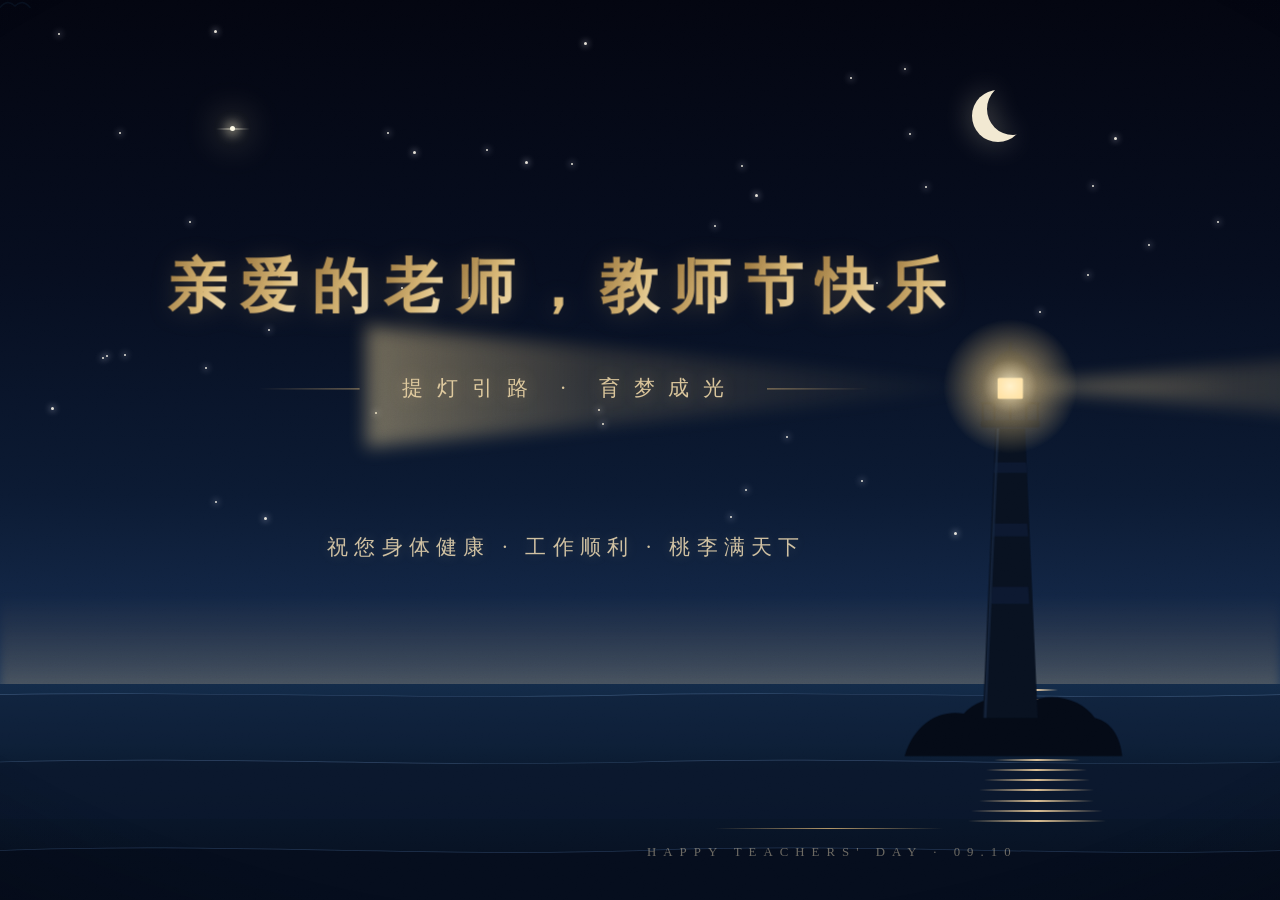
<file: index.html>
<!doctype html>
<html lang="en">
  <head>
    <meta charset="UTF-8" />
    <meta name="viewport" content="width=device-width, initial-scale=1.0" />
    <title>教师节快乐 · 感恩有你</title>
    <script type="module" crossorigin src="./assets/index-UPSd-VNZ.js"></script>
    <link rel="stylesheet" crossorigin href="./assets/index-CR8tb0gQ.css">
  </head>
  <body>
    <div id="root"></div>

  </body>
</html>
</file>
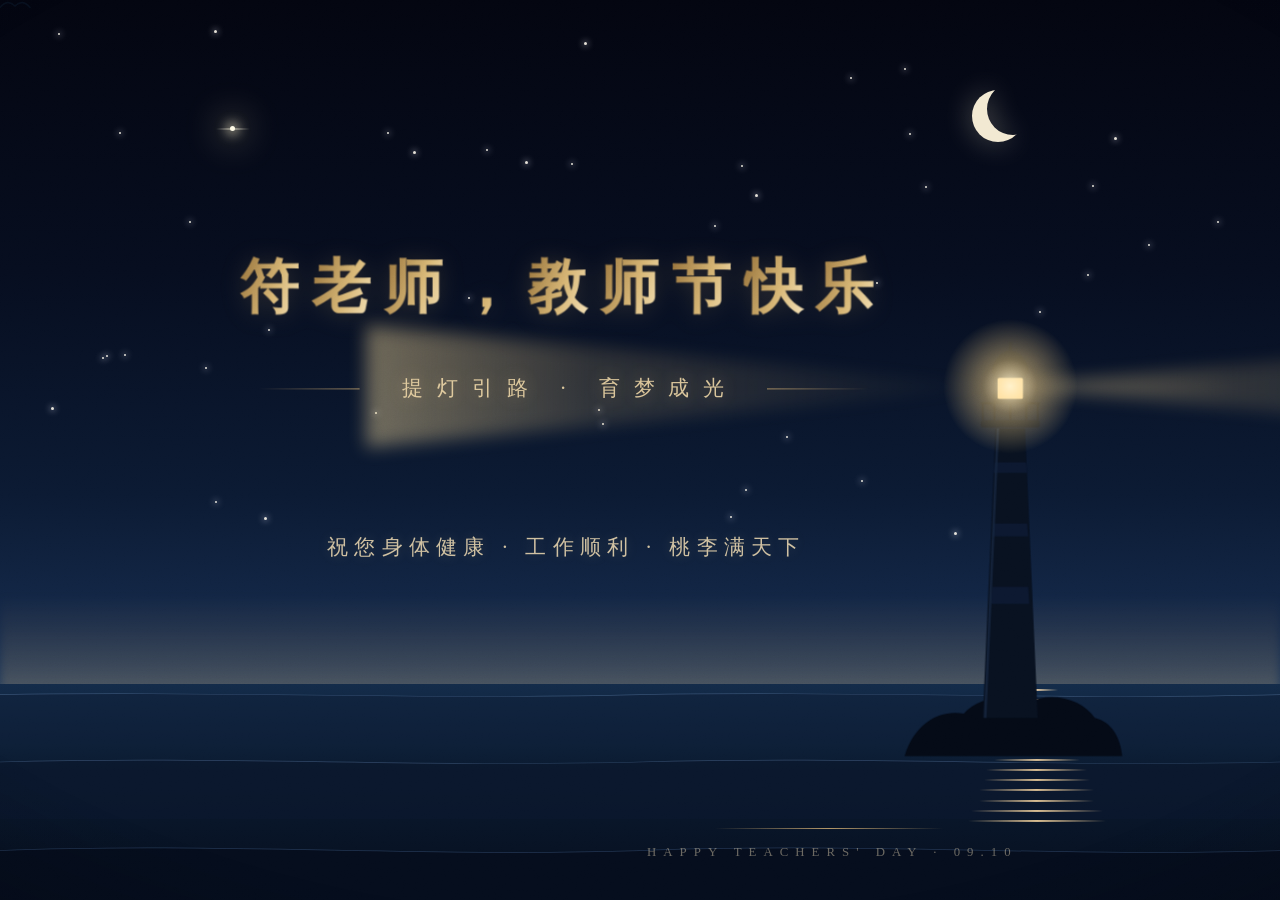
<file: fu/index.html>
<!doctype html>
<html lang="en">
  <head>
    <meta charset="UTF-8" />
    <meta name="viewport" content="width=device-width, initial-scale=1.0" />
    <title>教师节快乐 · 符老师</title>
    <script type="module" crossorigin src="./assets/index-CQavZD42.js"></script>
    <link rel="stylesheet" crossorigin href="./assets/index-CR8tb0gQ.css">
  </head>
  <body>
    <div id="root"></div>

  </body>
</html>
</file>
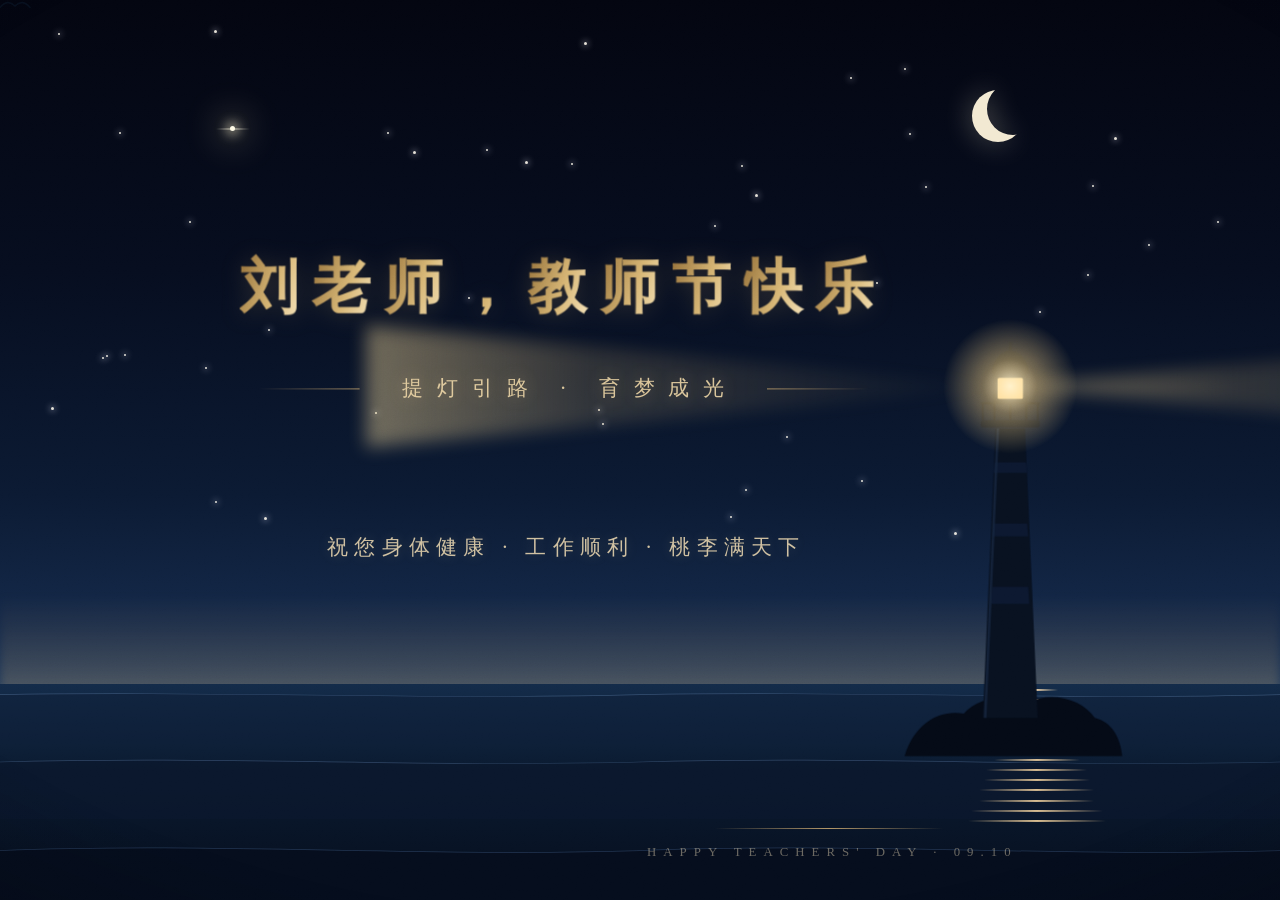
<file: liu/index.html>
<!doctype html>
<html lang="en">
  <head>
    <meta charset="UTF-8" />
    <meta name="viewport" content="width=device-width, initial-scale=1.0" />
    <title>教师节快乐 · 刘老师</title>
    <script type="module" crossorigin src="./assets/index-lcgzaI37.js"></script>
    <link rel="stylesheet" crossorigin href="./assets/index-CR8tb0gQ.css">
  </head>
  <body>
    <div id="root"></div>

  </body>
</html>
</file>
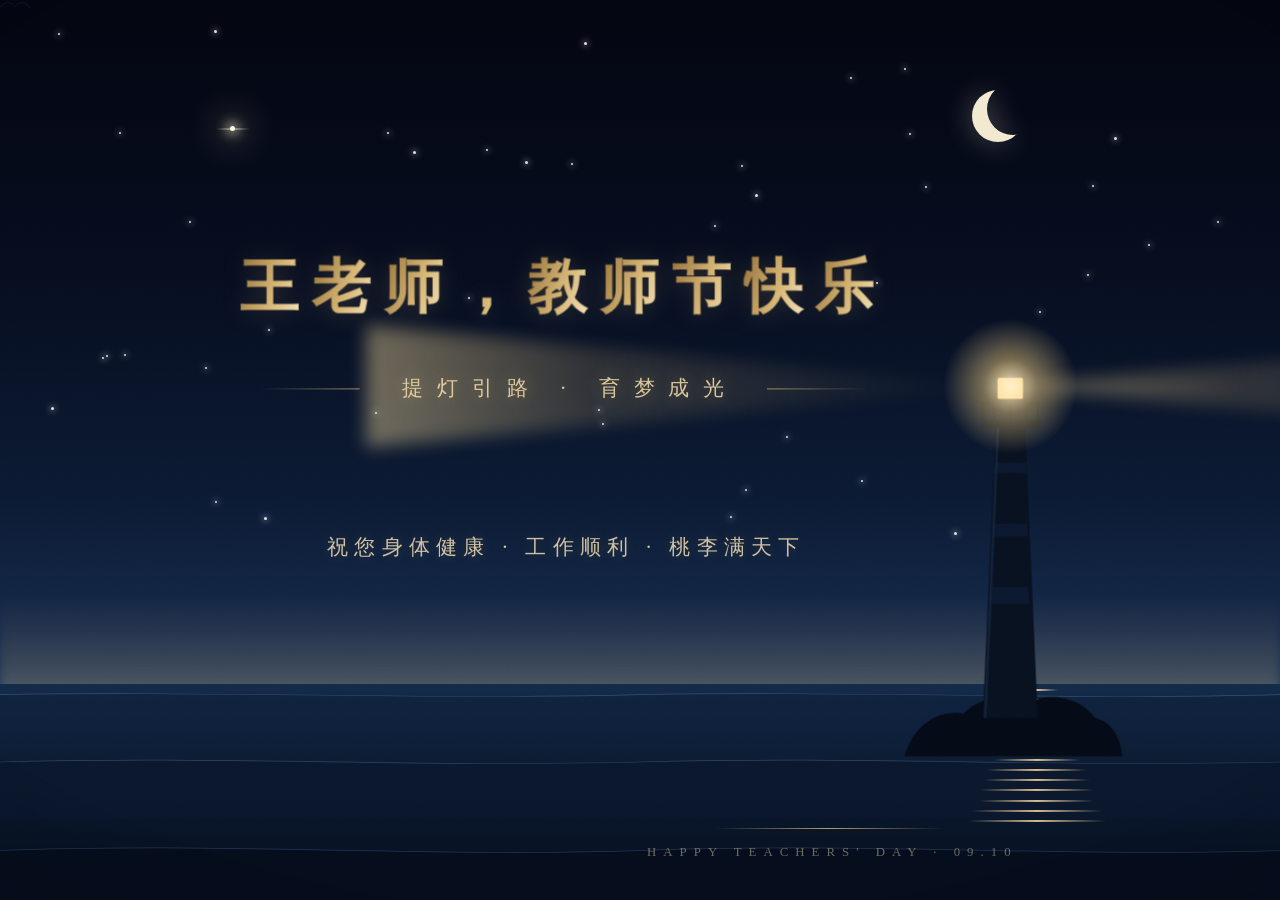
<file: wang/index.html>
<!doctype html>
<html lang="en">
  <head>
    <meta charset="UTF-8" />
    <meta name="viewport" content="width=device-width, initial-scale=1.0" />
    <title>教师节快乐 · 王老师</title>
    <script type="module" crossorigin src="./assets/index-4Q0hq8ON.js"></script>
    <link rel="stylesheet" crossorigin href="./assets/index-CR8tb0gQ.css">
  </head>
  <body>
    <div id="root"></div>

  </body>
</html>
</file>
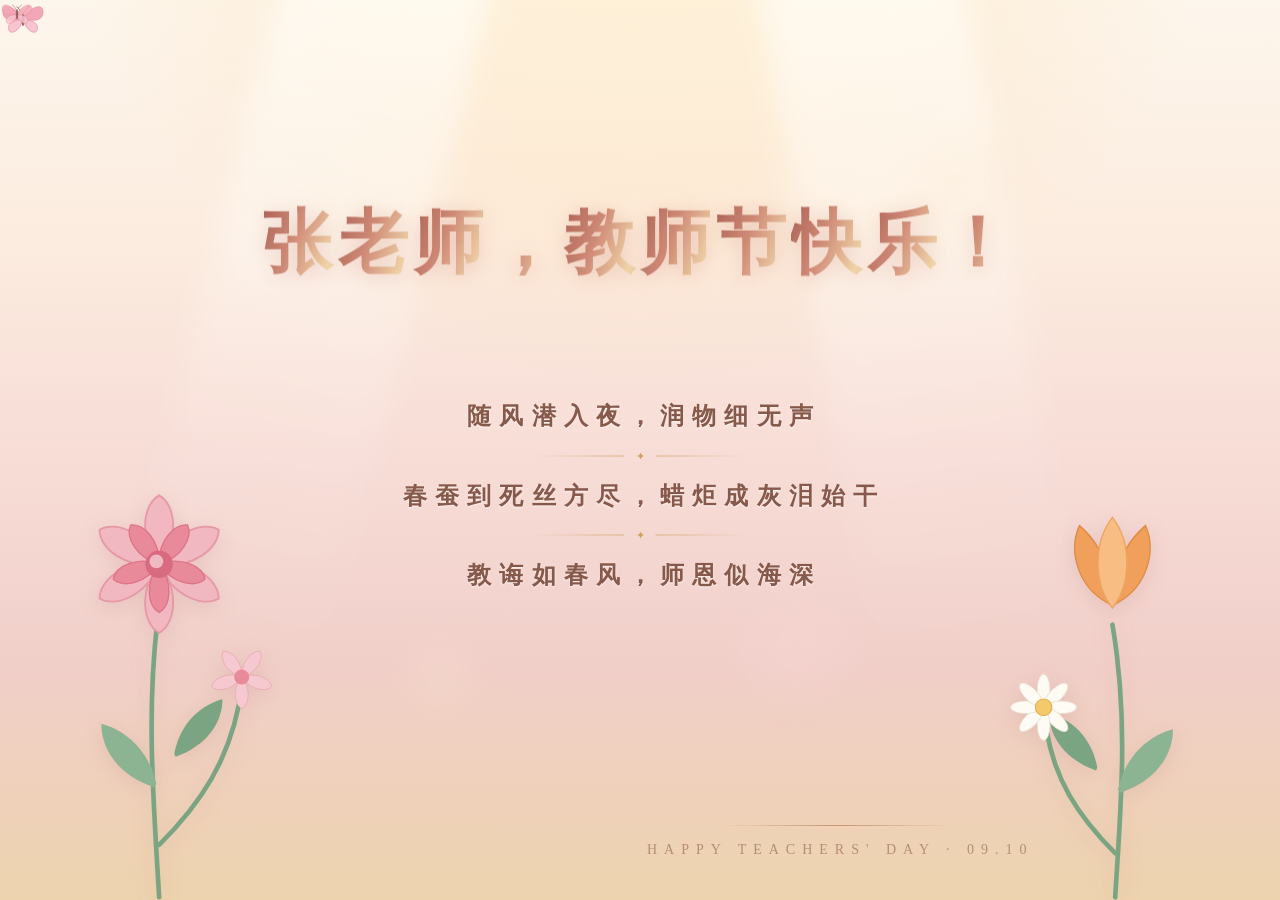
<file: zhang/index.html>
<!doctype html>
<html lang="en">
  <head>
    <meta charset="UTF-8" />
    <meta name="viewport" content="width=device-width, initial-scale=1.0" />
    <title>教师节快乐 · 张老师</title>
    <script type="module" crossorigin src="./assets/index-BqU4fGas.js"></script>
    <link rel="stylesheet" crossorigin href="./assets/index-CBJTY0bW.css">
  </head>
  <body>
    <div id="root"></div>

  </body>
</html>
</file>
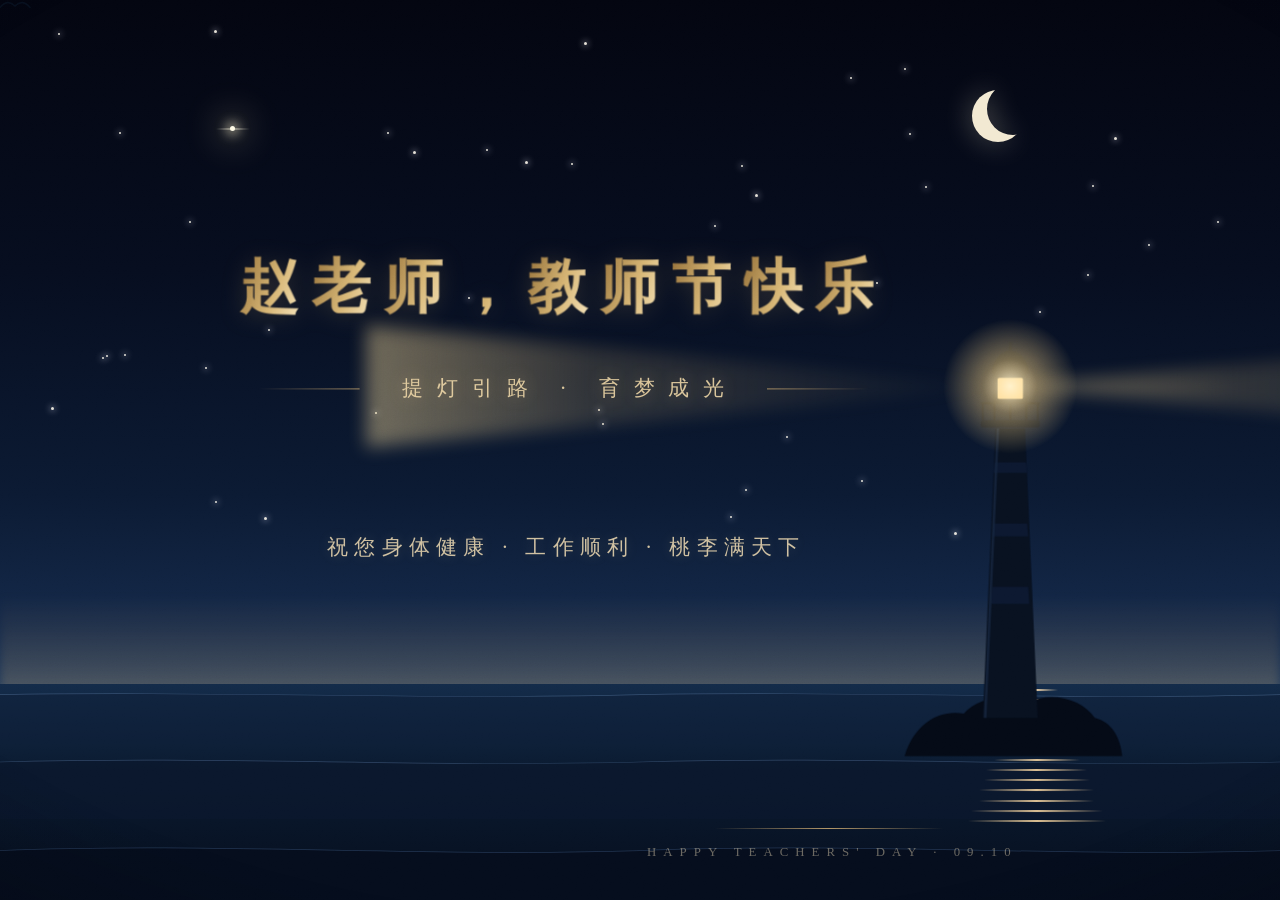
<file: zhao/index.html>
<!doctype html>
<html lang="en">
  <head>
    <meta charset="UTF-8" />
    <meta name="viewport" content="width=device-width, initial-scale=1.0" />
    <title>教师节快乐 · 赵老师</title>
    <script type="module" crossorigin src="./assets/index-a_Gm0K8I.js"></script>
    <link rel="stylesheet" crossorigin href="./assets/index-CR8tb0gQ.css">
  </head>
  <body>
    <div id="root"></div>

  </body>
</html>
</file>
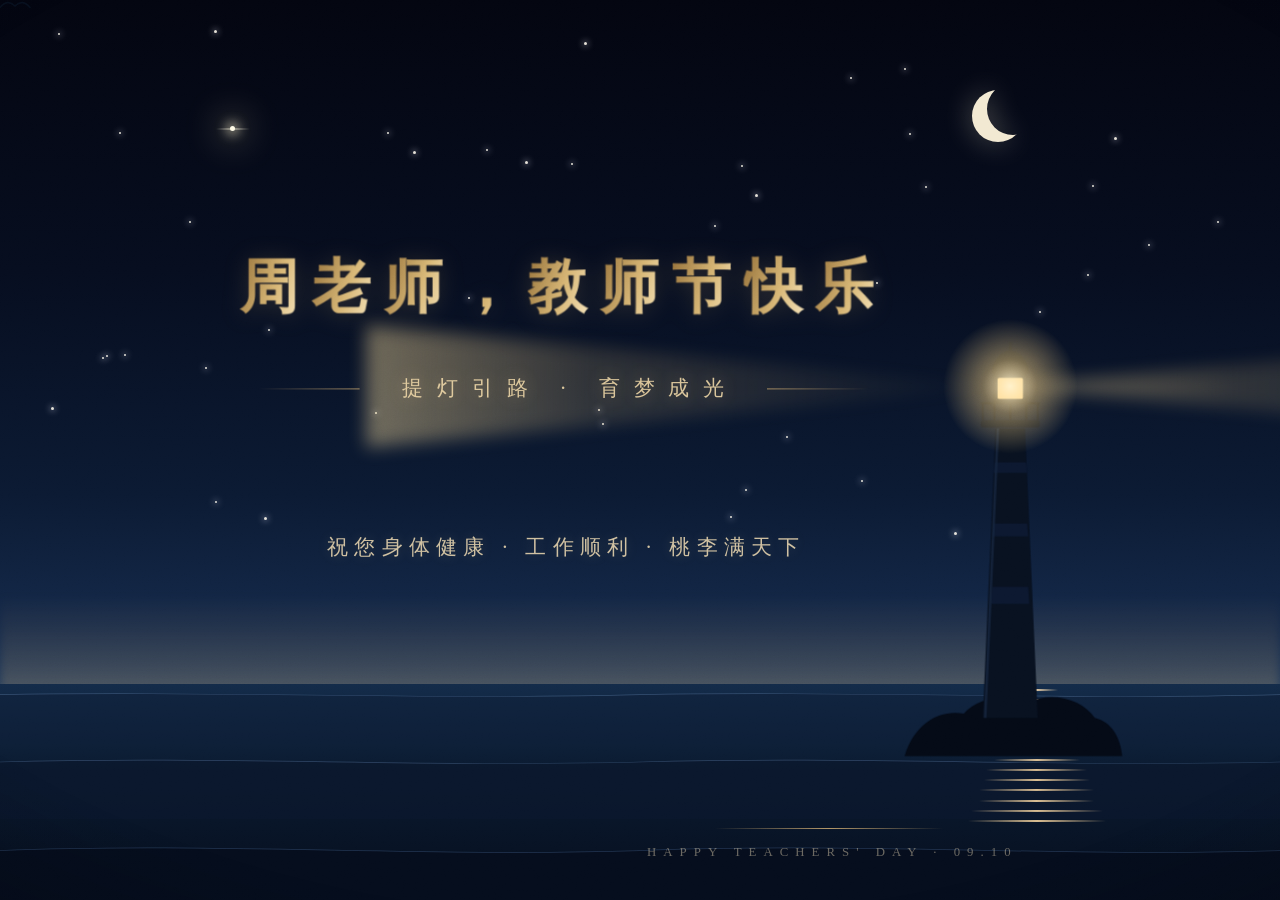
<file: zhou/index.html>
<!doctype html>
<html lang="en">
  <head>
    <meta charset="UTF-8" />
    <meta name="viewport" content="width=device-width, initial-scale=1.0" />
    <title>教师节快乐 · 周老师</title>
    <script type="module" crossorigin src="./assets/index-Brj8vE3i.js"></script>
    <link rel="stylesheet" crossorigin href="./assets/index-CR8tb0gQ.css">
  </head>
  <body>
    <div id="root"></div>

  </body>
</html>
</file>
<file: assets/index-CR8tb0gQ.css>
*,:before,:after{--tw-border-spacing-x: 0;--tw-border-spacing-y: 0;--tw-translate-x: 0;--tw-translate-y: 0;--tw-rotate: 0;--tw-skew-x: 0;--tw-skew-y: 0;--tw-scale-x: 1;--tw-scale-y: 1;--tw-pan-x: ;--tw-pan-y: ;--tw-pinch-zoom: ;--tw-scroll-snap-strictness: proximity;--tw-gradient-from-position: ;--tw-gradient-via-position: ;--tw-gradient-to-position: ;--tw-ordinal: ;--tw-slashed-zero: ;--tw-numeric-figure: ;--tw-numeric-spacing: ;--tw-numeric-fraction: ;--tw-ring-inset: ;--tw-ring-offset-width: 0px;--tw-ring-offset-color: #fff;--tw-ring-color: rgb(59 130 246 / .5);--tw-ring-offset-shadow: 0 0 #0000;--tw-ring-shadow: 0 0 #0000;--tw-shadow: 0 0 #0000;--tw-shadow-colored: 0 0 #0000;--tw-blur: ;--tw-brightness: ;--tw-contrast: ;--tw-grayscale: ;--tw-hue-rotate: ;--tw-invert: ;--tw-saturate: ;--tw-sepia: ;--tw-drop-shadow: ;--tw-backdrop-blur: ;--tw-backdrop-brightness: ;--tw-backdrop-contrast: ;--tw-backdrop-grayscale: ;--tw-backdrop-hue-rotate: ;--tw-backdrop-invert: ;--tw-backdrop-opacity: ;--tw-backdrop-saturate: ;--tw-backdrop-sepia: ;--tw-contain-size: ;--tw-contain-layout: ;--tw-contain-paint: ;--tw-contain-style: }::backdrop{--tw-border-spacing-x: 0;--tw-border-spacing-y: 0;--tw-translate-x: 0;--tw-translate-y: 0;--tw-rotate: 0;--tw-skew-x: 0;--tw-skew-y: 0;--tw-scale-x: 1;--tw-scale-y: 1;--tw-pan-x: ;--tw-pan-y: ;--tw-pinch-zoom: ;--tw-scroll-snap-strictness: proximity;--tw-gradient-from-position: ;--tw-gradient-via-position: ;--tw-gradient-to-position: ;--tw-ordinal: ;--tw-slashed-zero: ;--tw-numeric-figure: ;--tw-numeric-spacing: ;--tw-numeric-fraction: ;--tw-ring-inset: ;--tw-ring-offset-width: 0px;--tw-ring-offset-color: #fff;--tw-ring-color: rgb(59 130 246 / .5);--tw-ring-offset-shadow: 0 0 #0000;--tw-ring-shadow: 0 0 #0000;--tw-shadow: 0 0 #0000;--tw-shadow-colored: 0 0 #0000;--tw-blur: ;--tw-brightness: ;--tw-contrast: ;--tw-grayscale: ;--tw-hue-rotate: ;--tw-invert: ;--tw-saturate: ;--tw-sepia: ;--tw-drop-shadow: ;--tw-backdrop-blur: ;--tw-backdrop-brightness: ;--tw-backdrop-contrast: ;--tw-backdrop-grayscale: ;--tw-backdrop-hue-rotate: ;--tw-backdrop-invert: ;--tw-backdrop-opacity: ;--tw-backdrop-saturate: ;--tw-backdrop-sepia: ;--tw-contain-size: ;--tw-contain-layout: ;--tw-contain-paint: ;--tw-contain-style: }*,:before,:after{box-sizing:border-box;border-width:0;border-style:solid;border-color:#e5e7eb}:before,:after{--tw-content: ""}html,:host{line-height:1.5;-webkit-text-size-adjust:100%;-moz-tab-size:4;-o-tab-size:4;tab-size:4;font-family:ui-sans-serif,system-ui,sans-serif,"Apple Color Emoji","Segoe UI Emoji",Segoe UI Symbol,"Noto Color Emoji";font-feature-settings:normal;font-variation-settings:normal;-webkit-tap-highlight-color:transparent}body{margin:0;line-height:inherit}hr{height:0;color:inherit;border-top-width:1px}abbr:where([title]){-webkit-text-decoration:underline dotted;text-decoration:underline dotted}h1,h2,h3,h4,h5,h6{font-size:inherit;font-weight:inherit}a{color:inherit;text-decoration:inherit}b,strong{font-weight:bolder}code,kbd,samp,pre{font-family:ui-monospace,SFMono-Regular,Menlo,Monaco,Consolas,Liberation Mono,Courier New,monospace;font-feature-settings:normal;font-variation-settings:normal;font-size:1em}small{font-size:80%}sub,sup{font-size:75%;line-height:0;position:relative;vertical-align:baseline}sub{bottom:-.25em}sup{top:-.5em}table{text-indent:0;border-color:inherit;border-collapse:collapse}button,input,optgroup,select,textarea{font-family:inherit;font-feature-settings:inherit;font-variation-settings:inherit;font-size:100%;font-weight:inherit;line-height:inherit;letter-spacing:inherit;color:inherit;margin:0;padding:0}button,select{text-transform:none}button,input:where([type=button]),input:where([type=reset]),input:where([type=submit]){-webkit-appearance:button;background-color:transparent;background-image:none}:-moz-focusring{outline:auto}:-moz-ui-invalid{box-shadow:none}progress{vertical-align:baseline}::-webkit-inner-spin-button,::-webkit-outer-spin-button{height:auto}[type=search]{-webkit-appearance:textfield;outline-offset:-2px}::-webkit-search-decoration{-webkit-appearance:none}::-webkit-file-upload-button{-webkit-appearance:button;font:inherit}summary{display:list-item}blockquote,dl,dd,h1,h2,h3,h4,h5,h6,hr,figure,p,pre{margin:0}fieldset{margin:0;padding:0}legend{padding:0}ol,ul,menu{list-style:none;margin:0;padding:0}dialog{padding:0}textarea{resize:vertical}input::-moz-placeholder,textarea::-moz-placeholder{opacity:1;color:#9ca3af}input::placeholder,textarea::placeholder{opacity:1;color:#9ca3af}button,[role=button]{cursor:pointer}:disabled{cursor:default}img,svg,video,canvas,audio,iframe,embed,object{display:block;vertical-align:middle}img,video{max-width:100%;height:auto}[hidden]:where(:not([hidden=until-found])){display:none}:root{--background: 0 0% 100%;--foreground: 240 10% 3.9%;--card: 0 0% 100%;--card-foreground: 240 10% 3.9%;--popover: 0 0% 100%;--popover-foreground: 240 10% 3.9%;--primary: 240 5.9% 10%;--primary-foreground: 0 0% 98%;--secondary: 240 4.8% 95.9%;--secondary-foreground: 240 5.9% 10%;--muted: 240 4.8% 95.9%;--muted-foreground: 240 3.8% 46.1%;--accent: 240 4.8% 95.9%;--accent-foreground: 240 5.9% 10%;--destructive: 0 84.2% 60.2%;--destructive-foreground: 0 0% 98%;--border: 240 5.9% 90%;--input: 240 5.9% 90%;--ring: 240 5.9% 10%;--radius: .625rem;--sidebar-background: 0 0% 98%;--sidebar-foreground: 240 5.3% 26.1%;--sidebar-primary: 240 5.9% 10%;--sidebar-primary-foreground: 0 0% 98%;--sidebar-accent: 240 4.8% 95.9%;--sidebar-accent-foreground: 240 5.9% 10%;--sidebar-border: 220 13% 91%;--sidebar-ring: 217.2 91.2% 59.8%}.dark{--background: 240 10% 3.9%;--foreground: 0 0% 98%;--card: 240 10% 3.9%;--card-foreground: 0 0% 98%;--popover: 240 10% 3.9%;--popover-foreground: 0 0% 98%;--primary: 0 0% 98%;--primary-foreground: 240 5.9% 10%;--secondary: 240 3.7% 15.9%;--secondary-foreground: 0 0% 98%;--muted: 240 3.7% 15.9%;--muted-foreground: 240 5% 64.9%;--accent: 240 3.7% 15.9%;--accent-foreground: 0 0% 98%;--destructive: 0 62.8% 30.6%;--destructive-foreground: 0 0% 98%;--border: 240 3.7% 15.9%;--input: 240 3.7% 15.9%;--ring: 240 4.9% 83.9%;--sidebar-background: 240 5.9% 10%;--sidebar-foreground: 240 4.8% 95.9%;--sidebar-primary: 224.3 76.3% 48%;--sidebar-primary-foreground: 0 0% 100%;--sidebar-accent: 240 3.7% 15.9%;--sidebar-accent-foreground: 240 4.8% 95.9%;--sidebar-border: 240 3.7% 15.9%;--sidebar-ring: 217.2 91.2% 59.8%}*{border-color:hsl(var(--border))}body{background-color:hsl(var(--background));color:hsl(var(--foreground))}.sr-only{position:absolute;width:1px;height:1px;padding:0;margin:-1px;overflow:hidden;clip:rect(0,0,0,0);white-space:nowrap;border-width:0}.pointer-events-none{pointer-events:none}.visible{visibility:visible}.invisible{visibility:hidden}.fixed{position:fixed}.absolute{position:absolute}.relative{position:relative}.inset-0{inset:0}.inset-x-0{left:0;right:0}.inset-y-0{top:0;bottom:0}.-bottom-12{bottom:-3rem}.-left-12{left:-3rem}.-right-12{right:-3rem}.-top-12{top:-3rem}.bottom-0{bottom:0}.left-0{left:0}.left-1\/2{left:50%}.left-2{left:.5rem}.left-\[50\%\]{left:50%}.right-0{right:0}.right-1{right:.25rem}.right-2{right:.5rem}.right-3{right:.75rem}.right-4{right:1rem}.top-0{top:0}.top-1\.5{top:.375rem}.top-1\/2{top:50%}.top-3\.5{top:.875rem}.top-4{top:1rem}.top-\[1px\]{top:1px}.top-\[50\%\]{top:50%}.top-\[60\%\]{top:60%}.top-full{top:100%}.isolate{isolation:isolate}.z-10{z-index:10}.z-20{z-index:20}.z-50{z-index:50}.z-\[1\]{z-index:1}.order-first{order:-9999}.order-last{order:9999}.col-start-2{grid-column-start:2}.row-span-2{grid-row:span 2 / span 2}.row-start-1{grid-row-start:1}.\!m-0{margin:0!important}.-mx-1{margin-left:-.25rem;margin-right:-.25rem}.-my-2{margin-top:-.5rem;margin-bottom:-.5rem}.mx-2{margin-left:.5rem;margin-right:.5rem}.mx-3\.5{margin-left:.875rem;margin-right:.875rem}.mx-auto{margin-left:auto;margin-right:auto}.my-0{margin-top:0;margin-bottom:0}.my-0\.5{margin-top:.125rem;margin-bottom:.125rem}.my-1{margin-top:.25rem;margin-bottom:.25rem}.-ml-4{margin-left:-1rem}.-mt-4{margin-top:-1rem}.mb-2{margin-bottom:.5rem}.mb-3{margin-bottom:.75rem}.ml-1{margin-left:.25rem}.ml-4{margin-left:1rem}.ml-auto{margin-left:auto}.mt-1\.5{margin-top:.375rem}.mt-2{margin-top:.5rem}.mt-4{margin-top:1rem}.mt-auto{margin-top:auto}.line-clamp-1{overflow:hidden;display:-webkit-box;-webkit-box-orient:vertical;-webkit-line-clamp:1}.line-clamp-2{overflow:hidden;display:-webkit-box;-webkit-box-orient:vertical;-webkit-line-clamp:2}.block{display:block}.flex{display:flex}.inline-flex{display:inline-flex}.table{display:table}.table-caption{display:table-caption}.table-cell{display:table-cell}.table-row{display:table-row}.grid{display:grid}.hidden{display:none}.aspect-square{aspect-ratio:1 / 1}.aspect-video{aspect-ratio:16 / 9}.size-10{width:2.5rem;height:2.5rem}.size-2{width:.5rem;height:.5rem}.size-2\.5{width:.625rem;height:.625rem}.size-3{width:.75rem;height:.75rem}.size-3\.5{width:.875rem;height:.875rem}.size-4{width:1rem;height:1rem}.size-6{width:1.5rem;height:1.5rem}.size-7{width:1.75rem;height:1.75rem}.size-8{width:2rem;height:2rem}.size-9{width:2.25rem;height:2.25rem}.size-auto{width:auto;height:auto}.size-full{width:100%;height:100%}.h-1\.5{height:.375rem}.h-10{height:2.5rem}.h-12{height:3rem}.h-2{height:.5rem}.h-2\.5{height:.625rem}.h-4{height:1rem}.h-5{height:1.25rem}.h-6{height:1.5rem}.h-7{height:1.75rem}.h-8{height:2rem}.h-9{height:2.25rem}.h-\[1\.15rem\]{height:1.15rem}.h-\[calc\(100\%-1px\)\]{height:calc(100% - 1px)}.h-\[var\(--radix-navigation-menu-viewport-height\)\]{height:var(--radix-navigation-menu-viewport-height)}.h-\[var\(--radix-select-trigger-height\)\]{height:var(--radix-select-trigger-height)}.h-auto{height:auto}.h-full{height:100%}.h-px{height:1px}.h-svh{height:100svh}.max-h-\[300px\]{max-height:300px}.min-h-0{min-height:0px}.min-h-16{min-height:4rem}.min-h-4{min-height:1rem}.min-h-svh{min-height:100svh}.w-0{width:0px}.w-1{width:.25rem}.w-2{width:.5rem}.w-2\.5{width:.625rem}.w-3{width:.75rem}.w-3\/4{width:75%}.w-4{width:1rem}.w-5{width:1.25rem}.w-64{width:16rem}.w-72{width:18rem}.w-8{width:2rem}.w-9{width:2.25rem}.w-\[100px\]{width:100px}.w-auto{width:auto}.w-fit{width:-moz-fit-content;width:fit-content}.w-full{width:100%}.w-max{width:-moz-max-content;width:max-content}.w-px{width:1px}.min-w-0{min-width:0px}.min-w-10{min-width:2.5rem}.min-w-5{min-width:1.25rem}.min-w-8{min-width:2rem}.min-w-9{min-width:2.25rem}.min-w-\[12rem\]{min-width:12rem}.min-w-\[8rem\]{min-width:8rem}.min-w-\[var\(--radix-select-trigger-width\)\]{min-width:var(--radix-select-trigger-width)}.max-w-\[calc\(100\%-2rem\)\]{max-width:calc(100% - 2rem)}.max-w-max{max-width:-moz-max-content;max-width:max-content}.max-w-sm{max-width:24rem}.flex-1{flex:1 1 0%}.shrink-0{flex-shrink:0}.grow{flex-grow:1}.grow-0{flex-grow:0}.basis-full{flex-basis:100%}.caption-bottom{caption-side:bottom}.border-collapse{border-collapse:collapse}.-translate-x-1\/2{--tw-translate-x: -50%;transform:translate(var(--tw-translate-x),var(--tw-translate-y)) rotate(var(--tw-rotate)) skew(var(--tw-skew-x)) skewY(var(--tw-skew-y)) scaleX(var(--tw-scale-x)) scaleY(var(--tw-scale-y))}.-translate-x-px{--tw-translate-x: -1px;transform:translate(var(--tw-translate-x),var(--tw-translate-y)) rotate(var(--tw-rotate)) skew(var(--tw-skew-x)) skewY(var(--tw-skew-y)) scaleX(var(--tw-scale-x)) scaleY(var(--tw-scale-y))}.-translate-y-1\/2{--tw-translate-y: -50%;transform:translate(var(--tw-translate-x),var(--tw-translate-y)) rotate(var(--tw-rotate)) skew(var(--tw-skew-x)) skewY(var(--tw-skew-y)) scaleX(var(--tw-scale-x)) scaleY(var(--tw-scale-y))}.translate-x-\[-50\%\]{--tw-translate-x: -50%;transform:translate(var(--tw-translate-x),var(--tw-translate-y)) rotate(var(--tw-rotate)) skew(var(--tw-skew-x)) skewY(var(--tw-skew-y)) scaleX(var(--tw-scale-x)) scaleY(var(--tw-scale-y))}.translate-x-px{--tw-translate-x: 1px;transform:translate(var(--tw-translate-x),var(--tw-translate-y)) rotate(var(--tw-rotate)) skew(var(--tw-skew-x)) skewY(var(--tw-skew-y)) scaleX(var(--tw-scale-x)) scaleY(var(--tw-scale-y))}.translate-y-0\.5{--tw-translate-y: .125rem;transform:translate(var(--tw-translate-x),var(--tw-translate-y)) rotate(var(--tw-rotate)) skew(var(--tw-skew-x)) skewY(var(--tw-skew-y)) scaleX(var(--tw-scale-x)) scaleY(var(--tw-scale-y))}.translate-y-\[-50\%\]{--tw-translate-y: -50%;transform:translate(var(--tw-translate-x),var(--tw-translate-y)) rotate(var(--tw-rotate)) skew(var(--tw-skew-x)) skewY(var(--tw-skew-y)) scaleX(var(--tw-scale-x)) scaleY(var(--tw-scale-y))}.translate-y-\[calc\(-50\%_-_2px\)\]{--tw-translate-y: calc(-50% - 2px) ;transform:translate(var(--tw-translate-x),var(--tw-translate-y)) rotate(var(--tw-rotate)) skew(var(--tw-skew-x)) skewY(var(--tw-skew-y)) scaleX(var(--tw-scale-x)) scaleY(var(--tw-scale-y))}.rotate-45{--tw-rotate: 45deg;transform:translate(var(--tw-translate-x),var(--tw-translate-y)) rotate(var(--tw-rotate)) skew(var(--tw-skew-x)) skewY(var(--tw-skew-y)) scaleX(var(--tw-scale-x)) scaleY(var(--tw-scale-y))}.rotate-90{--tw-rotate: 90deg;transform:translate(var(--tw-translate-x),var(--tw-translate-y)) rotate(var(--tw-rotate)) skew(var(--tw-skew-x)) skewY(var(--tw-skew-y)) scaleX(var(--tw-scale-x)) scaleY(var(--tw-scale-y))}.transform{transform:translate(var(--tw-translate-x),var(--tw-translate-y)) rotate(var(--tw-rotate)) skew(var(--tw-skew-x)) skewY(var(--tw-skew-y)) scaleX(var(--tw-scale-x)) scaleY(var(--tw-scale-y))}@keyframes caret-blink{0%,70%,to{opacity:1}20%,50%{opacity:0}}.animate-caret-blink{animation:caret-blink 1.25s ease-out infinite}@keyframes pulse{50%{opacity:.5}}.animate-pulse{animation:pulse 2s cubic-bezier(.4,0,.6,1) infinite}@keyframes spin{to{transform:rotate(360deg)}}.animate-spin{animation:spin 1s linear infinite}.cursor-default{cursor:default}.cursor-text{cursor:text}.touch-none{touch-action:none}.select-none{-webkit-user-select:none;-moz-user-select:none;user-select:none}.resize-none{resize:none}.scroll-my-1{scroll-margin-top:.25rem;scroll-margin-bottom:.25rem}.scroll-py-1{scroll-padding-top:.25rem;scroll-padding-bottom:.25rem}.list-disc{list-style-type:disc}.list-none{list-style-type:none}.auto-rows-min{grid-auto-rows:min-content}.grid-cols-\[0_1fr\]{grid-template-columns:0 1fr}.grid-rows-\[auto_auto\]{grid-template-rows:auto auto}.flex-row{flex-direction:row}.flex-col{flex-direction:column}.flex-col-reverse{flex-direction:column-reverse}.flex-wrap{flex-wrap:wrap}.place-content-center{place-content:center}.items-start{align-items:flex-start}.items-end{align-items:flex-end}.items-center{align-items:center}.items-stretch{align-items:stretch}.justify-start{justify-content:flex-start}.justify-center{justify-content:center}.justify-between{justify-content:space-between}.justify-items-start{justify-items:start}.gap-0\.5{gap:.125rem}.gap-1{gap:.25rem}.gap-1\.5{gap:.375rem}.gap-2{gap:.5rem}.gap-2\.5{gap:.625rem}.gap-3{gap:.75rem}.gap-4{gap:1rem}.gap-6{gap:1.5rem}.gap-7{gap:1.75rem}.gap-\[--spacing\(var\(--gap\)\)\]{gap:var(--spacing(var(--gap)))}.gap-y-0\.5{row-gap:.125rem}.self-start{align-self:flex-start}.self-stretch{align-self:stretch}.justify-self-end{justify-self:end}.overflow-auto{overflow:auto}.overflow-hidden{overflow:hidden}.overflow-x-auto{overflow-x:auto}.overflow-y-auto{overflow-y:auto}.overflow-x-hidden{overflow-x:hidden}.whitespace-nowrap{white-space:nowrap}.text-balance{text-wrap:balance}.break-words{overflow-wrap:break-word}.rounded-\[2px\]{border-radius:2px}.rounded-\[4px\]{border-radius:4px}.rounded-\[calc\(var\(--radius\)-5px\)\]{border-radius:calc(var(--radius) - 5px)}.rounded-\[inherit\]{border-radius:inherit}.rounded-full{border-radius:9999px}.rounded-lg{border-radius:var(--radius)}.rounded-md{border-radius:calc(var(--radius) - 2px)}.rounded-none{border-radius:0}.rounded-sm{border-radius:calc(var(--radius) - 4px)}.rounded-xl{border-radius:calc(var(--radius) + 4px)}.rounded-xs{border-radius:calc(var(--radius) - 6px)}.rounded-l-md{border-top-left-radius:calc(var(--radius) - 2px);border-bottom-left-radius:calc(var(--radius) - 2px)}.rounded-r-md{border-top-right-radius:calc(var(--radius) - 2px);border-bottom-right-radius:calc(var(--radius) - 2px)}.rounded-tl-sm{border-top-left-radius:calc(var(--radius) - 4px)}.border{border-width:1px}.border-0{border-width:0px}.border-\[1\.5px\]{border-width:1.5px}.border-y{border-top-width:1px;border-bottom-width:1px}.border-b{border-bottom-width:1px}.border-l{border-left-width:1px}.border-r{border-right-width:1px}.border-t{border-top-width:1px}.border-dashed{border-style:dashed}.border-border{border-color:hsl(var(--border))}.border-border\/50{border-color:hsl(var(--border) / .5)}.border-input{border-color:hsl(var(--input))}.border-primary{border-color:hsl(var(--primary))}.border-sidebar-border{border-color:hsl(var(--sidebar-border))}.border-transparent{border-color:transparent}.border-l-transparent{border-left-color:transparent}.border-t-transparent{border-top-color:transparent}.bg-accent{background-color:hsl(var(--accent))}.bg-background{background-color:hsl(var(--background))}.bg-black\/50{background-color:#00000080}.bg-border{background-color:hsl(var(--border))}.bg-card{background-color:hsl(var(--card))}.bg-destructive{--tw-bg-opacity: 1;background-color:hsl(var(--destructive) / var(--tw-bg-opacity, 1))}.bg-foreground{background-color:hsl(var(--foreground))}.bg-input{background-color:hsl(var(--input))}.bg-muted{background-color:hsl(var(--muted))}.bg-muted\/50{background-color:hsl(var(--muted) / .5)}.bg-popover{background-color:hsl(var(--popover))}.bg-primary{background-color:hsl(var(--primary))}.bg-primary\/20{background-color:hsl(var(--primary) / .2)}.bg-secondary{background-color:hsl(var(--secondary))}.bg-sidebar{background-color:hsl(var(--sidebar-background))}.bg-sidebar-border{background-color:hsl(var(--sidebar-border))}.bg-transparent{background-color:transparent}.bg-white{--tw-bg-opacity: 1;background-color:rgb(255 255 255 / var(--tw-bg-opacity, 1))}.fill-current{fill:currentColor}.fill-foreground{fill:hsl(var(--foreground))}.fill-primary{fill:hsl(var(--primary))}.p-0{padding:0}.p-1{padding:.25rem}.p-2{padding:.5rem}.p-3{padding:.75rem}.p-4{padding:1rem}.p-6{padding:1.5rem}.p-\[3px\]{padding:3px}.p-px{padding:1px}.px-1{padding-left:.25rem;padding-right:.25rem}.px-1\.5{padding-left:.375rem;padding-right:.375rem}.px-2{padding-left:.5rem;padding-right:.5rem}.px-2\.5{padding-left:.625rem;padding-right:.625rem}.px-3{padding-left:.75rem;padding-right:.75rem}.px-4{padding-left:1rem;padding-right:1rem}.px-6{padding-left:1.5rem;padding-right:1.5rem}.py-0\.5{padding-top:.125rem;padding-bottom:.125rem}.py-1{padding-top:.25rem;padding-bottom:.25rem}.py-1\.5{padding-top:.375rem;padding-bottom:.375rem}.py-2{padding-top:.5rem;padding-bottom:.5rem}.py-3{padding-top:.75rem;padding-bottom:.75rem}.py-4{padding-top:1rem;padding-bottom:1rem}.py-6{padding-top:1.5rem;padding-bottom:1.5rem}.pb-3{padding-bottom:.75rem}.pb-4{padding-bottom:1rem}.pl-2{padding-left:.5rem}.pl-3{padding-left:.75rem}.pl-4{padding-left:1rem}.pl-8{padding-left:2rem}.pr-1{padding-right:.25rem}.pr-2{padding-right:.5rem}.pr-2\.5{padding-right:.625rem}.pr-3{padding-right:.75rem}.pr-8{padding-right:2rem}.pt-0{padding-top:0}.pt-3{padding-top:.75rem}.pt-4{padding-top:1rem}.text-left{text-align:left}.text-center{text-align:center}.align-middle{vertical-align:middle}.font-mono{font-family:ui-monospace,SFMono-Regular,Menlo,Monaco,Consolas,Liberation Mono,Courier New,monospace}.font-sans{font-family:ui-sans-serif,system-ui,sans-serif,"Apple Color Emoji","Segoe UI Emoji",Segoe UI Symbol,"Noto Color Emoji"}.text-\[0\.8rem\]{font-size:.8rem}.text-base{font-size:1rem;line-height:1.5rem}.text-lg{font-size:1.125rem;line-height:1.75rem}.text-sm{font-size:.875rem;line-height:1.25rem}.text-sm\/relaxed{font-size:.875rem;line-height:1.625}.text-xs{font-size:.75rem;line-height:1rem}.font-medium{font-weight:500}.font-normal{font-weight:400}.font-semibold{font-weight:600}.tabular-nums{--tw-numeric-spacing: tabular-nums;font-variant-numeric:var(--tw-ordinal) var(--tw-slashed-zero) var(--tw-numeric-figure) var(--tw-numeric-spacing) var(--tw-numeric-fraction)}.leading-none{line-height:1}.leading-normal{line-height:1.5}.leading-snug{line-height:1.375}.tracking-tight{letter-spacing:-.025em}.tracking-widest{letter-spacing:.1em}.text-accent-foreground{color:hsl(var(--accent-foreground))}.text-background{color:hsl(var(--background))}.text-card-foreground{color:hsl(var(--card-foreground))}.text-current{color:currentColor}.text-destructive{--tw-text-opacity: 1;color:hsl(var(--destructive) / var(--tw-text-opacity, 1))}.text-foreground{color:hsl(var(--foreground))}.text-muted-foreground{color:hsl(var(--muted-foreground))}.text-popover-foreground{color:hsl(var(--popover-foreground))}.text-primary{color:hsl(var(--primary))}.text-primary-foreground{color:hsl(var(--primary-foreground))}.text-secondary-foreground{color:hsl(var(--secondary-foreground))}.text-sidebar-foreground{color:hsl(var(--sidebar-foreground))}.text-sidebar-foreground\/70{color:hsl(var(--sidebar-foreground) / .7)}.text-white{--tw-text-opacity: 1;color:rgb(255 255 255 / var(--tw-text-opacity, 1))}.underline-offset-4{text-underline-offset:4px}.opacity-0{opacity:0}.opacity-50{opacity:.5}.opacity-70{opacity:.7}.shadow{--tw-shadow: 0 1px 3px 0 rgb(0 0 0 / .1), 0 1px 2px -1px rgb(0 0 0 / .1);--tw-shadow-colored: 0 1px 3px 0 var(--tw-shadow-color), 0 1px 2px -1px var(--tw-shadow-color);box-shadow:var(--tw-ring-offset-shadow, 0 0 #0000),var(--tw-ring-shadow, 0 0 #0000),var(--tw-shadow)}.shadow-\[0_0_0_1px_hsl\(var\(--sidebar-border\)\)\]{--tw-shadow: 0 0 0 1px hsl(var(--sidebar-border));--tw-shadow-colored: 0 0 0 1px var(--tw-shadow-color);box-shadow:var(--tw-ring-offset-shadow, 0 0 #0000),var(--tw-ring-shadow, 0 0 #0000),var(--tw-shadow)}.shadow-lg{--tw-shadow: 0 10px 15px -3px rgb(0 0 0 / .1), 0 4px 6px -4px rgb(0 0 0 / .1);--tw-shadow-colored: 0 10px 15px -3px var(--tw-shadow-color), 0 4px 6px -4px var(--tw-shadow-color);box-shadow:var(--tw-ring-offset-shadow, 0 0 #0000),var(--tw-ring-shadow, 0 0 #0000),var(--tw-shadow)}.shadow-md{--tw-shadow: 0 4px 6px -1px rgb(0 0 0 / .1), 0 2px 4px -2px rgb(0 0 0 / .1);--tw-shadow-colored: 0 4px 6px -1px var(--tw-shadow-color), 0 2px 4px -2px var(--tw-shadow-color);box-shadow:var(--tw-ring-offset-shadow, 0 0 #0000),var(--tw-ring-shadow, 0 0 #0000),var(--tw-shadow)}.shadow-none{--tw-shadow: 0 0 #0000;--tw-shadow-colored: 0 0 #0000;box-shadow:var(--tw-ring-offset-shadow, 0 0 #0000),var(--tw-ring-shadow, 0 0 #0000),var(--tw-shadow)}.shadow-sm{--tw-shadow: 0 1px 2px 0 rgb(0 0 0 / .05);--tw-shadow-colored: 0 1px 2px 0 var(--tw-shadow-color);box-shadow:var(--tw-ring-offset-shadow, 0 0 #0000),var(--tw-ring-shadow, 0 0 #0000),var(--tw-shadow)}.shadow-xl{--tw-shadow: 0 20px 25px -5px rgb(0 0 0 / .1), 0 8px 10px -6px rgb(0 0 0 / .1);--tw-shadow-colored: 0 20px 25px -5px var(--tw-shadow-color), 0 8px 10px -6px var(--tw-shadow-color);box-shadow:var(--tw-ring-offset-shadow, 0 0 #0000),var(--tw-ring-shadow, 0 0 #0000),var(--tw-shadow)}.shadow-xs{--tw-shadow: 0 1px 2px 0 rgb(0 0 0 / .05);--tw-shadow-colored: 0 1px 2px 0 var(--tw-shadow-color);box-shadow:var(--tw-ring-offset-shadow, 0 0 #0000),var(--tw-ring-shadow, 0 0 #0000),var(--tw-shadow)}.outline-none{outline:2px solid transparent;outline-offset:2px}.outline{outline-style:solid}.ring-0{--tw-ring-offset-shadow: var(--tw-ring-inset) 0 0 0 var(--tw-ring-offset-width) var(--tw-ring-offset-color);--tw-ring-shadow: var(--tw-ring-inset) 0 0 0 calc(0px + var(--tw-ring-offset-width)) var(--tw-ring-color);box-shadow:var(--tw-ring-offset-shadow),var(--tw-ring-shadow),var(--tw-shadow, 0 0 #0000)}.ring-ring\/50{--tw-ring-color: hsl(var(--ring) / .5)}.ring-sidebar-ring{--tw-ring-color: hsl(var(--sidebar-ring))}.ring-offset-background{--tw-ring-offset-color: hsl(var(--background))}.filter{filter:var(--tw-blur) var(--tw-brightness) var(--tw-contrast) var(--tw-grayscale) var(--tw-hue-rotate) var(--tw-invert) var(--tw-saturate) var(--tw-sepia) var(--tw-drop-shadow)}.transition{transition-property:color,background-color,border-color,text-decoration-color,fill,stroke,opacity,box-shadow,transform,filter,backdrop-filter;transition-timing-function:cubic-bezier(.4,0,.2,1);transition-duration:.15s}.transition-\[color\,box-shadow\]{transition-property:color,box-shadow;transition-timing-function:cubic-bezier(.4,0,.2,1);transition-duration:.15s}.transition-\[left\,right\,width\]{transition-property:left,right,width;transition-timing-function:cubic-bezier(.4,0,.2,1);transition-duration:.15s}.transition-\[margin\,opacity\]{transition-property:margin,opacity;transition-timing-function:cubic-bezier(.4,0,.2,1);transition-duration:.15s}.transition-\[width\,height\,padding\]{transition-property:width,height,padding;transition-timing-function:cubic-bezier(.4,0,.2,1);transition-duration:.15s}.transition-\[width\]{transition-property:width;transition-timing-function:cubic-bezier(.4,0,.2,1);transition-duration:.15s}.transition-all{transition-property:all;transition-timing-function:cubic-bezier(.4,0,.2,1);transition-duration:.15s}.transition-colors{transition-property:color,background-color,border-color,text-decoration-color,fill,stroke;transition-timing-function:cubic-bezier(.4,0,.2,1);transition-duration:.15s}.transition-none{transition-property:none}.transition-opacity{transition-property:opacity;transition-timing-function:cubic-bezier(.4,0,.2,1);transition-duration:.15s}.transition-shadow{transition-property:box-shadow;transition-timing-function:cubic-bezier(.4,0,.2,1);transition-duration:.15s}.transition-transform{transition-property:transform;transition-timing-function:cubic-bezier(.4,0,.2,1);transition-duration:.15s}.duration-100{transition-duration:.1s}.duration-1000{transition-duration:1s}.duration-200{transition-duration:.2s}.duration-300{transition-duration:.3s}.ease-in-out{transition-timing-function:cubic-bezier(.4,0,.2,1)}.ease-linear{transition-timing-function:linear}@keyframes enter{0%{opacity:var(--tw-enter-opacity, 1);transform:translate3d(var(--tw-enter-translate-x, 0),var(--tw-enter-translate-y, 0),0) scale3d(var(--tw-enter-scale, 1),var(--tw-enter-scale, 1),var(--tw-enter-scale, 1)) rotate(var(--tw-enter-rotate, 0))}}@keyframes exit{to{opacity:var(--tw-exit-opacity, 1);transform:translate3d(var(--tw-exit-translate-x, 0),var(--tw-exit-translate-y, 0),0) scale3d(var(--tw-exit-scale, 1),var(--tw-exit-scale, 1),var(--tw-exit-scale, 1)) rotate(var(--tw-exit-rotate, 0))}}.animate-in{animation-name:enter;animation-duration:.15s;--tw-enter-opacity: initial;--tw-enter-scale: initial;--tw-enter-rotate: initial;--tw-enter-translate-x: initial;--tw-enter-translate-y: initial}.fade-in-0{--tw-enter-opacity: 0}.zoom-in-95{--tw-enter-scale: .95}.duration-100{animation-duration:.1s}.duration-1000{animation-duration:1s}.duration-200{animation-duration:.2s}.duration-300{animation-duration:.3s}.ease-in-out{animation-timing-function:cubic-bezier(.4,0,.2,1)}.ease-linear{animation-timing-function:linear}.\[--cell-size\:--spacing\(8\)\]{--cell-size: var(--spacing(8))}.selection\:bg-primary *::-moz-selection{background-color:hsl(var(--primary))}.selection\:bg-primary *::selection{background-color:hsl(var(--primary))}.selection\:text-primary-foreground *::-moz-selection{color:hsl(var(--primary-foreground))}.selection\:text-primary-foreground *::selection{color:hsl(var(--primary-foreground))}.selection\:bg-primary::-moz-selection{background-color:hsl(var(--primary))}.selection\:bg-primary::selection{background-color:hsl(var(--primary))}.selection\:text-primary-foreground::-moz-selection{color:hsl(var(--primary-foreground))}.selection\:text-primary-foreground::selection{color:hsl(var(--primary-foreground))}.file\:inline-flex::file-selector-button{display:inline-flex}.file\:h-7::file-selector-button{height:1.75rem}.file\:border-0::file-selector-button{border-width:0px}.file\:bg-transparent::file-selector-button{background-color:transparent}.file\:text-sm::file-selector-button{font-size:.875rem;line-height:1.25rem}.file\:font-medium::file-selector-button{font-weight:500}.file\:text-foreground::file-selector-button{color:hsl(var(--foreground))}.placeholder\:text-muted-foreground::-moz-placeholder{color:hsl(var(--muted-foreground))}.placeholder\:text-muted-foreground::placeholder{color:hsl(var(--muted-foreground))}.after\:absolute:after{content:var(--tw-content);position:absolute}.after\:-inset-2:after{content:var(--tw-content);inset:-.5rem}.after\:inset-y-0:after{content:var(--tw-content);top:0;bottom:0}.after\:left-1\/2:after{content:var(--tw-content);left:50%}.after\:w-1:after{content:var(--tw-content);width:.25rem}.after\:w-\[2px\]:after{content:var(--tw-content);width:2px}.after\:-translate-x-1\/2:after{content:var(--tw-content);--tw-translate-x: -50%;transform:translate(var(--tw-translate-x),var(--tw-translate-y)) rotate(var(--tw-rotate)) skew(var(--tw-skew-x)) skewY(var(--tw-skew-y)) scaleX(var(--tw-scale-x)) scaleY(var(--tw-scale-y))}.first\:rounded-l-md:first-child{border-top-left-radius:calc(var(--radius) - 2px);border-bottom-left-radius:calc(var(--radius) - 2px)}.first\:border-l:first-child{border-left-width:1px}.last\:mt-0:last-child{margin-top:0}.last\:rounded-r-md:last-child{border-top-right-radius:calc(var(--radius) - 2px);border-bottom-right-radius:calc(var(--radius) - 2px)}.last\:border-b-0:last-child{border-bottom-width:0px}.hover\:bg-accent:hover{background-color:hsl(var(--accent))}.hover\:bg-destructive\/90:hover{background-color:hsl(var(--destructive) / .9)}.hover\:bg-muted:hover{background-color:hsl(var(--muted))}.hover\:bg-muted\/50:hover{background-color:hsl(var(--muted) / .5)}.hover\:bg-primary\/90:hover{background-color:hsl(var(--primary) / .9)}.hover\:bg-secondary\/80:hover{background-color:hsl(var(--secondary) / .8)}.hover\:bg-sidebar-accent:hover{background-color:hsl(var(--sidebar-accent))}.hover\:text-accent-foreground:hover{color:hsl(var(--accent-foreground))}.hover\:text-foreground:hover{color:hsl(var(--foreground))}.hover\:text-muted-foreground:hover{color:hsl(var(--muted-foreground))}.hover\:text-sidebar-accent-foreground:hover{color:hsl(var(--sidebar-accent-foreground))}.hover\:underline:hover{text-decoration-line:underline}.hover\:opacity-100:hover{opacity:1}.hover\:shadow-\[0_0_0_1px_hsl\(var\(--sidebar-accent\)\)\]:hover{--tw-shadow: 0 0 0 1px hsl(var(--sidebar-accent));--tw-shadow-colored: 0 0 0 1px var(--tw-shadow-color);box-shadow:var(--tw-ring-offset-shadow, 0 0 #0000),var(--tw-ring-shadow, 0 0 #0000),var(--tw-shadow)}.hover\:ring-4:hover{--tw-ring-offset-shadow: var(--tw-ring-inset) 0 0 0 var(--tw-ring-offset-width) var(--tw-ring-offset-color);--tw-ring-shadow: var(--tw-ring-inset) 0 0 0 calc(4px + var(--tw-ring-offset-width)) var(--tw-ring-color);box-shadow:var(--tw-ring-offset-shadow),var(--tw-ring-shadow),var(--tw-shadow, 0 0 #0000)}.hover\:after\:bg-sidebar-border:hover:after{content:var(--tw-content);background-color:hsl(var(--sidebar-border))}.focus\:z-10:focus{z-index:10}.focus\:bg-accent:focus{background-color:hsl(var(--accent))}.focus\:text-accent-foreground:focus{color:hsl(var(--accent-foreground))}.focus\:ring-2:focus{--tw-ring-offset-shadow: var(--tw-ring-inset) 0 0 0 var(--tw-ring-offset-width) var(--tw-ring-offset-color);--tw-ring-shadow: var(--tw-ring-inset) 0 0 0 calc(2px + var(--tw-ring-offset-width)) var(--tw-ring-color);box-shadow:var(--tw-ring-offset-shadow),var(--tw-ring-shadow),var(--tw-shadow, 0 0 #0000)}.focus\:ring-ring:focus{--tw-ring-color: hsl(var(--ring))}.focus\:ring-offset-2:focus{--tw-ring-offset-width: 2px}.focus-visible\:z-10:focus-visible{z-index:10}.focus-visible\:border-ring:focus-visible{border-color:hsl(var(--ring))}.focus-visible\:outline-1:focus-visible{outline-width:1px}.focus-visible\:outline-ring:focus-visible{outline-color:hsl(var(--ring))}.focus-visible\:ring-0:focus-visible{--tw-ring-offset-shadow: var(--tw-ring-inset) 0 0 0 var(--tw-ring-offset-width) var(--tw-ring-offset-color);--tw-ring-shadow: var(--tw-ring-inset) 0 0 0 calc(0px + var(--tw-ring-offset-width)) var(--tw-ring-color);box-shadow:var(--tw-ring-offset-shadow),var(--tw-ring-shadow),var(--tw-shadow, 0 0 #0000)}.focus-visible\:ring-1:focus-visible{--tw-ring-offset-shadow: var(--tw-ring-inset) 0 0 0 var(--tw-ring-offset-width) var(--tw-ring-offset-color);--tw-ring-shadow: var(--tw-ring-inset) 0 0 0 calc(1px + var(--tw-ring-offset-width)) var(--tw-ring-color);box-shadow:var(--tw-ring-offset-shadow),var(--tw-ring-shadow),var(--tw-shadow, 0 0 #0000)}.focus-visible\:ring-2:focus-visible{--tw-ring-offset-shadow: var(--tw-ring-inset) 0 0 0 var(--tw-ring-offset-width) var(--tw-ring-offset-color);--tw-ring-shadow: var(--tw-ring-inset) 0 0 0 calc(2px + var(--tw-ring-offset-width)) var(--tw-ring-color);box-shadow:var(--tw-ring-offset-shadow),var(--tw-ring-shadow),var(--tw-shadow, 0 0 #0000)}.focus-visible\:ring-4:focus-visible{--tw-ring-offset-shadow: var(--tw-ring-inset) 0 0 0 var(--tw-ring-offset-width) var(--tw-ring-offset-color);--tw-ring-shadow: var(--tw-ring-inset) 0 0 0 calc(4px + var(--tw-ring-offset-width)) var(--tw-ring-color);box-shadow:var(--tw-ring-offset-shadow),var(--tw-ring-shadow),var(--tw-shadow, 0 0 #0000)}.focus-visible\:ring-\[3px\]:focus-visible{--tw-ring-offset-shadow: var(--tw-ring-inset) 0 0 0 var(--tw-ring-offset-width) var(--tw-ring-offset-color);--tw-ring-shadow: var(--tw-ring-inset) 0 0 0 calc(3px + var(--tw-ring-offset-width)) var(--tw-ring-color);box-shadow:var(--tw-ring-offset-shadow),var(--tw-ring-shadow),var(--tw-shadow, 0 0 #0000)}.focus-visible\:ring-destructive\/20:focus-visible{--tw-ring-color: hsl(var(--destructive) / .2)}.focus-visible\:ring-ring:focus-visible{--tw-ring-color: hsl(var(--ring))}.focus-visible\:ring-ring\/50:focus-visible{--tw-ring-color: hsl(var(--ring) / .5)}.focus-visible\:ring-offset-1:focus-visible{--tw-ring-offset-width: 1px}.active\:bg-sidebar-accent:active{background-color:hsl(var(--sidebar-accent))}.active\:text-sidebar-accent-foreground:active{color:hsl(var(--sidebar-accent-foreground))}.disabled\:pointer-events-none:disabled{pointer-events:none}.disabled\:cursor-not-allowed:disabled{cursor:not-allowed}.disabled\:opacity-50:disabled{opacity:.5}.group\/menu-item:focus-within .group-focus-within\/menu-item\:opacity-100{opacity:1}.group\/menu-item:hover .group-hover\/menu-item\:opacity-100{opacity:1}.peer\/menu-button:hover~.peer-hover\/menu-button\:text-sidebar-accent-foreground{color:hsl(var(--sidebar-accent-foreground))}.peer:disabled~.peer-disabled\:cursor-not-allowed{cursor:not-allowed}.peer:disabled~.peer-disabled\:opacity-50{opacity:.5}.has-\[\>button\]\:ml-\[-0\.45rem\]:has(>button){margin-left:-.45rem}.has-\[\>button\]\:mr-\[-0\.45rem\]:has(>button){margin-right:-.45rem}.has-\[\>kbd\]\:ml-\[-0\.35rem\]:has(>kbd){margin-left:-.35rem}.has-\[\>kbd\]\:mr-\[-0\.35rem\]:has(>kbd){margin-right:-.35rem}.has-\[\>\[data-align\=block-end\]\]\:h-auto:has(>[data-align=block-end]){height:auto}.has-\[\>\[data-align\=block-start\]\]\:h-auto:has(>[data-align=block-start]){height:auto}.has-\[\>textarea\]\:h-auto:has(>textarea){height:auto}.has-\[\>\[data-slot\=field\]\]\:w-full:has(>[data-slot=field]){width:100%}.has-\[\>svg\]\:grid-cols-\[calc\(var\(--spacing\)\*4\)_1fr\]:has(>svg){grid-template-columns:calc(var(--spacing) * 4) 1fr}.has-\[\>\[data-align\=block-end\]\]\:flex-col:has(>[data-align=block-end]){flex-direction:column}.has-\[\>\[data-align\=block-start\]\]\:flex-col:has(>[data-align=block-start]){flex-direction:column}.has-\[\>\[data-slot\=field\]\]\:flex-col:has(>[data-slot=field]){flex-direction:column}.has-\[\>\[data-slot\=field-content\]\]\:items-start:has(>[data-slot=field-content]){align-items:flex-start}.has-\[\>\[data-slot\=button-group\]\]\:gap-2:has(>[data-slot=button-group]){gap:.5rem}.has-\[\>\[data-slot\=checkbox-group\]\]\:gap-3:has(>[data-slot=checkbox-group]){gap:.75rem}.has-\[\>\[data-slot\=radio-group\]\]\:gap-3:has(>[data-slot=radio-group]){gap:.75rem}.has-\[\>svg\]\:gap-x-3:has(>svg){-moz-column-gap:.75rem;column-gap:.75rem}.has-\[\>\[data-slot\=field\]\]\:rounded-md:has(>[data-slot=field]){border-radius:calc(var(--radius) - 2px)}.has-\[\>\[data-slot\=field\]\]\:border:has(>[data-slot=field]){border-width:1px}.has-\[\[data-slot\=input-group-control\]\:focus-visible\]\:border-ring:has([data-slot=input-group-control]:focus-visible){border-color:hsl(var(--ring))}.has-\[\[data-slot\]\[aria-invalid\=true\]\]\:border-destructive:has([data-slot][aria-invalid=true]){--tw-border-opacity: 1;border-color:hsl(var(--destructive) / var(--tw-border-opacity, 1))}.has-\[\>svg\]\:p-0:has(>svg){padding:0}.has-\[\>svg\]\:px-2:has(>svg){padding-left:.5rem;padding-right:.5rem}.has-\[\>svg\]\:px-2\.5:has(>svg){padding-left:.625rem;padding-right:.625rem}.has-\[\>svg\]\:px-3:has(>svg){padding-left:.75rem;padding-right:.75rem}.has-\[\>svg\]\:px-4:has(>svg){padding-left:1rem;padding-right:1rem}.has-\[\[data-slot\=input-group-control\]\:focus-visible\]\:ring-\[3px\]:has([data-slot=input-group-control]:focus-visible){--tw-ring-offset-shadow: var(--tw-ring-inset) 0 0 0 var(--tw-ring-offset-width) var(--tw-ring-offset-color);--tw-ring-shadow: var(--tw-ring-inset) 0 0 0 calc(3px + var(--tw-ring-offset-width)) var(--tw-ring-color);box-shadow:var(--tw-ring-offset-shadow),var(--tw-ring-shadow),var(--tw-shadow, 0 0 #0000)}.has-\[\[data-slot\=input-group-control\]\:focus-visible\]\:ring-ring\/50:has([data-slot=input-group-control]:focus-visible){--tw-ring-color: hsl(var(--ring) / .5)}.has-\[\[data-slot\]\[aria-invalid\=true\]\]\:ring-destructive\/20:has([data-slot][aria-invalid=true]){--tw-ring-color: hsl(var(--destructive) / .2)}.group\/item:has([data-slot=item-description]) .group-has-\[\[data-slot\=item-description\]\]\/item\:translate-y-0\.5{--tw-translate-y: .125rem;transform:translate(var(--tw-translate-x),var(--tw-translate-y)) rotate(var(--tw-rotate)) skew(var(--tw-skew-x)) skewY(var(--tw-skew-y)) scaleX(var(--tw-scale-x)) scaleY(var(--tw-scale-y))}.group\/item:has([data-slot=item-description]) .group-has-\[\[data-slot\=item-description\]\]\/item\:self-start{align-self:flex-start}.group\/field:has([data-orientation=horizontal]) .group-has-\[\[data-orientation\=horizontal\]\]\/field\:text-balance{text-wrap:balance}.group\/input-group:has(>input) .group-has-\[\>input\]\/input-group\:pb-2\.5{padding-bottom:.625rem}.group\/input-group:has(>input) .group-has-\[\>input\]\/input-group\:pt-2\.5{padding-top:.625rem}.aria-disabled\:pointer-events-none[aria-disabled=true]{pointer-events:none}.aria-disabled\:opacity-50[aria-disabled=true]{opacity:.5}.aria-selected\:text-muted-foreground[aria-selected=true]{color:hsl(var(--muted-foreground))}.data-\[disabled\=true\]\:pointer-events-none[data-disabled=true],.data-\[disabled\]\:pointer-events-none[data-disabled]{pointer-events:none}.data-\[vaul-drawer-direction\=bottom\]\:inset-x-0[data-vaul-drawer-direction=bottom]{left:0;right:0}.data-\[vaul-drawer-direction\=left\]\:inset-y-0[data-vaul-drawer-direction=left],.data-\[vaul-drawer-direction\=right\]\:inset-y-0[data-vaul-drawer-direction=right]{top:0;bottom:0}.data-\[vaul-drawer-direction\=top\]\:inset-x-0[data-vaul-drawer-direction=top]{left:0;right:0}.data-\[vaul-drawer-direction\=bottom\]\:bottom-0[data-vaul-drawer-direction=bottom]{bottom:0}.data-\[vaul-drawer-direction\=left\]\:left-0[data-vaul-drawer-direction=left]{left:0}.data-\[vaul-drawer-direction\=right\]\:right-0[data-vaul-drawer-direction=right]{right:0}.data-\[vaul-drawer-direction\=top\]\:top-0[data-vaul-drawer-direction=top]{top:0}.data-\[active\=true\]\:z-10[data-active=true]{z-index:10}.data-\[vaul-drawer-direction\=bottom\]\:mt-24[data-vaul-drawer-direction=bottom]{margin-top:6rem}.data-\[vaul-drawer-direction\=top\]\:mb-24[data-vaul-drawer-direction=top]{margin-bottom:6rem}.data-\[orientation\=horizontal\]\:h-1\.5[data-orientation=horizontal]{height:.375rem}.data-\[orientation\=horizontal\]\:h-full[data-orientation=horizontal]{height:100%}.data-\[orientation\=horizontal\]\:h-px[data-orientation=horizontal]{height:1px}.data-\[orientation\=vertical\]\:h-auto[data-orientation=vertical]{height:auto}.data-\[orientation\=vertical\]\:h-full[data-orientation=vertical]{height:100%}.data-\[panel-group-direction\=vertical\]\:h-px[data-panel-group-direction=vertical]{height:1px}.data-\[size\=default\]\:h-9[data-size=default]{height:2.25rem}.data-\[size\=sm\]\:h-8[data-size=sm]{height:2rem}.data-\[vaul-drawer-direction\=bottom\]\:max-h-\[80vh\][data-vaul-drawer-direction=bottom],.data-\[vaul-drawer-direction\=top\]\:max-h-\[80vh\][data-vaul-drawer-direction=top]{max-height:80vh}.data-\[orientation\=vertical\]\:min-h-44[data-orientation=vertical]{min-height:11rem}.data-\[orientation\=horizontal\]\:w-full[data-orientation=horizontal]{width:100%}.data-\[orientation\=vertical\]\:w-1\.5[data-orientation=vertical]{width:.375rem}.data-\[orientation\=vertical\]\:w-auto[data-orientation=vertical]{width:auto}.data-\[orientation\=vertical\]\:w-full[data-orientation=vertical]{width:100%}.data-\[orientation\=vertical\]\:w-px[data-orientation=vertical]{width:1px}.data-\[panel-group-direction\=vertical\]\:w-full[data-panel-group-direction=vertical]{width:100%}.data-\[vaul-drawer-direction\=left\]\:w-3\/4[data-vaul-drawer-direction=left],.data-\[vaul-drawer-direction\=right\]\:w-3\/4[data-vaul-drawer-direction=right]{width:75%}.data-\[side\=bottom\]\:translate-y-1[data-side=bottom]{--tw-translate-y: .25rem;transform:translate(var(--tw-translate-x),var(--tw-translate-y)) rotate(var(--tw-rotate)) skew(var(--tw-skew-x)) skewY(var(--tw-skew-y)) scaleX(var(--tw-scale-x)) scaleY(var(--tw-scale-y))}.data-\[side\=left\]\:-translate-x-1[data-side=left]{--tw-translate-x: -.25rem;transform:translate(var(--tw-translate-x),var(--tw-translate-y)) rotate(var(--tw-rotate)) skew(var(--tw-skew-x)) skewY(var(--tw-skew-y)) scaleX(var(--tw-scale-x)) scaleY(var(--tw-scale-y))}.data-\[side\=right\]\:translate-x-1[data-side=right]{--tw-translate-x: .25rem;transform:translate(var(--tw-translate-x),var(--tw-translate-y)) rotate(var(--tw-rotate)) skew(var(--tw-skew-x)) skewY(var(--tw-skew-y)) scaleX(var(--tw-scale-x)) scaleY(var(--tw-scale-y))}.data-\[side\=top\]\:-translate-y-1[data-side=top]{--tw-translate-y: -.25rem;transform:translate(var(--tw-translate-x),var(--tw-translate-y)) rotate(var(--tw-rotate)) skew(var(--tw-skew-x)) skewY(var(--tw-skew-y)) scaleX(var(--tw-scale-x)) scaleY(var(--tw-scale-y))}.data-\[state\=checked\]\:translate-x-\[calc\(100\%-2px\)\][data-state=checked]{--tw-translate-x: calc(100% - 2px) ;transform:translate(var(--tw-translate-x),var(--tw-translate-y)) rotate(var(--tw-rotate)) skew(var(--tw-skew-x)) skewY(var(--tw-skew-y)) scaleX(var(--tw-scale-x)) scaleY(var(--tw-scale-y))}.data-\[state\=unchecked\]\:translate-x-0[data-state=unchecked]{--tw-translate-x: 0px;transform:translate(var(--tw-translate-x),var(--tw-translate-y)) rotate(var(--tw-rotate)) skew(var(--tw-skew-x)) skewY(var(--tw-skew-y)) scaleX(var(--tw-scale-x)) scaleY(var(--tw-scale-y))}@keyframes accordion-up{0%{height:var(--radix-accordion-content-height)}to{height:0}}.data-\[state\=closed\]\:animate-accordion-up[data-state=closed]{animation:accordion-up .2s ease-out}@keyframes accordion-down{0%{height:0}to{height:var(--radix-accordion-content-height)}}.data-\[state\=open\]\:animate-accordion-down[data-state=open]{animation:accordion-down .2s ease-out}.data-\[orientation\=vertical\]\:flex-col[data-orientation=vertical],.data-\[panel-group-direction\=vertical\]\:flex-col[data-panel-group-direction=vertical]{flex-direction:column}.data-\[slot\=checkbox-group\]\:gap-3[data-slot=checkbox-group]{gap:.75rem}.data-\[range-end\=true\]\:rounded-md[data-range-end=true]{border-radius:calc(var(--radius) - 2px)}.data-\[range-middle\=true\]\:rounded-none[data-range-middle=true]{border-radius:0}.data-\[range-start\=true\]\:rounded-md[data-range-start=true]{border-radius:calc(var(--radius) - 2px)}.data-\[selected\=true\]\:rounded-none[data-selected=true],.data-\[spacing\=0\]\:rounded-none[data-spacing="0"]{border-radius:0}.data-\[range-end\=true\]\:rounded-r-md[data-range-end=true]{border-top-right-radius:calc(var(--radius) - 2px);border-bottom-right-radius:calc(var(--radius) - 2px)}.data-\[range-start\=true\]\:rounded-l-md[data-range-start=true]{border-top-left-radius:calc(var(--radius) - 2px);border-bottom-left-radius:calc(var(--radius) - 2px)}.data-\[vaul-drawer-direction\=bottom\]\:rounded-t-lg[data-vaul-drawer-direction=bottom]{border-top-left-radius:var(--radius);border-top-right-radius:var(--radius)}.data-\[vaul-drawer-direction\=top\]\:rounded-b-lg[data-vaul-drawer-direction=top]{border-bottom-right-radius:var(--radius);border-bottom-left-radius:var(--radius)}.data-\[spacing\=0\]\:data-\[variant\=outline\]\:border-l-0[data-variant=outline][data-spacing="0"]{border-left-width:0px}.data-\[vaul-drawer-direction\=bottom\]\:border-t[data-vaul-drawer-direction=bottom]{border-top-width:1px}.data-\[vaul-drawer-direction\=left\]\:border-r[data-vaul-drawer-direction=left]{border-right-width:1px}.data-\[vaul-drawer-direction\=right\]\:border-l[data-vaul-drawer-direction=right]{border-left-width:1px}.data-\[vaul-drawer-direction\=top\]\:border-b[data-vaul-drawer-direction=top]{border-bottom-width:1px}.data-\[active\=true\]\:border-ring[data-active=true]{border-color:hsl(var(--ring))}.data-\[state\=checked\]\:border-primary[data-state=checked]{border-color:hsl(var(--primary))}.data-\[active\=true\]\:bg-accent\/50[data-active=true]{background-color:hsl(var(--accent) / .5)}.data-\[active\=true\]\:bg-sidebar-accent[data-active=true]{background-color:hsl(var(--sidebar-accent))}.data-\[range-end\=true\]\:bg-primary[data-range-end=true]{background-color:hsl(var(--primary))}.data-\[range-middle\=true\]\:bg-accent[data-range-middle=true]{background-color:hsl(var(--accent))}.data-\[range-start\=true\]\:bg-primary[data-range-start=true],.data-\[selected-single\=true\]\:bg-primary[data-selected-single=true]{background-color:hsl(var(--primary))}.data-\[selected\=true\]\:bg-accent[data-selected=true]{background-color:hsl(var(--accent))}.data-\[state\=active\]\:bg-background[data-state=active]{background-color:hsl(var(--background))}.data-\[state\=checked\]\:bg-primary[data-state=checked]{background-color:hsl(var(--primary))}.data-\[state\=on\]\:bg-accent[data-state=on],.data-\[state\=open\]\:bg-accent[data-state=open]{background-color:hsl(var(--accent))}.data-\[state\=open\]\:bg-accent\/50[data-state=open]{background-color:hsl(var(--accent) / .5)}.data-\[state\=open\]\:bg-secondary[data-state=open]{background-color:hsl(var(--secondary))}.data-\[state\=selected\]\:bg-muted[data-state=selected]{background-color:hsl(var(--muted))}.data-\[state\=unchecked\]\:bg-input[data-state=unchecked]{background-color:hsl(var(--input))}.data-\[inset\]\:pl-8[data-inset]{padding-left:2rem}.data-\[variant\=label\]\:text-sm[data-variant=label]{font-size:.875rem;line-height:1.25rem}.data-\[variant\=legend\]\:text-base[data-variant=legend]{font-size:1rem;line-height:1.5rem}.data-\[active\=true\]\:font-medium[data-active=true]{font-weight:500}.data-\[active\=true\]\:text-accent-foreground[data-active=true]{color:hsl(var(--accent-foreground))}.data-\[active\=true\]\:text-sidebar-accent-foreground[data-active=true]{color:hsl(var(--sidebar-accent-foreground))}.data-\[error\=true\]\:text-destructive[data-error=true],.data-\[invalid\=true\]\:text-destructive[data-invalid=true]{--tw-text-opacity: 1;color:hsl(var(--destructive) / var(--tw-text-opacity, 1))}.data-\[placeholder\]\:text-muted-foreground[data-placeholder]{color:hsl(var(--muted-foreground))}.data-\[range-end\=true\]\:text-primary-foreground[data-range-end=true]{color:hsl(var(--primary-foreground))}.data-\[range-middle\=true\]\:text-accent-foreground[data-range-middle=true]{color:hsl(var(--accent-foreground))}.data-\[range-start\=true\]\:text-primary-foreground[data-range-start=true],.data-\[selected-single\=true\]\:text-primary-foreground[data-selected-single=true]{color:hsl(var(--primary-foreground))}.data-\[selected\=true\]\:text-accent-foreground[data-selected=true]{color:hsl(var(--accent-foreground))}.data-\[state\=checked\]\:text-primary-foreground[data-state=checked]{color:hsl(var(--primary-foreground))}.data-\[state\=on\]\:text-accent-foreground[data-state=on],.data-\[state\=open\]\:text-accent-foreground[data-state=open]{color:hsl(var(--accent-foreground))}.data-\[state\=open\]\:text-muted-foreground[data-state=open]{color:hsl(var(--muted-foreground))}.data-\[variant\=destructive\]\:text-destructive[data-variant=destructive]{--tw-text-opacity: 1;color:hsl(var(--destructive) / var(--tw-text-opacity, 1))}.data-\[disabled\=true\]\:opacity-50[data-disabled=true],.data-\[disabled\]\:opacity-50[data-disabled]{opacity:.5}.data-\[state\=open\]\:opacity-100[data-state=open]{opacity:1}.data-\[spacing\=0\]\:shadow-none[data-spacing="0"]{--tw-shadow: 0 0 #0000;--tw-shadow-colored: 0 0 #0000;box-shadow:var(--tw-ring-offset-shadow, 0 0 #0000),var(--tw-ring-shadow, 0 0 #0000),var(--tw-shadow)}.data-\[spacing\=default\]\:data-\[variant\=outline\]\:shadow-xs[data-variant=outline][data-spacing=default],.data-\[state\=active\]\:shadow-sm[data-state=active]{--tw-shadow: 0 1px 2px 0 rgb(0 0 0 / .05);--tw-shadow-colored: 0 1px 2px 0 var(--tw-shadow-color);box-shadow:var(--tw-ring-offset-shadow, 0 0 #0000),var(--tw-ring-shadow, 0 0 #0000),var(--tw-shadow)}.data-\[active\=true\]\:ring-\[3px\][data-active=true]{--tw-ring-offset-shadow: var(--tw-ring-inset) 0 0 0 var(--tw-ring-offset-width) var(--tw-ring-offset-color);--tw-ring-shadow: var(--tw-ring-inset) 0 0 0 calc(3px + var(--tw-ring-offset-width)) var(--tw-ring-color);box-shadow:var(--tw-ring-offset-shadow),var(--tw-ring-shadow),var(--tw-shadow, 0 0 #0000)}.data-\[active\=true\]\:ring-ring\/50[data-active=true]{--tw-ring-color: hsl(var(--ring) / .5)}.data-\[state\=closed\]\:duration-300[data-state=closed]{transition-duration:.3s}.data-\[state\=open\]\:duration-500[data-state=open]{transition-duration:.5s}.data-\[motion\^\=from-\]\:animate-in[data-motion^=from-],.data-\[state\=open\]\:animate-in[data-state=open],.data-\[state\=visible\]\:animate-in[data-state=visible]{animation-name:enter;animation-duration:.15s;--tw-enter-opacity: initial;--tw-enter-scale: initial;--tw-enter-rotate: initial;--tw-enter-translate-x: initial;--tw-enter-translate-y: initial}.data-\[motion\^\=to-\]\:animate-out[data-motion^=to-],.data-\[state\=closed\]\:animate-out[data-state=closed],.data-\[state\=hidden\]\:animate-out[data-state=hidden]{animation-name:exit;animation-duration:.15s;--tw-exit-opacity: initial;--tw-exit-scale: initial;--tw-exit-rotate: initial;--tw-exit-translate-x: initial;--tw-exit-translate-y: initial}.data-\[motion\^\=from-\]\:fade-in[data-motion^=from-]{--tw-enter-opacity: 0}.data-\[motion\^\=to-\]\:fade-out[data-motion^=to-],.data-\[state\=closed\]\:fade-out-0[data-state=closed],.data-\[state\=hidden\]\:fade-out[data-state=hidden]{--tw-exit-opacity: 0}.data-\[state\=open\]\:fade-in-0[data-state=open],.data-\[state\=visible\]\:fade-in[data-state=visible]{--tw-enter-opacity: 0}.data-\[state\=closed\]\:zoom-out-95[data-state=closed]{--tw-exit-scale: .95}.data-\[state\=open\]\:zoom-in-90[data-state=open]{--tw-enter-scale: .9}.data-\[state\=open\]\:zoom-in-95[data-state=open]{--tw-enter-scale: .95}.data-\[motion\=from-end\]\:slide-in-from-right-52[data-motion=from-end]{--tw-enter-translate-x: 13rem}.data-\[motion\=from-start\]\:slide-in-from-left-52[data-motion=from-start]{--tw-enter-translate-x: -13rem}.data-\[motion\=to-end\]\:slide-out-to-right-52[data-motion=to-end]{--tw-exit-translate-x: 13rem}.data-\[motion\=to-start\]\:slide-out-to-left-52[data-motion=to-start]{--tw-exit-translate-x: -13rem}.data-\[side\=bottom\]\:slide-in-from-top-2[data-side=bottom]{--tw-enter-translate-y: -.5rem}.data-\[side\=left\]\:slide-in-from-right-2[data-side=left]{--tw-enter-translate-x: .5rem}.data-\[side\=right\]\:slide-in-from-left-2[data-side=right]{--tw-enter-translate-x: -.5rem}.data-\[side\=top\]\:slide-in-from-bottom-2[data-side=top]{--tw-enter-translate-y: .5rem}.data-\[state\=closed\]\:slide-out-to-bottom[data-state=closed]{--tw-exit-translate-y: 100%}.data-\[state\=closed\]\:slide-out-to-left[data-state=closed]{--tw-exit-translate-x: -100%}.data-\[state\=closed\]\:slide-out-to-right[data-state=closed]{--tw-exit-translate-x: 100%}.data-\[state\=closed\]\:slide-out-to-top[data-state=closed]{--tw-exit-translate-y: -100%}.data-\[state\=open\]\:slide-in-from-bottom[data-state=open]{--tw-enter-translate-y: 100%}.data-\[state\=open\]\:slide-in-from-left[data-state=open]{--tw-enter-translate-x: -100%}.data-\[state\=open\]\:slide-in-from-right[data-state=open]{--tw-enter-translate-x: 100%}.data-\[state\=open\]\:slide-in-from-top[data-state=open]{--tw-enter-translate-y: -100%}.data-\[state\=closed\]\:duration-300[data-state=closed]{animation-duration:.3s}.data-\[state\=open\]\:duration-500[data-state=open]{animation-duration:.5s}.\*\:data-\[slot\=select-value\]\:line-clamp-1[data-slot=select-value]>*{overflow:hidden;display:-webkit-box;-webkit-box-orient:vertical;-webkit-line-clamp:1}.\*\:data-\[slot\=select-value\]\:flex[data-slot=select-value]>*{display:flex}.\*\:data-\[slot\=select-value\]\:items-center[data-slot=select-value]>*{align-items:center}.\*\:data-\[slot\=select-value\]\:gap-2[data-slot=select-value]>*{gap:.5rem}.\*\:data-\[slot\=alert-description\]\:text-destructive\/90[data-slot=alert-description]>*{color:hsl(var(--destructive) / .9)}.data-\[panel-group-direction\=vertical\]\:after\:left-0[data-panel-group-direction=vertical]:after{content:var(--tw-content);left:0}.data-\[panel-group-direction\=vertical\]\:after\:h-1[data-panel-group-direction=vertical]:after{content:var(--tw-content);height:.25rem}.data-\[panel-group-direction\=vertical\]\:after\:w-full[data-panel-group-direction=vertical]:after{content:var(--tw-content);width:100%}.data-\[panel-group-direction\=vertical\]\:after\:-translate-y-1\/2[data-panel-group-direction=vertical]:after{content:var(--tw-content);--tw-translate-y: -50%;transform:translate(var(--tw-translate-x),var(--tw-translate-y)) rotate(var(--tw-rotate)) skew(var(--tw-skew-x)) skewY(var(--tw-skew-y)) scaleX(var(--tw-scale-x)) scaleY(var(--tw-scale-y))}.data-\[panel-group-direction\=vertical\]\:after\:translate-x-0[data-panel-group-direction=vertical]:after{content:var(--tw-content);--tw-translate-x: 0px;transform:translate(var(--tw-translate-x),var(--tw-translate-y)) rotate(var(--tw-rotate)) skew(var(--tw-skew-x)) skewY(var(--tw-skew-y)) scaleX(var(--tw-scale-x)) scaleY(var(--tw-scale-y))}.data-\[spacing\=0\]\:first\:rounded-l-md:first-child[data-spacing="0"]{border-top-left-radius:calc(var(--radius) - 2px);border-bottom-left-radius:calc(var(--radius) - 2px)}.data-\[spacing\=0\]\:data-\[variant\=outline\]\:first\:border-l:first-child[data-variant=outline][data-spacing="0"]{border-left-width:1px}.data-\[spacing\=0\]\:last\:rounded-r-md:last-child[data-spacing="0"]{border-top-right-radius:calc(var(--radius) - 2px);border-bottom-right-radius:calc(var(--radius) - 2px)}.data-\[active\=true\]\:hover\:bg-accent:hover[data-active=true],.data-\[state\=open\]\:hover\:bg-accent:hover[data-state=open]{background-color:hsl(var(--accent))}.data-\[state\=open\]\:hover\:bg-sidebar-accent:hover[data-state=open]{background-color:hsl(var(--sidebar-accent))}.data-\[state\=open\]\:hover\:text-sidebar-accent-foreground:hover[data-state=open]{color:hsl(var(--sidebar-accent-foreground))}.data-\[active\=true\]\:focus\:bg-accent:focus[data-active=true]{background-color:hsl(var(--accent))}.data-\[state\=open\]\:focus\:bg-accent:focus[data-state=open]{background-color:hsl(var(--accent))}.data-\[variant\=destructive\]\:focus\:bg-destructive\/10:focus[data-variant=destructive]{background-color:hsl(var(--destructive) / .1)}.data-\[variant\=destructive\]\:focus\:text-destructive:focus[data-variant=destructive]{--tw-text-opacity: 1;color:hsl(var(--destructive) / var(--tw-text-opacity, 1))}.group[data-disabled=true] .group-data-\[disabled\=true\]\:pointer-events-none{pointer-events:none}.group\/day[data-focused=true] .group-data-\[focused\=true\]\/day\:relative{position:relative}.group[data-collapsible=offcanvas] .group-data-\[collapsible\=offcanvas\]\:left-\[calc\(var\(--sidebar-width\)\*-1\)\]{left:calc(var(--sidebar-width) * -1)}.group[data-collapsible=offcanvas] .group-data-\[collapsible\=offcanvas\]\:right-\[calc\(var\(--sidebar-width\)\*-1\)\]{right:calc(var(--sidebar-width) * -1)}.group[data-side=left] .group-data-\[side\=left\]\:-right-4{right:-1rem}.group[data-side=right] .group-data-\[side\=right\]\:left-0{left:0}.group\/navigation-menu[data-viewport=false] .group-data-\[viewport\=false\]\/navigation-menu\:top-full{top:100%}.group\/day[data-focused=true] .group-data-\[focused\=true\]\/day\:z-10{z-index:10}.group[data-collapsible=icon] .group-data-\[collapsible\=icon\]\:-mt-8{margin-top:-2rem}.group\/field-group[data-variant=outline] .group-data-\[variant\=outline\]\/field-group\:-mb-2{margin-bottom:-.5rem}.group\/navigation-menu[data-viewport=false] .group-data-\[viewport\=false\]\/navigation-menu\:mt-1\.5{margin-top:.375rem}.group\/drawer-content[data-vaul-drawer-direction=bottom] .group-data-\[vaul-drawer-direction\=bottom\]\/drawer-content\:block{display:block}.group[data-collapsible=icon] .group-data-\[collapsible\=icon\]\:hidden{display:none}.group[data-collapsible=icon] .group-data-\[collapsible\=icon\]\:w-\[calc\(var\(--sidebar-width-icon\)\+\(--spacing\(4\)\)\)\]{width:calc(var(--sidebar-width-icon) + (--spacing(4)))}.group[data-collapsible=icon] .group-data-\[collapsible\=icon\]\:w-\[calc\(var\(--sidebar-width-icon\)\+\(--spacing\(4\)\)\+2px\)\]{width:calc(var(--sidebar-width-icon) + (--spacing(4)) + 2px)}.group[data-collapsible=offcanvas] .group-data-\[collapsible\=offcanvas\]\:w-0{width:0px}.group[data-collapsible=offcanvas] .group-data-\[collapsible\=offcanvas\]\:translate-x-0{--tw-translate-x: 0px;transform:translate(var(--tw-translate-x),var(--tw-translate-y)) rotate(var(--tw-rotate)) skew(var(--tw-skew-x)) skewY(var(--tw-skew-y)) scaleX(var(--tw-scale-x)) scaleY(var(--tw-scale-y))}.group[data-side=right] .group-data-\[side\=right\]\:rotate-180,.group[data-state=open] .group-data-\[state\=open\]\:rotate-180{--tw-rotate: 180deg;transform:translate(var(--tw-translate-x),var(--tw-translate-y)) rotate(var(--tw-rotate)) skew(var(--tw-skew-x)) skewY(var(--tw-skew-y)) scaleX(var(--tw-scale-x)) scaleY(var(--tw-scale-y))}.group[data-collapsible=icon] .group-data-\[collapsible\=icon\]\:overflow-hidden,.group\/navigation-menu[data-viewport=false] .group-data-\[viewport\=false\]\/navigation-menu\:overflow-hidden{overflow:hidden}.group[data-variant=floating] .group-data-\[variant\=floating\]\:rounded-lg{border-radius:var(--radius)}.group\/navigation-menu[data-viewport=false] .group-data-\[viewport\=false\]\/navigation-menu\:rounded-md{border-radius:calc(var(--radius) - 2px)}.group[data-variant=floating] .group-data-\[variant\=floating\]\:border,.group\/navigation-menu[data-viewport=false] .group-data-\[viewport\=false\]\/navigation-menu\:border{border-width:1px}.group[data-side=left] .group-data-\[side\=left\]\:border-r{border-right-width:1px}.group[data-side=right] .group-data-\[side\=right\]\:border-l{border-left-width:1px}.group\/day[data-focused=true] .group-data-\[focused\=true\]\/day\:border-ring{border-color:hsl(var(--ring))}.group[data-variant=floating] .group-data-\[variant\=floating\]\:border-sidebar-border{border-color:hsl(var(--sidebar-border))}.group\/navigation-menu[data-viewport=false] .group-data-\[viewport\=false\]\/navigation-menu\:bg-popover{background-color:hsl(var(--popover))}.group\/drawer-content[data-vaul-drawer-direction=bottom] .group-data-\[vaul-drawer-direction\=bottom\]\/drawer-content\:text-center,.group\/drawer-content[data-vaul-drawer-direction=top] .group-data-\[vaul-drawer-direction\=top\]\/drawer-content\:text-center{text-align:center}.group\/navigation-menu[data-viewport=false] .group-data-\[viewport\=false\]\/navigation-menu\:text-popover-foreground{color:hsl(var(--popover-foreground))}.group[data-collapsible=icon] .group-data-\[collapsible\=icon\]\:opacity-0{opacity:0}.group\/field[data-disabled=true] .group-data-\[disabled\=true\]\/field\:opacity-50,.group\/input-group[data-disabled=true] .group-data-\[disabled\=true\]\/input-group\:opacity-50,.group[data-disabled=true] .group-data-\[disabled\=true\]\:opacity-50{opacity:.5}.group[data-variant=floating] .group-data-\[variant\=floating\]\:shadow-sm{--tw-shadow: 0 1px 2px 0 rgb(0 0 0 / .05);--tw-shadow-colored: 0 1px 2px 0 var(--tw-shadow-color);box-shadow:var(--tw-ring-offset-shadow, 0 0 #0000),var(--tw-ring-shadow, 0 0 #0000),var(--tw-shadow)}.group\/navigation-menu[data-viewport=false] .group-data-\[viewport\=false\]\/navigation-menu\:shadow{--tw-shadow: 0 1px 3px 0 rgb(0 0 0 / .1), 0 1px 2px -1px rgb(0 0 0 / .1);--tw-shadow-colored: 0 1px 3px 0 var(--tw-shadow-color), 0 1px 2px -1px var(--tw-shadow-color);box-shadow:var(--tw-ring-offset-shadow, 0 0 #0000),var(--tw-ring-shadow, 0 0 #0000),var(--tw-shadow)}.group\/day[data-focused=true] .group-data-\[focused\=true\]\/day\:ring-\[3px\]{--tw-ring-offset-shadow: var(--tw-ring-inset) 0 0 0 var(--tw-ring-offset-width) var(--tw-ring-offset-color);--tw-ring-shadow: var(--tw-ring-inset) 0 0 0 calc(3px + var(--tw-ring-offset-width)) var(--tw-ring-color);box-shadow:var(--tw-ring-offset-shadow),var(--tw-ring-shadow),var(--tw-shadow, 0 0 #0000)}.group\/day[data-focused=true] .group-data-\[focused\=true\]\/day\:ring-ring\/50{--tw-ring-color: hsl(var(--ring) / .5)}.group\/navigation-menu[data-viewport=false] .group-data-\[viewport\=false\]\/navigation-menu\:duration-200{transition-duration:.2s;animation-duration:.2s}.group[data-collapsible=offcanvas] .group-data-\[collapsible\=offcanvas\]\:after\:left-full:after{content:var(--tw-content);left:100%}.group[data-collapsible=offcanvas] .hover\:group-data-\[collapsible\=offcanvas\]\:bg-sidebar:hover{background-color:hsl(var(--sidebar-background))}.group\/navigation-menu[data-viewport=false] .group-data-\[viewport\=false\]\/navigation-menu\:data-\[state\=open\]\:animate-in[data-state=open]{animation-name:enter;animation-duration:.15s;--tw-enter-opacity: initial;--tw-enter-scale: initial;--tw-enter-rotate: initial;--tw-enter-translate-x: initial;--tw-enter-translate-y: initial}.group\/navigation-menu[data-viewport=false] .group-data-\[viewport\=false\]\/navigation-menu\:data-\[state\=closed\]\:animate-out[data-state=closed]{animation-name:exit;animation-duration:.15s;--tw-exit-opacity: initial;--tw-exit-scale: initial;--tw-exit-rotate: initial;--tw-exit-translate-x: initial;--tw-exit-translate-y: initial}.group\/navigation-menu[data-viewport=false] .group-data-\[viewport\=false\]\/navigation-menu\:data-\[state\=closed\]\:fade-out-0[data-state=closed]{--tw-exit-opacity: 0}.group\/navigation-menu[data-viewport=false] .group-data-\[viewport\=false\]\/navigation-menu\:data-\[state\=open\]\:fade-in-0[data-state=open]{--tw-enter-opacity: 0}.group\/navigation-menu[data-viewport=false] .group-data-\[viewport\=false\]\/navigation-menu\:data-\[state\=closed\]\:zoom-out-95[data-state=closed]{--tw-exit-scale: .95}.group\/navigation-menu[data-viewport=false] .group-data-\[viewport\=false\]\/navigation-menu\:data-\[state\=open\]\:zoom-in-95[data-state=open]{--tw-enter-scale: .95}.peer\/menu-button[data-size=default]~.peer-data-\[size\=default\]\/menu-button\:top-1\.5{top:.375rem}.peer\/menu-button[data-size=lg]~.peer-data-\[size\=lg\]\/menu-button\:top-2\.5{top:.625rem}.peer\/menu-button[data-size=sm]~.peer-data-\[size\=sm\]\/menu-button\:top-1{top:.25rem}.peer\/menu-button[data-active=true]~.peer-data-\[active\=true\]\/menu-button\:text-sidebar-accent-foreground{color:hsl(var(--sidebar-accent-foreground))}.dark\:border-input:is(.dark *){border-color:hsl(var(--input))}.dark\:bg-destructive\/60:is(.dark *){background-color:hsl(var(--destructive) / .6)}.dark\:bg-input\/30:is(.dark *){background-color:hsl(var(--input) / .3)}.dark\:bg-transparent:is(.dark *){background-color:transparent}.dark\:text-muted-foreground:is(.dark *){color:hsl(var(--muted-foreground))}.dark\:hover\:bg-accent\/50:hover:is(.dark *){background-color:hsl(var(--accent) / .5)}.dark\:hover\:bg-input\/50:hover:is(.dark *){background-color:hsl(var(--input) / .5)}.dark\:hover\:text-accent-foreground:hover:is(.dark *){color:hsl(var(--accent-foreground))}.dark\:focus-visible\:ring-destructive\/40:focus-visible:is(.dark *){--tw-ring-color: hsl(var(--destructive) / .4)}.dark\:has-\[\[data-slot\]\[aria-invalid\=true\]\]\:ring-destructive\/40:has([data-slot][aria-invalid=true]):is(.dark *){--tw-ring-color: hsl(var(--destructive) / .4)}.dark\:data-\[state\=active\]\:border-input[data-state=active]:is(.dark *){border-color:hsl(var(--input))}.dark\:data-\[state\=active\]\:bg-input\/30[data-state=active]:is(.dark *){background-color:hsl(var(--input) / .3)}.dark\:data-\[state\=checked\]\:bg-primary[data-state=checked]:is(.dark *){background-color:hsl(var(--primary))}.dark\:data-\[state\=checked\]\:bg-primary-foreground[data-state=checked]:is(.dark *){background-color:hsl(var(--primary-foreground))}.dark\:data-\[state\=unchecked\]\:bg-foreground[data-state=unchecked]:is(.dark *){background-color:hsl(var(--foreground))}.dark\:data-\[state\=unchecked\]\:bg-input\/80[data-state=unchecked]:is(.dark *){background-color:hsl(var(--input) / .8)}.dark\:data-\[state\=active\]\:text-foreground[data-state=active]:is(.dark *){color:hsl(var(--foreground))}.dark\:data-\[variant\=destructive\]\:focus\:bg-destructive\/20:focus[data-variant=destructive]:is(.dark *){background-color:hsl(var(--destructive) / .2)}@media(min-width:640px){.sm\:block{display:block}.sm\:flex{display:flex}.sm\:max-w-lg{max-width:32rem}.sm\:max-w-sm{max-width:24rem}.sm\:flex-row{flex-direction:row}.sm\:justify-end{justify-content:flex-end}.sm\:gap-2\.5{gap:.625rem}.sm\:pl-2\.5{padding-left:.625rem}.sm\:pr-2\.5{padding-right:.625rem}.sm\:text-left{text-align:left}.data-\[vaul-drawer-direction\=left\]\:sm\:max-w-sm[data-vaul-drawer-direction=left],.data-\[vaul-drawer-direction\=right\]\:sm\:max-w-sm[data-vaul-drawer-direction=right]{max-width:24rem}}@media(min-width:768px){.md\:absolute{position:absolute}.md\:block{display:block}.md\:flex{display:flex}.md\:w-\[var\(--radix-navigation-menu-viewport-width\)\]{width:var(--radix-navigation-menu-viewport-width)}.md\:w-auto{width:auto}.md\:flex-row{flex-direction:row}.md\:gap-1\.5{gap:.375rem}.md\:p-12{padding:3rem}.md\:text-left{text-align:left}.md\:text-sm{font-size:.875rem;line-height:1.25rem}.md\:opacity-0{opacity:0}.md\:after\:hidden:after{content:var(--tw-content);display:none}.peer[data-variant=inset]~.md\:peer-data-\[variant\=inset\]\:m-2{margin:.5rem}.peer[data-variant=inset]~.md\:peer-data-\[variant\=inset\]\:ml-0{margin-left:0}.peer[data-variant=inset][data-state=collapsed]~.md\:peer-data-\[variant\=inset\]\:peer-data-\[state\=collapsed\]\:ml-2{margin-left:.5rem}.peer[data-variant=inset]~.md\:peer-data-\[variant\=inset\]\:rounded-xl{border-radius:calc(var(--radius) + 4px)}.peer[data-variant=inset]~.md\:peer-data-\[variant\=inset\]\:shadow-sm{--tw-shadow: 0 1px 2px 0 rgb(0 0 0 / .05);--tw-shadow-colored: 0 1px 2px 0 var(--tw-shadow-color);box-shadow:var(--tw-ring-offset-shadow, 0 0 #0000),var(--tw-ring-shadow, 0 0 #0000),var(--tw-shadow)}}.\[\&\+\[data-slot\=item-content\]\]\:flex-none+[data-slot=item-content]{flex:none}.\[\&\:first-child\[data-selected\=true\]_button\]\:rounded-l-md:first-child[data-selected=true] button{border-top-left-radius:calc(var(--radius) - 2px);border-bottom-left-radius:calc(var(--radius) - 2px)}.\[\&\:has\(\[role\=checkbox\]\)\]\:pr-0:has([role=checkbox]){padding-right:0}.\[\&\:last-child\[data-selected\=true\]_button\]\:rounded-r-md:last-child[data-selected=true] button{border-top-right-radius:calc(var(--radius) - 2px);border-bottom-right-radius:calc(var(--radius) - 2px)}.\[\&\:nth-child\(2\)\[data-selected\=true\]_button\]\:rounded-l-md:nth-child(2)[data-selected=true] button{border-top-left-radius:calc(var(--radius) - 2px);border-bottom-left-radius:calc(var(--radius) - 2px)}.\[\&\>\*\:not\(\:first-child\)\]\:rounded-l-none>*:not(:first-child){border-top-left-radius:0;border-bottom-left-radius:0}.\[\&\>\*\:not\(\:first-child\)\]\:rounded-t-none>*:not(:first-child){border-top-left-radius:0;border-top-right-radius:0}.\[\&\>\*\:not\(\:first-child\)\]\:border-l-0>*:not(:first-child){border-left-width:0px}.\[\&\>\*\:not\(\:first-child\)\]\:border-t-0>*:not(:first-child){border-top-width:0px}.\[\&\>\*\:not\(\:last-child\)\]\:rounded-b-none>*:not(:last-child){border-bottom-right-radius:0;border-bottom-left-radius:0}.\[\&\>\*\:not\(\:last-child\)\]\:rounded-r-none>*:not(:last-child){border-top-right-radius:0;border-bottom-right-radius:0}.\[\&\>\*\]\:w-full>*{width:100%}.\[\&\>\*\]\:focus-visible\:relative:focus-visible>*{position:relative}.\[\&\>\*\]\:focus-visible\:z-10:focus-visible>*{z-index:10}.\[\&\>\*\]\:data-\[slot\=field\]\:p-4[data-slot=field]>*{padding:1rem}.\[\&\>\.sr-only\]\:w-auto>.sr-only{width:auto}.\[\&\>\[data-slot\=field-group\]\]\:gap-4>[data-slot=field-group]{gap:1rem}.\[\&\>\[data-slot\=field-label\]\]\:flex-auto>[data-slot=field-label]{flex:1 1 auto}.has-\[select\[aria-hidden\=true\]\:last-child\]\:\[\&\>\[data-slot\=select-trigger\]\:last-of-type\]\:rounded-r-md>[data-slot=select-trigger]:last-of-type:has(select[aria-hidden=true]:last-child){border-top-right-radius:calc(var(--radius) - 2px);border-bottom-right-radius:calc(var(--radius) - 2px)}.\[\&\>\[data-slot\=select-trigger\]\:not\(\[class\*\=\'w-\'\]\)\]\:w-fit>[data-slot=select-trigger]:not([class*=w-]){width:-moz-fit-content;width:fit-content}.\[\&\>\[role\=checkbox\]\]\:translate-y-\[2px\]>[role=checkbox]{--tw-translate-y: 2px;transform:translate(var(--tw-translate-x),var(--tw-translate-y)) rotate(var(--tw-rotate)) skew(var(--tw-skew-x)) skewY(var(--tw-skew-y)) scaleX(var(--tw-scale-x)) scaleY(var(--tw-scale-y))}.\[\&\>a\:hover\]\:text-primary>a:hover{color:hsl(var(--primary))}.\[\&\>a\]\:underline>a{text-decoration-line:underline}.\[\&\>a\]\:underline-offset-4>a{text-underline-offset:4px}.\[\&\>button\]\:hidden>button{display:none}.\[\&\>input\]\:flex-1>input{flex:1 1 0%}.has-\[\>\[data-align\=block-end\]\]\:\[\&\>input\]\:pt-3>input:has(>[data-align=block-end]){padding-top:.75rem}.has-\[\>\[data-align\=block-start\]\]\:\[\&\>input\]\:pb-3>input:has(>[data-align=block-start]){padding-bottom:.75rem}.has-\[\>\[data-align\=inline-end\]\]\:\[\&\>input\]\:pr-2>input:has(>[data-align=inline-end]){padding-right:.5rem}.has-\[\>\[data-align\=inline-start\]\]\:\[\&\>input\]\:pl-2>input:has(>[data-align=inline-start]){padding-left:.5rem}.\[\&\>kbd\]\:rounded-\[calc\(var\(--radius\)-5px\)\]>kbd{border-radius:calc(var(--radius) - 5px)}.\[\&\>span\:last-child\]\:truncate>span:last-child{overflow:hidden;text-overflow:ellipsis;white-space:nowrap}.\[\&\>span\]\:text-xs>span{font-size:.75rem;line-height:1rem}.\[\&\>span\]\:opacity-70>span{opacity:.7}.\[\&\>svg\:not\(\[class\*\=\'size-\'\]\)\]\:size-3\.5>svg:not([class*=size-]){width:.875rem;height:.875rem}.\[\&\>svg\:not\(\[class\*\=\'size-\'\]\)\]\:size-4>svg:not([class*=size-]){width:1rem;height:1rem}.\[\&\>svg\]\:pointer-events-none>svg{pointer-events:none}.\[\&\>svg\]\:size-3>svg{width:.75rem;height:.75rem}.\[\&\>svg\]\:size-3\.5>svg{width:.875rem;height:.875rem}.\[\&\>svg\]\:size-4>svg{width:1rem;height:1rem}.\[\&\>svg\]\:h-2\.5>svg{height:.625rem}.\[\&\>svg\]\:h-3>svg{height:.75rem}.\[\&\>svg\]\:w-2\.5>svg{width:.625rem}.\[\&\>svg\]\:w-3>svg{width:.75rem}.\[\&\>svg\]\:shrink-0>svg{flex-shrink:0}.\[\&\>svg\]\:translate-y-0\.5>svg{--tw-translate-y: .125rem;transform:translate(var(--tw-translate-x),var(--tw-translate-y)) rotate(var(--tw-rotate)) skew(var(--tw-skew-x)) skewY(var(--tw-skew-y)) scaleX(var(--tw-scale-x)) scaleY(var(--tw-scale-y))}.\[\&\>svg\]\:text-current>svg{color:currentColor}.\[\&\>svg\]\:text-muted-foreground>svg{color:hsl(var(--muted-foreground))}.\[\&\>svg\]\:text-sidebar-accent-foreground>svg{color:hsl(var(--sidebar-accent-foreground))}.\[\&\>tr\]\:last\:border-b-0:last-child>tr{border-bottom-width:0px}.\[\&\[data-panel-group-direction\=vertical\]\>div\]\:rotate-90[data-panel-group-direction=vertical]>div{--tw-rotate: 90deg;transform:translate(var(--tw-translate-x),var(--tw-translate-y)) rotate(var(--tw-rotate)) skew(var(--tw-skew-x)) skewY(var(--tw-skew-y)) scaleX(var(--tw-scale-x)) scaleY(var(--tw-scale-y))}.\[\&\[data-state\=open\]\>svg\]\:rotate-180[data-state=open]>svg{--tw-rotate: 180deg;transform:translate(var(--tw-translate-x),var(--tw-translate-y)) rotate(var(--tw-rotate)) skew(var(--tw-skew-x)) skewY(var(--tw-skew-y)) scaleX(var(--tw-scale-x)) scaleY(var(--tw-scale-y))}.\[\&_\.recharts-cartesian-axis-tick_text\]\:fill-muted-foreground .recharts-cartesian-axis-tick text{fill:hsl(var(--muted-foreground))}.\[\&_\.recharts-cartesian-grid_line\[stroke\=\'\#ccc\'\]\]\:stroke-border\/50 .recharts-cartesian-grid line[stroke="#ccc"]{stroke:hsl(var(--border) / .5)}.\[\&_\.recharts-curve\.recharts-tooltip-cursor\]\:stroke-border .recharts-curve.recharts-tooltip-cursor{stroke:hsl(var(--border))}.\[\&_\.recharts-dot\[stroke\=\'\#fff\'\]\]\:stroke-transparent .recharts-dot[stroke="#fff"]{stroke:transparent}.\[\&_\.recharts-polar-grid_\[stroke\=\'\#ccc\'\]\]\:stroke-border .recharts-polar-grid [stroke="#ccc"]{stroke:hsl(var(--border))}.\[\&_\.recharts-radial-bar-background-sector\]\:fill-muted .recharts-radial-bar-background-sector,.\[\&_\.recharts-rectangle\.recharts-tooltip-cursor\]\:fill-muted .recharts-rectangle.recharts-tooltip-cursor{fill:hsl(var(--muted))}.\[\&_\.recharts-reference-line_\[stroke\=\'\#ccc\'\]\]\:stroke-border .recharts-reference-line [stroke="#ccc"]{stroke:hsl(var(--border))}.\[\&_\.recharts-sector\[stroke\=\'\#fff\'\]\]\:stroke-transparent .recharts-sector[stroke="#fff"]{stroke:transparent}.\[\&_\[cmdk-group-heading\]\]\:px-2 [cmdk-group-heading]{padding-left:.5rem;padding-right:.5rem}.\[\&_\[cmdk-group-heading\]\]\:py-1\.5 [cmdk-group-heading]{padding-top:.375rem;padding-bottom:.375rem}.\[\&_\[cmdk-group-heading\]\]\:text-xs [cmdk-group-heading]{font-size:.75rem;line-height:1rem}.\[\&_\[cmdk-group-heading\]\]\:font-medium [cmdk-group-heading]{font-weight:500}.\[\&_\[cmdk-group-heading\]\]\:text-muted-foreground [cmdk-group-heading]{color:hsl(var(--muted-foreground))}.\[\&_\[cmdk-group\]\:not\(\[hidden\]\)_\~\[cmdk-group\]\]\:pt-0 [cmdk-group]:not([hidden])~[cmdk-group]{padding-top:0}.\[\&_\[cmdk-group\]\]\:px-2 [cmdk-group]{padding-left:.5rem;padding-right:.5rem}.\[\&_\[cmdk-input-wrapper\]_svg\]\:h-5 [cmdk-input-wrapper] svg{height:1.25rem}.\[\&_\[cmdk-input-wrapper\]_svg\]\:w-5 [cmdk-input-wrapper] svg{width:1.25rem}.\[\&_\[cmdk-input\]\]\:h-12 [cmdk-input]{height:3rem}.\[\&_\[cmdk-item\]\]\:px-2 [cmdk-item]{padding-left:.5rem;padding-right:.5rem}.\[\&_\[cmdk-item\]\]\:py-3 [cmdk-item]{padding-top:.75rem;padding-bottom:.75rem}.\[\&_\[cmdk-item\]_svg\]\:h-5 [cmdk-item] svg{height:1.25rem}.\[\&_\[cmdk-item\]_svg\]\:w-5 [cmdk-item] svg{width:1.25rem}.\[\&_img\]\:size-full img{width:100%;height:100%}.\[\&_img\]\:object-cover img{-o-object-fit:cover;object-fit:cover}.\[\&_p\]\:leading-relaxed p{line-height:1.625}.\[\&_svg\:not\(\[class\*\=\'size-\'\]\)\]\:size-3 svg:not([class*=size-]){width:.75rem;height:.75rem}.\[\&_svg\:not\(\[class\*\=\'size-\'\]\)\]\:size-4 svg:not([class*=size-]){width:1rem;height:1rem}.\[\&_svg\:not\(\[class\*\=\'size-\'\]\)\]\:size-6 svg:not([class*=size-]){width:1.5rem;height:1.5rem}.\[\&_svg\:not\(\[class\*\=\'text-\'\]\)\]\:text-muted-foreground svg:not([class*=text-]){color:hsl(var(--muted-foreground))}.\[\&_svg\]\:pointer-events-none svg{pointer-events:none}.\[\&_svg\]\:shrink-0 svg{flex-shrink:0}.\[\&_tr\:last-child\]\:border-0 tr:last-child{border-width:0px}.\[\&_tr\]\:border-b tr{border-bottom-width:1px}[data-side=left][data-collapsible=offcanvas] .\[\[data-side\=left\]\[data-collapsible\=offcanvas\]_\&\]\:-right-2{right:-.5rem}[data-side=left][data-state=collapsed] .\[\[data-side\=left\]\[data-state\=collapsed\]_\&\]\:cursor-e-resize{cursor:e-resize}[data-side=right][data-collapsible=offcanvas] .\[\[data-side\=right\]\[data-collapsible\=offcanvas\]_\&\]\:-left-2{left:-.5rem}[data-side=right][data-state=collapsed] .\[\[data-side\=right\]\[data-state\=collapsed\]_\&\]\:cursor-w-resize{cursor:w-resize}[data-slot=card-content] .\[\[data-slot\=card-content\]_\&\]\:bg-transparent,[data-slot=popover-content] .\[\[data-slot\=popover-content\]_\&\]\:bg-transparent{background-color:transparent}[data-slot=tooltip-content] .\[\[data-slot\=tooltip-content\]_\&\]\:bg-background\/20{background-color:hsl(var(--background) / .2)}[data-slot=tooltip-content] .\[\[data-slot\=tooltip-content\]_\&\]\:text-background{color:hsl(var(--background))}[data-slot=tooltip-content] .dark\:\[\[data-slot\=tooltip-content\]_\&\]\:bg-background\/10:is(.dark *){background-color:hsl(var(--background) / .1)}[data-variant=legend]+.\[\[data-variant\=legend\]\+\&\]\:-mt-1\.5{margin-top:-.375rem}a.\[a\&\]\:hover\:bg-accent:hover{background-color:hsl(var(--accent))}a.\[a\&\]\:hover\:bg-destructive\/90:hover{background-color:hsl(var(--destructive) / .9)}a.\[a\&\]\:hover\:bg-primary\/90:hover{background-color:hsl(var(--primary) / .9)}a.\[a\&\]\:hover\:bg-secondary\/90:hover{background-color:hsl(var(--secondary) / .9)}a.\[a\&\]\:hover\:text-accent-foreground:hover{color:hsl(var(--accent-foreground))}.night-scene{position:fixed;inset:0;overflow:hidden;background:#04070f;font-family:"Noto Serif SC","Source Han Serif SC",STSong,SimSun,serif;-webkit-user-select:none;-moz-user-select:none;user-select:none}.sky{position:absolute;inset:0;background:linear-gradient(180deg,#030510,#060d1f 30%,#0b1a33 55%,#14294a 70%,#1d3a5e 78%,#2a4266 84%,#0e1c33)}.horizon-glow{position:absolute;left:0;right:0;top:66%;height:14%;background:linear-gradient(180deg,transparent,rgba(255,196,110,.14) 55%,rgba(255,206,130,.3) 100%);filter:blur(5px);animation:horizonPulse 9s ease-in-out infinite alternate}@keyframes horizonPulse{0%{opacity:.7}to{opacity:1}}.star{position:absolute;border-radius:50%;background:#fdf8ec;box-shadow:0 0 6px 1px #f0f0ff8c;opacity:0;animation:starIn 2.4s ease forwards,twinkle ease-in-out infinite;animation-delay:inherit}@keyframes starIn{to{opacity:.9}}@keyframes twinkle{0%,to{transform:scale(.9);opacity:.3}50%{transform:scale(1.35);opacity:.95}}.bright-star{position:absolute;left:18%;top:14%;width:5px;height:5px;border-radius:50%;background:#fffbe8;box-shadow:0 0 12px 3px #fff6d2cc,0 0 36px 10px #ffecb44d;animation:brightPulse 5s ease-in-out infinite}.bright-star:before,.bright-star:after{content:"";position:absolute;left:50%;top:50%;background:linear-gradient(90deg,transparent,rgba(255,250,225,.9),transparent)}.bright-star:before{width:34px;height:1px;transform:translate(-50%,-50%)}.bright-star:after{width:1px;height:34px;transform:translate(-50%,-50%)}@keyframes brightPulse{0%,to{opacity:.85}50%{opacity:1}}.moon{position:absolute;right:20%;top:10%;width:52px;height:52px;border-radius:50%;box-shadow:inset 15px -7px #f2e9d2;filter:drop-shadow(0 0 14px rgba(240,230,200,.35));opacity:0;animation:fadeIn 2.4s ease .8s forwards}@keyframes fadeIn{to{opacity:1}}.sea{position:absolute;left:0;right:0;bottom:0;height:24%;background:linear-gradient(180deg,#132b49,#0a1a30 40%,#050d1c)}.wave{position:absolute;left:0;width:200%;will-change:transform;animation:waveSlide linear infinite}.wave svg{display:block;width:100%;height:100%}.wave-1{bottom:17%;height:10%;z-index:4}.wave-2{bottom:9%;height:12%;z-index:5}.wave-3{bottom:-1%;height:14%;z-index:6}@keyframes waveSlide{0%{transform:translate(0)}to{transform:translate(-50%)}}.glint{position:absolute;border-radius:50%;opacity:0;z-index:7;animation:glintTwinkle ease-in-out infinite;will-change:opacity,transform}.glint-gold{background:radial-gradient(circle,#ffe6ae,#ffd28226 75%);box-shadow:0 0 7px 2px #ffd89180}.glint-silver{background:radial-gradient(circle,#dbe8fa,#bed2f01f 75%);box-shadow:0 0 6px 1.5px #bed4f566}@keyframes glintTwinkle{0%,to{opacity:.05;transform:scale(.7)}50%{opacity:.9;transform:scale(1.15)}}.ripple{position:absolute;border:1px solid rgba(160,195,235,.28);border-radius:50%;z-index:7;opacity:0;animation:rippleSpread ease-out infinite;will-change:transform,opacity}.ripple-1{left:30%;top:84%;width:90px;height:15px;animation-duration:9s}.ripple-2{left:56%;top:88%;width:70px;height:12px;animation-duration:13s;animation-delay:-6s}@keyframes rippleSpread{0%{opacity:0;transform:scale(.35)}18%{opacity:.55}to{opacity:0;transform:scale(1.7)}}.reflection{position:absolute;right:13.5vw;top:76.5%;width:clamp(90px,11vw,150px);height:23vh;z-index:7;display:flex;flex-direction:column;align-items:center;gap:.9vh;mix-blend-mode:screen;filter:blur(.6px)}.rbar{display:block;height:2px;border-radius:2px;background:linear-gradient(90deg,transparent,rgba(255,216,145,.85),transparent);animation:rbarShimmer ease-in-out infinite alternate;will-change:opacity,transform}@keyframes rbarShimmer{0%{opacity:.2;transform:translate(-5px) scaleX(.85)}to{opacity:.9;transform:translate(5px) scaleX(1.06)}}.lighthouse{position:absolute;right:12vw;bottom:16%;height:54vh;z-index:9;opacity:0;animation:riseIn 1.8s cubic-bezier(.25,.8,.3,1) .4s forwards}.lighthouse svg{display:block;height:100%;overflow:visible}@keyframes riseIn{0%{opacity:0;transform:translateY(3vh)}to{opacity:1;transform:translateY(0)}}.beams{transform-box:view-box;transform-origin:110px 110px;animation:beamSpin 16s linear infinite,beamOn 2s ease 1.6s both;filter:blur(8px);opacity:0;will-change:transform}@keyframes beamSpin{0%{transform:rotate(0)}to{transform:rotate(360deg)}}@keyframes beamOn{to{opacity:1}}.lamp{animation:lampBreathe 4s ease-in-out infinite}@keyframes lampBreathe{0%,to{fill:#ffdf9e}50%{fill:#fff3cf}}.lamp-halo{animation:haloBreathe 4s ease-in-out infinite}@keyframes haloBreathe{0%,to{opacity:.7}50%{opacity:1}}.mote{position:absolute;bottom:8vh;border-radius:50%;background:radial-gradient(circle,#ffe9b8,#ffcd821f 70%);box-shadow:0 0 8px 2px #ffd78c80;opacity:0;z-index:10;animation:moteDrift linear infinite;will-change:transform,opacity}@keyframes moteDrift{0%{transform:translate(0);opacity:0}14%{opacity:.85}50%{transform:translate(2.5vw,-16vh);opacity:.6}86%{opacity:.4}to{transform:translate(-1.5vw,-34vh);opacity:0}}.gull{position:absolute;top:0;left:0;z-index:3;opacity:.75;animation:gullCross 46s linear infinite;will-change:transform}.gull svg{display:block;width:30px;overflow:visible}.gull-wings{transform-origin:20px 8px;animation:flap 1.1s ease-in-out infinite alternate}@keyframes flap{0%{transform:scaleY(1)}to{transform:scaleY(.5)}}@keyframes gullCross{0%{transform:translate(-6vw,26vh)}35%{transform:translate(30vw,18vh)}70%{transform:translate(64vw,23vh)}to{transform:translate(106vw,15vh)}}.title-wrap{position:absolute;left:44%;top:36%;transform:translate(-50%,-50%);text-align:center;width:76%;z-index:20}.title{margin:0;font-size:clamp(30px,4.6vw,60px);font-weight:600;letter-spacing:.22em;white-space:nowrap;filter:drop-shadow(0 2px 12px rgba(255,205,120,.18))}.t-char{display:inline-block;opacity:0;background:linear-gradient(110deg,#8f6a34,#d9b877 24%,#fdf0cd 44%,#e9c98b 60%,#d9b877 78%,#8f6a34);background-size:260% auto;-webkit-background-clip:text;background-clip:text;color:transparent;animation:charFocus 1.1s cubic-bezier(.22,.9,.3,1) both,goldShimmer 9s linear infinite;will-change:transform,opacity}@keyframes charFocus{0%{opacity:0;transform:translateY(.5em) scale(1.12)}60%{opacity:1}to{opacity:1;transform:translateY(0) scale(1)}}@keyframes goldShimmer{0%{background-position:0% center}to{background-position:-260% center}}.tagline{margin-top:4.6vh;display:flex;align-items:center;justify-content:center;gap:2.2vw;opacity:0;animation:tagIn 2s ease 4.6s forwards}@keyframes tagIn{0%{opacity:0;transform:translateY(1.2vh)}to{opacity:1;transform:translateY(0)}}.tag-line{width:clamp(50px,8vw,110px);height:1px;background:linear-gradient(90deg,transparent,rgba(222,184,120,.7))}.tag-line:last-child{transform:scaleX(-1)}.tag-text{margin:0;font-size:clamp(14px,1.7vw,21px);letter-spacing:.66em;text-indent:.66em;color:#e9d3a4eb;text-shadow:0 0 18px rgba(255,215,140,.3);white-space:nowrap}.letters{position:absolute;left:44%;top:57%;transform:translate(-50%);text-align:center;width:80%;z-index:20}.letter-line{position:relative;margin:2.1vh 0;font-size:clamp(14px,1.7vw,21px);letter-spacing:.3em;text-indent:.3em;color:#e4d2ace6;text-shadow:0 0 14px rgba(255,215,140,.16);opacity:0;white-space:nowrap;animation:lineRise 1.7s ease forwards}@keyframes lineRise{0%{opacity:0;transform:translateY(2.4vh);filter:blur(3px)}to{opacity:1;transform:translateY(0);filter:blur(0)}}.ember{position:absolute;bottom:-10px;width:3px;height:3px;border-radius:50%;background:radial-gradient(circle,#ffe9b8,#ffcd821a 75%);box-shadow:0 0 7px 2px #ffd78c8c;opacity:0;pointer-events:none;animation:emberRise 2.8s ease-out forwards}@keyframes emberRise{0%{opacity:0;transform:translateY(1vh) scale(.7)}18%{opacity:.95}to{opacity:0;transform:translateY(-10vh) scale(1.2)}}.foot{position:absolute;left:50%;bottom:4.2vh;transform:translate(-50%);text-align:center;z-index:20;opacity:0;animation:tagIn 2s ease 7.6s forwards}.foot-line{width:clamp(140px,18vw,240px);height:1px;margin:0 auto 1.6vh;background:linear-gradient(90deg,transparent,rgba(222,184,120,.8),transparent);animation:breatheLine 4.6s ease-in-out infinite}@keyframes breatheLine{0%,to{transform:scaleX(.72);opacity:.5}50%{transform:scaleX(1);opacity:1}}.foot-en{margin:0;font-family:Georgia,Times New Roman,serif;font-size:clamp(10px,1vw,13px);letter-spacing:.55em;text-indent:.55em;color:#d2c3a580}.grain{position:absolute;inset:0;z-index:30;pointer-events:none;opacity:.05;mix-blend-mode:overlay;background-image:url("data:image/svg+xml;utf8,<svg xmlns='http://www.w3.org/2000/svg' width='240' height='240'><filter id='n'><feTurbulence type='fractalNoise' baseFrequency='0.85' numOctaves='2' stitchTiles='stitch'/><feColorMatrix type='saturate' values='0'/></filter><rect width='100%25' height='100%25' filter='url(%23n)'/></svg>")}.vignette{position:absolute;inset:0;z-index:29;pointer-events:none;background:radial-gradient(ellipse 118% 100% at 50% 44%,transparent 58%,rgba(1,4,10,.62) 100%)}.veil{position:absolute;inset:0;background:#000;z-index:40;pointer-events:none;animation:veilOut 1.5s ease .1s forwards}@keyframes veilOut{to{opacity:0;visibility:hidden}}@media(max-width:640px){.title{letter-spacing:.12em}.title-wrap{left:50%;width:94%}.lighthouse{right:5vw;height:44vh}.reflection{right:8vw}.tag-text{letter-spacing:.4em;text-indent:.4em}.letters{left:50%;width:96%}.letter-line{letter-spacing:.16em;text-indent:.16em}}
</file>
<file: fu/assets/index-CR8tb0gQ.css>
*,:before,:after{--tw-border-spacing-x: 0;--tw-border-spacing-y: 0;--tw-translate-x: 0;--tw-translate-y: 0;--tw-rotate: 0;--tw-skew-x: 0;--tw-skew-y: 0;--tw-scale-x: 1;--tw-scale-y: 1;--tw-pan-x: ;--tw-pan-y: ;--tw-pinch-zoom: ;--tw-scroll-snap-strictness: proximity;--tw-gradient-from-position: ;--tw-gradient-via-position: ;--tw-gradient-to-position: ;--tw-ordinal: ;--tw-slashed-zero: ;--tw-numeric-figure: ;--tw-numeric-spacing: ;--tw-numeric-fraction: ;--tw-ring-inset: ;--tw-ring-offset-width: 0px;--tw-ring-offset-color: #fff;--tw-ring-color: rgb(59 130 246 / .5);--tw-ring-offset-shadow: 0 0 #0000;--tw-ring-shadow: 0 0 #0000;--tw-shadow: 0 0 #0000;--tw-shadow-colored: 0 0 #0000;--tw-blur: ;--tw-brightness: ;--tw-contrast: ;--tw-grayscale: ;--tw-hue-rotate: ;--tw-invert: ;--tw-saturate: ;--tw-sepia: ;--tw-drop-shadow: ;--tw-backdrop-blur: ;--tw-backdrop-brightness: ;--tw-backdrop-contrast: ;--tw-backdrop-grayscale: ;--tw-backdrop-hue-rotate: ;--tw-backdrop-invert: ;--tw-backdrop-opacity: ;--tw-backdrop-saturate: ;--tw-backdrop-sepia: ;--tw-contain-size: ;--tw-contain-layout: ;--tw-contain-paint: ;--tw-contain-style: }::backdrop{--tw-border-spacing-x: 0;--tw-border-spacing-y: 0;--tw-translate-x: 0;--tw-translate-y: 0;--tw-rotate: 0;--tw-skew-x: 0;--tw-skew-y: 0;--tw-scale-x: 1;--tw-scale-y: 1;--tw-pan-x: ;--tw-pan-y: ;--tw-pinch-zoom: ;--tw-scroll-snap-strictness: proximity;--tw-gradient-from-position: ;--tw-gradient-via-position: ;--tw-gradient-to-position: ;--tw-ordinal: ;--tw-slashed-zero: ;--tw-numeric-figure: ;--tw-numeric-spacing: ;--tw-numeric-fraction: ;--tw-ring-inset: ;--tw-ring-offset-width: 0px;--tw-ring-offset-color: #fff;--tw-ring-color: rgb(59 130 246 / .5);--tw-ring-offset-shadow: 0 0 #0000;--tw-ring-shadow: 0 0 #0000;--tw-shadow: 0 0 #0000;--tw-shadow-colored: 0 0 #0000;--tw-blur: ;--tw-brightness: ;--tw-contrast: ;--tw-grayscale: ;--tw-hue-rotate: ;--tw-invert: ;--tw-saturate: ;--tw-sepia: ;--tw-drop-shadow: ;--tw-backdrop-blur: ;--tw-backdrop-brightness: ;--tw-backdrop-contrast: ;--tw-backdrop-grayscale: ;--tw-backdrop-hue-rotate: ;--tw-backdrop-invert: ;--tw-backdrop-opacity: ;--tw-backdrop-saturate: ;--tw-backdrop-sepia: ;--tw-contain-size: ;--tw-contain-layout: ;--tw-contain-paint: ;--tw-contain-style: }*,:before,:after{box-sizing:border-box;border-width:0;border-style:solid;border-color:#e5e7eb}:before,:after{--tw-content: ""}html,:host{line-height:1.5;-webkit-text-size-adjust:100%;-moz-tab-size:4;-o-tab-size:4;tab-size:4;font-family:ui-sans-serif,system-ui,sans-serif,"Apple Color Emoji","Segoe UI Emoji",Segoe UI Symbol,"Noto Color Emoji";font-feature-settings:normal;font-variation-settings:normal;-webkit-tap-highlight-color:transparent}body{margin:0;line-height:inherit}hr{height:0;color:inherit;border-top-width:1px}abbr:where([title]){-webkit-text-decoration:underline dotted;text-decoration:underline dotted}h1,h2,h3,h4,h5,h6{font-size:inherit;font-weight:inherit}a{color:inherit;text-decoration:inherit}b,strong{font-weight:bolder}code,kbd,samp,pre{font-family:ui-monospace,SFMono-Regular,Menlo,Monaco,Consolas,Liberation Mono,Courier New,monospace;font-feature-settings:normal;font-variation-settings:normal;font-size:1em}small{font-size:80%}sub,sup{font-size:75%;line-height:0;position:relative;vertical-align:baseline}sub{bottom:-.25em}sup{top:-.5em}table{text-indent:0;border-color:inherit;border-collapse:collapse}button,input,optgroup,select,textarea{font-family:inherit;font-feature-settings:inherit;font-variation-settings:inherit;font-size:100%;font-weight:inherit;line-height:inherit;letter-spacing:inherit;color:inherit;margin:0;padding:0}button,select{text-transform:none}button,input:where([type=button]),input:where([type=reset]),input:where([type=submit]){-webkit-appearance:button;background-color:transparent;background-image:none}:-moz-focusring{outline:auto}:-moz-ui-invalid{box-shadow:none}progress{vertical-align:baseline}::-webkit-inner-spin-button,::-webkit-outer-spin-button{height:auto}[type=search]{-webkit-appearance:textfield;outline-offset:-2px}::-webkit-search-decoration{-webkit-appearance:none}::-webkit-file-upload-button{-webkit-appearance:button;font:inherit}summary{display:list-item}blockquote,dl,dd,h1,h2,h3,h4,h5,h6,hr,figure,p,pre{margin:0}fieldset{margin:0;padding:0}legend{padding:0}ol,ul,menu{list-style:none;margin:0;padding:0}dialog{padding:0}textarea{resize:vertical}input::-moz-placeholder,textarea::-moz-placeholder{opacity:1;color:#9ca3af}input::placeholder,textarea::placeholder{opacity:1;color:#9ca3af}button,[role=button]{cursor:pointer}:disabled{cursor:default}img,svg,video,canvas,audio,iframe,embed,object{display:block;vertical-align:middle}img,video{max-width:100%;height:auto}[hidden]:where(:not([hidden=until-found])){display:none}:root{--background: 0 0% 100%;--foreground: 240 10% 3.9%;--card: 0 0% 100%;--card-foreground: 240 10% 3.9%;--popover: 0 0% 100%;--popover-foreground: 240 10% 3.9%;--primary: 240 5.9% 10%;--primary-foreground: 0 0% 98%;--secondary: 240 4.8% 95.9%;--secondary-foreground: 240 5.9% 10%;--muted: 240 4.8% 95.9%;--muted-foreground: 240 3.8% 46.1%;--accent: 240 4.8% 95.9%;--accent-foreground: 240 5.9% 10%;--destructive: 0 84.2% 60.2%;--destructive-foreground: 0 0% 98%;--border: 240 5.9% 90%;--input: 240 5.9% 90%;--ring: 240 5.9% 10%;--radius: .625rem;--sidebar-background: 0 0% 98%;--sidebar-foreground: 240 5.3% 26.1%;--sidebar-primary: 240 5.9% 10%;--sidebar-primary-foreground: 0 0% 98%;--sidebar-accent: 240 4.8% 95.9%;--sidebar-accent-foreground: 240 5.9% 10%;--sidebar-border: 220 13% 91%;--sidebar-ring: 217.2 91.2% 59.8%}.dark{--background: 240 10% 3.9%;--foreground: 0 0% 98%;--card: 240 10% 3.9%;--card-foreground: 0 0% 98%;--popover: 240 10% 3.9%;--popover-foreground: 0 0% 98%;--primary: 0 0% 98%;--primary-foreground: 240 5.9% 10%;--secondary: 240 3.7% 15.9%;--secondary-foreground: 0 0% 98%;--muted: 240 3.7% 15.9%;--muted-foreground: 240 5% 64.9%;--accent: 240 3.7% 15.9%;--accent-foreground: 0 0% 98%;--destructive: 0 62.8% 30.6%;--destructive-foreground: 0 0% 98%;--border: 240 3.7% 15.9%;--input: 240 3.7% 15.9%;--ring: 240 4.9% 83.9%;--sidebar-background: 240 5.9% 10%;--sidebar-foreground: 240 4.8% 95.9%;--sidebar-primary: 224.3 76.3% 48%;--sidebar-primary-foreground: 0 0% 100%;--sidebar-accent: 240 3.7% 15.9%;--sidebar-accent-foreground: 240 4.8% 95.9%;--sidebar-border: 240 3.7% 15.9%;--sidebar-ring: 217.2 91.2% 59.8%}*{border-color:hsl(var(--border))}body{background-color:hsl(var(--background));color:hsl(var(--foreground))}.sr-only{position:absolute;width:1px;height:1px;padding:0;margin:-1px;overflow:hidden;clip:rect(0,0,0,0);white-space:nowrap;border-width:0}.pointer-events-none{pointer-events:none}.visible{visibility:visible}.invisible{visibility:hidden}.fixed{position:fixed}.absolute{position:absolute}.relative{position:relative}.inset-0{inset:0}.inset-x-0{left:0;right:0}.inset-y-0{top:0;bottom:0}.-bottom-12{bottom:-3rem}.-left-12{left:-3rem}.-right-12{right:-3rem}.-top-12{top:-3rem}.bottom-0{bottom:0}.left-0{left:0}.left-1\/2{left:50%}.left-2{left:.5rem}.left-\[50\%\]{left:50%}.right-0{right:0}.right-1{right:.25rem}.right-2{right:.5rem}.right-3{right:.75rem}.right-4{right:1rem}.top-0{top:0}.top-1\.5{top:.375rem}.top-1\/2{top:50%}.top-3\.5{top:.875rem}.top-4{top:1rem}.top-\[1px\]{top:1px}.top-\[50\%\]{top:50%}.top-\[60\%\]{top:60%}.top-full{top:100%}.isolate{isolation:isolate}.z-10{z-index:10}.z-20{z-index:20}.z-50{z-index:50}.z-\[1\]{z-index:1}.order-first{order:-9999}.order-last{order:9999}.col-start-2{grid-column-start:2}.row-span-2{grid-row:span 2 / span 2}.row-start-1{grid-row-start:1}.\!m-0{margin:0!important}.-mx-1{margin-left:-.25rem;margin-right:-.25rem}.-my-2{margin-top:-.5rem;margin-bottom:-.5rem}.mx-2{margin-left:.5rem;margin-right:.5rem}.mx-3\.5{margin-left:.875rem;margin-right:.875rem}.mx-auto{margin-left:auto;margin-right:auto}.my-0{margin-top:0;margin-bottom:0}.my-0\.5{margin-top:.125rem;margin-bottom:.125rem}.my-1{margin-top:.25rem;margin-bottom:.25rem}.-ml-4{margin-left:-1rem}.-mt-4{margin-top:-1rem}.mb-2{margin-bottom:.5rem}.mb-3{margin-bottom:.75rem}.ml-1{margin-left:.25rem}.ml-4{margin-left:1rem}.ml-auto{margin-left:auto}.mt-1\.5{margin-top:.375rem}.mt-2{margin-top:.5rem}.mt-4{margin-top:1rem}.mt-auto{margin-top:auto}.line-clamp-1{overflow:hidden;display:-webkit-box;-webkit-box-orient:vertical;-webkit-line-clamp:1}.line-clamp-2{overflow:hidden;display:-webkit-box;-webkit-box-orient:vertical;-webkit-line-clamp:2}.block{display:block}.flex{display:flex}.inline-flex{display:inline-flex}.table{display:table}.table-caption{display:table-caption}.table-cell{display:table-cell}.table-row{display:table-row}.grid{display:grid}.hidden{display:none}.aspect-square{aspect-ratio:1 / 1}.aspect-video{aspect-ratio:16 / 9}.size-10{width:2.5rem;height:2.5rem}.size-2{width:.5rem;height:.5rem}.size-2\.5{width:.625rem;height:.625rem}.size-3{width:.75rem;height:.75rem}.size-3\.5{width:.875rem;height:.875rem}.size-4{width:1rem;height:1rem}.size-6{width:1.5rem;height:1.5rem}.size-7{width:1.75rem;height:1.75rem}.size-8{width:2rem;height:2rem}.size-9{width:2.25rem;height:2.25rem}.size-auto{width:auto;height:auto}.size-full{width:100%;height:100%}.h-1\.5{height:.375rem}.h-10{height:2.5rem}.h-12{height:3rem}.h-2{height:.5rem}.h-2\.5{height:.625rem}.h-4{height:1rem}.h-5{height:1.25rem}.h-6{height:1.5rem}.h-7{height:1.75rem}.h-8{height:2rem}.h-9{height:2.25rem}.h-\[1\.15rem\]{height:1.15rem}.h-\[calc\(100\%-1px\)\]{height:calc(100% - 1px)}.h-\[var\(--radix-navigation-menu-viewport-height\)\]{height:var(--radix-navigation-menu-viewport-height)}.h-\[var\(--radix-select-trigger-height\)\]{height:var(--radix-select-trigger-height)}.h-auto{height:auto}.h-full{height:100%}.h-px{height:1px}.h-svh{height:100svh}.max-h-\[300px\]{max-height:300px}.min-h-0{min-height:0px}.min-h-16{min-height:4rem}.min-h-4{min-height:1rem}.min-h-svh{min-height:100svh}.w-0{width:0px}.w-1{width:.25rem}.w-2{width:.5rem}.w-2\.5{width:.625rem}.w-3{width:.75rem}.w-3\/4{width:75%}.w-4{width:1rem}.w-5{width:1.25rem}.w-64{width:16rem}.w-72{width:18rem}.w-8{width:2rem}.w-9{width:2.25rem}.w-\[100px\]{width:100px}.w-auto{width:auto}.w-fit{width:-moz-fit-content;width:fit-content}.w-full{width:100%}.w-max{width:-moz-max-content;width:max-content}.w-px{width:1px}.min-w-0{min-width:0px}.min-w-10{min-width:2.5rem}.min-w-5{min-width:1.25rem}.min-w-8{min-width:2rem}.min-w-9{min-width:2.25rem}.min-w-\[12rem\]{min-width:12rem}.min-w-\[8rem\]{min-width:8rem}.min-w-\[var\(--radix-select-trigger-width\)\]{min-width:var(--radix-select-trigger-width)}.max-w-\[calc\(100\%-2rem\)\]{max-width:calc(100% - 2rem)}.max-w-max{max-width:-moz-max-content;max-width:max-content}.max-w-sm{max-width:24rem}.flex-1{flex:1 1 0%}.shrink-0{flex-shrink:0}.grow{flex-grow:1}.grow-0{flex-grow:0}.basis-full{flex-basis:100%}.caption-bottom{caption-side:bottom}.border-collapse{border-collapse:collapse}.-translate-x-1\/2{--tw-translate-x: -50%;transform:translate(var(--tw-translate-x),var(--tw-translate-y)) rotate(var(--tw-rotate)) skew(var(--tw-skew-x)) skewY(var(--tw-skew-y)) scaleX(var(--tw-scale-x)) scaleY(var(--tw-scale-y))}.-translate-x-px{--tw-translate-x: -1px;transform:translate(var(--tw-translate-x),var(--tw-translate-y)) rotate(var(--tw-rotate)) skew(var(--tw-skew-x)) skewY(var(--tw-skew-y)) scaleX(var(--tw-scale-x)) scaleY(var(--tw-scale-y))}.-translate-y-1\/2{--tw-translate-y: -50%;transform:translate(var(--tw-translate-x),var(--tw-translate-y)) rotate(var(--tw-rotate)) skew(var(--tw-skew-x)) skewY(var(--tw-skew-y)) scaleX(var(--tw-scale-x)) scaleY(var(--tw-scale-y))}.translate-x-\[-50\%\]{--tw-translate-x: -50%;transform:translate(var(--tw-translate-x),var(--tw-translate-y)) rotate(var(--tw-rotate)) skew(var(--tw-skew-x)) skewY(var(--tw-skew-y)) scaleX(var(--tw-scale-x)) scaleY(var(--tw-scale-y))}.translate-x-px{--tw-translate-x: 1px;transform:translate(var(--tw-translate-x),var(--tw-translate-y)) rotate(var(--tw-rotate)) skew(var(--tw-skew-x)) skewY(var(--tw-skew-y)) scaleX(var(--tw-scale-x)) scaleY(var(--tw-scale-y))}.translate-y-0\.5{--tw-translate-y: .125rem;transform:translate(var(--tw-translate-x),var(--tw-translate-y)) rotate(var(--tw-rotate)) skew(var(--tw-skew-x)) skewY(var(--tw-skew-y)) scaleX(var(--tw-scale-x)) scaleY(var(--tw-scale-y))}.translate-y-\[-50\%\]{--tw-translate-y: -50%;transform:translate(var(--tw-translate-x),var(--tw-translate-y)) rotate(var(--tw-rotate)) skew(var(--tw-skew-x)) skewY(var(--tw-skew-y)) scaleX(var(--tw-scale-x)) scaleY(var(--tw-scale-y))}.translate-y-\[calc\(-50\%_-_2px\)\]{--tw-translate-y: calc(-50% - 2px) ;transform:translate(var(--tw-translate-x),var(--tw-translate-y)) rotate(var(--tw-rotate)) skew(var(--tw-skew-x)) skewY(var(--tw-skew-y)) scaleX(var(--tw-scale-x)) scaleY(var(--tw-scale-y))}.rotate-45{--tw-rotate: 45deg;transform:translate(var(--tw-translate-x),var(--tw-translate-y)) rotate(var(--tw-rotate)) skew(var(--tw-skew-x)) skewY(var(--tw-skew-y)) scaleX(var(--tw-scale-x)) scaleY(var(--tw-scale-y))}.rotate-90{--tw-rotate: 90deg;transform:translate(var(--tw-translate-x),var(--tw-translate-y)) rotate(var(--tw-rotate)) skew(var(--tw-skew-x)) skewY(var(--tw-skew-y)) scaleX(var(--tw-scale-x)) scaleY(var(--tw-scale-y))}.transform{transform:translate(var(--tw-translate-x),var(--tw-translate-y)) rotate(var(--tw-rotate)) skew(var(--tw-skew-x)) skewY(var(--tw-skew-y)) scaleX(var(--tw-scale-x)) scaleY(var(--tw-scale-y))}@keyframes caret-blink{0%,70%,to{opacity:1}20%,50%{opacity:0}}.animate-caret-blink{animation:caret-blink 1.25s ease-out infinite}@keyframes pulse{50%{opacity:.5}}.animate-pulse{animation:pulse 2s cubic-bezier(.4,0,.6,1) infinite}@keyframes spin{to{transform:rotate(360deg)}}.animate-spin{animation:spin 1s linear infinite}.cursor-default{cursor:default}.cursor-text{cursor:text}.touch-none{touch-action:none}.select-none{-webkit-user-select:none;-moz-user-select:none;user-select:none}.resize-none{resize:none}.scroll-my-1{scroll-margin-top:.25rem;scroll-margin-bottom:.25rem}.scroll-py-1{scroll-padding-top:.25rem;scroll-padding-bottom:.25rem}.list-disc{list-style-type:disc}.list-none{list-style-type:none}.auto-rows-min{grid-auto-rows:min-content}.grid-cols-\[0_1fr\]{grid-template-columns:0 1fr}.grid-rows-\[auto_auto\]{grid-template-rows:auto auto}.flex-row{flex-direction:row}.flex-col{flex-direction:column}.flex-col-reverse{flex-direction:column-reverse}.flex-wrap{flex-wrap:wrap}.place-content-center{place-content:center}.items-start{align-items:flex-start}.items-end{align-items:flex-end}.items-center{align-items:center}.items-stretch{align-items:stretch}.justify-start{justify-content:flex-start}.justify-center{justify-content:center}.justify-between{justify-content:space-between}.justify-items-start{justify-items:start}.gap-0\.5{gap:.125rem}.gap-1{gap:.25rem}.gap-1\.5{gap:.375rem}.gap-2{gap:.5rem}.gap-2\.5{gap:.625rem}.gap-3{gap:.75rem}.gap-4{gap:1rem}.gap-6{gap:1.5rem}.gap-7{gap:1.75rem}.gap-\[--spacing\(var\(--gap\)\)\]{gap:var(--spacing(var(--gap)))}.gap-y-0\.5{row-gap:.125rem}.self-start{align-self:flex-start}.self-stretch{align-self:stretch}.justify-self-end{justify-self:end}.overflow-auto{overflow:auto}.overflow-hidden{overflow:hidden}.overflow-x-auto{overflow-x:auto}.overflow-y-auto{overflow-y:auto}.overflow-x-hidden{overflow-x:hidden}.whitespace-nowrap{white-space:nowrap}.text-balance{text-wrap:balance}.break-words{overflow-wrap:break-word}.rounded-\[2px\]{border-radius:2px}.rounded-\[4px\]{border-radius:4px}.rounded-\[calc\(var\(--radius\)-5px\)\]{border-radius:calc(var(--radius) - 5px)}.rounded-\[inherit\]{border-radius:inherit}.rounded-full{border-radius:9999px}.rounded-lg{border-radius:var(--radius)}.rounded-md{border-radius:calc(var(--radius) - 2px)}.rounded-none{border-radius:0}.rounded-sm{border-radius:calc(var(--radius) - 4px)}.rounded-xl{border-radius:calc(var(--radius) + 4px)}.rounded-xs{border-radius:calc(var(--radius) - 6px)}.rounded-l-md{border-top-left-radius:calc(var(--radius) - 2px);border-bottom-left-radius:calc(var(--radius) - 2px)}.rounded-r-md{border-top-right-radius:calc(var(--radius) - 2px);border-bottom-right-radius:calc(var(--radius) - 2px)}.rounded-tl-sm{border-top-left-radius:calc(var(--radius) - 4px)}.border{border-width:1px}.border-0{border-width:0px}.border-\[1\.5px\]{border-width:1.5px}.border-y{border-top-width:1px;border-bottom-width:1px}.border-b{border-bottom-width:1px}.border-l{border-left-width:1px}.border-r{border-right-width:1px}.border-t{border-top-width:1px}.border-dashed{border-style:dashed}.border-border{border-color:hsl(var(--border))}.border-border\/50{border-color:hsl(var(--border) / .5)}.border-input{border-color:hsl(var(--input))}.border-primary{border-color:hsl(var(--primary))}.border-sidebar-border{border-color:hsl(var(--sidebar-border))}.border-transparent{border-color:transparent}.border-l-transparent{border-left-color:transparent}.border-t-transparent{border-top-color:transparent}.bg-accent{background-color:hsl(var(--accent))}.bg-background{background-color:hsl(var(--background))}.bg-black\/50{background-color:#00000080}.bg-border{background-color:hsl(var(--border))}.bg-card{background-color:hsl(var(--card))}.bg-destructive{--tw-bg-opacity: 1;background-color:hsl(var(--destructive) / var(--tw-bg-opacity, 1))}.bg-foreground{background-color:hsl(var(--foreground))}.bg-input{background-color:hsl(var(--input))}.bg-muted{background-color:hsl(var(--muted))}.bg-muted\/50{background-color:hsl(var(--muted) / .5)}.bg-popover{background-color:hsl(var(--popover))}.bg-primary{background-color:hsl(var(--primary))}.bg-primary\/20{background-color:hsl(var(--primary) / .2)}.bg-secondary{background-color:hsl(var(--secondary))}.bg-sidebar{background-color:hsl(var(--sidebar-background))}.bg-sidebar-border{background-color:hsl(var(--sidebar-border))}.bg-transparent{background-color:transparent}.bg-white{--tw-bg-opacity: 1;background-color:rgb(255 255 255 / var(--tw-bg-opacity, 1))}.fill-current{fill:currentColor}.fill-foreground{fill:hsl(var(--foreground))}.fill-primary{fill:hsl(var(--primary))}.p-0{padding:0}.p-1{padding:.25rem}.p-2{padding:.5rem}.p-3{padding:.75rem}.p-4{padding:1rem}.p-6{padding:1.5rem}.p-\[3px\]{padding:3px}.p-px{padding:1px}.px-1{padding-left:.25rem;padding-right:.25rem}.px-1\.5{padding-left:.375rem;padding-right:.375rem}.px-2{padding-left:.5rem;padding-right:.5rem}.px-2\.5{padding-left:.625rem;padding-right:.625rem}.px-3{padding-left:.75rem;padding-right:.75rem}.px-4{padding-left:1rem;padding-right:1rem}.px-6{padding-left:1.5rem;padding-right:1.5rem}.py-0\.5{padding-top:.125rem;padding-bottom:.125rem}.py-1{padding-top:.25rem;padding-bottom:.25rem}.py-1\.5{padding-top:.375rem;padding-bottom:.375rem}.py-2{padding-top:.5rem;padding-bottom:.5rem}.py-3{padding-top:.75rem;padding-bottom:.75rem}.py-4{padding-top:1rem;padding-bottom:1rem}.py-6{padding-top:1.5rem;padding-bottom:1.5rem}.pb-3{padding-bottom:.75rem}.pb-4{padding-bottom:1rem}.pl-2{padding-left:.5rem}.pl-3{padding-left:.75rem}.pl-4{padding-left:1rem}.pl-8{padding-left:2rem}.pr-1{padding-right:.25rem}.pr-2{padding-right:.5rem}.pr-2\.5{padding-right:.625rem}.pr-3{padding-right:.75rem}.pr-8{padding-right:2rem}.pt-0{padding-top:0}.pt-3{padding-top:.75rem}.pt-4{padding-top:1rem}.text-left{text-align:left}.text-center{text-align:center}.align-middle{vertical-align:middle}.font-mono{font-family:ui-monospace,SFMono-Regular,Menlo,Monaco,Consolas,Liberation Mono,Courier New,monospace}.font-sans{font-family:ui-sans-serif,system-ui,sans-serif,"Apple Color Emoji","Segoe UI Emoji",Segoe UI Symbol,"Noto Color Emoji"}.text-\[0\.8rem\]{font-size:.8rem}.text-base{font-size:1rem;line-height:1.5rem}.text-lg{font-size:1.125rem;line-height:1.75rem}.text-sm{font-size:.875rem;line-height:1.25rem}.text-sm\/relaxed{font-size:.875rem;line-height:1.625}.text-xs{font-size:.75rem;line-height:1rem}.font-medium{font-weight:500}.font-normal{font-weight:400}.font-semibold{font-weight:600}.tabular-nums{--tw-numeric-spacing: tabular-nums;font-variant-numeric:var(--tw-ordinal) var(--tw-slashed-zero) var(--tw-numeric-figure) var(--tw-numeric-spacing) var(--tw-numeric-fraction)}.leading-none{line-height:1}.leading-normal{line-height:1.5}.leading-snug{line-height:1.375}.tracking-tight{letter-spacing:-.025em}.tracking-widest{letter-spacing:.1em}.text-accent-foreground{color:hsl(var(--accent-foreground))}.text-background{color:hsl(var(--background))}.text-card-foreground{color:hsl(var(--card-foreground))}.text-current{color:currentColor}.text-destructive{--tw-text-opacity: 1;color:hsl(var(--destructive) / var(--tw-text-opacity, 1))}.text-foreground{color:hsl(var(--foreground))}.text-muted-foreground{color:hsl(var(--muted-foreground))}.text-popover-foreground{color:hsl(var(--popover-foreground))}.text-primary{color:hsl(var(--primary))}.text-primary-foreground{color:hsl(var(--primary-foreground))}.text-secondary-foreground{color:hsl(var(--secondary-foreground))}.text-sidebar-foreground{color:hsl(var(--sidebar-foreground))}.text-sidebar-foreground\/70{color:hsl(var(--sidebar-foreground) / .7)}.text-white{--tw-text-opacity: 1;color:rgb(255 255 255 / var(--tw-text-opacity, 1))}.underline-offset-4{text-underline-offset:4px}.opacity-0{opacity:0}.opacity-50{opacity:.5}.opacity-70{opacity:.7}.shadow{--tw-shadow: 0 1px 3px 0 rgb(0 0 0 / .1), 0 1px 2px -1px rgb(0 0 0 / .1);--tw-shadow-colored: 0 1px 3px 0 var(--tw-shadow-color), 0 1px 2px -1px var(--tw-shadow-color);box-shadow:var(--tw-ring-offset-shadow, 0 0 #0000),var(--tw-ring-shadow, 0 0 #0000),var(--tw-shadow)}.shadow-\[0_0_0_1px_hsl\(var\(--sidebar-border\)\)\]{--tw-shadow: 0 0 0 1px hsl(var(--sidebar-border));--tw-shadow-colored: 0 0 0 1px var(--tw-shadow-color);box-shadow:var(--tw-ring-offset-shadow, 0 0 #0000),var(--tw-ring-shadow, 0 0 #0000),var(--tw-shadow)}.shadow-lg{--tw-shadow: 0 10px 15px -3px rgb(0 0 0 / .1), 0 4px 6px -4px rgb(0 0 0 / .1);--tw-shadow-colored: 0 10px 15px -3px var(--tw-shadow-color), 0 4px 6px -4px var(--tw-shadow-color);box-shadow:var(--tw-ring-offset-shadow, 0 0 #0000),var(--tw-ring-shadow, 0 0 #0000),var(--tw-shadow)}.shadow-md{--tw-shadow: 0 4px 6px -1px rgb(0 0 0 / .1), 0 2px 4px -2px rgb(0 0 0 / .1);--tw-shadow-colored: 0 4px 6px -1px var(--tw-shadow-color), 0 2px 4px -2px var(--tw-shadow-color);box-shadow:var(--tw-ring-offset-shadow, 0 0 #0000),var(--tw-ring-shadow, 0 0 #0000),var(--tw-shadow)}.shadow-none{--tw-shadow: 0 0 #0000;--tw-shadow-colored: 0 0 #0000;box-shadow:var(--tw-ring-offset-shadow, 0 0 #0000),var(--tw-ring-shadow, 0 0 #0000),var(--tw-shadow)}.shadow-sm{--tw-shadow: 0 1px 2px 0 rgb(0 0 0 / .05);--tw-shadow-colored: 0 1px 2px 0 var(--tw-shadow-color);box-shadow:var(--tw-ring-offset-shadow, 0 0 #0000),var(--tw-ring-shadow, 0 0 #0000),var(--tw-shadow)}.shadow-xl{--tw-shadow: 0 20px 25px -5px rgb(0 0 0 / .1), 0 8px 10px -6px rgb(0 0 0 / .1);--tw-shadow-colored: 0 20px 25px -5px var(--tw-shadow-color), 0 8px 10px -6px var(--tw-shadow-color);box-shadow:var(--tw-ring-offset-shadow, 0 0 #0000),var(--tw-ring-shadow, 0 0 #0000),var(--tw-shadow)}.shadow-xs{--tw-shadow: 0 1px 2px 0 rgb(0 0 0 / .05);--tw-shadow-colored: 0 1px 2px 0 var(--tw-shadow-color);box-shadow:var(--tw-ring-offset-shadow, 0 0 #0000),var(--tw-ring-shadow, 0 0 #0000),var(--tw-shadow)}.outline-none{outline:2px solid transparent;outline-offset:2px}.outline{outline-style:solid}.ring-0{--tw-ring-offset-shadow: var(--tw-ring-inset) 0 0 0 var(--tw-ring-offset-width) var(--tw-ring-offset-color);--tw-ring-shadow: var(--tw-ring-inset) 0 0 0 calc(0px + var(--tw-ring-offset-width)) var(--tw-ring-color);box-shadow:var(--tw-ring-offset-shadow),var(--tw-ring-shadow),var(--tw-shadow, 0 0 #0000)}.ring-ring\/50{--tw-ring-color: hsl(var(--ring) / .5)}.ring-sidebar-ring{--tw-ring-color: hsl(var(--sidebar-ring))}.ring-offset-background{--tw-ring-offset-color: hsl(var(--background))}.filter{filter:var(--tw-blur) var(--tw-brightness) var(--tw-contrast) var(--tw-grayscale) var(--tw-hue-rotate) var(--tw-invert) var(--tw-saturate) var(--tw-sepia) var(--tw-drop-shadow)}.transition{transition-property:color,background-color,border-color,text-decoration-color,fill,stroke,opacity,box-shadow,transform,filter,backdrop-filter;transition-timing-function:cubic-bezier(.4,0,.2,1);transition-duration:.15s}.transition-\[color\,box-shadow\]{transition-property:color,box-shadow;transition-timing-function:cubic-bezier(.4,0,.2,1);transition-duration:.15s}.transition-\[left\,right\,width\]{transition-property:left,right,width;transition-timing-function:cubic-bezier(.4,0,.2,1);transition-duration:.15s}.transition-\[margin\,opacity\]{transition-property:margin,opacity;transition-timing-function:cubic-bezier(.4,0,.2,1);transition-duration:.15s}.transition-\[width\,height\,padding\]{transition-property:width,height,padding;transition-timing-function:cubic-bezier(.4,0,.2,1);transition-duration:.15s}.transition-\[width\]{transition-property:width;transition-timing-function:cubic-bezier(.4,0,.2,1);transition-duration:.15s}.transition-all{transition-property:all;transition-timing-function:cubic-bezier(.4,0,.2,1);transition-duration:.15s}.transition-colors{transition-property:color,background-color,border-color,text-decoration-color,fill,stroke;transition-timing-function:cubic-bezier(.4,0,.2,1);transition-duration:.15s}.transition-none{transition-property:none}.transition-opacity{transition-property:opacity;transition-timing-function:cubic-bezier(.4,0,.2,1);transition-duration:.15s}.transition-shadow{transition-property:box-shadow;transition-timing-function:cubic-bezier(.4,0,.2,1);transition-duration:.15s}.transition-transform{transition-property:transform;transition-timing-function:cubic-bezier(.4,0,.2,1);transition-duration:.15s}.duration-100{transition-duration:.1s}.duration-1000{transition-duration:1s}.duration-200{transition-duration:.2s}.duration-300{transition-duration:.3s}.ease-in-out{transition-timing-function:cubic-bezier(.4,0,.2,1)}.ease-linear{transition-timing-function:linear}@keyframes enter{0%{opacity:var(--tw-enter-opacity, 1);transform:translate3d(var(--tw-enter-translate-x, 0),var(--tw-enter-translate-y, 0),0) scale3d(var(--tw-enter-scale, 1),var(--tw-enter-scale, 1),var(--tw-enter-scale, 1)) rotate(var(--tw-enter-rotate, 0))}}@keyframes exit{to{opacity:var(--tw-exit-opacity, 1);transform:translate3d(var(--tw-exit-translate-x, 0),var(--tw-exit-translate-y, 0),0) scale3d(var(--tw-exit-scale, 1),var(--tw-exit-scale, 1),var(--tw-exit-scale, 1)) rotate(var(--tw-exit-rotate, 0))}}.animate-in{animation-name:enter;animation-duration:.15s;--tw-enter-opacity: initial;--tw-enter-scale: initial;--tw-enter-rotate: initial;--tw-enter-translate-x: initial;--tw-enter-translate-y: initial}.fade-in-0{--tw-enter-opacity: 0}.zoom-in-95{--tw-enter-scale: .95}.duration-100{animation-duration:.1s}.duration-1000{animation-duration:1s}.duration-200{animation-duration:.2s}.duration-300{animation-duration:.3s}.ease-in-out{animation-timing-function:cubic-bezier(.4,0,.2,1)}.ease-linear{animation-timing-function:linear}.\[--cell-size\:--spacing\(8\)\]{--cell-size: var(--spacing(8))}.selection\:bg-primary *::-moz-selection{background-color:hsl(var(--primary))}.selection\:bg-primary *::selection{background-color:hsl(var(--primary))}.selection\:text-primary-foreground *::-moz-selection{color:hsl(var(--primary-foreground))}.selection\:text-primary-foreground *::selection{color:hsl(var(--primary-foreground))}.selection\:bg-primary::-moz-selection{background-color:hsl(var(--primary))}.selection\:bg-primary::selection{background-color:hsl(var(--primary))}.selection\:text-primary-foreground::-moz-selection{color:hsl(var(--primary-foreground))}.selection\:text-primary-foreground::selection{color:hsl(var(--primary-foreground))}.file\:inline-flex::file-selector-button{display:inline-flex}.file\:h-7::file-selector-button{height:1.75rem}.file\:border-0::file-selector-button{border-width:0px}.file\:bg-transparent::file-selector-button{background-color:transparent}.file\:text-sm::file-selector-button{font-size:.875rem;line-height:1.25rem}.file\:font-medium::file-selector-button{font-weight:500}.file\:text-foreground::file-selector-button{color:hsl(var(--foreground))}.placeholder\:text-muted-foreground::-moz-placeholder{color:hsl(var(--muted-foreground))}.placeholder\:text-muted-foreground::placeholder{color:hsl(var(--muted-foreground))}.after\:absolute:after{content:var(--tw-content);position:absolute}.after\:-inset-2:after{content:var(--tw-content);inset:-.5rem}.after\:inset-y-0:after{content:var(--tw-content);top:0;bottom:0}.after\:left-1\/2:after{content:var(--tw-content);left:50%}.after\:w-1:after{content:var(--tw-content);width:.25rem}.after\:w-\[2px\]:after{content:var(--tw-content);width:2px}.after\:-translate-x-1\/2:after{content:var(--tw-content);--tw-translate-x: -50%;transform:translate(var(--tw-translate-x),var(--tw-translate-y)) rotate(var(--tw-rotate)) skew(var(--tw-skew-x)) skewY(var(--tw-skew-y)) scaleX(var(--tw-scale-x)) scaleY(var(--tw-scale-y))}.first\:rounded-l-md:first-child{border-top-left-radius:calc(var(--radius) - 2px);border-bottom-left-radius:calc(var(--radius) - 2px)}.first\:border-l:first-child{border-left-width:1px}.last\:mt-0:last-child{margin-top:0}.last\:rounded-r-md:last-child{border-top-right-radius:calc(var(--radius) - 2px);border-bottom-right-radius:calc(var(--radius) - 2px)}.last\:border-b-0:last-child{border-bottom-width:0px}.hover\:bg-accent:hover{background-color:hsl(var(--accent))}.hover\:bg-destructive\/90:hover{background-color:hsl(var(--destructive) / .9)}.hover\:bg-muted:hover{background-color:hsl(var(--muted))}.hover\:bg-muted\/50:hover{background-color:hsl(var(--muted) / .5)}.hover\:bg-primary\/90:hover{background-color:hsl(var(--primary) / .9)}.hover\:bg-secondary\/80:hover{background-color:hsl(var(--secondary) / .8)}.hover\:bg-sidebar-accent:hover{background-color:hsl(var(--sidebar-accent))}.hover\:text-accent-foreground:hover{color:hsl(var(--accent-foreground))}.hover\:text-foreground:hover{color:hsl(var(--foreground))}.hover\:text-muted-foreground:hover{color:hsl(var(--muted-foreground))}.hover\:text-sidebar-accent-foreground:hover{color:hsl(var(--sidebar-accent-foreground))}.hover\:underline:hover{text-decoration-line:underline}.hover\:opacity-100:hover{opacity:1}.hover\:shadow-\[0_0_0_1px_hsl\(var\(--sidebar-accent\)\)\]:hover{--tw-shadow: 0 0 0 1px hsl(var(--sidebar-accent));--tw-shadow-colored: 0 0 0 1px var(--tw-shadow-color);box-shadow:var(--tw-ring-offset-shadow, 0 0 #0000),var(--tw-ring-shadow, 0 0 #0000),var(--tw-shadow)}.hover\:ring-4:hover{--tw-ring-offset-shadow: var(--tw-ring-inset) 0 0 0 var(--tw-ring-offset-width) var(--tw-ring-offset-color);--tw-ring-shadow: var(--tw-ring-inset) 0 0 0 calc(4px + var(--tw-ring-offset-width)) var(--tw-ring-color);box-shadow:var(--tw-ring-offset-shadow),var(--tw-ring-shadow),var(--tw-shadow, 0 0 #0000)}.hover\:after\:bg-sidebar-border:hover:after{content:var(--tw-content);background-color:hsl(var(--sidebar-border))}.focus\:z-10:focus{z-index:10}.focus\:bg-accent:focus{background-color:hsl(var(--accent))}.focus\:text-accent-foreground:focus{color:hsl(var(--accent-foreground))}.focus\:ring-2:focus{--tw-ring-offset-shadow: var(--tw-ring-inset) 0 0 0 var(--tw-ring-offset-width) var(--tw-ring-offset-color);--tw-ring-shadow: var(--tw-ring-inset) 0 0 0 calc(2px + var(--tw-ring-offset-width)) var(--tw-ring-color);box-shadow:var(--tw-ring-offset-shadow),var(--tw-ring-shadow),var(--tw-shadow, 0 0 #0000)}.focus\:ring-ring:focus{--tw-ring-color: hsl(var(--ring))}.focus\:ring-offset-2:focus{--tw-ring-offset-width: 2px}.focus-visible\:z-10:focus-visible{z-index:10}.focus-visible\:border-ring:focus-visible{border-color:hsl(var(--ring))}.focus-visible\:outline-1:focus-visible{outline-width:1px}.focus-visible\:outline-ring:focus-visible{outline-color:hsl(var(--ring))}.focus-visible\:ring-0:focus-visible{--tw-ring-offset-shadow: var(--tw-ring-inset) 0 0 0 var(--tw-ring-offset-width) var(--tw-ring-offset-color);--tw-ring-shadow: var(--tw-ring-inset) 0 0 0 calc(0px + var(--tw-ring-offset-width)) var(--tw-ring-color);box-shadow:var(--tw-ring-offset-shadow),var(--tw-ring-shadow),var(--tw-shadow, 0 0 #0000)}.focus-visible\:ring-1:focus-visible{--tw-ring-offset-shadow: var(--tw-ring-inset) 0 0 0 var(--tw-ring-offset-width) var(--tw-ring-offset-color);--tw-ring-shadow: var(--tw-ring-inset) 0 0 0 calc(1px + var(--tw-ring-offset-width)) var(--tw-ring-color);box-shadow:var(--tw-ring-offset-shadow),var(--tw-ring-shadow),var(--tw-shadow, 0 0 #0000)}.focus-visible\:ring-2:focus-visible{--tw-ring-offset-shadow: var(--tw-ring-inset) 0 0 0 var(--tw-ring-offset-width) var(--tw-ring-offset-color);--tw-ring-shadow: var(--tw-ring-inset) 0 0 0 calc(2px + var(--tw-ring-offset-width)) var(--tw-ring-color);box-shadow:var(--tw-ring-offset-shadow),var(--tw-ring-shadow),var(--tw-shadow, 0 0 #0000)}.focus-visible\:ring-4:focus-visible{--tw-ring-offset-shadow: var(--tw-ring-inset) 0 0 0 var(--tw-ring-offset-width) var(--tw-ring-offset-color);--tw-ring-shadow: var(--tw-ring-inset) 0 0 0 calc(4px + var(--tw-ring-offset-width)) var(--tw-ring-color);box-shadow:var(--tw-ring-offset-shadow),var(--tw-ring-shadow),var(--tw-shadow, 0 0 #0000)}.focus-visible\:ring-\[3px\]:focus-visible{--tw-ring-offset-shadow: var(--tw-ring-inset) 0 0 0 var(--tw-ring-offset-width) var(--tw-ring-offset-color);--tw-ring-shadow: var(--tw-ring-inset) 0 0 0 calc(3px + var(--tw-ring-offset-width)) var(--tw-ring-color);box-shadow:var(--tw-ring-offset-shadow),var(--tw-ring-shadow),var(--tw-shadow, 0 0 #0000)}.focus-visible\:ring-destructive\/20:focus-visible{--tw-ring-color: hsl(var(--destructive) / .2)}.focus-visible\:ring-ring:focus-visible{--tw-ring-color: hsl(var(--ring))}.focus-visible\:ring-ring\/50:focus-visible{--tw-ring-color: hsl(var(--ring) / .5)}.focus-visible\:ring-offset-1:focus-visible{--tw-ring-offset-width: 1px}.active\:bg-sidebar-accent:active{background-color:hsl(var(--sidebar-accent))}.active\:text-sidebar-accent-foreground:active{color:hsl(var(--sidebar-accent-foreground))}.disabled\:pointer-events-none:disabled{pointer-events:none}.disabled\:cursor-not-allowed:disabled{cursor:not-allowed}.disabled\:opacity-50:disabled{opacity:.5}.group\/menu-item:focus-within .group-focus-within\/menu-item\:opacity-100{opacity:1}.group\/menu-item:hover .group-hover\/menu-item\:opacity-100{opacity:1}.peer\/menu-button:hover~.peer-hover\/menu-button\:text-sidebar-accent-foreground{color:hsl(var(--sidebar-accent-foreground))}.peer:disabled~.peer-disabled\:cursor-not-allowed{cursor:not-allowed}.peer:disabled~.peer-disabled\:opacity-50{opacity:.5}.has-\[\>button\]\:ml-\[-0\.45rem\]:has(>button){margin-left:-.45rem}.has-\[\>button\]\:mr-\[-0\.45rem\]:has(>button){margin-right:-.45rem}.has-\[\>kbd\]\:ml-\[-0\.35rem\]:has(>kbd){margin-left:-.35rem}.has-\[\>kbd\]\:mr-\[-0\.35rem\]:has(>kbd){margin-right:-.35rem}.has-\[\>\[data-align\=block-end\]\]\:h-auto:has(>[data-align=block-end]){height:auto}.has-\[\>\[data-align\=block-start\]\]\:h-auto:has(>[data-align=block-start]){height:auto}.has-\[\>textarea\]\:h-auto:has(>textarea){height:auto}.has-\[\>\[data-slot\=field\]\]\:w-full:has(>[data-slot=field]){width:100%}.has-\[\>svg\]\:grid-cols-\[calc\(var\(--spacing\)\*4\)_1fr\]:has(>svg){grid-template-columns:calc(var(--spacing) * 4) 1fr}.has-\[\>\[data-align\=block-end\]\]\:flex-col:has(>[data-align=block-end]){flex-direction:column}.has-\[\>\[data-align\=block-start\]\]\:flex-col:has(>[data-align=block-start]){flex-direction:column}.has-\[\>\[data-slot\=field\]\]\:flex-col:has(>[data-slot=field]){flex-direction:column}.has-\[\>\[data-slot\=field-content\]\]\:items-start:has(>[data-slot=field-content]){align-items:flex-start}.has-\[\>\[data-slot\=button-group\]\]\:gap-2:has(>[data-slot=button-group]){gap:.5rem}.has-\[\>\[data-slot\=checkbox-group\]\]\:gap-3:has(>[data-slot=checkbox-group]){gap:.75rem}.has-\[\>\[data-slot\=radio-group\]\]\:gap-3:has(>[data-slot=radio-group]){gap:.75rem}.has-\[\>svg\]\:gap-x-3:has(>svg){-moz-column-gap:.75rem;column-gap:.75rem}.has-\[\>\[data-slot\=field\]\]\:rounded-md:has(>[data-slot=field]){border-radius:calc(var(--radius) - 2px)}.has-\[\>\[data-slot\=field\]\]\:border:has(>[data-slot=field]){border-width:1px}.has-\[\[data-slot\=input-group-control\]\:focus-visible\]\:border-ring:has([data-slot=input-group-control]:focus-visible){border-color:hsl(var(--ring))}.has-\[\[data-slot\]\[aria-invalid\=true\]\]\:border-destructive:has([data-slot][aria-invalid=true]){--tw-border-opacity: 1;border-color:hsl(var(--destructive) / var(--tw-border-opacity, 1))}.has-\[\>svg\]\:p-0:has(>svg){padding:0}.has-\[\>svg\]\:px-2:has(>svg){padding-left:.5rem;padding-right:.5rem}.has-\[\>svg\]\:px-2\.5:has(>svg){padding-left:.625rem;padding-right:.625rem}.has-\[\>svg\]\:px-3:has(>svg){padding-left:.75rem;padding-right:.75rem}.has-\[\>svg\]\:px-4:has(>svg){padding-left:1rem;padding-right:1rem}.has-\[\[data-slot\=input-group-control\]\:focus-visible\]\:ring-\[3px\]:has([data-slot=input-group-control]:focus-visible){--tw-ring-offset-shadow: var(--tw-ring-inset) 0 0 0 var(--tw-ring-offset-width) var(--tw-ring-offset-color);--tw-ring-shadow: var(--tw-ring-inset) 0 0 0 calc(3px + var(--tw-ring-offset-width)) var(--tw-ring-color);box-shadow:var(--tw-ring-offset-shadow),var(--tw-ring-shadow),var(--tw-shadow, 0 0 #0000)}.has-\[\[data-slot\=input-group-control\]\:focus-visible\]\:ring-ring\/50:has([data-slot=input-group-control]:focus-visible){--tw-ring-color: hsl(var(--ring) / .5)}.has-\[\[data-slot\]\[aria-invalid\=true\]\]\:ring-destructive\/20:has([data-slot][aria-invalid=true]){--tw-ring-color: hsl(var(--destructive) / .2)}.group\/item:has([data-slot=item-description]) .group-has-\[\[data-slot\=item-description\]\]\/item\:translate-y-0\.5{--tw-translate-y: .125rem;transform:translate(var(--tw-translate-x),var(--tw-translate-y)) rotate(var(--tw-rotate)) skew(var(--tw-skew-x)) skewY(var(--tw-skew-y)) scaleX(var(--tw-scale-x)) scaleY(var(--tw-scale-y))}.group\/item:has([data-slot=item-description]) .group-has-\[\[data-slot\=item-description\]\]\/item\:self-start{align-self:flex-start}.group\/field:has([data-orientation=horizontal]) .group-has-\[\[data-orientation\=horizontal\]\]\/field\:text-balance{text-wrap:balance}.group\/input-group:has(>input) .group-has-\[\>input\]\/input-group\:pb-2\.5{padding-bottom:.625rem}.group\/input-group:has(>input) .group-has-\[\>input\]\/input-group\:pt-2\.5{padding-top:.625rem}.aria-disabled\:pointer-events-none[aria-disabled=true]{pointer-events:none}.aria-disabled\:opacity-50[aria-disabled=true]{opacity:.5}.aria-selected\:text-muted-foreground[aria-selected=true]{color:hsl(var(--muted-foreground))}.data-\[disabled\=true\]\:pointer-events-none[data-disabled=true],.data-\[disabled\]\:pointer-events-none[data-disabled]{pointer-events:none}.data-\[vaul-drawer-direction\=bottom\]\:inset-x-0[data-vaul-drawer-direction=bottom]{left:0;right:0}.data-\[vaul-drawer-direction\=left\]\:inset-y-0[data-vaul-drawer-direction=left],.data-\[vaul-drawer-direction\=right\]\:inset-y-0[data-vaul-drawer-direction=right]{top:0;bottom:0}.data-\[vaul-drawer-direction\=top\]\:inset-x-0[data-vaul-drawer-direction=top]{left:0;right:0}.data-\[vaul-drawer-direction\=bottom\]\:bottom-0[data-vaul-drawer-direction=bottom]{bottom:0}.data-\[vaul-drawer-direction\=left\]\:left-0[data-vaul-drawer-direction=left]{left:0}.data-\[vaul-drawer-direction\=right\]\:right-0[data-vaul-drawer-direction=right]{right:0}.data-\[vaul-drawer-direction\=top\]\:top-0[data-vaul-drawer-direction=top]{top:0}.data-\[active\=true\]\:z-10[data-active=true]{z-index:10}.data-\[vaul-drawer-direction\=bottom\]\:mt-24[data-vaul-drawer-direction=bottom]{margin-top:6rem}.data-\[vaul-drawer-direction\=top\]\:mb-24[data-vaul-drawer-direction=top]{margin-bottom:6rem}.data-\[orientation\=horizontal\]\:h-1\.5[data-orientation=horizontal]{height:.375rem}.data-\[orientation\=horizontal\]\:h-full[data-orientation=horizontal]{height:100%}.data-\[orientation\=horizontal\]\:h-px[data-orientation=horizontal]{height:1px}.data-\[orientation\=vertical\]\:h-auto[data-orientation=vertical]{height:auto}.data-\[orientation\=vertical\]\:h-full[data-orientation=vertical]{height:100%}.data-\[panel-group-direction\=vertical\]\:h-px[data-panel-group-direction=vertical]{height:1px}.data-\[size\=default\]\:h-9[data-size=default]{height:2.25rem}.data-\[size\=sm\]\:h-8[data-size=sm]{height:2rem}.data-\[vaul-drawer-direction\=bottom\]\:max-h-\[80vh\][data-vaul-drawer-direction=bottom],.data-\[vaul-drawer-direction\=top\]\:max-h-\[80vh\][data-vaul-drawer-direction=top]{max-height:80vh}.data-\[orientation\=vertical\]\:min-h-44[data-orientation=vertical]{min-height:11rem}.data-\[orientation\=horizontal\]\:w-full[data-orientation=horizontal]{width:100%}.data-\[orientation\=vertical\]\:w-1\.5[data-orientation=vertical]{width:.375rem}.data-\[orientation\=vertical\]\:w-auto[data-orientation=vertical]{width:auto}.data-\[orientation\=vertical\]\:w-full[data-orientation=vertical]{width:100%}.data-\[orientation\=vertical\]\:w-px[data-orientation=vertical]{width:1px}.data-\[panel-group-direction\=vertical\]\:w-full[data-panel-group-direction=vertical]{width:100%}.data-\[vaul-drawer-direction\=left\]\:w-3\/4[data-vaul-drawer-direction=left],.data-\[vaul-drawer-direction\=right\]\:w-3\/4[data-vaul-drawer-direction=right]{width:75%}.data-\[side\=bottom\]\:translate-y-1[data-side=bottom]{--tw-translate-y: .25rem;transform:translate(var(--tw-translate-x),var(--tw-translate-y)) rotate(var(--tw-rotate)) skew(var(--tw-skew-x)) skewY(var(--tw-skew-y)) scaleX(var(--tw-scale-x)) scaleY(var(--tw-scale-y))}.data-\[side\=left\]\:-translate-x-1[data-side=left]{--tw-translate-x: -.25rem;transform:translate(var(--tw-translate-x),var(--tw-translate-y)) rotate(var(--tw-rotate)) skew(var(--tw-skew-x)) skewY(var(--tw-skew-y)) scaleX(var(--tw-scale-x)) scaleY(var(--tw-scale-y))}.data-\[side\=right\]\:translate-x-1[data-side=right]{--tw-translate-x: .25rem;transform:translate(var(--tw-translate-x),var(--tw-translate-y)) rotate(var(--tw-rotate)) skew(var(--tw-skew-x)) skewY(var(--tw-skew-y)) scaleX(var(--tw-scale-x)) scaleY(var(--tw-scale-y))}.data-\[side\=top\]\:-translate-y-1[data-side=top]{--tw-translate-y: -.25rem;transform:translate(var(--tw-translate-x),var(--tw-translate-y)) rotate(var(--tw-rotate)) skew(var(--tw-skew-x)) skewY(var(--tw-skew-y)) scaleX(var(--tw-scale-x)) scaleY(var(--tw-scale-y))}.data-\[state\=checked\]\:translate-x-\[calc\(100\%-2px\)\][data-state=checked]{--tw-translate-x: calc(100% - 2px) ;transform:translate(var(--tw-translate-x),var(--tw-translate-y)) rotate(var(--tw-rotate)) skew(var(--tw-skew-x)) skewY(var(--tw-skew-y)) scaleX(var(--tw-scale-x)) scaleY(var(--tw-scale-y))}.data-\[state\=unchecked\]\:translate-x-0[data-state=unchecked]{--tw-translate-x: 0px;transform:translate(var(--tw-translate-x),var(--tw-translate-y)) rotate(var(--tw-rotate)) skew(var(--tw-skew-x)) skewY(var(--tw-skew-y)) scaleX(var(--tw-scale-x)) scaleY(var(--tw-scale-y))}@keyframes accordion-up{0%{height:var(--radix-accordion-content-height)}to{height:0}}.data-\[state\=closed\]\:animate-accordion-up[data-state=closed]{animation:accordion-up .2s ease-out}@keyframes accordion-down{0%{height:0}to{height:var(--radix-accordion-content-height)}}.data-\[state\=open\]\:animate-accordion-down[data-state=open]{animation:accordion-down .2s ease-out}.data-\[orientation\=vertical\]\:flex-col[data-orientation=vertical],.data-\[panel-group-direction\=vertical\]\:flex-col[data-panel-group-direction=vertical]{flex-direction:column}.data-\[slot\=checkbox-group\]\:gap-3[data-slot=checkbox-group]{gap:.75rem}.data-\[range-end\=true\]\:rounded-md[data-range-end=true]{border-radius:calc(var(--radius) - 2px)}.data-\[range-middle\=true\]\:rounded-none[data-range-middle=true]{border-radius:0}.data-\[range-start\=true\]\:rounded-md[data-range-start=true]{border-radius:calc(var(--radius) - 2px)}.data-\[selected\=true\]\:rounded-none[data-selected=true],.data-\[spacing\=0\]\:rounded-none[data-spacing="0"]{border-radius:0}.data-\[range-end\=true\]\:rounded-r-md[data-range-end=true]{border-top-right-radius:calc(var(--radius) - 2px);border-bottom-right-radius:calc(var(--radius) - 2px)}.data-\[range-start\=true\]\:rounded-l-md[data-range-start=true]{border-top-left-radius:calc(var(--radius) - 2px);border-bottom-left-radius:calc(var(--radius) - 2px)}.data-\[vaul-drawer-direction\=bottom\]\:rounded-t-lg[data-vaul-drawer-direction=bottom]{border-top-left-radius:var(--radius);border-top-right-radius:var(--radius)}.data-\[vaul-drawer-direction\=top\]\:rounded-b-lg[data-vaul-drawer-direction=top]{border-bottom-right-radius:var(--radius);border-bottom-left-radius:var(--radius)}.data-\[spacing\=0\]\:data-\[variant\=outline\]\:border-l-0[data-variant=outline][data-spacing="0"]{border-left-width:0px}.data-\[vaul-drawer-direction\=bottom\]\:border-t[data-vaul-drawer-direction=bottom]{border-top-width:1px}.data-\[vaul-drawer-direction\=left\]\:border-r[data-vaul-drawer-direction=left]{border-right-width:1px}.data-\[vaul-drawer-direction\=right\]\:border-l[data-vaul-drawer-direction=right]{border-left-width:1px}.data-\[vaul-drawer-direction\=top\]\:border-b[data-vaul-drawer-direction=top]{border-bottom-width:1px}.data-\[active\=true\]\:border-ring[data-active=true]{border-color:hsl(var(--ring))}.data-\[state\=checked\]\:border-primary[data-state=checked]{border-color:hsl(var(--primary))}.data-\[active\=true\]\:bg-accent\/50[data-active=true]{background-color:hsl(var(--accent) / .5)}.data-\[active\=true\]\:bg-sidebar-accent[data-active=true]{background-color:hsl(var(--sidebar-accent))}.data-\[range-end\=true\]\:bg-primary[data-range-end=true]{background-color:hsl(var(--primary))}.data-\[range-middle\=true\]\:bg-accent[data-range-middle=true]{background-color:hsl(var(--accent))}.data-\[range-start\=true\]\:bg-primary[data-range-start=true],.data-\[selected-single\=true\]\:bg-primary[data-selected-single=true]{background-color:hsl(var(--primary))}.data-\[selected\=true\]\:bg-accent[data-selected=true]{background-color:hsl(var(--accent))}.data-\[state\=active\]\:bg-background[data-state=active]{background-color:hsl(var(--background))}.data-\[state\=checked\]\:bg-primary[data-state=checked]{background-color:hsl(var(--primary))}.data-\[state\=on\]\:bg-accent[data-state=on],.data-\[state\=open\]\:bg-accent[data-state=open]{background-color:hsl(var(--accent))}.data-\[state\=open\]\:bg-accent\/50[data-state=open]{background-color:hsl(var(--accent) / .5)}.data-\[state\=open\]\:bg-secondary[data-state=open]{background-color:hsl(var(--secondary))}.data-\[state\=selected\]\:bg-muted[data-state=selected]{background-color:hsl(var(--muted))}.data-\[state\=unchecked\]\:bg-input[data-state=unchecked]{background-color:hsl(var(--input))}.data-\[inset\]\:pl-8[data-inset]{padding-left:2rem}.data-\[variant\=label\]\:text-sm[data-variant=label]{font-size:.875rem;line-height:1.25rem}.data-\[variant\=legend\]\:text-base[data-variant=legend]{font-size:1rem;line-height:1.5rem}.data-\[active\=true\]\:font-medium[data-active=true]{font-weight:500}.data-\[active\=true\]\:text-accent-foreground[data-active=true]{color:hsl(var(--accent-foreground))}.data-\[active\=true\]\:text-sidebar-accent-foreground[data-active=true]{color:hsl(var(--sidebar-accent-foreground))}.data-\[error\=true\]\:text-destructive[data-error=true],.data-\[invalid\=true\]\:text-destructive[data-invalid=true]{--tw-text-opacity: 1;color:hsl(var(--destructive) / var(--tw-text-opacity, 1))}.data-\[placeholder\]\:text-muted-foreground[data-placeholder]{color:hsl(var(--muted-foreground))}.data-\[range-end\=true\]\:text-primary-foreground[data-range-end=true]{color:hsl(var(--primary-foreground))}.data-\[range-middle\=true\]\:text-accent-foreground[data-range-middle=true]{color:hsl(var(--accent-foreground))}.data-\[range-start\=true\]\:text-primary-foreground[data-range-start=true],.data-\[selected-single\=true\]\:text-primary-foreground[data-selected-single=true]{color:hsl(var(--primary-foreground))}.data-\[selected\=true\]\:text-accent-foreground[data-selected=true]{color:hsl(var(--accent-foreground))}.data-\[state\=checked\]\:text-primary-foreground[data-state=checked]{color:hsl(var(--primary-foreground))}.data-\[state\=on\]\:text-accent-foreground[data-state=on],.data-\[state\=open\]\:text-accent-foreground[data-state=open]{color:hsl(var(--accent-foreground))}.data-\[state\=open\]\:text-muted-foreground[data-state=open]{color:hsl(var(--muted-foreground))}.data-\[variant\=destructive\]\:text-destructive[data-variant=destructive]{--tw-text-opacity: 1;color:hsl(var(--destructive) / var(--tw-text-opacity, 1))}.data-\[disabled\=true\]\:opacity-50[data-disabled=true],.data-\[disabled\]\:opacity-50[data-disabled]{opacity:.5}.data-\[state\=open\]\:opacity-100[data-state=open]{opacity:1}.data-\[spacing\=0\]\:shadow-none[data-spacing="0"]{--tw-shadow: 0 0 #0000;--tw-shadow-colored: 0 0 #0000;box-shadow:var(--tw-ring-offset-shadow, 0 0 #0000),var(--tw-ring-shadow, 0 0 #0000),var(--tw-shadow)}.data-\[spacing\=default\]\:data-\[variant\=outline\]\:shadow-xs[data-variant=outline][data-spacing=default],.data-\[state\=active\]\:shadow-sm[data-state=active]{--tw-shadow: 0 1px 2px 0 rgb(0 0 0 / .05);--tw-shadow-colored: 0 1px 2px 0 var(--tw-shadow-color);box-shadow:var(--tw-ring-offset-shadow, 0 0 #0000),var(--tw-ring-shadow, 0 0 #0000),var(--tw-shadow)}.data-\[active\=true\]\:ring-\[3px\][data-active=true]{--tw-ring-offset-shadow: var(--tw-ring-inset) 0 0 0 var(--tw-ring-offset-width) var(--tw-ring-offset-color);--tw-ring-shadow: var(--tw-ring-inset) 0 0 0 calc(3px + var(--tw-ring-offset-width)) var(--tw-ring-color);box-shadow:var(--tw-ring-offset-shadow),var(--tw-ring-shadow),var(--tw-shadow, 0 0 #0000)}.data-\[active\=true\]\:ring-ring\/50[data-active=true]{--tw-ring-color: hsl(var(--ring) / .5)}.data-\[state\=closed\]\:duration-300[data-state=closed]{transition-duration:.3s}.data-\[state\=open\]\:duration-500[data-state=open]{transition-duration:.5s}.data-\[motion\^\=from-\]\:animate-in[data-motion^=from-],.data-\[state\=open\]\:animate-in[data-state=open],.data-\[state\=visible\]\:animate-in[data-state=visible]{animation-name:enter;animation-duration:.15s;--tw-enter-opacity: initial;--tw-enter-scale: initial;--tw-enter-rotate: initial;--tw-enter-translate-x: initial;--tw-enter-translate-y: initial}.data-\[motion\^\=to-\]\:animate-out[data-motion^=to-],.data-\[state\=closed\]\:animate-out[data-state=closed],.data-\[state\=hidden\]\:animate-out[data-state=hidden]{animation-name:exit;animation-duration:.15s;--tw-exit-opacity: initial;--tw-exit-scale: initial;--tw-exit-rotate: initial;--tw-exit-translate-x: initial;--tw-exit-translate-y: initial}.data-\[motion\^\=from-\]\:fade-in[data-motion^=from-]{--tw-enter-opacity: 0}.data-\[motion\^\=to-\]\:fade-out[data-motion^=to-],.data-\[state\=closed\]\:fade-out-0[data-state=closed],.data-\[state\=hidden\]\:fade-out[data-state=hidden]{--tw-exit-opacity: 0}.data-\[state\=open\]\:fade-in-0[data-state=open],.data-\[state\=visible\]\:fade-in[data-state=visible]{--tw-enter-opacity: 0}.data-\[state\=closed\]\:zoom-out-95[data-state=closed]{--tw-exit-scale: .95}.data-\[state\=open\]\:zoom-in-90[data-state=open]{--tw-enter-scale: .9}.data-\[state\=open\]\:zoom-in-95[data-state=open]{--tw-enter-scale: .95}.data-\[motion\=from-end\]\:slide-in-from-right-52[data-motion=from-end]{--tw-enter-translate-x: 13rem}.data-\[motion\=from-start\]\:slide-in-from-left-52[data-motion=from-start]{--tw-enter-translate-x: -13rem}.data-\[motion\=to-end\]\:slide-out-to-right-52[data-motion=to-end]{--tw-exit-translate-x: 13rem}.data-\[motion\=to-start\]\:slide-out-to-left-52[data-motion=to-start]{--tw-exit-translate-x: -13rem}.data-\[side\=bottom\]\:slide-in-from-top-2[data-side=bottom]{--tw-enter-translate-y: -.5rem}.data-\[side\=left\]\:slide-in-from-right-2[data-side=left]{--tw-enter-translate-x: .5rem}.data-\[side\=right\]\:slide-in-from-left-2[data-side=right]{--tw-enter-translate-x: -.5rem}.data-\[side\=top\]\:slide-in-from-bottom-2[data-side=top]{--tw-enter-translate-y: .5rem}.data-\[state\=closed\]\:slide-out-to-bottom[data-state=closed]{--tw-exit-translate-y: 100%}.data-\[state\=closed\]\:slide-out-to-left[data-state=closed]{--tw-exit-translate-x: -100%}.data-\[state\=closed\]\:slide-out-to-right[data-state=closed]{--tw-exit-translate-x: 100%}.data-\[state\=closed\]\:slide-out-to-top[data-state=closed]{--tw-exit-translate-y: -100%}.data-\[state\=open\]\:slide-in-from-bottom[data-state=open]{--tw-enter-translate-y: 100%}.data-\[state\=open\]\:slide-in-from-left[data-state=open]{--tw-enter-translate-x: -100%}.data-\[state\=open\]\:slide-in-from-right[data-state=open]{--tw-enter-translate-x: 100%}.data-\[state\=open\]\:slide-in-from-top[data-state=open]{--tw-enter-translate-y: -100%}.data-\[state\=closed\]\:duration-300[data-state=closed]{animation-duration:.3s}.data-\[state\=open\]\:duration-500[data-state=open]{animation-duration:.5s}.\*\:data-\[slot\=select-value\]\:line-clamp-1[data-slot=select-value]>*{overflow:hidden;display:-webkit-box;-webkit-box-orient:vertical;-webkit-line-clamp:1}.\*\:data-\[slot\=select-value\]\:flex[data-slot=select-value]>*{display:flex}.\*\:data-\[slot\=select-value\]\:items-center[data-slot=select-value]>*{align-items:center}.\*\:data-\[slot\=select-value\]\:gap-2[data-slot=select-value]>*{gap:.5rem}.\*\:data-\[slot\=alert-description\]\:text-destructive\/90[data-slot=alert-description]>*{color:hsl(var(--destructive) / .9)}.data-\[panel-group-direction\=vertical\]\:after\:left-0[data-panel-group-direction=vertical]:after{content:var(--tw-content);left:0}.data-\[panel-group-direction\=vertical\]\:after\:h-1[data-panel-group-direction=vertical]:after{content:var(--tw-content);height:.25rem}.data-\[panel-group-direction\=vertical\]\:after\:w-full[data-panel-group-direction=vertical]:after{content:var(--tw-content);width:100%}.data-\[panel-group-direction\=vertical\]\:after\:-translate-y-1\/2[data-panel-group-direction=vertical]:after{content:var(--tw-content);--tw-translate-y: -50%;transform:translate(var(--tw-translate-x),var(--tw-translate-y)) rotate(var(--tw-rotate)) skew(var(--tw-skew-x)) skewY(var(--tw-skew-y)) scaleX(var(--tw-scale-x)) scaleY(var(--tw-scale-y))}.data-\[panel-group-direction\=vertical\]\:after\:translate-x-0[data-panel-group-direction=vertical]:after{content:var(--tw-content);--tw-translate-x: 0px;transform:translate(var(--tw-translate-x),var(--tw-translate-y)) rotate(var(--tw-rotate)) skew(var(--tw-skew-x)) skewY(var(--tw-skew-y)) scaleX(var(--tw-scale-x)) scaleY(var(--tw-scale-y))}.data-\[spacing\=0\]\:first\:rounded-l-md:first-child[data-spacing="0"]{border-top-left-radius:calc(var(--radius) - 2px);border-bottom-left-radius:calc(var(--radius) - 2px)}.data-\[spacing\=0\]\:data-\[variant\=outline\]\:first\:border-l:first-child[data-variant=outline][data-spacing="0"]{border-left-width:1px}.data-\[spacing\=0\]\:last\:rounded-r-md:last-child[data-spacing="0"]{border-top-right-radius:calc(var(--radius) - 2px);border-bottom-right-radius:calc(var(--radius) - 2px)}.data-\[active\=true\]\:hover\:bg-accent:hover[data-active=true],.data-\[state\=open\]\:hover\:bg-accent:hover[data-state=open]{background-color:hsl(var(--accent))}.data-\[state\=open\]\:hover\:bg-sidebar-accent:hover[data-state=open]{background-color:hsl(var(--sidebar-accent))}.data-\[state\=open\]\:hover\:text-sidebar-accent-foreground:hover[data-state=open]{color:hsl(var(--sidebar-accent-foreground))}.data-\[active\=true\]\:focus\:bg-accent:focus[data-active=true]{background-color:hsl(var(--accent))}.data-\[state\=open\]\:focus\:bg-accent:focus[data-state=open]{background-color:hsl(var(--accent))}.data-\[variant\=destructive\]\:focus\:bg-destructive\/10:focus[data-variant=destructive]{background-color:hsl(var(--destructive) / .1)}.data-\[variant\=destructive\]\:focus\:text-destructive:focus[data-variant=destructive]{--tw-text-opacity: 1;color:hsl(var(--destructive) / var(--tw-text-opacity, 1))}.group[data-disabled=true] .group-data-\[disabled\=true\]\:pointer-events-none{pointer-events:none}.group\/day[data-focused=true] .group-data-\[focused\=true\]\/day\:relative{position:relative}.group[data-collapsible=offcanvas] .group-data-\[collapsible\=offcanvas\]\:left-\[calc\(var\(--sidebar-width\)\*-1\)\]{left:calc(var(--sidebar-width) * -1)}.group[data-collapsible=offcanvas] .group-data-\[collapsible\=offcanvas\]\:right-\[calc\(var\(--sidebar-width\)\*-1\)\]{right:calc(var(--sidebar-width) * -1)}.group[data-side=left] .group-data-\[side\=left\]\:-right-4{right:-1rem}.group[data-side=right] .group-data-\[side\=right\]\:left-0{left:0}.group\/navigation-menu[data-viewport=false] .group-data-\[viewport\=false\]\/navigation-menu\:top-full{top:100%}.group\/day[data-focused=true] .group-data-\[focused\=true\]\/day\:z-10{z-index:10}.group[data-collapsible=icon] .group-data-\[collapsible\=icon\]\:-mt-8{margin-top:-2rem}.group\/field-group[data-variant=outline] .group-data-\[variant\=outline\]\/field-group\:-mb-2{margin-bottom:-.5rem}.group\/navigation-menu[data-viewport=false] .group-data-\[viewport\=false\]\/navigation-menu\:mt-1\.5{margin-top:.375rem}.group\/drawer-content[data-vaul-drawer-direction=bottom] .group-data-\[vaul-drawer-direction\=bottom\]\/drawer-content\:block{display:block}.group[data-collapsible=icon] .group-data-\[collapsible\=icon\]\:hidden{display:none}.group[data-collapsible=icon] .group-data-\[collapsible\=icon\]\:w-\[calc\(var\(--sidebar-width-icon\)\+\(--spacing\(4\)\)\)\]{width:calc(var(--sidebar-width-icon) + (--spacing(4)))}.group[data-collapsible=icon] .group-data-\[collapsible\=icon\]\:w-\[calc\(var\(--sidebar-width-icon\)\+\(--spacing\(4\)\)\+2px\)\]{width:calc(var(--sidebar-width-icon) + (--spacing(4)) + 2px)}.group[data-collapsible=offcanvas] .group-data-\[collapsible\=offcanvas\]\:w-0{width:0px}.group[data-collapsible=offcanvas] .group-data-\[collapsible\=offcanvas\]\:translate-x-0{--tw-translate-x: 0px;transform:translate(var(--tw-translate-x),var(--tw-translate-y)) rotate(var(--tw-rotate)) skew(var(--tw-skew-x)) skewY(var(--tw-skew-y)) scaleX(var(--tw-scale-x)) scaleY(var(--tw-scale-y))}.group[data-side=right] .group-data-\[side\=right\]\:rotate-180,.group[data-state=open] .group-data-\[state\=open\]\:rotate-180{--tw-rotate: 180deg;transform:translate(var(--tw-translate-x),var(--tw-translate-y)) rotate(var(--tw-rotate)) skew(var(--tw-skew-x)) skewY(var(--tw-skew-y)) scaleX(var(--tw-scale-x)) scaleY(var(--tw-scale-y))}.group[data-collapsible=icon] .group-data-\[collapsible\=icon\]\:overflow-hidden,.group\/navigation-menu[data-viewport=false] .group-data-\[viewport\=false\]\/navigation-menu\:overflow-hidden{overflow:hidden}.group[data-variant=floating] .group-data-\[variant\=floating\]\:rounded-lg{border-radius:var(--radius)}.group\/navigation-menu[data-viewport=false] .group-data-\[viewport\=false\]\/navigation-menu\:rounded-md{border-radius:calc(var(--radius) - 2px)}.group[data-variant=floating] .group-data-\[variant\=floating\]\:border,.group\/navigation-menu[data-viewport=false] .group-data-\[viewport\=false\]\/navigation-menu\:border{border-width:1px}.group[data-side=left] .group-data-\[side\=left\]\:border-r{border-right-width:1px}.group[data-side=right] .group-data-\[side\=right\]\:border-l{border-left-width:1px}.group\/day[data-focused=true] .group-data-\[focused\=true\]\/day\:border-ring{border-color:hsl(var(--ring))}.group[data-variant=floating] .group-data-\[variant\=floating\]\:border-sidebar-border{border-color:hsl(var(--sidebar-border))}.group\/navigation-menu[data-viewport=false] .group-data-\[viewport\=false\]\/navigation-menu\:bg-popover{background-color:hsl(var(--popover))}.group\/drawer-content[data-vaul-drawer-direction=bottom] .group-data-\[vaul-drawer-direction\=bottom\]\/drawer-content\:text-center,.group\/drawer-content[data-vaul-drawer-direction=top] .group-data-\[vaul-drawer-direction\=top\]\/drawer-content\:text-center{text-align:center}.group\/navigation-menu[data-viewport=false] .group-data-\[viewport\=false\]\/navigation-menu\:text-popover-foreground{color:hsl(var(--popover-foreground))}.group[data-collapsible=icon] .group-data-\[collapsible\=icon\]\:opacity-0{opacity:0}.group\/field[data-disabled=true] .group-data-\[disabled\=true\]\/field\:opacity-50,.group\/input-group[data-disabled=true] .group-data-\[disabled\=true\]\/input-group\:opacity-50,.group[data-disabled=true] .group-data-\[disabled\=true\]\:opacity-50{opacity:.5}.group[data-variant=floating] .group-data-\[variant\=floating\]\:shadow-sm{--tw-shadow: 0 1px 2px 0 rgb(0 0 0 / .05);--tw-shadow-colored: 0 1px 2px 0 var(--tw-shadow-color);box-shadow:var(--tw-ring-offset-shadow, 0 0 #0000),var(--tw-ring-shadow, 0 0 #0000),var(--tw-shadow)}.group\/navigation-menu[data-viewport=false] .group-data-\[viewport\=false\]\/navigation-menu\:shadow{--tw-shadow: 0 1px 3px 0 rgb(0 0 0 / .1), 0 1px 2px -1px rgb(0 0 0 / .1);--tw-shadow-colored: 0 1px 3px 0 var(--tw-shadow-color), 0 1px 2px -1px var(--tw-shadow-color);box-shadow:var(--tw-ring-offset-shadow, 0 0 #0000),var(--tw-ring-shadow, 0 0 #0000),var(--tw-shadow)}.group\/day[data-focused=true] .group-data-\[focused\=true\]\/day\:ring-\[3px\]{--tw-ring-offset-shadow: var(--tw-ring-inset) 0 0 0 var(--tw-ring-offset-width) var(--tw-ring-offset-color);--tw-ring-shadow: var(--tw-ring-inset) 0 0 0 calc(3px + var(--tw-ring-offset-width)) var(--tw-ring-color);box-shadow:var(--tw-ring-offset-shadow),var(--tw-ring-shadow),var(--tw-shadow, 0 0 #0000)}.group\/day[data-focused=true] .group-data-\[focused\=true\]\/day\:ring-ring\/50{--tw-ring-color: hsl(var(--ring) / .5)}.group\/navigation-menu[data-viewport=false] .group-data-\[viewport\=false\]\/navigation-menu\:duration-200{transition-duration:.2s;animation-duration:.2s}.group[data-collapsible=offcanvas] .group-data-\[collapsible\=offcanvas\]\:after\:left-full:after{content:var(--tw-content);left:100%}.group[data-collapsible=offcanvas] .hover\:group-data-\[collapsible\=offcanvas\]\:bg-sidebar:hover{background-color:hsl(var(--sidebar-background))}.group\/navigation-menu[data-viewport=false] .group-data-\[viewport\=false\]\/navigation-menu\:data-\[state\=open\]\:animate-in[data-state=open]{animation-name:enter;animation-duration:.15s;--tw-enter-opacity: initial;--tw-enter-scale: initial;--tw-enter-rotate: initial;--tw-enter-translate-x: initial;--tw-enter-translate-y: initial}.group\/navigation-menu[data-viewport=false] .group-data-\[viewport\=false\]\/navigation-menu\:data-\[state\=closed\]\:animate-out[data-state=closed]{animation-name:exit;animation-duration:.15s;--tw-exit-opacity: initial;--tw-exit-scale: initial;--tw-exit-rotate: initial;--tw-exit-translate-x: initial;--tw-exit-translate-y: initial}.group\/navigation-menu[data-viewport=false] .group-data-\[viewport\=false\]\/navigation-menu\:data-\[state\=closed\]\:fade-out-0[data-state=closed]{--tw-exit-opacity: 0}.group\/navigation-menu[data-viewport=false] .group-data-\[viewport\=false\]\/navigation-menu\:data-\[state\=open\]\:fade-in-0[data-state=open]{--tw-enter-opacity: 0}.group\/navigation-menu[data-viewport=false] .group-data-\[viewport\=false\]\/navigation-menu\:data-\[state\=closed\]\:zoom-out-95[data-state=closed]{--tw-exit-scale: .95}.group\/navigation-menu[data-viewport=false] .group-data-\[viewport\=false\]\/navigation-menu\:data-\[state\=open\]\:zoom-in-95[data-state=open]{--tw-enter-scale: .95}.peer\/menu-button[data-size=default]~.peer-data-\[size\=default\]\/menu-button\:top-1\.5{top:.375rem}.peer\/menu-button[data-size=lg]~.peer-data-\[size\=lg\]\/menu-button\:top-2\.5{top:.625rem}.peer\/menu-button[data-size=sm]~.peer-data-\[size\=sm\]\/menu-button\:top-1{top:.25rem}.peer\/menu-button[data-active=true]~.peer-data-\[active\=true\]\/menu-button\:text-sidebar-accent-foreground{color:hsl(var(--sidebar-accent-foreground))}.dark\:border-input:is(.dark *){border-color:hsl(var(--input))}.dark\:bg-destructive\/60:is(.dark *){background-color:hsl(var(--destructive) / .6)}.dark\:bg-input\/30:is(.dark *){background-color:hsl(var(--input) / .3)}.dark\:bg-transparent:is(.dark *){background-color:transparent}.dark\:text-muted-foreground:is(.dark *){color:hsl(var(--muted-foreground))}.dark\:hover\:bg-accent\/50:hover:is(.dark *){background-color:hsl(var(--accent) / .5)}.dark\:hover\:bg-input\/50:hover:is(.dark *){background-color:hsl(var(--input) / .5)}.dark\:hover\:text-accent-foreground:hover:is(.dark *){color:hsl(var(--accent-foreground))}.dark\:focus-visible\:ring-destructive\/40:focus-visible:is(.dark *){--tw-ring-color: hsl(var(--destructive) / .4)}.dark\:has-\[\[data-slot\]\[aria-invalid\=true\]\]\:ring-destructive\/40:has([data-slot][aria-invalid=true]):is(.dark *){--tw-ring-color: hsl(var(--destructive) / .4)}.dark\:data-\[state\=active\]\:border-input[data-state=active]:is(.dark *){border-color:hsl(var(--input))}.dark\:data-\[state\=active\]\:bg-input\/30[data-state=active]:is(.dark *){background-color:hsl(var(--input) / .3)}.dark\:data-\[state\=checked\]\:bg-primary[data-state=checked]:is(.dark *){background-color:hsl(var(--primary))}.dark\:data-\[state\=checked\]\:bg-primary-foreground[data-state=checked]:is(.dark *){background-color:hsl(var(--primary-foreground))}.dark\:data-\[state\=unchecked\]\:bg-foreground[data-state=unchecked]:is(.dark *){background-color:hsl(var(--foreground))}.dark\:data-\[state\=unchecked\]\:bg-input\/80[data-state=unchecked]:is(.dark *){background-color:hsl(var(--input) / .8)}.dark\:data-\[state\=active\]\:text-foreground[data-state=active]:is(.dark *){color:hsl(var(--foreground))}.dark\:data-\[variant\=destructive\]\:focus\:bg-destructive\/20:focus[data-variant=destructive]:is(.dark *){background-color:hsl(var(--destructive) / .2)}@media(min-width:640px){.sm\:block{display:block}.sm\:flex{display:flex}.sm\:max-w-lg{max-width:32rem}.sm\:max-w-sm{max-width:24rem}.sm\:flex-row{flex-direction:row}.sm\:justify-end{justify-content:flex-end}.sm\:gap-2\.5{gap:.625rem}.sm\:pl-2\.5{padding-left:.625rem}.sm\:pr-2\.5{padding-right:.625rem}.sm\:text-left{text-align:left}.data-\[vaul-drawer-direction\=left\]\:sm\:max-w-sm[data-vaul-drawer-direction=left],.data-\[vaul-drawer-direction\=right\]\:sm\:max-w-sm[data-vaul-drawer-direction=right]{max-width:24rem}}@media(min-width:768px){.md\:absolute{position:absolute}.md\:block{display:block}.md\:flex{display:flex}.md\:w-\[var\(--radix-navigation-menu-viewport-width\)\]{width:var(--radix-navigation-menu-viewport-width)}.md\:w-auto{width:auto}.md\:flex-row{flex-direction:row}.md\:gap-1\.5{gap:.375rem}.md\:p-12{padding:3rem}.md\:text-left{text-align:left}.md\:text-sm{font-size:.875rem;line-height:1.25rem}.md\:opacity-0{opacity:0}.md\:after\:hidden:after{content:var(--tw-content);display:none}.peer[data-variant=inset]~.md\:peer-data-\[variant\=inset\]\:m-2{margin:.5rem}.peer[data-variant=inset]~.md\:peer-data-\[variant\=inset\]\:ml-0{margin-left:0}.peer[data-variant=inset][data-state=collapsed]~.md\:peer-data-\[variant\=inset\]\:peer-data-\[state\=collapsed\]\:ml-2{margin-left:.5rem}.peer[data-variant=inset]~.md\:peer-data-\[variant\=inset\]\:rounded-xl{border-radius:calc(var(--radius) + 4px)}.peer[data-variant=inset]~.md\:peer-data-\[variant\=inset\]\:shadow-sm{--tw-shadow: 0 1px 2px 0 rgb(0 0 0 / .05);--tw-shadow-colored: 0 1px 2px 0 var(--tw-shadow-color);box-shadow:var(--tw-ring-offset-shadow, 0 0 #0000),var(--tw-ring-shadow, 0 0 #0000),var(--tw-shadow)}}.\[\&\+\[data-slot\=item-content\]\]\:flex-none+[data-slot=item-content]{flex:none}.\[\&\:first-child\[data-selected\=true\]_button\]\:rounded-l-md:first-child[data-selected=true] button{border-top-left-radius:calc(var(--radius) - 2px);border-bottom-left-radius:calc(var(--radius) - 2px)}.\[\&\:has\(\[role\=checkbox\]\)\]\:pr-0:has([role=checkbox]){padding-right:0}.\[\&\:last-child\[data-selected\=true\]_button\]\:rounded-r-md:last-child[data-selected=true] button{border-top-right-radius:calc(var(--radius) - 2px);border-bottom-right-radius:calc(var(--radius) - 2px)}.\[\&\:nth-child\(2\)\[data-selected\=true\]_button\]\:rounded-l-md:nth-child(2)[data-selected=true] button{border-top-left-radius:calc(var(--radius) - 2px);border-bottom-left-radius:calc(var(--radius) - 2px)}.\[\&\>\*\:not\(\:first-child\)\]\:rounded-l-none>*:not(:first-child){border-top-left-radius:0;border-bottom-left-radius:0}.\[\&\>\*\:not\(\:first-child\)\]\:rounded-t-none>*:not(:first-child){border-top-left-radius:0;border-top-right-radius:0}.\[\&\>\*\:not\(\:first-child\)\]\:border-l-0>*:not(:first-child){border-left-width:0px}.\[\&\>\*\:not\(\:first-child\)\]\:border-t-0>*:not(:first-child){border-top-width:0px}.\[\&\>\*\:not\(\:last-child\)\]\:rounded-b-none>*:not(:last-child){border-bottom-right-radius:0;border-bottom-left-radius:0}.\[\&\>\*\:not\(\:last-child\)\]\:rounded-r-none>*:not(:last-child){border-top-right-radius:0;border-bottom-right-radius:0}.\[\&\>\*\]\:w-full>*{width:100%}.\[\&\>\*\]\:focus-visible\:relative:focus-visible>*{position:relative}.\[\&\>\*\]\:focus-visible\:z-10:focus-visible>*{z-index:10}.\[\&\>\*\]\:data-\[slot\=field\]\:p-4[data-slot=field]>*{padding:1rem}.\[\&\>\.sr-only\]\:w-auto>.sr-only{width:auto}.\[\&\>\[data-slot\=field-group\]\]\:gap-4>[data-slot=field-group]{gap:1rem}.\[\&\>\[data-slot\=field-label\]\]\:flex-auto>[data-slot=field-label]{flex:1 1 auto}.has-\[select\[aria-hidden\=true\]\:last-child\]\:\[\&\>\[data-slot\=select-trigger\]\:last-of-type\]\:rounded-r-md>[data-slot=select-trigger]:last-of-type:has(select[aria-hidden=true]:last-child){border-top-right-radius:calc(var(--radius) - 2px);border-bottom-right-radius:calc(var(--radius) - 2px)}.\[\&\>\[data-slot\=select-trigger\]\:not\(\[class\*\=\'w-\'\]\)\]\:w-fit>[data-slot=select-trigger]:not([class*=w-]){width:-moz-fit-content;width:fit-content}.\[\&\>\[role\=checkbox\]\]\:translate-y-\[2px\]>[role=checkbox]{--tw-translate-y: 2px;transform:translate(var(--tw-translate-x),var(--tw-translate-y)) rotate(var(--tw-rotate)) skew(var(--tw-skew-x)) skewY(var(--tw-skew-y)) scaleX(var(--tw-scale-x)) scaleY(var(--tw-scale-y))}.\[\&\>a\:hover\]\:text-primary>a:hover{color:hsl(var(--primary))}.\[\&\>a\]\:underline>a{text-decoration-line:underline}.\[\&\>a\]\:underline-offset-4>a{text-underline-offset:4px}.\[\&\>button\]\:hidden>button{display:none}.\[\&\>input\]\:flex-1>input{flex:1 1 0%}.has-\[\>\[data-align\=block-end\]\]\:\[\&\>input\]\:pt-3>input:has(>[data-align=block-end]){padding-top:.75rem}.has-\[\>\[data-align\=block-start\]\]\:\[\&\>input\]\:pb-3>input:has(>[data-align=block-start]){padding-bottom:.75rem}.has-\[\>\[data-align\=inline-end\]\]\:\[\&\>input\]\:pr-2>input:has(>[data-align=inline-end]){padding-right:.5rem}.has-\[\>\[data-align\=inline-start\]\]\:\[\&\>input\]\:pl-2>input:has(>[data-align=inline-start]){padding-left:.5rem}.\[\&\>kbd\]\:rounded-\[calc\(var\(--radius\)-5px\)\]>kbd{border-radius:calc(var(--radius) - 5px)}.\[\&\>span\:last-child\]\:truncate>span:last-child{overflow:hidden;text-overflow:ellipsis;white-space:nowrap}.\[\&\>span\]\:text-xs>span{font-size:.75rem;line-height:1rem}.\[\&\>span\]\:opacity-70>span{opacity:.7}.\[\&\>svg\:not\(\[class\*\=\'size-\'\]\)\]\:size-3\.5>svg:not([class*=size-]){width:.875rem;height:.875rem}.\[\&\>svg\:not\(\[class\*\=\'size-\'\]\)\]\:size-4>svg:not([class*=size-]){width:1rem;height:1rem}.\[\&\>svg\]\:pointer-events-none>svg{pointer-events:none}.\[\&\>svg\]\:size-3>svg{width:.75rem;height:.75rem}.\[\&\>svg\]\:size-3\.5>svg{width:.875rem;height:.875rem}.\[\&\>svg\]\:size-4>svg{width:1rem;height:1rem}.\[\&\>svg\]\:h-2\.5>svg{height:.625rem}.\[\&\>svg\]\:h-3>svg{height:.75rem}.\[\&\>svg\]\:w-2\.5>svg{width:.625rem}.\[\&\>svg\]\:w-3>svg{width:.75rem}.\[\&\>svg\]\:shrink-0>svg{flex-shrink:0}.\[\&\>svg\]\:translate-y-0\.5>svg{--tw-translate-y: .125rem;transform:translate(var(--tw-translate-x),var(--tw-translate-y)) rotate(var(--tw-rotate)) skew(var(--tw-skew-x)) skewY(var(--tw-skew-y)) scaleX(var(--tw-scale-x)) scaleY(var(--tw-scale-y))}.\[\&\>svg\]\:text-current>svg{color:currentColor}.\[\&\>svg\]\:text-muted-foreground>svg{color:hsl(var(--muted-foreground))}.\[\&\>svg\]\:text-sidebar-accent-foreground>svg{color:hsl(var(--sidebar-accent-foreground))}.\[\&\>tr\]\:last\:border-b-0:last-child>tr{border-bottom-width:0px}.\[\&\[data-panel-group-direction\=vertical\]\>div\]\:rotate-90[data-panel-group-direction=vertical]>div{--tw-rotate: 90deg;transform:translate(var(--tw-translate-x),var(--tw-translate-y)) rotate(var(--tw-rotate)) skew(var(--tw-skew-x)) skewY(var(--tw-skew-y)) scaleX(var(--tw-scale-x)) scaleY(var(--tw-scale-y))}.\[\&\[data-state\=open\]\>svg\]\:rotate-180[data-state=open]>svg{--tw-rotate: 180deg;transform:translate(var(--tw-translate-x),var(--tw-translate-y)) rotate(var(--tw-rotate)) skew(var(--tw-skew-x)) skewY(var(--tw-skew-y)) scaleX(var(--tw-scale-x)) scaleY(var(--tw-scale-y))}.\[\&_\.recharts-cartesian-axis-tick_text\]\:fill-muted-foreground .recharts-cartesian-axis-tick text{fill:hsl(var(--muted-foreground))}.\[\&_\.recharts-cartesian-grid_line\[stroke\=\'\#ccc\'\]\]\:stroke-border\/50 .recharts-cartesian-grid line[stroke="#ccc"]{stroke:hsl(var(--border) / .5)}.\[\&_\.recharts-curve\.recharts-tooltip-cursor\]\:stroke-border .recharts-curve.recharts-tooltip-cursor{stroke:hsl(var(--border))}.\[\&_\.recharts-dot\[stroke\=\'\#fff\'\]\]\:stroke-transparent .recharts-dot[stroke="#fff"]{stroke:transparent}.\[\&_\.recharts-polar-grid_\[stroke\=\'\#ccc\'\]\]\:stroke-border .recharts-polar-grid [stroke="#ccc"]{stroke:hsl(var(--border))}.\[\&_\.recharts-radial-bar-background-sector\]\:fill-muted .recharts-radial-bar-background-sector,.\[\&_\.recharts-rectangle\.recharts-tooltip-cursor\]\:fill-muted .recharts-rectangle.recharts-tooltip-cursor{fill:hsl(var(--muted))}.\[\&_\.recharts-reference-line_\[stroke\=\'\#ccc\'\]\]\:stroke-border .recharts-reference-line [stroke="#ccc"]{stroke:hsl(var(--border))}.\[\&_\.recharts-sector\[stroke\=\'\#fff\'\]\]\:stroke-transparent .recharts-sector[stroke="#fff"]{stroke:transparent}.\[\&_\[cmdk-group-heading\]\]\:px-2 [cmdk-group-heading]{padding-left:.5rem;padding-right:.5rem}.\[\&_\[cmdk-group-heading\]\]\:py-1\.5 [cmdk-group-heading]{padding-top:.375rem;padding-bottom:.375rem}.\[\&_\[cmdk-group-heading\]\]\:text-xs [cmdk-group-heading]{font-size:.75rem;line-height:1rem}.\[\&_\[cmdk-group-heading\]\]\:font-medium [cmdk-group-heading]{font-weight:500}.\[\&_\[cmdk-group-heading\]\]\:text-muted-foreground [cmdk-group-heading]{color:hsl(var(--muted-foreground))}.\[\&_\[cmdk-group\]\:not\(\[hidden\]\)_\~\[cmdk-group\]\]\:pt-0 [cmdk-group]:not([hidden])~[cmdk-group]{padding-top:0}.\[\&_\[cmdk-group\]\]\:px-2 [cmdk-group]{padding-left:.5rem;padding-right:.5rem}.\[\&_\[cmdk-input-wrapper\]_svg\]\:h-5 [cmdk-input-wrapper] svg{height:1.25rem}.\[\&_\[cmdk-input-wrapper\]_svg\]\:w-5 [cmdk-input-wrapper] svg{width:1.25rem}.\[\&_\[cmdk-input\]\]\:h-12 [cmdk-input]{height:3rem}.\[\&_\[cmdk-item\]\]\:px-2 [cmdk-item]{padding-left:.5rem;padding-right:.5rem}.\[\&_\[cmdk-item\]\]\:py-3 [cmdk-item]{padding-top:.75rem;padding-bottom:.75rem}.\[\&_\[cmdk-item\]_svg\]\:h-5 [cmdk-item] svg{height:1.25rem}.\[\&_\[cmdk-item\]_svg\]\:w-5 [cmdk-item] svg{width:1.25rem}.\[\&_img\]\:size-full img{width:100%;height:100%}.\[\&_img\]\:object-cover img{-o-object-fit:cover;object-fit:cover}.\[\&_p\]\:leading-relaxed p{line-height:1.625}.\[\&_svg\:not\(\[class\*\=\'size-\'\]\)\]\:size-3 svg:not([class*=size-]){width:.75rem;height:.75rem}.\[\&_svg\:not\(\[class\*\=\'size-\'\]\)\]\:size-4 svg:not([class*=size-]){width:1rem;height:1rem}.\[\&_svg\:not\(\[class\*\=\'size-\'\]\)\]\:size-6 svg:not([class*=size-]){width:1.5rem;height:1.5rem}.\[\&_svg\:not\(\[class\*\=\'text-\'\]\)\]\:text-muted-foreground svg:not([class*=text-]){color:hsl(var(--muted-foreground))}.\[\&_svg\]\:pointer-events-none svg{pointer-events:none}.\[\&_svg\]\:shrink-0 svg{flex-shrink:0}.\[\&_tr\:last-child\]\:border-0 tr:last-child{border-width:0px}.\[\&_tr\]\:border-b tr{border-bottom-width:1px}[data-side=left][data-collapsible=offcanvas] .\[\[data-side\=left\]\[data-collapsible\=offcanvas\]_\&\]\:-right-2{right:-.5rem}[data-side=left][data-state=collapsed] .\[\[data-side\=left\]\[data-state\=collapsed\]_\&\]\:cursor-e-resize{cursor:e-resize}[data-side=right][data-collapsible=offcanvas] .\[\[data-side\=right\]\[data-collapsible\=offcanvas\]_\&\]\:-left-2{left:-.5rem}[data-side=right][data-state=collapsed] .\[\[data-side\=right\]\[data-state\=collapsed\]_\&\]\:cursor-w-resize{cursor:w-resize}[data-slot=card-content] .\[\[data-slot\=card-content\]_\&\]\:bg-transparent,[data-slot=popover-content] .\[\[data-slot\=popover-content\]_\&\]\:bg-transparent{background-color:transparent}[data-slot=tooltip-content] .\[\[data-slot\=tooltip-content\]_\&\]\:bg-background\/20{background-color:hsl(var(--background) / .2)}[data-slot=tooltip-content] .\[\[data-slot\=tooltip-content\]_\&\]\:text-background{color:hsl(var(--background))}[data-slot=tooltip-content] .dark\:\[\[data-slot\=tooltip-content\]_\&\]\:bg-background\/10:is(.dark *){background-color:hsl(var(--background) / .1)}[data-variant=legend]+.\[\[data-variant\=legend\]\+\&\]\:-mt-1\.5{margin-top:-.375rem}a.\[a\&\]\:hover\:bg-accent:hover{background-color:hsl(var(--accent))}a.\[a\&\]\:hover\:bg-destructive\/90:hover{background-color:hsl(var(--destructive) / .9)}a.\[a\&\]\:hover\:bg-primary\/90:hover{background-color:hsl(var(--primary) / .9)}a.\[a\&\]\:hover\:bg-secondary\/90:hover{background-color:hsl(var(--secondary) / .9)}a.\[a\&\]\:hover\:text-accent-foreground:hover{color:hsl(var(--accent-foreground))}.night-scene{position:fixed;inset:0;overflow:hidden;background:#04070f;font-family:"Noto Serif SC","Source Han Serif SC",STSong,SimSun,serif;-webkit-user-select:none;-moz-user-select:none;user-select:none}.sky{position:absolute;inset:0;background:linear-gradient(180deg,#030510,#060d1f 30%,#0b1a33 55%,#14294a 70%,#1d3a5e 78%,#2a4266 84%,#0e1c33)}.horizon-glow{position:absolute;left:0;right:0;top:66%;height:14%;background:linear-gradient(180deg,transparent,rgba(255,196,110,.14) 55%,rgba(255,206,130,.3) 100%);filter:blur(5px);animation:horizonPulse 9s ease-in-out infinite alternate}@keyframes horizonPulse{0%{opacity:.7}to{opacity:1}}.star{position:absolute;border-radius:50%;background:#fdf8ec;box-shadow:0 0 6px 1px #f0f0ff8c;opacity:0;animation:starIn 2.4s ease forwards,twinkle ease-in-out infinite;animation-delay:inherit}@keyframes starIn{to{opacity:.9}}@keyframes twinkle{0%,to{transform:scale(.9);opacity:.3}50%{transform:scale(1.35);opacity:.95}}.bright-star{position:absolute;left:18%;top:14%;width:5px;height:5px;border-radius:50%;background:#fffbe8;box-shadow:0 0 12px 3px #fff6d2cc,0 0 36px 10px #ffecb44d;animation:brightPulse 5s ease-in-out infinite}.bright-star:before,.bright-star:after{content:"";position:absolute;left:50%;top:50%;background:linear-gradient(90deg,transparent,rgba(255,250,225,.9),transparent)}.bright-star:before{width:34px;height:1px;transform:translate(-50%,-50%)}.bright-star:after{width:1px;height:34px;transform:translate(-50%,-50%)}@keyframes brightPulse{0%,to{opacity:.85}50%{opacity:1}}.moon{position:absolute;right:20%;top:10%;width:52px;height:52px;border-radius:50%;box-shadow:inset 15px -7px #f2e9d2;filter:drop-shadow(0 0 14px rgba(240,230,200,.35));opacity:0;animation:fadeIn 2.4s ease .8s forwards}@keyframes fadeIn{to{opacity:1}}.sea{position:absolute;left:0;right:0;bottom:0;height:24%;background:linear-gradient(180deg,#132b49,#0a1a30 40%,#050d1c)}.wave{position:absolute;left:0;width:200%;will-change:transform;animation:waveSlide linear infinite}.wave svg{display:block;width:100%;height:100%}.wave-1{bottom:17%;height:10%;z-index:4}.wave-2{bottom:9%;height:12%;z-index:5}.wave-3{bottom:-1%;height:14%;z-index:6}@keyframes waveSlide{0%{transform:translate(0)}to{transform:translate(-50%)}}.glint{position:absolute;border-radius:50%;opacity:0;z-index:7;animation:glintTwinkle ease-in-out infinite;will-change:opacity,transform}.glint-gold{background:radial-gradient(circle,#ffe6ae,#ffd28226 75%);box-shadow:0 0 7px 2px #ffd89180}.glint-silver{background:radial-gradient(circle,#dbe8fa,#bed2f01f 75%);box-shadow:0 0 6px 1.5px #bed4f566}@keyframes glintTwinkle{0%,to{opacity:.05;transform:scale(.7)}50%{opacity:.9;transform:scale(1.15)}}.ripple{position:absolute;border:1px solid rgba(160,195,235,.28);border-radius:50%;z-index:7;opacity:0;animation:rippleSpread ease-out infinite;will-change:transform,opacity}.ripple-1{left:30%;top:84%;width:90px;height:15px;animation-duration:9s}.ripple-2{left:56%;top:88%;width:70px;height:12px;animation-duration:13s;animation-delay:-6s}@keyframes rippleSpread{0%{opacity:0;transform:scale(.35)}18%{opacity:.55}to{opacity:0;transform:scale(1.7)}}.reflection{position:absolute;right:13.5vw;top:76.5%;width:clamp(90px,11vw,150px);height:23vh;z-index:7;display:flex;flex-direction:column;align-items:center;gap:.9vh;mix-blend-mode:screen;filter:blur(.6px)}.rbar{display:block;height:2px;border-radius:2px;background:linear-gradient(90deg,transparent,rgba(255,216,145,.85),transparent);animation:rbarShimmer ease-in-out infinite alternate;will-change:opacity,transform}@keyframes rbarShimmer{0%{opacity:.2;transform:translate(-5px) scaleX(.85)}to{opacity:.9;transform:translate(5px) scaleX(1.06)}}.lighthouse{position:absolute;right:12vw;bottom:16%;height:54vh;z-index:9;opacity:0;animation:riseIn 1.8s cubic-bezier(.25,.8,.3,1) .4s forwards}.lighthouse svg{display:block;height:100%;overflow:visible}@keyframes riseIn{0%{opacity:0;transform:translateY(3vh)}to{opacity:1;transform:translateY(0)}}.beams{transform-box:view-box;transform-origin:110px 110px;animation:beamSpin 16s linear infinite,beamOn 2s ease 1.6s both;filter:blur(8px);opacity:0;will-change:transform}@keyframes beamSpin{0%{transform:rotate(0)}to{transform:rotate(360deg)}}@keyframes beamOn{to{opacity:1}}.lamp{animation:lampBreathe 4s ease-in-out infinite}@keyframes lampBreathe{0%,to{fill:#ffdf9e}50%{fill:#fff3cf}}.lamp-halo{animation:haloBreathe 4s ease-in-out infinite}@keyframes haloBreathe{0%,to{opacity:.7}50%{opacity:1}}.mote{position:absolute;bottom:8vh;border-radius:50%;background:radial-gradient(circle,#ffe9b8,#ffcd821f 70%);box-shadow:0 0 8px 2px #ffd78c80;opacity:0;z-index:10;animation:moteDrift linear infinite;will-change:transform,opacity}@keyframes moteDrift{0%{transform:translate(0);opacity:0}14%{opacity:.85}50%{transform:translate(2.5vw,-16vh);opacity:.6}86%{opacity:.4}to{transform:translate(-1.5vw,-34vh);opacity:0}}.gull{position:absolute;top:0;left:0;z-index:3;opacity:.75;animation:gullCross 46s linear infinite;will-change:transform}.gull svg{display:block;width:30px;overflow:visible}.gull-wings{transform-origin:20px 8px;animation:flap 1.1s ease-in-out infinite alternate}@keyframes flap{0%{transform:scaleY(1)}to{transform:scaleY(.5)}}@keyframes gullCross{0%{transform:translate(-6vw,26vh)}35%{transform:translate(30vw,18vh)}70%{transform:translate(64vw,23vh)}to{transform:translate(106vw,15vh)}}.title-wrap{position:absolute;left:44%;top:36%;transform:translate(-50%,-50%);text-align:center;width:76%;z-index:20}.title{margin:0;font-size:clamp(30px,4.6vw,60px);font-weight:600;letter-spacing:.22em;white-space:nowrap;filter:drop-shadow(0 2px 12px rgba(255,205,120,.18))}.t-char{display:inline-block;opacity:0;background:linear-gradient(110deg,#8f6a34,#d9b877 24%,#fdf0cd 44%,#e9c98b 60%,#d9b877 78%,#8f6a34);background-size:260% auto;-webkit-background-clip:text;background-clip:text;color:transparent;animation:charFocus 1.1s cubic-bezier(.22,.9,.3,1) both,goldShimmer 9s linear infinite;will-change:transform,opacity}@keyframes charFocus{0%{opacity:0;transform:translateY(.5em) scale(1.12)}60%{opacity:1}to{opacity:1;transform:translateY(0) scale(1)}}@keyframes goldShimmer{0%{background-position:0% center}to{background-position:-260% center}}.tagline{margin-top:4.6vh;display:flex;align-items:center;justify-content:center;gap:2.2vw;opacity:0;animation:tagIn 2s ease 4.6s forwards}@keyframes tagIn{0%{opacity:0;transform:translateY(1.2vh)}to{opacity:1;transform:translateY(0)}}.tag-line{width:clamp(50px,8vw,110px);height:1px;background:linear-gradient(90deg,transparent,rgba(222,184,120,.7))}.tag-line:last-child{transform:scaleX(-1)}.tag-text{margin:0;font-size:clamp(14px,1.7vw,21px);letter-spacing:.66em;text-indent:.66em;color:#e9d3a4eb;text-shadow:0 0 18px rgba(255,215,140,.3);white-space:nowrap}.letters{position:absolute;left:44%;top:57%;transform:translate(-50%);text-align:center;width:80%;z-index:20}.letter-line{position:relative;margin:2.1vh 0;font-size:clamp(14px,1.7vw,21px);letter-spacing:.3em;text-indent:.3em;color:#e4d2ace6;text-shadow:0 0 14px rgba(255,215,140,.16);opacity:0;white-space:nowrap;animation:lineRise 1.7s ease forwards}@keyframes lineRise{0%{opacity:0;transform:translateY(2.4vh);filter:blur(3px)}to{opacity:1;transform:translateY(0);filter:blur(0)}}.ember{position:absolute;bottom:-10px;width:3px;height:3px;border-radius:50%;background:radial-gradient(circle,#ffe9b8,#ffcd821a 75%);box-shadow:0 0 7px 2px #ffd78c8c;opacity:0;pointer-events:none;animation:emberRise 2.8s ease-out forwards}@keyframes emberRise{0%{opacity:0;transform:translateY(1vh) scale(.7)}18%{opacity:.95}to{opacity:0;transform:translateY(-10vh) scale(1.2)}}.foot{position:absolute;left:50%;bottom:4.2vh;transform:translate(-50%);text-align:center;z-index:20;opacity:0;animation:tagIn 2s ease 7.6s forwards}.foot-line{width:clamp(140px,18vw,240px);height:1px;margin:0 auto 1.6vh;background:linear-gradient(90deg,transparent,rgba(222,184,120,.8),transparent);animation:breatheLine 4.6s ease-in-out infinite}@keyframes breatheLine{0%,to{transform:scaleX(.72);opacity:.5}50%{transform:scaleX(1);opacity:1}}.foot-en{margin:0;font-family:Georgia,Times New Roman,serif;font-size:clamp(10px,1vw,13px);letter-spacing:.55em;text-indent:.55em;color:#d2c3a580}.grain{position:absolute;inset:0;z-index:30;pointer-events:none;opacity:.05;mix-blend-mode:overlay;background-image:url("data:image/svg+xml;utf8,<svg xmlns='http://www.w3.org/2000/svg' width='240' height='240'><filter id='n'><feTurbulence type='fractalNoise' baseFrequency='0.85' numOctaves='2' stitchTiles='stitch'/><feColorMatrix type='saturate' values='0'/></filter><rect width='100%25' height='100%25' filter='url(%23n)'/></svg>")}.vignette{position:absolute;inset:0;z-index:29;pointer-events:none;background:radial-gradient(ellipse 118% 100% at 50% 44%,transparent 58%,rgba(1,4,10,.62) 100%)}.veil{position:absolute;inset:0;background:#000;z-index:40;pointer-events:none;animation:veilOut 1.5s ease .1s forwards}@keyframes veilOut{to{opacity:0;visibility:hidden}}@media(max-width:640px){.title{letter-spacing:.12em}.title-wrap{left:50%;width:94%}.lighthouse{right:5vw;height:44vh}.reflection{right:8vw}.tag-text{letter-spacing:.4em;text-indent:.4em}.letters{left:50%;width:96%}.letter-line{letter-spacing:.16em;text-indent:.16em}}
</file>
<file: liu/assets/index-CR8tb0gQ.css>
*,:before,:after{--tw-border-spacing-x: 0;--tw-border-spacing-y: 0;--tw-translate-x: 0;--tw-translate-y: 0;--tw-rotate: 0;--tw-skew-x: 0;--tw-skew-y: 0;--tw-scale-x: 1;--tw-scale-y: 1;--tw-pan-x: ;--tw-pan-y: ;--tw-pinch-zoom: ;--tw-scroll-snap-strictness: proximity;--tw-gradient-from-position: ;--tw-gradient-via-position: ;--tw-gradient-to-position: ;--tw-ordinal: ;--tw-slashed-zero: ;--tw-numeric-figure: ;--tw-numeric-spacing: ;--tw-numeric-fraction: ;--tw-ring-inset: ;--tw-ring-offset-width: 0px;--tw-ring-offset-color: #fff;--tw-ring-color: rgb(59 130 246 / .5);--tw-ring-offset-shadow: 0 0 #0000;--tw-ring-shadow: 0 0 #0000;--tw-shadow: 0 0 #0000;--tw-shadow-colored: 0 0 #0000;--tw-blur: ;--tw-brightness: ;--tw-contrast: ;--tw-grayscale: ;--tw-hue-rotate: ;--tw-invert: ;--tw-saturate: ;--tw-sepia: ;--tw-drop-shadow: ;--tw-backdrop-blur: ;--tw-backdrop-brightness: ;--tw-backdrop-contrast: ;--tw-backdrop-grayscale: ;--tw-backdrop-hue-rotate: ;--tw-backdrop-invert: ;--tw-backdrop-opacity: ;--tw-backdrop-saturate: ;--tw-backdrop-sepia: ;--tw-contain-size: ;--tw-contain-layout: ;--tw-contain-paint: ;--tw-contain-style: }::backdrop{--tw-border-spacing-x: 0;--tw-border-spacing-y: 0;--tw-translate-x: 0;--tw-translate-y: 0;--tw-rotate: 0;--tw-skew-x: 0;--tw-skew-y: 0;--tw-scale-x: 1;--tw-scale-y: 1;--tw-pan-x: ;--tw-pan-y: ;--tw-pinch-zoom: ;--tw-scroll-snap-strictness: proximity;--tw-gradient-from-position: ;--tw-gradient-via-position: ;--tw-gradient-to-position: ;--tw-ordinal: ;--tw-slashed-zero: ;--tw-numeric-figure: ;--tw-numeric-spacing: ;--tw-numeric-fraction: ;--tw-ring-inset: ;--tw-ring-offset-width: 0px;--tw-ring-offset-color: #fff;--tw-ring-color: rgb(59 130 246 / .5);--tw-ring-offset-shadow: 0 0 #0000;--tw-ring-shadow: 0 0 #0000;--tw-shadow: 0 0 #0000;--tw-shadow-colored: 0 0 #0000;--tw-blur: ;--tw-brightness: ;--tw-contrast: ;--tw-grayscale: ;--tw-hue-rotate: ;--tw-invert: ;--tw-saturate: ;--tw-sepia: ;--tw-drop-shadow: ;--tw-backdrop-blur: ;--tw-backdrop-brightness: ;--tw-backdrop-contrast: ;--tw-backdrop-grayscale: ;--tw-backdrop-hue-rotate: ;--tw-backdrop-invert: ;--tw-backdrop-opacity: ;--tw-backdrop-saturate: ;--tw-backdrop-sepia: ;--tw-contain-size: ;--tw-contain-layout: ;--tw-contain-paint: ;--tw-contain-style: }*,:before,:after{box-sizing:border-box;border-width:0;border-style:solid;border-color:#e5e7eb}:before,:after{--tw-content: ""}html,:host{line-height:1.5;-webkit-text-size-adjust:100%;-moz-tab-size:4;-o-tab-size:4;tab-size:4;font-family:ui-sans-serif,system-ui,sans-serif,"Apple Color Emoji","Segoe UI Emoji",Segoe UI Symbol,"Noto Color Emoji";font-feature-settings:normal;font-variation-settings:normal;-webkit-tap-highlight-color:transparent}body{margin:0;line-height:inherit}hr{height:0;color:inherit;border-top-width:1px}abbr:where([title]){-webkit-text-decoration:underline dotted;text-decoration:underline dotted}h1,h2,h3,h4,h5,h6{font-size:inherit;font-weight:inherit}a{color:inherit;text-decoration:inherit}b,strong{font-weight:bolder}code,kbd,samp,pre{font-family:ui-monospace,SFMono-Regular,Menlo,Monaco,Consolas,Liberation Mono,Courier New,monospace;font-feature-settings:normal;font-variation-settings:normal;font-size:1em}small{font-size:80%}sub,sup{font-size:75%;line-height:0;position:relative;vertical-align:baseline}sub{bottom:-.25em}sup{top:-.5em}table{text-indent:0;border-color:inherit;border-collapse:collapse}button,input,optgroup,select,textarea{font-family:inherit;font-feature-settings:inherit;font-variation-settings:inherit;font-size:100%;font-weight:inherit;line-height:inherit;letter-spacing:inherit;color:inherit;margin:0;padding:0}button,select{text-transform:none}button,input:where([type=button]),input:where([type=reset]),input:where([type=submit]){-webkit-appearance:button;background-color:transparent;background-image:none}:-moz-focusring{outline:auto}:-moz-ui-invalid{box-shadow:none}progress{vertical-align:baseline}::-webkit-inner-spin-button,::-webkit-outer-spin-button{height:auto}[type=search]{-webkit-appearance:textfield;outline-offset:-2px}::-webkit-search-decoration{-webkit-appearance:none}::-webkit-file-upload-button{-webkit-appearance:button;font:inherit}summary{display:list-item}blockquote,dl,dd,h1,h2,h3,h4,h5,h6,hr,figure,p,pre{margin:0}fieldset{margin:0;padding:0}legend{padding:0}ol,ul,menu{list-style:none;margin:0;padding:0}dialog{padding:0}textarea{resize:vertical}input::-moz-placeholder,textarea::-moz-placeholder{opacity:1;color:#9ca3af}input::placeholder,textarea::placeholder{opacity:1;color:#9ca3af}button,[role=button]{cursor:pointer}:disabled{cursor:default}img,svg,video,canvas,audio,iframe,embed,object{display:block;vertical-align:middle}img,video{max-width:100%;height:auto}[hidden]:where(:not([hidden=until-found])){display:none}:root{--background: 0 0% 100%;--foreground: 240 10% 3.9%;--card: 0 0% 100%;--card-foreground: 240 10% 3.9%;--popover: 0 0% 100%;--popover-foreground: 240 10% 3.9%;--primary: 240 5.9% 10%;--primary-foreground: 0 0% 98%;--secondary: 240 4.8% 95.9%;--secondary-foreground: 240 5.9% 10%;--muted: 240 4.8% 95.9%;--muted-foreground: 240 3.8% 46.1%;--accent: 240 4.8% 95.9%;--accent-foreground: 240 5.9% 10%;--destructive: 0 84.2% 60.2%;--destructive-foreground: 0 0% 98%;--border: 240 5.9% 90%;--input: 240 5.9% 90%;--ring: 240 5.9% 10%;--radius: .625rem;--sidebar-background: 0 0% 98%;--sidebar-foreground: 240 5.3% 26.1%;--sidebar-primary: 240 5.9% 10%;--sidebar-primary-foreground: 0 0% 98%;--sidebar-accent: 240 4.8% 95.9%;--sidebar-accent-foreground: 240 5.9% 10%;--sidebar-border: 220 13% 91%;--sidebar-ring: 217.2 91.2% 59.8%}.dark{--background: 240 10% 3.9%;--foreground: 0 0% 98%;--card: 240 10% 3.9%;--card-foreground: 0 0% 98%;--popover: 240 10% 3.9%;--popover-foreground: 0 0% 98%;--primary: 0 0% 98%;--primary-foreground: 240 5.9% 10%;--secondary: 240 3.7% 15.9%;--secondary-foreground: 0 0% 98%;--muted: 240 3.7% 15.9%;--muted-foreground: 240 5% 64.9%;--accent: 240 3.7% 15.9%;--accent-foreground: 0 0% 98%;--destructive: 0 62.8% 30.6%;--destructive-foreground: 0 0% 98%;--border: 240 3.7% 15.9%;--input: 240 3.7% 15.9%;--ring: 240 4.9% 83.9%;--sidebar-background: 240 5.9% 10%;--sidebar-foreground: 240 4.8% 95.9%;--sidebar-primary: 224.3 76.3% 48%;--sidebar-primary-foreground: 0 0% 100%;--sidebar-accent: 240 3.7% 15.9%;--sidebar-accent-foreground: 240 4.8% 95.9%;--sidebar-border: 240 3.7% 15.9%;--sidebar-ring: 217.2 91.2% 59.8%}*{border-color:hsl(var(--border))}body{background-color:hsl(var(--background));color:hsl(var(--foreground))}.sr-only{position:absolute;width:1px;height:1px;padding:0;margin:-1px;overflow:hidden;clip:rect(0,0,0,0);white-space:nowrap;border-width:0}.pointer-events-none{pointer-events:none}.visible{visibility:visible}.invisible{visibility:hidden}.fixed{position:fixed}.absolute{position:absolute}.relative{position:relative}.inset-0{inset:0}.inset-x-0{left:0;right:0}.inset-y-0{top:0;bottom:0}.-bottom-12{bottom:-3rem}.-left-12{left:-3rem}.-right-12{right:-3rem}.-top-12{top:-3rem}.bottom-0{bottom:0}.left-0{left:0}.left-1\/2{left:50%}.left-2{left:.5rem}.left-\[50\%\]{left:50%}.right-0{right:0}.right-1{right:.25rem}.right-2{right:.5rem}.right-3{right:.75rem}.right-4{right:1rem}.top-0{top:0}.top-1\.5{top:.375rem}.top-1\/2{top:50%}.top-3\.5{top:.875rem}.top-4{top:1rem}.top-\[1px\]{top:1px}.top-\[50\%\]{top:50%}.top-\[60\%\]{top:60%}.top-full{top:100%}.isolate{isolation:isolate}.z-10{z-index:10}.z-20{z-index:20}.z-50{z-index:50}.z-\[1\]{z-index:1}.order-first{order:-9999}.order-last{order:9999}.col-start-2{grid-column-start:2}.row-span-2{grid-row:span 2 / span 2}.row-start-1{grid-row-start:1}.\!m-0{margin:0!important}.-mx-1{margin-left:-.25rem;margin-right:-.25rem}.-my-2{margin-top:-.5rem;margin-bottom:-.5rem}.mx-2{margin-left:.5rem;margin-right:.5rem}.mx-3\.5{margin-left:.875rem;margin-right:.875rem}.mx-auto{margin-left:auto;margin-right:auto}.my-0{margin-top:0;margin-bottom:0}.my-0\.5{margin-top:.125rem;margin-bottom:.125rem}.my-1{margin-top:.25rem;margin-bottom:.25rem}.-ml-4{margin-left:-1rem}.-mt-4{margin-top:-1rem}.mb-2{margin-bottom:.5rem}.mb-3{margin-bottom:.75rem}.ml-1{margin-left:.25rem}.ml-4{margin-left:1rem}.ml-auto{margin-left:auto}.mt-1\.5{margin-top:.375rem}.mt-2{margin-top:.5rem}.mt-4{margin-top:1rem}.mt-auto{margin-top:auto}.line-clamp-1{overflow:hidden;display:-webkit-box;-webkit-box-orient:vertical;-webkit-line-clamp:1}.line-clamp-2{overflow:hidden;display:-webkit-box;-webkit-box-orient:vertical;-webkit-line-clamp:2}.block{display:block}.flex{display:flex}.inline-flex{display:inline-flex}.table{display:table}.table-caption{display:table-caption}.table-cell{display:table-cell}.table-row{display:table-row}.grid{display:grid}.hidden{display:none}.aspect-square{aspect-ratio:1 / 1}.aspect-video{aspect-ratio:16 / 9}.size-10{width:2.5rem;height:2.5rem}.size-2{width:.5rem;height:.5rem}.size-2\.5{width:.625rem;height:.625rem}.size-3{width:.75rem;height:.75rem}.size-3\.5{width:.875rem;height:.875rem}.size-4{width:1rem;height:1rem}.size-6{width:1.5rem;height:1.5rem}.size-7{width:1.75rem;height:1.75rem}.size-8{width:2rem;height:2rem}.size-9{width:2.25rem;height:2.25rem}.size-auto{width:auto;height:auto}.size-full{width:100%;height:100%}.h-1\.5{height:.375rem}.h-10{height:2.5rem}.h-12{height:3rem}.h-2{height:.5rem}.h-2\.5{height:.625rem}.h-4{height:1rem}.h-5{height:1.25rem}.h-6{height:1.5rem}.h-7{height:1.75rem}.h-8{height:2rem}.h-9{height:2.25rem}.h-\[1\.15rem\]{height:1.15rem}.h-\[calc\(100\%-1px\)\]{height:calc(100% - 1px)}.h-\[var\(--radix-navigation-menu-viewport-height\)\]{height:var(--radix-navigation-menu-viewport-height)}.h-\[var\(--radix-select-trigger-height\)\]{height:var(--radix-select-trigger-height)}.h-auto{height:auto}.h-full{height:100%}.h-px{height:1px}.h-svh{height:100svh}.max-h-\[300px\]{max-height:300px}.min-h-0{min-height:0px}.min-h-16{min-height:4rem}.min-h-4{min-height:1rem}.min-h-svh{min-height:100svh}.w-0{width:0px}.w-1{width:.25rem}.w-2{width:.5rem}.w-2\.5{width:.625rem}.w-3{width:.75rem}.w-3\/4{width:75%}.w-4{width:1rem}.w-5{width:1.25rem}.w-64{width:16rem}.w-72{width:18rem}.w-8{width:2rem}.w-9{width:2.25rem}.w-\[100px\]{width:100px}.w-auto{width:auto}.w-fit{width:-moz-fit-content;width:fit-content}.w-full{width:100%}.w-max{width:-moz-max-content;width:max-content}.w-px{width:1px}.min-w-0{min-width:0px}.min-w-10{min-width:2.5rem}.min-w-5{min-width:1.25rem}.min-w-8{min-width:2rem}.min-w-9{min-width:2.25rem}.min-w-\[12rem\]{min-width:12rem}.min-w-\[8rem\]{min-width:8rem}.min-w-\[var\(--radix-select-trigger-width\)\]{min-width:var(--radix-select-trigger-width)}.max-w-\[calc\(100\%-2rem\)\]{max-width:calc(100% - 2rem)}.max-w-max{max-width:-moz-max-content;max-width:max-content}.max-w-sm{max-width:24rem}.flex-1{flex:1 1 0%}.shrink-0{flex-shrink:0}.grow{flex-grow:1}.grow-0{flex-grow:0}.basis-full{flex-basis:100%}.caption-bottom{caption-side:bottom}.border-collapse{border-collapse:collapse}.-translate-x-1\/2{--tw-translate-x: -50%;transform:translate(var(--tw-translate-x),var(--tw-translate-y)) rotate(var(--tw-rotate)) skew(var(--tw-skew-x)) skewY(var(--tw-skew-y)) scaleX(var(--tw-scale-x)) scaleY(var(--tw-scale-y))}.-translate-x-px{--tw-translate-x: -1px;transform:translate(var(--tw-translate-x),var(--tw-translate-y)) rotate(var(--tw-rotate)) skew(var(--tw-skew-x)) skewY(var(--tw-skew-y)) scaleX(var(--tw-scale-x)) scaleY(var(--tw-scale-y))}.-translate-y-1\/2{--tw-translate-y: -50%;transform:translate(var(--tw-translate-x),var(--tw-translate-y)) rotate(var(--tw-rotate)) skew(var(--tw-skew-x)) skewY(var(--tw-skew-y)) scaleX(var(--tw-scale-x)) scaleY(var(--tw-scale-y))}.translate-x-\[-50\%\]{--tw-translate-x: -50%;transform:translate(var(--tw-translate-x),var(--tw-translate-y)) rotate(var(--tw-rotate)) skew(var(--tw-skew-x)) skewY(var(--tw-skew-y)) scaleX(var(--tw-scale-x)) scaleY(var(--tw-scale-y))}.translate-x-px{--tw-translate-x: 1px;transform:translate(var(--tw-translate-x),var(--tw-translate-y)) rotate(var(--tw-rotate)) skew(var(--tw-skew-x)) skewY(var(--tw-skew-y)) scaleX(var(--tw-scale-x)) scaleY(var(--tw-scale-y))}.translate-y-0\.5{--tw-translate-y: .125rem;transform:translate(var(--tw-translate-x),var(--tw-translate-y)) rotate(var(--tw-rotate)) skew(var(--tw-skew-x)) skewY(var(--tw-skew-y)) scaleX(var(--tw-scale-x)) scaleY(var(--tw-scale-y))}.translate-y-\[-50\%\]{--tw-translate-y: -50%;transform:translate(var(--tw-translate-x),var(--tw-translate-y)) rotate(var(--tw-rotate)) skew(var(--tw-skew-x)) skewY(var(--tw-skew-y)) scaleX(var(--tw-scale-x)) scaleY(var(--tw-scale-y))}.translate-y-\[calc\(-50\%_-_2px\)\]{--tw-translate-y: calc(-50% - 2px) ;transform:translate(var(--tw-translate-x),var(--tw-translate-y)) rotate(var(--tw-rotate)) skew(var(--tw-skew-x)) skewY(var(--tw-skew-y)) scaleX(var(--tw-scale-x)) scaleY(var(--tw-scale-y))}.rotate-45{--tw-rotate: 45deg;transform:translate(var(--tw-translate-x),var(--tw-translate-y)) rotate(var(--tw-rotate)) skew(var(--tw-skew-x)) skewY(var(--tw-skew-y)) scaleX(var(--tw-scale-x)) scaleY(var(--tw-scale-y))}.rotate-90{--tw-rotate: 90deg;transform:translate(var(--tw-translate-x),var(--tw-translate-y)) rotate(var(--tw-rotate)) skew(var(--tw-skew-x)) skewY(var(--tw-skew-y)) scaleX(var(--tw-scale-x)) scaleY(var(--tw-scale-y))}.transform{transform:translate(var(--tw-translate-x),var(--tw-translate-y)) rotate(var(--tw-rotate)) skew(var(--tw-skew-x)) skewY(var(--tw-skew-y)) scaleX(var(--tw-scale-x)) scaleY(var(--tw-scale-y))}@keyframes caret-blink{0%,70%,to{opacity:1}20%,50%{opacity:0}}.animate-caret-blink{animation:caret-blink 1.25s ease-out infinite}@keyframes pulse{50%{opacity:.5}}.animate-pulse{animation:pulse 2s cubic-bezier(.4,0,.6,1) infinite}@keyframes spin{to{transform:rotate(360deg)}}.animate-spin{animation:spin 1s linear infinite}.cursor-default{cursor:default}.cursor-text{cursor:text}.touch-none{touch-action:none}.select-none{-webkit-user-select:none;-moz-user-select:none;user-select:none}.resize-none{resize:none}.scroll-my-1{scroll-margin-top:.25rem;scroll-margin-bottom:.25rem}.scroll-py-1{scroll-padding-top:.25rem;scroll-padding-bottom:.25rem}.list-disc{list-style-type:disc}.list-none{list-style-type:none}.auto-rows-min{grid-auto-rows:min-content}.grid-cols-\[0_1fr\]{grid-template-columns:0 1fr}.grid-rows-\[auto_auto\]{grid-template-rows:auto auto}.flex-row{flex-direction:row}.flex-col{flex-direction:column}.flex-col-reverse{flex-direction:column-reverse}.flex-wrap{flex-wrap:wrap}.place-content-center{place-content:center}.items-start{align-items:flex-start}.items-end{align-items:flex-end}.items-center{align-items:center}.items-stretch{align-items:stretch}.justify-start{justify-content:flex-start}.justify-center{justify-content:center}.justify-between{justify-content:space-between}.justify-items-start{justify-items:start}.gap-0\.5{gap:.125rem}.gap-1{gap:.25rem}.gap-1\.5{gap:.375rem}.gap-2{gap:.5rem}.gap-2\.5{gap:.625rem}.gap-3{gap:.75rem}.gap-4{gap:1rem}.gap-6{gap:1.5rem}.gap-7{gap:1.75rem}.gap-\[--spacing\(var\(--gap\)\)\]{gap:var(--spacing(var(--gap)))}.gap-y-0\.5{row-gap:.125rem}.self-start{align-self:flex-start}.self-stretch{align-self:stretch}.justify-self-end{justify-self:end}.overflow-auto{overflow:auto}.overflow-hidden{overflow:hidden}.overflow-x-auto{overflow-x:auto}.overflow-y-auto{overflow-y:auto}.overflow-x-hidden{overflow-x:hidden}.whitespace-nowrap{white-space:nowrap}.text-balance{text-wrap:balance}.break-words{overflow-wrap:break-word}.rounded-\[2px\]{border-radius:2px}.rounded-\[4px\]{border-radius:4px}.rounded-\[calc\(var\(--radius\)-5px\)\]{border-radius:calc(var(--radius) - 5px)}.rounded-\[inherit\]{border-radius:inherit}.rounded-full{border-radius:9999px}.rounded-lg{border-radius:var(--radius)}.rounded-md{border-radius:calc(var(--radius) - 2px)}.rounded-none{border-radius:0}.rounded-sm{border-radius:calc(var(--radius) - 4px)}.rounded-xl{border-radius:calc(var(--radius) + 4px)}.rounded-xs{border-radius:calc(var(--radius) - 6px)}.rounded-l-md{border-top-left-radius:calc(var(--radius) - 2px);border-bottom-left-radius:calc(var(--radius) - 2px)}.rounded-r-md{border-top-right-radius:calc(var(--radius) - 2px);border-bottom-right-radius:calc(var(--radius) - 2px)}.rounded-tl-sm{border-top-left-radius:calc(var(--radius) - 4px)}.border{border-width:1px}.border-0{border-width:0px}.border-\[1\.5px\]{border-width:1.5px}.border-y{border-top-width:1px;border-bottom-width:1px}.border-b{border-bottom-width:1px}.border-l{border-left-width:1px}.border-r{border-right-width:1px}.border-t{border-top-width:1px}.border-dashed{border-style:dashed}.border-border{border-color:hsl(var(--border))}.border-border\/50{border-color:hsl(var(--border) / .5)}.border-input{border-color:hsl(var(--input))}.border-primary{border-color:hsl(var(--primary))}.border-sidebar-border{border-color:hsl(var(--sidebar-border))}.border-transparent{border-color:transparent}.border-l-transparent{border-left-color:transparent}.border-t-transparent{border-top-color:transparent}.bg-accent{background-color:hsl(var(--accent))}.bg-background{background-color:hsl(var(--background))}.bg-black\/50{background-color:#00000080}.bg-border{background-color:hsl(var(--border))}.bg-card{background-color:hsl(var(--card))}.bg-destructive{--tw-bg-opacity: 1;background-color:hsl(var(--destructive) / var(--tw-bg-opacity, 1))}.bg-foreground{background-color:hsl(var(--foreground))}.bg-input{background-color:hsl(var(--input))}.bg-muted{background-color:hsl(var(--muted))}.bg-muted\/50{background-color:hsl(var(--muted) / .5)}.bg-popover{background-color:hsl(var(--popover))}.bg-primary{background-color:hsl(var(--primary))}.bg-primary\/20{background-color:hsl(var(--primary) / .2)}.bg-secondary{background-color:hsl(var(--secondary))}.bg-sidebar{background-color:hsl(var(--sidebar-background))}.bg-sidebar-border{background-color:hsl(var(--sidebar-border))}.bg-transparent{background-color:transparent}.bg-white{--tw-bg-opacity: 1;background-color:rgb(255 255 255 / var(--tw-bg-opacity, 1))}.fill-current{fill:currentColor}.fill-foreground{fill:hsl(var(--foreground))}.fill-primary{fill:hsl(var(--primary))}.p-0{padding:0}.p-1{padding:.25rem}.p-2{padding:.5rem}.p-3{padding:.75rem}.p-4{padding:1rem}.p-6{padding:1.5rem}.p-\[3px\]{padding:3px}.p-px{padding:1px}.px-1{padding-left:.25rem;padding-right:.25rem}.px-1\.5{padding-left:.375rem;padding-right:.375rem}.px-2{padding-left:.5rem;padding-right:.5rem}.px-2\.5{padding-left:.625rem;padding-right:.625rem}.px-3{padding-left:.75rem;padding-right:.75rem}.px-4{padding-left:1rem;padding-right:1rem}.px-6{padding-left:1.5rem;padding-right:1.5rem}.py-0\.5{padding-top:.125rem;padding-bottom:.125rem}.py-1{padding-top:.25rem;padding-bottom:.25rem}.py-1\.5{padding-top:.375rem;padding-bottom:.375rem}.py-2{padding-top:.5rem;padding-bottom:.5rem}.py-3{padding-top:.75rem;padding-bottom:.75rem}.py-4{padding-top:1rem;padding-bottom:1rem}.py-6{padding-top:1.5rem;padding-bottom:1.5rem}.pb-3{padding-bottom:.75rem}.pb-4{padding-bottom:1rem}.pl-2{padding-left:.5rem}.pl-3{padding-left:.75rem}.pl-4{padding-left:1rem}.pl-8{padding-left:2rem}.pr-1{padding-right:.25rem}.pr-2{padding-right:.5rem}.pr-2\.5{padding-right:.625rem}.pr-3{padding-right:.75rem}.pr-8{padding-right:2rem}.pt-0{padding-top:0}.pt-3{padding-top:.75rem}.pt-4{padding-top:1rem}.text-left{text-align:left}.text-center{text-align:center}.align-middle{vertical-align:middle}.font-mono{font-family:ui-monospace,SFMono-Regular,Menlo,Monaco,Consolas,Liberation Mono,Courier New,monospace}.font-sans{font-family:ui-sans-serif,system-ui,sans-serif,"Apple Color Emoji","Segoe UI Emoji",Segoe UI Symbol,"Noto Color Emoji"}.text-\[0\.8rem\]{font-size:.8rem}.text-base{font-size:1rem;line-height:1.5rem}.text-lg{font-size:1.125rem;line-height:1.75rem}.text-sm{font-size:.875rem;line-height:1.25rem}.text-sm\/relaxed{font-size:.875rem;line-height:1.625}.text-xs{font-size:.75rem;line-height:1rem}.font-medium{font-weight:500}.font-normal{font-weight:400}.font-semibold{font-weight:600}.tabular-nums{--tw-numeric-spacing: tabular-nums;font-variant-numeric:var(--tw-ordinal) var(--tw-slashed-zero) var(--tw-numeric-figure) var(--tw-numeric-spacing) var(--tw-numeric-fraction)}.leading-none{line-height:1}.leading-normal{line-height:1.5}.leading-snug{line-height:1.375}.tracking-tight{letter-spacing:-.025em}.tracking-widest{letter-spacing:.1em}.text-accent-foreground{color:hsl(var(--accent-foreground))}.text-background{color:hsl(var(--background))}.text-card-foreground{color:hsl(var(--card-foreground))}.text-current{color:currentColor}.text-destructive{--tw-text-opacity: 1;color:hsl(var(--destructive) / var(--tw-text-opacity, 1))}.text-foreground{color:hsl(var(--foreground))}.text-muted-foreground{color:hsl(var(--muted-foreground))}.text-popover-foreground{color:hsl(var(--popover-foreground))}.text-primary{color:hsl(var(--primary))}.text-primary-foreground{color:hsl(var(--primary-foreground))}.text-secondary-foreground{color:hsl(var(--secondary-foreground))}.text-sidebar-foreground{color:hsl(var(--sidebar-foreground))}.text-sidebar-foreground\/70{color:hsl(var(--sidebar-foreground) / .7)}.text-white{--tw-text-opacity: 1;color:rgb(255 255 255 / var(--tw-text-opacity, 1))}.underline-offset-4{text-underline-offset:4px}.opacity-0{opacity:0}.opacity-50{opacity:.5}.opacity-70{opacity:.7}.shadow{--tw-shadow: 0 1px 3px 0 rgb(0 0 0 / .1), 0 1px 2px -1px rgb(0 0 0 / .1);--tw-shadow-colored: 0 1px 3px 0 var(--tw-shadow-color), 0 1px 2px -1px var(--tw-shadow-color);box-shadow:var(--tw-ring-offset-shadow, 0 0 #0000),var(--tw-ring-shadow, 0 0 #0000),var(--tw-shadow)}.shadow-\[0_0_0_1px_hsl\(var\(--sidebar-border\)\)\]{--tw-shadow: 0 0 0 1px hsl(var(--sidebar-border));--tw-shadow-colored: 0 0 0 1px var(--tw-shadow-color);box-shadow:var(--tw-ring-offset-shadow, 0 0 #0000),var(--tw-ring-shadow, 0 0 #0000),var(--tw-shadow)}.shadow-lg{--tw-shadow: 0 10px 15px -3px rgb(0 0 0 / .1), 0 4px 6px -4px rgb(0 0 0 / .1);--tw-shadow-colored: 0 10px 15px -3px var(--tw-shadow-color), 0 4px 6px -4px var(--tw-shadow-color);box-shadow:var(--tw-ring-offset-shadow, 0 0 #0000),var(--tw-ring-shadow, 0 0 #0000),var(--tw-shadow)}.shadow-md{--tw-shadow: 0 4px 6px -1px rgb(0 0 0 / .1), 0 2px 4px -2px rgb(0 0 0 / .1);--tw-shadow-colored: 0 4px 6px -1px var(--tw-shadow-color), 0 2px 4px -2px var(--tw-shadow-color);box-shadow:var(--tw-ring-offset-shadow, 0 0 #0000),var(--tw-ring-shadow, 0 0 #0000),var(--tw-shadow)}.shadow-none{--tw-shadow: 0 0 #0000;--tw-shadow-colored: 0 0 #0000;box-shadow:var(--tw-ring-offset-shadow, 0 0 #0000),var(--tw-ring-shadow, 0 0 #0000),var(--tw-shadow)}.shadow-sm{--tw-shadow: 0 1px 2px 0 rgb(0 0 0 / .05);--tw-shadow-colored: 0 1px 2px 0 var(--tw-shadow-color);box-shadow:var(--tw-ring-offset-shadow, 0 0 #0000),var(--tw-ring-shadow, 0 0 #0000),var(--tw-shadow)}.shadow-xl{--tw-shadow: 0 20px 25px -5px rgb(0 0 0 / .1), 0 8px 10px -6px rgb(0 0 0 / .1);--tw-shadow-colored: 0 20px 25px -5px var(--tw-shadow-color), 0 8px 10px -6px var(--tw-shadow-color);box-shadow:var(--tw-ring-offset-shadow, 0 0 #0000),var(--tw-ring-shadow, 0 0 #0000),var(--tw-shadow)}.shadow-xs{--tw-shadow: 0 1px 2px 0 rgb(0 0 0 / .05);--tw-shadow-colored: 0 1px 2px 0 var(--tw-shadow-color);box-shadow:var(--tw-ring-offset-shadow, 0 0 #0000),var(--tw-ring-shadow, 0 0 #0000),var(--tw-shadow)}.outline-none{outline:2px solid transparent;outline-offset:2px}.outline{outline-style:solid}.ring-0{--tw-ring-offset-shadow: var(--tw-ring-inset) 0 0 0 var(--tw-ring-offset-width) var(--tw-ring-offset-color);--tw-ring-shadow: var(--tw-ring-inset) 0 0 0 calc(0px + var(--tw-ring-offset-width)) var(--tw-ring-color);box-shadow:var(--tw-ring-offset-shadow),var(--tw-ring-shadow),var(--tw-shadow, 0 0 #0000)}.ring-ring\/50{--tw-ring-color: hsl(var(--ring) / .5)}.ring-sidebar-ring{--tw-ring-color: hsl(var(--sidebar-ring))}.ring-offset-background{--tw-ring-offset-color: hsl(var(--background))}.filter{filter:var(--tw-blur) var(--tw-brightness) var(--tw-contrast) var(--tw-grayscale) var(--tw-hue-rotate) var(--tw-invert) var(--tw-saturate) var(--tw-sepia) var(--tw-drop-shadow)}.transition{transition-property:color,background-color,border-color,text-decoration-color,fill,stroke,opacity,box-shadow,transform,filter,backdrop-filter;transition-timing-function:cubic-bezier(.4,0,.2,1);transition-duration:.15s}.transition-\[color\,box-shadow\]{transition-property:color,box-shadow;transition-timing-function:cubic-bezier(.4,0,.2,1);transition-duration:.15s}.transition-\[left\,right\,width\]{transition-property:left,right,width;transition-timing-function:cubic-bezier(.4,0,.2,1);transition-duration:.15s}.transition-\[margin\,opacity\]{transition-property:margin,opacity;transition-timing-function:cubic-bezier(.4,0,.2,1);transition-duration:.15s}.transition-\[width\,height\,padding\]{transition-property:width,height,padding;transition-timing-function:cubic-bezier(.4,0,.2,1);transition-duration:.15s}.transition-\[width\]{transition-property:width;transition-timing-function:cubic-bezier(.4,0,.2,1);transition-duration:.15s}.transition-all{transition-property:all;transition-timing-function:cubic-bezier(.4,0,.2,1);transition-duration:.15s}.transition-colors{transition-property:color,background-color,border-color,text-decoration-color,fill,stroke;transition-timing-function:cubic-bezier(.4,0,.2,1);transition-duration:.15s}.transition-none{transition-property:none}.transition-opacity{transition-property:opacity;transition-timing-function:cubic-bezier(.4,0,.2,1);transition-duration:.15s}.transition-shadow{transition-property:box-shadow;transition-timing-function:cubic-bezier(.4,0,.2,1);transition-duration:.15s}.transition-transform{transition-property:transform;transition-timing-function:cubic-bezier(.4,0,.2,1);transition-duration:.15s}.duration-100{transition-duration:.1s}.duration-1000{transition-duration:1s}.duration-200{transition-duration:.2s}.duration-300{transition-duration:.3s}.ease-in-out{transition-timing-function:cubic-bezier(.4,0,.2,1)}.ease-linear{transition-timing-function:linear}@keyframes enter{0%{opacity:var(--tw-enter-opacity, 1);transform:translate3d(var(--tw-enter-translate-x, 0),var(--tw-enter-translate-y, 0),0) scale3d(var(--tw-enter-scale, 1),var(--tw-enter-scale, 1),var(--tw-enter-scale, 1)) rotate(var(--tw-enter-rotate, 0))}}@keyframes exit{to{opacity:var(--tw-exit-opacity, 1);transform:translate3d(var(--tw-exit-translate-x, 0),var(--tw-exit-translate-y, 0),0) scale3d(var(--tw-exit-scale, 1),var(--tw-exit-scale, 1),var(--tw-exit-scale, 1)) rotate(var(--tw-exit-rotate, 0))}}.animate-in{animation-name:enter;animation-duration:.15s;--tw-enter-opacity: initial;--tw-enter-scale: initial;--tw-enter-rotate: initial;--tw-enter-translate-x: initial;--tw-enter-translate-y: initial}.fade-in-0{--tw-enter-opacity: 0}.zoom-in-95{--tw-enter-scale: .95}.duration-100{animation-duration:.1s}.duration-1000{animation-duration:1s}.duration-200{animation-duration:.2s}.duration-300{animation-duration:.3s}.ease-in-out{animation-timing-function:cubic-bezier(.4,0,.2,1)}.ease-linear{animation-timing-function:linear}.\[--cell-size\:--spacing\(8\)\]{--cell-size: var(--spacing(8))}.selection\:bg-primary *::-moz-selection{background-color:hsl(var(--primary))}.selection\:bg-primary *::selection{background-color:hsl(var(--primary))}.selection\:text-primary-foreground *::-moz-selection{color:hsl(var(--primary-foreground))}.selection\:text-primary-foreground *::selection{color:hsl(var(--primary-foreground))}.selection\:bg-primary::-moz-selection{background-color:hsl(var(--primary))}.selection\:bg-primary::selection{background-color:hsl(var(--primary))}.selection\:text-primary-foreground::-moz-selection{color:hsl(var(--primary-foreground))}.selection\:text-primary-foreground::selection{color:hsl(var(--primary-foreground))}.file\:inline-flex::file-selector-button{display:inline-flex}.file\:h-7::file-selector-button{height:1.75rem}.file\:border-0::file-selector-button{border-width:0px}.file\:bg-transparent::file-selector-button{background-color:transparent}.file\:text-sm::file-selector-button{font-size:.875rem;line-height:1.25rem}.file\:font-medium::file-selector-button{font-weight:500}.file\:text-foreground::file-selector-button{color:hsl(var(--foreground))}.placeholder\:text-muted-foreground::-moz-placeholder{color:hsl(var(--muted-foreground))}.placeholder\:text-muted-foreground::placeholder{color:hsl(var(--muted-foreground))}.after\:absolute:after{content:var(--tw-content);position:absolute}.after\:-inset-2:after{content:var(--tw-content);inset:-.5rem}.after\:inset-y-0:after{content:var(--tw-content);top:0;bottom:0}.after\:left-1\/2:after{content:var(--tw-content);left:50%}.after\:w-1:after{content:var(--tw-content);width:.25rem}.after\:w-\[2px\]:after{content:var(--tw-content);width:2px}.after\:-translate-x-1\/2:after{content:var(--tw-content);--tw-translate-x: -50%;transform:translate(var(--tw-translate-x),var(--tw-translate-y)) rotate(var(--tw-rotate)) skew(var(--tw-skew-x)) skewY(var(--tw-skew-y)) scaleX(var(--tw-scale-x)) scaleY(var(--tw-scale-y))}.first\:rounded-l-md:first-child{border-top-left-radius:calc(var(--radius) - 2px);border-bottom-left-radius:calc(var(--radius) - 2px)}.first\:border-l:first-child{border-left-width:1px}.last\:mt-0:last-child{margin-top:0}.last\:rounded-r-md:last-child{border-top-right-radius:calc(var(--radius) - 2px);border-bottom-right-radius:calc(var(--radius) - 2px)}.last\:border-b-0:last-child{border-bottom-width:0px}.hover\:bg-accent:hover{background-color:hsl(var(--accent))}.hover\:bg-destructive\/90:hover{background-color:hsl(var(--destructive) / .9)}.hover\:bg-muted:hover{background-color:hsl(var(--muted))}.hover\:bg-muted\/50:hover{background-color:hsl(var(--muted) / .5)}.hover\:bg-primary\/90:hover{background-color:hsl(var(--primary) / .9)}.hover\:bg-secondary\/80:hover{background-color:hsl(var(--secondary) / .8)}.hover\:bg-sidebar-accent:hover{background-color:hsl(var(--sidebar-accent))}.hover\:text-accent-foreground:hover{color:hsl(var(--accent-foreground))}.hover\:text-foreground:hover{color:hsl(var(--foreground))}.hover\:text-muted-foreground:hover{color:hsl(var(--muted-foreground))}.hover\:text-sidebar-accent-foreground:hover{color:hsl(var(--sidebar-accent-foreground))}.hover\:underline:hover{text-decoration-line:underline}.hover\:opacity-100:hover{opacity:1}.hover\:shadow-\[0_0_0_1px_hsl\(var\(--sidebar-accent\)\)\]:hover{--tw-shadow: 0 0 0 1px hsl(var(--sidebar-accent));--tw-shadow-colored: 0 0 0 1px var(--tw-shadow-color);box-shadow:var(--tw-ring-offset-shadow, 0 0 #0000),var(--tw-ring-shadow, 0 0 #0000),var(--tw-shadow)}.hover\:ring-4:hover{--tw-ring-offset-shadow: var(--tw-ring-inset) 0 0 0 var(--tw-ring-offset-width) var(--tw-ring-offset-color);--tw-ring-shadow: var(--tw-ring-inset) 0 0 0 calc(4px + var(--tw-ring-offset-width)) var(--tw-ring-color);box-shadow:var(--tw-ring-offset-shadow),var(--tw-ring-shadow),var(--tw-shadow, 0 0 #0000)}.hover\:after\:bg-sidebar-border:hover:after{content:var(--tw-content);background-color:hsl(var(--sidebar-border))}.focus\:z-10:focus{z-index:10}.focus\:bg-accent:focus{background-color:hsl(var(--accent))}.focus\:text-accent-foreground:focus{color:hsl(var(--accent-foreground))}.focus\:ring-2:focus{--tw-ring-offset-shadow: var(--tw-ring-inset) 0 0 0 var(--tw-ring-offset-width) var(--tw-ring-offset-color);--tw-ring-shadow: var(--tw-ring-inset) 0 0 0 calc(2px + var(--tw-ring-offset-width)) var(--tw-ring-color);box-shadow:var(--tw-ring-offset-shadow),var(--tw-ring-shadow),var(--tw-shadow, 0 0 #0000)}.focus\:ring-ring:focus{--tw-ring-color: hsl(var(--ring))}.focus\:ring-offset-2:focus{--tw-ring-offset-width: 2px}.focus-visible\:z-10:focus-visible{z-index:10}.focus-visible\:border-ring:focus-visible{border-color:hsl(var(--ring))}.focus-visible\:outline-1:focus-visible{outline-width:1px}.focus-visible\:outline-ring:focus-visible{outline-color:hsl(var(--ring))}.focus-visible\:ring-0:focus-visible{--tw-ring-offset-shadow: var(--tw-ring-inset) 0 0 0 var(--tw-ring-offset-width) var(--tw-ring-offset-color);--tw-ring-shadow: var(--tw-ring-inset) 0 0 0 calc(0px + var(--tw-ring-offset-width)) var(--tw-ring-color);box-shadow:var(--tw-ring-offset-shadow),var(--tw-ring-shadow),var(--tw-shadow, 0 0 #0000)}.focus-visible\:ring-1:focus-visible{--tw-ring-offset-shadow: var(--tw-ring-inset) 0 0 0 var(--tw-ring-offset-width) var(--tw-ring-offset-color);--tw-ring-shadow: var(--tw-ring-inset) 0 0 0 calc(1px + var(--tw-ring-offset-width)) var(--tw-ring-color);box-shadow:var(--tw-ring-offset-shadow),var(--tw-ring-shadow),var(--tw-shadow, 0 0 #0000)}.focus-visible\:ring-2:focus-visible{--tw-ring-offset-shadow: var(--tw-ring-inset) 0 0 0 var(--tw-ring-offset-width) var(--tw-ring-offset-color);--tw-ring-shadow: var(--tw-ring-inset) 0 0 0 calc(2px + var(--tw-ring-offset-width)) var(--tw-ring-color);box-shadow:var(--tw-ring-offset-shadow),var(--tw-ring-shadow),var(--tw-shadow, 0 0 #0000)}.focus-visible\:ring-4:focus-visible{--tw-ring-offset-shadow: var(--tw-ring-inset) 0 0 0 var(--tw-ring-offset-width) var(--tw-ring-offset-color);--tw-ring-shadow: var(--tw-ring-inset) 0 0 0 calc(4px + var(--tw-ring-offset-width)) var(--tw-ring-color);box-shadow:var(--tw-ring-offset-shadow),var(--tw-ring-shadow),var(--tw-shadow, 0 0 #0000)}.focus-visible\:ring-\[3px\]:focus-visible{--tw-ring-offset-shadow: var(--tw-ring-inset) 0 0 0 var(--tw-ring-offset-width) var(--tw-ring-offset-color);--tw-ring-shadow: var(--tw-ring-inset) 0 0 0 calc(3px + var(--tw-ring-offset-width)) var(--tw-ring-color);box-shadow:var(--tw-ring-offset-shadow),var(--tw-ring-shadow),var(--tw-shadow, 0 0 #0000)}.focus-visible\:ring-destructive\/20:focus-visible{--tw-ring-color: hsl(var(--destructive) / .2)}.focus-visible\:ring-ring:focus-visible{--tw-ring-color: hsl(var(--ring))}.focus-visible\:ring-ring\/50:focus-visible{--tw-ring-color: hsl(var(--ring) / .5)}.focus-visible\:ring-offset-1:focus-visible{--tw-ring-offset-width: 1px}.active\:bg-sidebar-accent:active{background-color:hsl(var(--sidebar-accent))}.active\:text-sidebar-accent-foreground:active{color:hsl(var(--sidebar-accent-foreground))}.disabled\:pointer-events-none:disabled{pointer-events:none}.disabled\:cursor-not-allowed:disabled{cursor:not-allowed}.disabled\:opacity-50:disabled{opacity:.5}.group\/menu-item:focus-within .group-focus-within\/menu-item\:opacity-100{opacity:1}.group\/menu-item:hover .group-hover\/menu-item\:opacity-100{opacity:1}.peer\/menu-button:hover~.peer-hover\/menu-button\:text-sidebar-accent-foreground{color:hsl(var(--sidebar-accent-foreground))}.peer:disabled~.peer-disabled\:cursor-not-allowed{cursor:not-allowed}.peer:disabled~.peer-disabled\:opacity-50{opacity:.5}.has-\[\>button\]\:ml-\[-0\.45rem\]:has(>button){margin-left:-.45rem}.has-\[\>button\]\:mr-\[-0\.45rem\]:has(>button){margin-right:-.45rem}.has-\[\>kbd\]\:ml-\[-0\.35rem\]:has(>kbd){margin-left:-.35rem}.has-\[\>kbd\]\:mr-\[-0\.35rem\]:has(>kbd){margin-right:-.35rem}.has-\[\>\[data-align\=block-end\]\]\:h-auto:has(>[data-align=block-end]){height:auto}.has-\[\>\[data-align\=block-start\]\]\:h-auto:has(>[data-align=block-start]){height:auto}.has-\[\>textarea\]\:h-auto:has(>textarea){height:auto}.has-\[\>\[data-slot\=field\]\]\:w-full:has(>[data-slot=field]){width:100%}.has-\[\>svg\]\:grid-cols-\[calc\(var\(--spacing\)\*4\)_1fr\]:has(>svg){grid-template-columns:calc(var(--spacing) * 4) 1fr}.has-\[\>\[data-align\=block-end\]\]\:flex-col:has(>[data-align=block-end]){flex-direction:column}.has-\[\>\[data-align\=block-start\]\]\:flex-col:has(>[data-align=block-start]){flex-direction:column}.has-\[\>\[data-slot\=field\]\]\:flex-col:has(>[data-slot=field]){flex-direction:column}.has-\[\>\[data-slot\=field-content\]\]\:items-start:has(>[data-slot=field-content]){align-items:flex-start}.has-\[\>\[data-slot\=button-group\]\]\:gap-2:has(>[data-slot=button-group]){gap:.5rem}.has-\[\>\[data-slot\=checkbox-group\]\]\:gap-3:has(>[data-slot=checkbox-group]){gap:.75rem}.has-\[\>\[data-slot\=radio-group\]\]\:gap-3:has(>[data-slot=radio-group]){gap:.75rem}.has-\[\>svg\]\:gap-x-3:has(>svg){-moz-column-gap:.75rem;column-gap:.75rem}.has-\[\>\[data-slot\=field\]\]\:rounded-md:has(>[data-slot=field]){border-radius:calc(var(--radius) - 2px)}.has-\[\>\[data-slot\=field\]\]\:border:has(>[data-slot=field]){border-width:1px}.has-\[\[data-slot\=input-group-control\]\:focus-visible\]\:border-ring:has([data-slot=input-group-control]:focus-visible){border-color:hsl(var(--ring))}.has-\[\[data-slot\]\[aria-invalid\=true\]\]\:border-destructive:has([data-slot][aria-invalid=true]){--tw-border-opacity: 1;border-color:hsl(var(--destructive) / var(--tw-border-opacity, 1))}.has-\[\>svg\]\:p-0:has(>svg){padding:0}.has-\[\>svg\]\:px-2:has(>svg){padding-left:.5rem;padding-right:.5rem}.has-\[\>svg\]\:px-2\.5:has(>svg){padding-left:.625rem;padding-right:.625rem}.has-\[\>svg\]\:px-3:has(>svg){padding-left:.75rem;padding-right:.75rem}.has-\[\>svg\]\:px-4:has(>svg){padding-left:1rem;padding-right:1rem}.has-\[\[data-slot\=input-group-control\]\:focus-visible\]\:ring-\[3px\]:has([data-slot=input-group-control]:focus-visible){--tw-ring-offset-shadow: var(--tw-ring-inset) 0 0 0 var(--tw-ring-offset-width) var(--tw-ring-offset-color);--tw-ring-shadow: var(--tw-ring-inset) 0 0 0 calc(3px + var(--tw-ring-offset-width)) var(--tw-ring-color);box-shadow:var(--tw-ring-offset-shadow),var(--tw-ring-shadow),var(--tw-shadow, 0 0 #0000)}.has-\[\[data-slot\=input-group-control\]\:focus-visible\]\:ring-ring\/50:has([data-slot=input-group-control]:focus-visible){--tw-ring-color: hsl(var(--ring) / .5)}.has-\[\[data-slot\]\[aria-invalid\=true\]\]\:ring-destructive\/20:has([data-slot][aria-invalid=true]){--tw-ring-color: hsl(var(--destructive) / .2)}.group\/item:has([data-slot=item-description]) .group-has-\[\[data-slot\=item-description\]\]\/item\:translate-y-0\.5{--tw-translate-y: .125rem;transform:translate(var(--tw-translate-x),var(--tw-translate-y)) rotate(var(--tw-rotate)) skew(var(--tw-skew-x)) skewY(var(--tw-skew-y)) scaleX(var(--tw-scale-x)) scaleY(var(--tw-scale-y))}.group\/item:has([data-slot=item-description]) .group-has-\[\[data-slot\=item-description\]\]\/item\:self-start{align-self:flex-start}.group\/field:has([data-orientation=horizontal]) .group-has-\[\[data-orientation\=horizontal\]\]\/field\:text-balance{text-wrap:balance}.group\/input-group:has(>input) .group-has-\[\>input\]\/input-group\:pb-2\.5{padding-bottom:.625rem}.group\/input-group:has(>input) .group-has-\[\>input\]\/input-group\:pt-2\.5{padding-top:.625rem}.aria-disabled\:pointer-events-none[aria-disabled=true]{pointer-events:none}.aria-disabled\:opacity-50[aria-disabled=true]{opacity:.5}.aria-selected\:text-muted-foreground[aria-selected=true]{color:hsl(var(--muted-foreground))}.data-\[disabled\=true\]\:pointer-events-none[data-disabled=true],.data-\[disabled\]\:pointer-events-none[data-disabled]{pointer-events:none}.data-\[vaul-drawer-direction\=bottom\]\:inset-x-0[data-vaul-drawer-direction=bottom]{left:0;right:0}.data-\[vaul-drawer-direction\=left\]\:inset-y-0[data-vaul-drawer-direction=left],.data-\[vaul-drawer-direction\=right\]\:inset-y-0[data-vaul-drawer-direction=right]{top:0;bottom:0}.data-\[vaul-drawer-direction\=top\]\:inset-x-0[data-vaul-drawer-direction=top]{left:0;right:0}.data-\[vaul-drawer-direction\=bottom\]\:bottom-0[data-vaul-drawer-direction=bottom]{bottom:0}.data-\[vaul-drawer-direction\=left\]\:left-0[data-vaul-drawer-direction=left]{left:0}.data-\[vaul-drawer-direction\=right\]\:right-0[data-vaul-drawer-direction=right]{right:0}.data-\[vaul-drawer-direction\=top\]\:top-0[data-vaul-drawer-direction=top]{top:0}.data-\[active\=true\]\:z-10[data-active=true]{z-index:10}.data-\[vaul-drawer-direction\=bottom\]\:mt-24[data-vaul-drawer-direction=bottom]{margin-top:6rem}.data-\[vaul-drawer-direction\=top\]\:mb-24[data-vaul-drawer-direction=top]{margin-bottom:6rem}.data-\[orientation\=horizontal\]\:h-1\.5[data-orientation=horizontal]{height:.375rem}.data-\[orientation\=horizontal\]\:h-full[data-orientation=horizontal]{height:100%}.data-\[orientation\=horizontal\]\:h-px[data-orientation=horizontal]{height:1px}.data-\[orientation\=vertical\]\:h-auto[data-orientation=vertical]{height:auto}.data-\[orientation\=vertical\]\:h-full[data-orientation=vertical]{height:100%}.data-\[panel-group-direction\=vertical\]\:h-px[data-panel-group-direction=vertical]{height:1px}.data-\[size\=default\]\:h-9[data-size=default]{height:2.25rem}.data-\[size\=sm\]\:h-8[data-size=sm]{height:2rem}.data-\[vaul-drawer-direction\=bottom\]\:max-h-\[80vh\][data-vaul-drawer-direction=bottom],.data-\[vaul-drawer-direction\=top\]\:max-h-\[80vh\][data-vaul-drawer-direction=top]{max-height:80vh}.data-\[orientation\=vertical\]\:min-h-44[data-orientation=vertical]{min-height:11rem}.data-\[orientation\=horizontal\]\:w-full[data-orientation=horizontal]{width:100%}.data-\[orientation\=vertical\]\:w-1\.5[data-orientation=vertical]{width:.375rem}.data-\[orientation\=vertical\]\:w-auto[data-orientation=vertical]{width:auto}.data-\[orientation\=vertical\]\:w-full[data-orientation=vertical]{width:100%}.data-\[orientation\=vertical\]\:w-px[data-orientation=vertical]{width:1px}.data-\[panel-group-direction\=vertical\]\:w-full[data-panel-group-direction=vertical]{width:100%}.data-\[vaul-drawer-direction\=left\]\:w-3\/4[data-vaul-drawer-direction=left],.data-\[vaul-drawer-direction\=right\]\:w-3\/4[data-vaul-drawer-direction=right]{width:75%}.data-\[side\=bottom\]\:translate-y-1[data-side=bottom]{--tw-translate-y: .25rem;transform:translate(var(--tw-translate-x),var(--tw-translate-y)) rotate(var(--tw-rotate)) skew(var(--tw-skew-x)) skewY(var(--tw-skew-y)) scaleX(var(--tw-scale-x)) scaleY(var(--tw-scale-y))}.data-\[side\=left\]\:-translate-x-1[data-side=left]{--tw-translate-x: -.25rem;transform:translate(var(--tw-translate-x),var(--tw-translate-y)) rotate(var(--tw-rotate)) skew(var(--tw-skew-x)) skewY(var(--tw-skew-y)) scaleX(var(--tw-scale-x)) scaleY(var(--tw-scale-y))}.data-\[side\=right\]\:translate-x-1[data-side=right]{--tw-translate-x: .25rem;transform:translate(var(--tw-translate-x),var(--tw-translate-y)) rotate(var(--tw-rotate)) skew(var(--tw-skew-x)) skewY(var(--tw-skew-y)) scaleX(var(--tw-scale-x)) scaleY(var(--tw-scale-y))}.data-\[side\=top\]\:-translate-y-1[data-side=top]{--tw-translate-y: -.25rem;transform:translate(var(--tw-translate-x),var(--tw-translate-y)) rotate(var(--tw-rotate)) skew(var(--tw-skew-x)) skewY(var(--tw-skew-y)) scaleX(var(--tw-scale-x)) scaleY(var(--tw-scale-y))}.data-\[state\=checked\]\:translate-x-\[calc\(100\%-2px\)\][data-state=checked]{--tw-translate-x: calc(100% - 2px) ;transform:translate(var(--tw-translate-x),var(--tw-translate-y)) rotate(var(--tw-rotate)) skew(var(--tw-skew-x)) skewY(var(--tw-skew-y)) scaleX(var(--tw-scale-x)) scaleY(var(--tw-scale-y))}.data-\[state\=unchecked\]\:translate-x-0[data-state=unchecked]{--tw-translate-x: 0px;transform:translate(var(--tw-translate-x),var(--tw-translate-y)) rotate(var(--tw-rotate)) skew(var(--tw-skew-x)) skewY(var(--tw-skew-y)) scaleX(var(--tw-scale-x)) scaleY(var(--tw-scale-y))}@keyframes accordion-up{0%{height:var(--radix-accordion-content-height)}to{height:0}}.data-\[state\=closed\]\:animate-accordion-up[data-state=closed]{animation:accordion-up .2s ease-out}@keyframes accordion-down{0%{height:0}to{height:var(--radix-accordion-content-height)}}.data-\[state\=open\]\:animate-accordion-down[data-state=open]{animation:accordion-down .2s ease-out}.data-\[orientation\=vertical\]\:flex-col[data-orientation=vertical],.data-\[panel-group-direction\=vertical\]\:flex-col[data-panel-group-direction=vertical]{flex-direction:column}.data-\[slot\=checkbox-group\]\:gap-3[data-slot=checkbox-group]{gap:.75rem}.data-\[range-end\=true\]\:rounded-md[data-range-end=true]{border-radius:calc(var(--radius) - 2px)}.data-\[range-middle\=true\]\:rounded-none[data-range-middle=true]{border-radius:0}.data-\[range-start\=true\]\:rounded-md[data-range-start=true]{border-radius:calc(var(--radius) - 2px)}.data-\[selected\=true\]\:rounded-none[data-selected=true],.data-\[spacing\=0\]\:rounded-none[data-spacing="0"]{border-radius:0}.data-\[range-end\=true\]\:rounded-r-md[data-range-end=true]{border-top-right-radius:calc(var(--radius) - 2px);border-bottom-right-radius:calc(var(--radius) - 2px)}.data-\[range-start\=true\]\:rounded-l-md[data-range-start=true]{border-top-left-radius:calc(var(--radius) - 2px);border-bottom-left-radius:calc(var(--radius) - 2px)}.data-\[vaul-drawer-direction\=bottom\]\:rounded-t-lg[data-vaul-drawer-direction=bottom]{border-top-left-radius:var(--radius);border-top-right-radius:var(--radius)}.data-\[vaul-drawer-direction\=top\]\:rounded-b-lg[data-vaul-drawer-direction=top]{border-bottom-right-radius:var(--radius);border-bottom-left-radius:var(--radius)}.data-\[spacing\=0\]\:data-\[variant\=outline\]\:border-l-0[data-variant=outline][data-spacing="0"]{border-left-width:0px}.data-\[vaul-drawer-direction\=bottom\]\:border-t[data-vaul-drawer-direction=bottom]{border-top-width:1px}.data-\[vaul-drawer-direction\=left\]\:border-r[data-vaul-drawer-direction=left]{border-right-width:1px}.data-\[vaul-drawer-direction\=right\]\:border-l[data-vaul-drawer-direction=right]{border-left-width:1px}.data-\[vaul-drawer-direction\=top\]\:border-b[data-vaul-drawer-direction=top]{border-bottom-width:1px}.data-\[active\=true\]\:border-ring[data-active=true]{border-color:hsl(var(--ring))}.data-\[state\=checked\]\:border-primary[data-state=checked]{border-color:hsl(var(--primary))}.data-\[active\=true\]\:bg-accent\/50[data-active=true]{background-color:hsl(var(--accent) / .5)}.data-\[active\=true\]\:bg-sidebar-accent[data-active=true]{background-color:hsl(var(--sidebar-accent))}.data-\[range-end\=true\]\:bg-primary[data-range-end=true]{background-color:hsl(var(--primary))}.data-\[range-middle\=true\]\:bg-accent[data-range-middle=true]{background-color:hsl(var(--accent))}.data-\[range-start\=true\]\:bg-primary[data-range-start=true],.data-\[selected-single\=true\]\:bg-primary[data-selected-single=true]{background-color:hsl(var(--primary))}.data-\[selected\=true\]\:bg-accent[data-selected=true]{background-color:hsl(var(--accent))}.data-\[state\=active\]\:bg-background[data-state=active]{background-color:hsl(var(--background))}.data-\[state\=checked\]\:bg-primary[data-state=checked]{background-color:hsl(var(--primary))}.data-\[state\=on\]\:bg-accent[data-state=on],.data-\[state\=open\]\:bg-accent[data-state=open]{background-color:hsl(var(--accent))}.data-\[state\=open\]\:bg-accent\/50[data-state=open]{background-color:hsl(var(--accent) / .5)}.data-\[state\=open\]\:bg-secondary[data-state=open]{background-color:hsl(var(--secondary))}.data-\[state\=selected\]\:bg-muted[data-state=selected]{background-color:hsl(var(--muted))}.data-\[state\=unchecked\]\:bg-input[data-state=unchecked]{background-color:hsl(var(--input))}.data-\[inset\]\:pl-8[data-inset]{padding-left:2rem}.data-\[variant\=label\]\:text-sm[data-variant=label]{font-size:.875rem;line-height:1.25rem}.data-\[variant\=legend\]\:text-base[data-variant=legend]{font-size:1rem;line-height:1.5rem}.data-\[active\=true\]\:font-medium[data-active=true]{font-weight:500}.data-\[active\=true\]\:text-accent-foreground[data-active=true]{color:hsl(var(--accent-foreground))}.data-\[active\=true\]\:text-sidebar-accent-foreground[data-active=true]{color:hsl(var(--sidebar-accent-foreground))}.data-\[error\=true\]\:text-destructive[data-error=true],.data-\[invalid\=true\]\:text-destructive[data-invalid=true]{--tw-text-opacity: 1;color:hsl(var(--destructive) / var(--tw-text-opacity, 1))}.data-\[placeholder\]\:text-muted-foreground[data-placeholder]{color:hsl(var(--muted-foreground))}.data-\[range-end\=true\]\:text-primary-foreground[data-range-end=true]{color:hsl(var(--primary-foreground))}.data-\[range-middle\=true\]\:text-accent-foreground[data-range-middle=true]{color:hsl(var(--accent-foreground))}.data-\[range-start\=true\]\:text-primary-foreground[data-range-start=true],.data-\[selected-single\=true\]\:text-primary-foreground[data-selected-single=true]{color:hsl(var(--primary-foreground))}.data-\[selected\=true\]\:text-accent-foreground[data-selected=true]{color:hsl(var(--accent-foreground))}.data-\[state\=checked\]\:text-primary-foreground[data-state=checked]{color:hsl(var(--primary-foreground))}.data-\[state\=on\]\:text-accent-foreground[data-state=on],.data-\[state\=open\]\:text-accent-foreground[data-state=open]{color:hsl(var(--accent-foreground))}.data-\[state\=open\]\:text-muted-foreground[data-state=open]{color:hsl(var(--muted-foreground))}.data-\[variant\=destructive\]\:text-destructive[data-variant=destructive]{--tw-text-opacity: 1;color:hsl(var(--destructive) / var(--tw-text-opacity, 1))}.data-\[disabled\=true\]\:opacity-50[data-disabled=true],.data-\[disabled\]\:opacity-50[data-disabled]{opacity:.5}.data-\[state\=open\]\:opacity-100[data-state=open]{opacity:1}.data-\[spacing\=0\]\:shadow-none[data-spacing="0"]{--tw-shadow: 0 0 #0000;--tw-shadow-colored: 0 0 #0000;box-shadow:var(--tw-ring-offset-shadow, 0 0 #0000),var(--tw-ring-shadow, 0 0 #0000),var(--tw-shadow)}.data-\[spacing\=default\]\:data-\[variant\=outline\]\:shadow-xs[data-variant=outline][data-spacing=default],.data-\[state\=active\]\:shadow-sm[data-state=active]{--tw-shadow: 0 1px 2px 0 rgb(0 0 0 / .05);--tw-shadow-colored: 0 1px 2px 0 var(--tw-shadow-color);box-shadow:var(--tw-ring-offset-shadow, 0 0 #0000),var(--tw-ring-shadow, 0 0 #0000),var(--tw-shadow)}.data-\[active\=true\]\:ring-\[3px\][data-active=true]{--tw-ring-offset-shadow: var(--tw-ring-inset) 0 0 0 var(--tw-ring-offset-width) var(--tw-ring-offset-color);--tw-ring-shadow: var(--tw-ring-inset) 0 0 0 calc(3px + var(--tw-ring-offset-width)) var(--tw-ring-color);box-shadow:var(--tw-ring-offset-shadow),var(--tw-ring-shadow),var(--tw-shadow, 0 0 #0000)}.data-\[active\=true\]\:ring-ring\/50[data-active=true]{--tw-ring-color: hsl(var(--ring) / .5)}.data-\[state\=closed\]\:duration-300[data-state=closed]{transition-duration:.3s}.data-\[state\=open\]\:duration-500[data-state=open]{transition-duration:.5s}.data-\[motion\^\=from-\]\:animate-in[data-motion^=from-],.data-\[state\=open\]\:animate-in[data-state=open],.data-\[state\=visible\]\:animate-in[data-state=visible]{animation-name:enter;animation-duration:.15s;--tw-enter-opacity: initial;--tw-enter-scale: initial;--tw-enter-rotate: initial;--tw-enter-translate-x: initial;--tw-enter-translate-y: initial}.data-\[motion\^\=to-\]\:animate-out[data-motion^=to-],.data-\[state\=closed\]\:animate-out[data-state=closed],.data-\[state\=hidden\]\:animate-out[data-state=hidden]{animation-name:exit;animation-duration:.15s;--tw-exit-opacity: initial;--tw-exit-scale: initial;--tw-exit-rotate: initial;--tw-exit-translate-x: initial;--tw-exit-translate-y: initial}.data-\[motion\^\=from-\]\:fade-in[data-motion^=from-]{--tw-enter-opacity: 0}.data-\[motion\^\=to-\]\:fade-out[data-motion^=to-],.data-\[state\=closed\]\:fade-out-0[data-state=closed],.data-\[state\=hidden\]\:fade-out[data-state=hidden]{--tw-exit-opacity: 0}.data-\[state\=open\]\:fade-in-0[data-state=open],.data-\[state\=visible\]\:fade-in[data-state=visible]{--tw-enter-opacity: 0}.data-\[state\=closed\]\:zoom-out-95[data-state=closed]{--tw-exit-scale: .95}.data-\[state\=open\]\:zoom-in-90[data-state=open]{--tw-enter-scale: .9}.data-\[state\=open\]\:zoom-in-95[data-state=open]{--tw-enter-scale: .95}.data-\[motion\=from-end\]\:slide-in-from-right-52[data-motion=from-end]{--tw-enter-translate-x: 13rem}.data-\[motion\=from-start\]\:slide-in-from-left-52[data-motion=from-start]{--tw-enter-translate-x: -13rem}.data-\[motion\=to-end\]\:slide-out-to-right-52[data-motion=to-end]{--tw-exit-translate-x: 13rem}.data-\[motion\=to-start\]\:slide-out-to-left-52[data-motion=to-start]{--tw-exit-translate-x: -13rem}.data-\[side\=bottom\]\:slide-in-from-top-2[data-side=bottom]{--tw-enter-translate-y: -.5rem}.data-\[side\=left\]\:slide-in-from-right-2[data-side=left]{--tw-enter-translate-x: .5rem}.data-\[side\=right\]\:slide-in-from-left-2[data-side=right]{--tw-enter-translate-x: -.5rem}.data-\[side\=top\]\:slide-in-from-bottom-2[data-side=top]{--tw-enter-translate-y: .5rem}.data-\[state\=closed\]\:slide-out-to-bottom[data-state=closed]{--tw-exit-translate-y: 100%}.data-\[state\=closed\]\:slide-out-to-left[data-state=closed]{--tw-exit-translate-x: -100%}.data-\[state\=closed\]\:slide-out-to-right[data-state=closed]{--tw-exit-translate-x: 100%}.data-\[state\=closed\]\:slide-out-to-top[data-state=closed]{--tw-exit-translate-y: -100%}.data-\[state\=open\]\:slide-in-from-bottom[data-state=open]{--tw-enter-translate-y: 100%}.data-\[state\=open\]\:slide-in-from-left[data-state=open]{--tw-enter-translate-x: -100%}.data-\[state\=open\]\:slide-in-from-right[data-state=open]{--tw-enter-translate-x: 100%}.data-\[state\=open\]\:slide-in-from-top[data-state=open]{--tw-enter-translate-y: -100%}.data-\[state\=closed\]\:duration-300[data-state=closed]{animation-duration:.3s}.data-\[state\=open\]\:duration-500[data-state=open]{animation-duration:.5s}.\*\:data-\[slot\=select-value\]\:line-clamp-1[data-slot=select-value]>*{overflow:hidden;display:-webkit-box;-webkit-box-orient:vertical;-webkit-line-clamp:1}.\*\:data-\[slot\=select-value\]\:flex[data-slot=select-value]>*{display:flex}.\*\:data-\[slot\=select-value\]\:items-center[data-slot=select-value]>*{align-items:center}.\*\:data-\[slot\=select-value\]\:gap-2[data-slot=select-value]>*{gap:.5rem}.\*\:data-\[slot\=alert-description\]\:text-destructive\/90[data-slot=alert-description]>*{color:hsl(var(--destructive) / .9)}.data-\[panel-group-direction\=vertical\]\:after\:left-0[data-panel-group-direction=vertical]:after{content:var(--tw-content);left:0}.data-\[panel-group-direction\=vertical\]\:after\:h-1[data-panel-group-direction=vertical]:after{content:var(--tw-content);height:.25rem}.data-\[panel-group-direction\=vertical\]\:after\:w-full[data-panel-group-direction=vertical]:after{content:var(--tw-content);width:100%}.data-\[panel-group-direction\=vertical\]\:after\:-translate-y-1\/2[data-panel-group-direction=vertical]:after{content:var(--tw-content);--tw-translate-y: -50%;transform:translate(var(--tw-translate-x),var(--tw-translate-y)) rotate(var(--tw-rotate)) skew(var(--tw-skew-x)) skewY(var(--tw-skew-y)) scaleX(var(--tw-scale-x)) scaleY(var(--tw-scale-y))}.data-\[panel-group-direction\=vertical\]\:after\:translate-x-0[data-panel-group-direction=vertical]:after{content:var(--tw-content);--tw-translate-x: 0px;transform:translate(var(--tw-translate-x),var(--tw-translate-y)) rotate(var(--tw-rotate)) skew(var(--tw-skew-x)) skewY(var(--tw-skew-y)) scaleX(var(--tw-scale-x)) scaleY(var(--tw-scale-y))}.data-\[spacing\=0\]\:first\:rounded-l-md:first-child[data-spacing="0"]{border-top-left-radius:calc(var(--radius) - 2px);border-bottom-left-radius:calc(var(--radius) - 2px)}.data-\[spacing\=0\]\:data-\[variant\=outline\]\:first\:border-l:first-child[data-variant=outline][data-spacing="0"]{border-left-width:1px}.data-\[spacing\=0\]\:last\:rounded-r-md:last-child[data-spacing="0"]{border-top-right-radius:calc(var(--radius) - 2px);border-bottom-right-radius:calc(var(--radius) - 2px)}.data-\[active\=true\]\:hover\:bg-accent:hover[data-active=true],.data-\[state\=open\]\:hover\:bg-accent:hover[data-state=open]{background-color:hsl(var(--accent))}.data-\[state\=open\]\:hover\:bg-sidebar-accent:hover[data-state=open]{background-color:hsl(var(--sidebar-accent))}.data-\[state\=open\]\:hover\:text-sidebar-accent-foreground:hover[data-state=open]{color:hsl(var(--sidebar-accent-foreground))}.data-\[active\=true\]\:focus\:bg-accent:focus[data-active=true]{background-color:hsl(var(--accent))}.data-\[state\=open\]\:focus\:bg-accent:focus[data-state=open]{background-color:hsl(var(--accent))}.data-\[variant\=destructive\]\:focus\:bg-destructive\/10:focus[data-variant=destructive]{background-color:hsl(var(--destructive) / .1)}.data-\[variant\=destructive\]\:focus\:text-destructive:focus[data-variant=destructive]{--tw-text-opacity: 1;color:hsl(var(--destructive) / var(--tw-text-opacity, 1))}.group[data-disabled=true] .group-data-\[disabled\=true\]\:pointer-events-none{pointer-events:none}.group\/day[data-focused=true] .group-data-\[focused\=true\]\/day\:relative{position:relative}.group[data-collapsible=offcanvas] .group-data-\[collapsible\=offcanvas\]\:left-\[calc\(var\(--sidebar-width\)\*-1\)\]{left:calc(var(--sidebar-width) * -1)}.group[data-collapsible=offcanvas] .group-data-\[collapsible\=offcanvas\]\:right-\[calc\(var\(--sidebar-width\)\*-1\)\]{right:calc(var(--sidebar-width) * -1)}.group[data-side=left] .group-data-\[side\=left\]\:-right-4{right:-1rem}.group[data-side=right] .group-data-\[side\=right\]\:left-0{left:0}.group\/navigation-menu[data-viewport=false] .group-data-\[viewport\=false\]\/navigation-menu\:top-full{top:100%}.group\/day[data-focused=true] .group-data-\[focused\=true\]\/day\:z-10{z-index:10}.group[data-collapsible=icon] .group-data-\[collapsible\=icon\]\:-mt-8{margin-top:-2rem}.group\/field-group[data-variant=outline] .group-data-\[variant\=outline\]\/field-group\:-mb-2{margin-bottom:-.5rem}.group\/navigation-menu[data-viewport=false] .group-data-\[viewport\=false\]\/navigation-menu\:mt-1\.5{margin-top:.375rem}.group\/drawer-content[data-vaul-drawer-direction=bottom] .group-data-\[vaul-drawer-direction\=bottom\]\/drawer-content\:block{display:block}.group[data-collapsible=icon] .group-data-\[collapsible\=icon\]\:hidden{display:none}.group[data-collapsible=icon] .group-data-\[collapsible\=icon\]\:w-\[calc\(var\(--sidebar-width-icon\)\+\(--spacing\(4\)\)\)\]{width:calc(var(--sidebar-width-icon) + (--spacing(4)))}.group[data-collapsible=icon] .group-data-\[collapsible\=icon\]\:w-\[calc\(var\(--sidebar-width-icon\)\+\(--spacing\(4\)\)\+2px\)\]{width:calc(var(--sidebar-width-icon) + (--spacing(4)) + 2px)}.group[data-collapsible=offcanvas] .group-data-\[collapsible\=offcanvas\]\:w-0{width:0px}.group[data-collapsible=offcanvas] .group-data-\[collapsible\=offcanvas\]\:translate-x-0{--tw-translate-x: 0px;transform:translate(var(--tw-translate-x),var(--tw-translate-y)) rotate(var(--tw-rotate)) skew(var(--tw-skew-x)) skewY(var(--tw-skew-y)) scaleX(var(--tw-scale-x)) scaleY(var(--tw-scale-y))}.group[data-side=right] .group-data-\[side\=right\]\:rotate-180,.group[data-state=open] .group-data-\[state\=open\]\:rotate-180{--tw-rotate: 180deg;transform:translate(var(--tw-translate-x),var(--tw-translate-y)) rotate(var(--tw-rotate)) skew(var(--tw-skew-x)) skewY(var(--tw-skew-y)) scaleX(var(--tw-scale-x)) scaleY(var(--tw-scale-y))}.group[data-collapsible=icon] .group-data-\[collapsible\=icon\]\:overflow-hidden,.group\/navigation-menu[data-viewport=false] .group-data-\[viewport\=false\]\/navigation-menu\:overflow-hidden{overflow:hidden}.group[data-variant=floating] .group-data-\[variant\=floating\]\:rounded-lg{border-radius:var(--radius)}.group\/navigation-menu[data-viewport=false] .group-data-\[viewport\=false\]\/navigation-menu\:rounded-md{border-radius:calc(var(--radius) - 2px)}.group[data-variant=floating] .group-data-\[variant\=floating\]\:border,.group\/navigation-menu[data-viewport=false] .group-data-\[viewport\=false\]\/navigation-menu\:border{border-width:1px}.group[data-side=left] .group-data-\[side\=left\]\:border-r{border-right-width:1px}.group[data-side=right] .group-data-\[side\=right\]\:border-l{border-left-width:1px}.group\/day[data-focused=true] .group-data-\[focused\=true\]\/day\:border-ring{border-color:hsl(var(--ring))}.group[data-variant=floating] .group-data-\[variant\=floating\]\:border-sidebar-border{border-color:hsl(var(--sidebar-border))}.group\/navigation-menu[data-viewport=false] .group-data-\[viewport\=false\]\/navigation-menu\:bg-popover{background-color:hsl(var(--popover))}.group\/drawer-content[data-vaul-drawer-direction=bottom] .group-data-\[vaul-drawer-direction\=bottom\]\/drawer-content\:text-center,.group\/drawer-content[data-vaul-drawer-direction=top] .group-data-\[vaul-drawer-direction\=top\]\/drawer-content\:text-center{text-align:center}.group\/navigation-menu[data-viewport=false] .group-data-\[viewport\=false\]\/navigation-menu\:text-popover-foreground{color:hsl(var(--popover-foreground))}.group[data-collapsible=icon] .group-data-\[collapsible\=icon\]\:opacity-0{opacity:0}.group\/field[data-disabled=true] .group-data-\[disabled\=true\]\/field\:opacity-50,.group\/input-group[data-disabled=true] .group-data-\[disabled\=true\]\/input-group\:opacity-50,.group[data-disabled=true] .group-data-\[disabled\=true\]\:opacity-50{opacity:.5}.group[data-variant=floating] .group-data-\[variant\=floating\]\:shadow-sm{--tw-shadow: 0 1px 2px 0 rgb(0 0 0 / .05);--tw-shadow-colored: 0 1px 2px 0 var(--tw-shadow-color);box-shadow:var(--tw-ring-offset-shadow, 0 0 #0000),var(--tw-ring-shadow, 0 0 #0000),var(--tw-shadow)}.group\/navigation-menu[data-viewport=false] .group-data-\[viewport\=false\]\/navigation-menu\:shadow{--tw-shadow: 0 1px 3px 0 rgb(0 0 0 / .1), 0 1px 2px -1px rgb(0 0 0 / .1);--tw-shadow-colored: 0 1px 3px 0 var(--tw-shadow-color), 0 1px 2px -1px var(--tw-shadow-color);box-shadow:var(--tw-ring-offset-shadow, 0 0 #0000),var(--tw-ring-shadow, 0 0 #0000),var(--tw-shadow)}.group\/day[data-focused=true] .group-data-\[focused\=true\]\/day\:ring-\[3px\]{--tw-ring-offset-shadow: var(--tw-ring-inset) 0 0 0 var(--tw-ring-offset-width) var(--tw-ring-offset-color);--tw-ring-shadow: var(--tw-ring-inset) 0 0 0 calc(3px + var(--tw-ring-offset-width)) var(--tw-ring-color);box-shadow:var(--tw-ring-offset-shadow),var(--tw-ring-shadow),var(--tw-shadow, 0 0 #0000)}.group\/day[data-focused=true] .group-data-\[focused\=true\]\/day\:ring-ring\/50{--tw-ring-color: hsl(var(--ring) / .5)}.group\/navigation-menu[data-viewport=false] .group-data-\[viewport\=false\]\/navigation-menu\:duration-200{transition-duration:.2s;animation-duration:.2s}.group[data-collapsible=offcanvas] .group-data-\[collapsible\=offcanvas\]\:after\:left-full:after{content:var(--tw-content);left:100%}.group[data-collapsible=offcanvas] .hover\:group-data-\[collapsible\=offcanvas\]\:bg-sidebar:hover{background-color:hsl(var(--sidebar-background))}.group\/navigation-menu[data-viewport=false] .group-data-\[viewport\=false\]\/navigation-menu\:data-\[state\=open\]\:animate-in[data-state=open]{animation-name:enter;animation-duration:.15s;--tw-enter-opacity: initial;--tw-enter-scale: initial;--tw-enter-rotate: initial;--tw-enter-translate-x: initial;--tw-enter-translate-y: initial}.group\/navigation-menu[data-viewport=false] .group-data-\[viewport\=false\]\/navigation-menu\:data-\[state\=closed\]\:animate-out[data-state=closed]{animation-name:exit;animation-duration:.15s;--tw-exit-opacity: initial;--tw-exit-scale: initial;--tw-exit-rotate: initial;--tw-exit-translate-x: initial;--tw-exit-translate-y: initial}.group\/navigation-menu[data-viewport=false] .group-data-\[viewport\=false\]\/navigation-menu\:data-\[state\=closed\]\:fade-out-0[data-state=closed]{--tw-exit-opacity: 0}.group\/navigation-menu[data-viewport=false] .group-data-\[viewport\=false\]\/navigation-menu\:data-\[state\=open\]\:fade-in-0[data-state=open]{--tw-enter-opacity: 0}.group\/navigation-menu[data-viewport=false] .group-data-\[viewport\=false\]\/navigation-menu\:data-\[state\=closed\]\:zoom-out-95[data-state=closed]{--tw-exit-scale: .95}.group\/navigation-menu[data-viewport=false] .group-data-\[viewport\=false\]\/navigation-menu\:data-\[state\=open\]\:zoom-in-95[data-state=open]{--tw-enter-scale: .95}.peer\/menu-button[data-size=default]~.peer-data-\[size\=default\]\/menu-button\:top-1\.5{top:.375rem}.peer\/menu-button[data-size=lg]~.peer-data-\[size\=lg\]\/menu-button\:top-2\.5{top:.625rem}.peer\/menu-button[data-size=sm]~.peer-data-\[size\=sm\]\/menu-button\:top-1{top:.25rem}.peer\/menu-button[data-active=true]~.peer-data-\[active\=true\]\/menu-button\:text-sidebar-accent-foreground{color:hsl(var(--sidebar-accent-foreground))}.dark\:border-input:is(.dark *){border-color:hsl(var(--input))}.dark\:bg-destructive\/60:is(.dark *){background-color:hsl(var(--destructive) / .6)}.dark\:bg-input\/30:is(.dark *){background-color:hsl(var(--input) / .3)}.dark\:bg-transparent:is(.dark *){background-color:transparent}.dark\:text-muted-foreground:is(.dark *){color:hsl(var(--muted-foreground))}.dark\:hover\:bg-accent\/50:hover:is(.dark *){background-color:hsl(var(--accent) / .5)}.dark\:hover\:bg-input\/50:hover:is(.dark *){background-color:hsl(var(--input) / .5)}.dark\:hover\:text-accent-foreground:hover:is(.dark *){color:hsl(var(--accent-foreground))}.dark\:focus-visible\:ring-destructive\/40:focus-visible:is(.dark *){--tw-ring-color: hsl(var(--destructive) / .4)}.dark\:has-\[\[data-slot\]\[aria-invalid\=true\]\]\:ring-destructive\/40:has([data-slot][aria-invalid=true]):is(.dark *){--tw-ring-color: hsl(var(--destructive) / .4)}.dark\:data-\[state\=active\]\:border-input[data-state=active]:is(.dark *){border-color:hsl(var(--input))}.dark\:data-\[state\=active\]\:bg-input\/30[data-state=active]:is(.dark *){background-color:hsl(var(--input) / .3)}.dark\:data-\[state\=checked\]\:bg-primary[data-state=checked]:is(.dark *){background-color:hsl(var(--primary))}.dark\:data-\[state\=checked\]\:bg-primary-foreground[data-state=checked]:is(.dark *){background-color:hsl(var(--primary-foreground))}.dark\:data-\[state\=unchecked\]\:bg-foreground[data-state=unchecked]:is(.dark *){background-color:hsl(var(--foreground))}.dark\:data-\[state\=unchecked\]\:bg-input\/80[data-state=unchecked]:is(.dark *){background-color:hsl(var(--input) / .8)}.dark\:data-\[state\=active\]\:text-foreground[data-state=active]:is(.dark *){color:hsl(var(--foreground))}.dark\:data-\[variant\=destructive\]\:focus\:bg-destructive\/20:focus[data-variant=destructive]:is(.dark *){background-color:hsl(var(--destructive) / .2)}@media(min-width:640px){.sm\:block{display:block}.sm\:flex{display:flex}.sm\:max-w-lg{max-width:32rem}.sm\:max-w-sm{max-width:24rem}.sm\:flex-row{flex-direction:row}.sm\:justify-end{justify-content:flex-end}.sm\:gap-2\.5{gap:.625rem}.sm\:pl-2\.5{padding-left:.625rem}.sm\:pr-2\.5{padding-right:.625rem}.sm\:text-left{text-align:left}.data-\[vaul-drawer-direction\=left\]\:sm\:max-w-sm[data-vaul-drawer-direction=left],.data-\[vaul-drawer-direction\=right\]\:sm\:max-w-sm[data-vaul-drawer-direction=right]{max-width:24rem}}@media(min-width:768px){.md\:absolute{position:absolute}.md\:block{display:block}.md\:flex{display:flex}.md\:w-\[var\(--radix-navigation-menu-viewport-width\)\]{width:var(--radix-navigation-menu-viewport-width)}.md\:w-auto{width:auto}.md\:flex-row{flex-direction:row}.md\:gap-1\.5{gap:.375rem}.md\:p-12{padding:3rem}.md\:text-left{text-align:left}.md\:text-sm{font-size:.875rem;line-height:1.25rem}.md\:opacity-0{opacity:0}.md\:after\:hidden:after{content:var(--tw-content);display:none}.peer[data-variant=inset]~.md\:peer-data-\[variant\=inset\]\:m-2{margin:.5rem}.peer[data-variant=inset]~.md\:peer-data-\[variant\=inset\]\:ml-0{margin-left:0}.peer[data-variant=inset][data-state=collapsed]~.md\:peer-data-\[variant\=inset\]\:peer-data-\[state\=collapsed\]\:ml-2{margin-left:.5rem}.peer[data-variant=inset]~.md\:peer-data-\[variant\=inset\]\:rounded-xl{border-radius:calc(var(--radius) + 4px)}.peer[data-variant=inset]~.md\:peer-data-\[variant\=inset\]\:shadow-sm{--tw-shadow: 0 1px 2px 0 rgb(0 0 0 / .05);--tw-shadow-colored: 0 1px 2px 0 var(--tw-shadow-color);box-shadow:var(--tw-ring-offset-shadow, 0 0 #0000),var(--tw-ring-shadow, 0 0 #0000),var(--tw-shadow)}}.\[\&\+\[data-slot\=item-content\]\]\:flex-none+[data-slot=item-content]{flex:none}.\[\&\:first-child\[data-selected\=true\]_button\]\:rounded-l-md:first-child[data-selected=true] button{border-top-left-radius:calc(var(--radius) - 2px);border-bottom-left-radius:calc(var(--radius) - 2px)}.\[\&\:has\(\[role\=checkbox\]\)\]\:pr-0:has([role=checkbox]){padding-right:0}.\[\&\:last-child\[data-selected\=true\]_button\]\:rounded-r-md:last-child[data-selected=true] button{border-top-right-radius:calc(var(--radius) - 2px);border-bottom-right-radius:calc(var(--radius) - 2px)}.\[\&\:nth-child\(2\)\[data-selected\=true\]_button\]\:rounded-l-md:nth-child(2)[data-selected=true] button{border-top-left-radius:calc(var(--radius) - 2px);border-bottom-left-radius:calc(var(--radius) - 2px)}.\[\&\>\*\:not\(\:first-child\)\]\:rounded-l-none>*:not(:first-child){border-top-left-radius:0;border-bottom-left-radius:0}.\[\&\>\*\:not\(\:first-child\)\]\:rounded-t-none>*:not(:first-child){border-top-left-radius:0;border-top-right-radius:0}.\[\&\>\*\:not\(\:first-child\)\]\:border-l-0>*:not(:first-child){border-left-width:0px}.\[\&\>\*\:not\(\:first-child\)\]\:border-t-0>*:not(:first-child){border-top-width:0px}.\[\&\>\*\:not\(\:last-child\)\]\:rounded-b-none>*:not(:last-child){border-bottom-right-radius:0;border-bottom-left-radius:0}.\[\&\>\*\:not\(\:last-child\)\]\:rounded-r-none>*:not(:last-child){border-top-right-radius:0;border-bottom-right-radius:0}.\[\&\>\*\]\:w-full>*{width:100%}.\[\&\>\*\]\:focus-visible\:relative:focus-visible>*{position:relative}.\[\&\>\*\]\:focus-visible\:z-10:focus-visible>*{z-index:10}.\[\&\>\*\]\:data-\[slot\=field\]\:p-4[data-slot=field]>*{padding:1rem}.\[\&\>\.sr-only\]\:w-auto>.sr-only{width:auto}.\[\&\>\[data-slot\=field-group\]\]\:gap-4>[data-slot=field-group]{gap:1rem}.\[\&\>\[data-slot\=field-label\]\]\:flex-auto>[data-slot=field-label]{flex:1 1 auto}.has-\[select\[aria-hidden\=true\]\:last-child\]\:\[\&\>\[data-slot\=select-trigger\]\:last-of-type\]\:rounded-r-md>[data-slot=select-trigger]:last-of-type:has(select[aria-hidden=true]:last-child){border-top-right-radius:calc(var(--radius) - 2px);border-bottom-right-radius:calc(var(--radius) - 2px)}.\[\&\>\[data-slot\=select-trigger\]\:not\(\[class\*\=\'w-\'\]\)\]\:w-fit>[data-slot=select-trigger]:not([class*=w-]){width:-moz-fit-content;width:fit-content}.\[\&\>\[role\=checkbox\]\]\:translate-y-\[2px\]>[role=checkbox]{--tw-translate-y: 2px;transform:translate(var(--tw-translate-x),var(--tw-translate-y)) rotate(var(--tw-rotate)) skew(var(--tw-skew-x)) skewY(var(--tw-skew-y)) scaleX(var(--tw-scale-x)) scaleY(var(--tw-scale-y))}.\[\&\>a\:hover\]\:text-primary>a:hover{color:hsl(var(--primary))}.\[\&\>a\]\:underline>a{text-decoration-line:underline}.\[\&\>a\]\:underline-offset-4>a{text-underline-offset:4px}.\[\&\>button\]\:hidden>button{display:none}.\[\&\>input\]\:flex-1>input{flex:1 1 0%}.has-\[\>\[data-align\=block-end\]\]\:\[\&\>input\]\:pt-3>input:has(>[data-align=block-end]){padding-top:.75rem}.has-\[\>\[data-align\=block-start\]\]\:\[\&\>input\]\:pb-3>input:has(>[data-align=block-start]){padding-bottom:.75rem}.has-\[\>\[data-align\=inline-end\]\]\:\[\&\>input\]\:pr-2>input:has(>[data-align=inline-end]){padding-right:.5rem}.has-\[\>\[data-align\=inline-start\]\]\:\[\&\>input\]\:pl-2>input:has(>[data-align=inline-start]){padding-left:.5rem}.\[\&\>kbd\]\:rounded-\[calc\(var\(--radius\)-5px\)\]>kbd{border-radius:calc(var(--radius) - 5px)}.\[\&\>span\:last-child\]\:truncate>span:last-child{overflow:hidden;text-overflow:ellipsis;white-space:nowrap}.\[\&\>span\]\:text-xs>span{font-size:.75rem;line-height:1rem}.\[\&\>span\]\:opacity-70>span{opacity:.7}.\[\&\>svg\:not\(\[class\*\=\'size-\'\]\)\]\:size-3\.5>svg:not([class*=size-]){width:.875rem;height:.875rem}.\[\&\>svg\:not\(\[class\*\=\'size-\'\]\)\]\:size-4>svg:not([class*=size-]){width:1rem;height:1rem}.\[\&\>svg\]\:pointer-events-none>svg{pointer-events:none}.\[\&\>svg\]\:size-3>svg{width:.75rem;height:.75rem}.\[\&\>svg\]\:size-3\.5>svg{width:.875rem;height:.875rem}.\[\&\>svg\]\:size-4>svg{width:1rem;height:1rem}.\[\&\>svg\]\:h-2\.5>svg{height:.625rem}.\[\&\>svg\]\:h-3>svg{height:.75rem}.\[\&\>svg\]\:w-2\.5>svg{width:.625rem}.\[\&\>svg\]\:w-3>svg{width:.75rem}.\[\&\>svg\]\:shrink-0>svg{flex-shrink:0}.\[\&\>svg\]\:translate-y-0\.5>svg{--tw-translate-y: .125rem;transform:translate(var(--tw-translate-x),var(--tw-translate-y)) rotate(var(--tw-rotate)) skew(var(--tw-skew-x)) skewY(var(--tw-skew-y)) scaleX(var(--tw-scale-x)) scaleY(var(--tw-scale-y))}.\[\&\>svg\]\:text-current>svg{color:currentColor}.\[\&\>svg\]\:text-muted-foreground>svg{color:hsl(var(--muted-foreground))}.\[\&\>svg\]\:text-sidebar-accent-foreground>svg{color:hsl(var(--sidebar-accent-foreground))}.\[\&\>tr\]\:last\:border-b-0:last-child>tr{border-bottom-width:0px}.\[\&\[data-panel-group-direction\=vertical\]\>div\]\:rotate-90[data-panel-group-direction=vertical]>div{--tw-rotate: 90deg;transform:translate(var(--tw-translate-x),var(--tw-translate-y)) rotate(var(--tw-rotate)) skew(var(--tw-skew-x)) skewY(var(--tw-skew-y)) scaleX(var(--tw-scale-x)) scaleY(var(--tw-scale-y))}.\[\&\[data-state\=open\]\>svg\]\:rotate-180[data-state=open]>svg{--tw-rotate: 180deg;transform:translate(var(--tw-translate-x),var(--tw-translate-y)) rotate(var(--tw-rotate)) skew(var(--tw-skew-x)) skewY(var(--tw-skew-y)) scaleX(var(--tw-scale-x)) scaleY(var(--tw-scale-y))}.\[\&_\.recharts-cartesian-axis-tick_text\]\:fill-muted-foreground .recharts-cartesian-axis-tick text{fill:hsl(var(--muted-foreground))}.\[\&_\.recharts-cartesian-grid_line\[stroke\=\'\#ccc\'\]\]\:stroke-border\/50 .recharts-cartesian-grid line[stroke="#ccc"]{stroke:hsl(var(--border) / .5)}.\[\&_\.recharts-curve\.recharts-tooltip-cursor\]\:stroke-border .recharts-curve.recharts-tooltip-cursor{stroke:hsl(var(--border))}.\[\&_\.recharts-dot\[stroke\=\'\#fff\'\]\]\:stroke-transparent .recharts-dot[stroke="#fff"]{stroke:transparent}.\[\&_\.recharts-polar-grid_\[stroke\=\'\#ccc\'\]\]\:stroke-border .recharts-polar-grid [stroke="#ccc"]{stroke:hsl(var(--border))}.\[\&_\.recharts-radial-bar-background-sector\]\:fill-muted .recharts-radial-bar-background-sector,.\[\&_\.recharts-rectangle\.recharts-tooltip-cursor\]\:fill-muted .recharts-rectangle.recharts-tooltip-cursor{fill:hsl(var(--muted))}.\[\&_\.recharts-reference-line_\[stroke\=\'\#ccc\'\]\]\:stroke-border .recharts-reference-line [stroke="#ccc"]{stroke:hsl(var(--border))}.\[\&_\.recharts-sector\[stroke\=\'\#fff\'\]\]\:stroke-transparent .recharts-sector[stroke="#fff"]{stroke:transparent}.\[\&_\[cmdk-group-heading\]\]\:px-2 [cmdk-group-heading]{padding-left:.5rem;padding-right:.5rem}.\[\&_\[cmdk-group-heading\]\]\:py-1\.5 [cmdk-group-heading]{padding-top:.375rem;padding-bottom:.375rem}.\[\&_\[cmdk-group-heading\]\]\:text-xs [cmdk-group-heading]{font-size:.75rem;line-height:1rem}.\[\&_\[cmdk-group-heading\]\]\:font-medium [cmdk-group-heading]{font-weight:500}.\[\&_\[cmdk-group-heading\]\]\:text-muted-foreground [cmdk-group-heading]{color:hsl(var(--muted-foreground))}.\[\&_\[cmdk-group\]\:not\(\[hidden\]\)_\~\[cmdk-group\]\]\:pt-0 [cmdk-group]:not([hidden])~[cmdk-group]{padding-top:0}.\[\&_\[cmdk-group\]\]\:px-2 [cmdk-group]{padding-left:.5rem;padding-right:.5rem}.\[\&_\[cmdk-input-wrapper\]_svg\]\:h-5 [cmdk-input-wrapper] svg{height:1.25rem}.\[\&_\[cmdk-input-wrapper\]_svg\]\:w-5 [cmdk-input-wrapper] svg{width:1.25rem}.\[\&_\[cmdk-input\]\]\:h-12 [cmdk-input]{height:3rem}.\[\&_\[cmdk-item\]\]\:px-2 [cmdk-item]{padding-left:.5rem;padding-right:.5rem}.\[\&_\[cmdk-item\]\]\:py-3 [cmdk-item]{padding-top:.75rem;padding-bottom:.75rem}.\[\&_\[cmdk-item\]_svg\]\:h-5 [cmdk-item] svg{height:1.25rem}.\[\&_\[cmdk-item\]_svg\]\:w-5 [cmdk-item] svg{width:1.25rem}.\[\&_img\]\:size-full img{width:100%;height:100%}.\[\&_img\]\:object-cover img{-o-object-fit:cover;object-fit:cover}.\[\&_p\]\:leading-relaxed p{line-height:1.625}.\[\&_svg\:not\(\[class\*\=\'size-\'\]\)\]\:size-3 svg:not([class*=size-]){width:.75rem;height:.75rem}.\[\&_svg\:not\(\[class\*\=\'size-\'\]\)\]\:size-4 svg:not([class*=size-]){width:1rem;height:1rem}.\[\&_svg\:not\(\[class\*\=\'size-\'\]\)\]\:size-6 svg:not([class*=size-]){width:1.5rem;height:1.5rem}.\[\&_svg\:not\(\[class\*\=\'text-\'\]\)\]\:text-muted-foreground svg:not([class*=text-]){color:hsl(var(--muted-foreground))}.\[\&_svg\]\:pointer-events-none svg{pointer-events:none}.\[\&_svg\]\:shrink-0 svg{flex-shrink:0}.\[\&_tr\:last-child\]\:border-0 tr:last-child{border-width:0px}.\[\&_tr\]\:border-b tr{border-bottom-width:1px}[data-side=left][data-collapsible=offcanvas] .\[\[data-side\=left\]\[data-collapsible\=offcanvas\]_\&\]\:-right-2{right:-.5rem}[data-side=left][data-state=collapsed] .\[\[data-side\=left\]\[data-state\=collapsed\]_\&\]\:cursor-e-resize{cursor:e-resize}[data-side=right][data-collapsible=offcanvas] .\[\[data-side\=right\]\[data-collapsible\=offcanvas\]_\&\]\:-left-2{left:-.5rem}[data-side=right][data-state=collapsed] .\[\[data-side\=right\]\[data-state\=collapsed\]_\&\]\:cursor-w-resize{cursor:w-resize}[data-slot=card-content] .\[\[data-slot\=card-content\]_\&\]\:bg-transparent,[data-slot=popover-content] .\[\[data-slot\=popover-content\]_\&\]\:bg-transparent{background-color:transparent}[data-slot=tooltip-content] .\[\[data-slot\=tooltip-content\]_\&\]\:bg-background\/20{background-color:hsl(var(--background) / .2)}[data-slot=tooltip-content] .\[\[data-slot\=tooltip-content\]_\&\]\:text-background{color:hsl(var(--background))}[data-slot=tooltip-content] .dark\:\[\[data-slot\=tooltip-content\]_\&\]\:bg-background\/10:is(.dark *){background-color:hsl(var(--background) / .1)}[data-variant=legend]+.\[\[data-variant\=legend\]\+\&\]\:-mt-1\.5{margin-top:-.375rem}a.\[a\&\]\:hover\:bg-accent:hover{background-color:hsl(var(--accent))}a.\[a\&\]\:hover\:bg-destructive\/90:hover{background-color:hsl(var(--destructive) / .9)}a.\[a\&\]\:hover\:bg-primary\/90:hover{background-color:hsl(var(--primary) / .9)}a.\[a\&\]\:hover\:bg-secondary\/90:hover{background-color:hsl(var(--secondary) / .9)}a.\[a\&\]\:hover\:text-accent-foreground:hover{color:hsl(var(--accent-foreground))}.night-scene{position:fixed;inset:0;overflow:hidden;background:#04070f;font-family:"Noto Serif SC","Source Han Serif SC",STSong,SimSun,serif;-webkit-user-select:none;-moz-user-select:none;user-select:none}.sky{position:absolute;inset:0;background:linear-gradient(180deg,#030510,#060d1f 30%,#0b1a33 55%,#14294a 70%,#1d3a5e 78%,#2a4266 84%,#0e1c33)}.horizon-glow{position:absolute;left:0;right:0;top:66%;height:14%;background:linear-gradient(180deg,transparent,rgba(255,196,110,.14) 55%,rgba(255,206,130,.3) 100%);filter:blur(5px);animation:horizonPulse 9s ease-in-out infinite alternate}@keyframes horizonPulse{0%{opacity:.7}to{opacity:1}}.star{position:absolute;border-radius:50%;background:#fdf8ec;box-shadow:0 0 6px 1px #f0f0ff8c;opacity:0;animation:starIn 2.4s ease forwards,twinkle ease-in-out infinite;animation-delay:inherit}@keyframes starIn{to{opacity:.9}}@keyframes twinkle{0%,to{transform:scale(.9);opacity:.3}50%{transform:scale(1.35);opacity:.95}}.bright-star{position:absolute;left:18%;top:14%;width:5px;height:5px;border-radius:50%;background:#fffbe8;box-shadow:0 0 12px 3px #fff6d2cc,0 0 36px 10px #ffecb44d;animation:brightPulse 5s ease-in-out infinite}.bright-star:before,.bright-star:after{content:"";position:absolute;left:50%;top:50%;background:linear-gradient(90deg,transparent,rgba(255,250,225,.9),transparent)}.bright-star:before{width:34px;height:1px;transform:translate(-50%,-50%)}.bright-star:after{width:1px;height:34px;transform:translate(-50%,-50%)}@keyframes brightPulse{0%,to{opacity:.85}50%{opacity:1}}.moon{position:absolute;right:20%;top:10%;width:52px;height:52px;border-radius:50%;box-shadow:inset 15px -7px #f2e9d2;filter:drop-shadow(0 0 14px rgba(240,230,200,.35));opacity:0;animation:fadeIn 2.4s ease .8s forwards}@keyframes fadeIn{to{opacity:1}}.sea{position:absolute;left:0;right:0;bottom:0;height:24%;background:linear-gradient(180deg,#132b49,#0a1a30 40%,#050d1c)}.wave{position:absolute;left:0;width:200%;will-change:transform;animation:waveSlide linear infinite}.wave svg{display:block;width:100%;height:100%}.wave-1{bottom:17%;height:10%;z-index:4}.wave-2{bottom:9%;height:12%;z-index:5}.wave-3{bottom:-1%;height:14%;z-index:6}@keyframes waveSlide{0%{transform:translate(0)}to{transform:translate(-50%)}}.glint{position:absolute;border-radius:50%;opacity:0;z-index:7;animation:glintTwinkle ease-in-out infinite;will-change:opacity,transform}.glint-gold{background:radial-gradient(circle,#ffe6ae,#ffd28226 75%);box-shadow:0 0 7px 2px #ffd89180}.glint-silver{background:radial-gradient(circle,#dbe8fa,#bed2f01f 75%);box-shadow:0 0 6px 1.5px #bed4f566}@keyframes glintTwinkle{0%,to{opacity:.05;transform:scale(.7)}50%{opacity:.9;transform:scale(1.15)}}.ripple{position:absolute;border:1px solid rgba(160,195,235,.28);border-radius:50%;z-index:7;opacity:0;animation:rippleSpread ease-out infinite;will-change:transform,opacity}.ripple-1{left:30%;top:84%;width:90px;height:15px;animation-duration:9s}.ripple-2{left:56%;top:88%;width:70px;height:12px;animation-duration:13s;animation-delay:-6s}@keyframes rippleSpread{0%{opacity:0;transform:scale(.35)}18%{opacity:.55}to{opacity:0;transform:scale(1.7)}}.reflection{position:absolute;right:13.5vw;top:76.5%;width:clamp(90px,11vw,150px);height:23vh;z-index:7;display:flex;flex-direction:column;align-items:center;gap:.9vh;mix-blend-mode:screen;filter:blur(.6px)}.rbar{display:block;height:2px;border-radius:2px;background:linear-gradient(90deg,transparent,rgba(255,216,145,.85),transparent);animation:rbarShimmer ease-in-out infinite alternate;will-change:opacity,transform}@keyframes rbarShimmer{0%{opacity:.2;transform:translate(-5px) scaleX(.85)}to{opacity:.9;transform:translate(5px) scaleX(1.06)}}.lighthouse{position:absolute;right:12vw;bottom:16%;height:54vh;z-index:9;opacity:0;animation:riseIn 1.8s cubic-bezier(.25,.8,.3,1) .4s forwards}.lighthouse svg{display:block;height:100%;overflow:visible}@keyframes riseIn{0%{opacity:0;transform:translateY(3vh)}to{opacity:1;transform:translateY(0)}}.beams{transform-box:view-box;transform-origin:110px 110px;animation:beamSpin 16s linear infinite,beamOn 2s ease 1.6s both;filter:blur(8px);opacity:0;will-change:transform}@keyframes beamSpin{0%{transform:rotate(0)}to{transform:rotate(360deg)}}@keyframes beamOn{to{opacity:1}}.lamp{animation:lampBreathe 4s ease-in-out infinite}@keyframes lampBreathe{0%,to{fill:#ffdf9e}50%{fill:#fff3cf}}.lamp-halo{animation:haloBreathe 4s ease-in-out infinite}@keyframes haloBreathe{0%,to{opacity:.7}50%{opacity:1}}.mote{position:absolute;bottom:8vh;border-radius:50%;background:radial-gradient(circle,#ffe9b8,#ffcd821f 70%);box-shadow:0 0 8px 2px #ffd78c80;opacity:0;z-index:10;animation:moteDrift linear infinite;will-change:transform,opacity}@keyframes moteDrift{0%{transform:translate(0);opacity:0}14%{opacity:.85}50%{transform:translate(2.5vw,-16vh);opacity:.6}86%{opacity:.4}to{transform:translate(-1.5vw,-34vh);opacity:0}}.gull{position:absolute;top:0;left:0;z-index:3;opacity:.75;animation:gullCross 46s linear infinite;will-change:transform}.gull svg{display:block;width:30px;overflow:visible}.gull-wings{transform-origin:20px 8px;animation:flap 1.1s ease-in-out infinite alternate}@keyframes flap{0%{transform:scaleY(1)}to{transform:scaleY(.5)}}@keyframes gullCross{0%{transform:translate(-6vw,26vh)}35%{transform:translate(30vw,18vh)}70%{transform:translate(64vw,23vh)}to{transform:translate(106vw,15vh)}}.title-wrap{position:absolute;left:44%;top:36%;transform:translate(-50%,-50%);text-align:center;width:76%;z-index:20}.title{margin:0;font-size:clamp(30px,4.6vw,60px);font-weight:600;letter-spacing:.22em;white-space:nowrap;filter:drop-shadow(0 2px 12px rgba(255,205,120,.18))}.t-char{display:inline-block;opacity:0;background:linear-gradient(110deg,#8f6a34,#d9b877 24%,#fdf0cd 44%,#e9c98b 60%,#d9b877 78%,#8f6a34);background-size:260% auto;-webkit-background-clip:text;background-clip:text;color:transparent;animation:charFocus 1.1s cubic-bezier(.22,.9,.3,1) both,goldShimmer 9s linear infinite;will-change:transform,opacity}@keyframes charFocus{0%{opacity:0;transform:translateY(.5em) scale(1.12)}60%{opacity:1}to{opacity:1;transform:translateY(0) scale(1)}}@keyframes goldShimmer{0%{background-position:0% center}to{background-position:-260% center}}.tagline{margin-top:4.6vh;display:flex;align-items:center;justify-content:center;gap:2.2vw;opacity:0;animation:tagIn 2s ease 4.6s forwards}@keyframes tagIn{0%{opacity:0;transform:translateY(1.2vh)}to{opacity:1;transform:translateY(0)}}.tag-line{width:clamp(50px,8vw,110px);height:1px;background:linear-gradient(90deg,transparent,rgba(222,184,120,.7))}.tag-line:last-child{transform:scaleX(-1)}.tag-text{margin:0;font-size:clamp(14px,1.7vw,21px);letter-spacing:.66em;text-indent:.66em;color:#e9d3a4eb;text-shadow:0 0 18px rgba(255,215,140,.3);white-space:nowrap}.letters{position:absolute;left:44%;top:57%;transform:translate(-50%);text-align:center;width:80%;z-index:20}.letter-line{position:relative;margin:2.1vh 0;font-size:clamp(14px,1.7vw,21px);letter-spacing:.3em;text-indent:.3em;color:#e4d2ace6;text-shadow:0 0 14px rgba(255,215,140,.16);opacity:0;white-space:nowrap;animation:lineRise 1.7s ease forwards}@keyframes lineRise{0%{opacity:0;transform:translateY(2.4vh);filter:blur(3px)}to{opacity:1;transform:translateY(0);filter:blur(0)}}.ember{position:absolute;bottom:-10px;width:3px;height:3px;border-radius:50%;background:radial-gradient(circle,#ffe9b8,#ffcd821a 75%);box-shadow:0 0 7px 2px #ffd78c8c;opacity:0;pointer-events:none;animation:emberRise 2.8s ease-out forwards}@keyframes emberRise{0%{opacity:0;transform:translateY(1vh) scale(.7)}18%{opacity:.95}to{opacity:0;transform:translateY(-10vh) scale(1.2)}}.foot{position:absolute;left:50%;bottom:4.2vh;transform:translate(-50%);text-align:center;z-index:20;opacity:0;animation:tagIn 2s ease 7.6s forwards}.foot-line{width:clamp(140px,18vw,240px);height:1px;margin:0 auto 1.6vh;background:linear-gradient(90deg,transparent,rgba(222,184,120,.8),transparent);animation:breatheLine 4.6s ease-in-out infinite}@keyframes breatheLine{0%,to{transform:scaleX(.72);opacity:.5}50%{transform:scaleX(1);opacity:1}}.foot-en{margin:0;font-family:Georgia,Times New Roman,serif;font-size:clamp(10px,1vw,13px);letter-spacing:.55em;text-indent:.55em;color:#d2c3a580}.grain{position:absolute;inset:0;z-index:30;pointer-events:none;opacity:.05;mix-blend-mode:overlay;background-image:url("data:image/svg+xml;utf8,<svg xmlns='http://www.w3.org/2000/svg' width='240' height='240'><filter id='n'><feTurbulence type='fractalNoise' baseFrequency='0.85' numOctaves='2' stitchTiles='stitch'/><feColorMatrix type='saturate' values='0'/></filter><rect width='100%25' height='100%25' filter='url(%23n)'/></svg>")}.vignette{position:absolute;inset:0;z-index:29;pointer-events:none;background:radial-gradient(ellipse 118% 100% at 50% 44%,transparent 58%,rgba(1,4,10,.62) 100%)}.veil{position:absolute;inset:0;background:#000;z-index:40;pointer-events:none;animation:veilOut 1.5s ease .1s forwards}@keyframes veilOut{to{opacity:0;visibility:hidden}}@media(max-width:640px){.title{letter-spacing:.12em}.title-wrap{left:50%;width:94%}.lighthouse{right:5vw;height:44vh}.reflection{right:8vw}.tag-text{letter-spacing:.4em;text-indent:.4em}.letters{left:50%;width:96%}.letter-line{letter-spacing:.16em;text-indent:.16em}}
</file>
<file: wang/assets/index-CR8tb0gQ.css>
*,:before,:after{--tw-border-spacing-x: 0;--tw-border-spacing-y: 0;--tw-translate-x: 0;--tw-translate-y: 0;--tw-rotate: 0;--tw-skew-x: 0;--tw-skew-y: 0;--tw-scale-x: 1;--tw-scale-y: 1;--tw-pan-x: ;--tw-pan-y: ;--tw-pinch-zoom: ;--tw-scroll-snap-strictness: proximity;--tw-gradient-from-position: ;--tw-gradient-via-position: ;--tw-gradient-to-position: ;--tw-ordinal: ;--tw-slashed-zero: ;--tw-numeric-figure: ;--tw-numeric-spacing: ;--tw-numeric-fraction: ;--tw-ring-inset: ;--tw-ring-offset-width: 0px;--tw-ring-offset-color: #fff;--tw-ring-color: rgb(59 130 246 / .5);--tw-ring-offset-shadow: 0 0 #0000;--tw-ring-shadow: 0 0 #0000;--tw-shadow: 0 0 #0000;--tw-shadow-colored: 0 0 #0000;--tw-blur: ;--tw-brightness: ;--tw-contrast: ;--tw-grayscale: ;--tw-hue-rotate: ;--tw-invert: ;--tw-saturate: ;--tw-sepia: ;--tw-drop-shadow: ;--tw-backdrop-blur: ;--tw-backdrop-brightness: ;--tw-backdrop-contrast: ;--tw-backdrop-grayscale: ;--tw-backdrop-hue-rotate: ;--tw-backdrop-invert: ;--tw-backdrop-opacity: ;--tw-backdrop-saturate: ;--tw-backdrop-sepia: ;--tw-contain-size: ;--tw-contain-layout: ;--tw-contain-paint: ;--tw-contain-style: }::backdrop{--tw-border-spacing-x: 0;--tw-border-spacing-y: 0;--tw-translate-x: 0;--tw-translate-y: 0;--tw-rotate: 0;--tw-skew-x: 0;--tw-skew-y: 0;--tw-scale-x: 1;--tw-scale-y: 1;--tw-pan-x: ;--tw-pan-y: ;--tw-pinch-zoom: ;--tw-scroll-snap-strictness: proximity;--tw-gradient-from-position: ;--tw-gradient-via-position: ;--tw-gradient-to-position: ;--tw-ordinal: ;--tw-slashed-zero: ;--tw-numeric-figure: ;--tw-numeric-spacing: ;--tw-numeric-fraction: ;--tw-ring-inset: ;--tw-ring-offset-width: 0px;--tw-ring-offset-color: #fff;--tw-ring-color: rgb(59 130 246 / .5);--tw-ring-offset-shadow: 0 0 #0000;--tw-ring-shadow: 0 0 #0000;--tw-shadow: 0 0 #0000;--tw-shadow-colored: 0 0 #0000;--tw-blur: ;--tw-brightness: ;--tw-contrast: ;--tw-grayscale: ;--tw-hue-rotate: ;--tw-invert: ;--tw-saturate: ;--tw-sepia: ;--tw-drop-shadow: ;--tw-backdrop-blur: ;--tw-backdrop-brightness: ;--tw-backdrop-contrast: ;--tw-backdrop-grayscale: ;--tw-backdrop-hue-rotate: ;--tw-backdrop-invert: ;--tw-backdrop-opacity: ;--tw-backdrop-saturate: ;--tw-backdrop-sepia: ;--tw-contain-size: ;--tw-contain-layout: ;--tw-contain-paint: ;--tw-contain-style: }*,:before,:after{box-sizing:border-box;border-width:0;border-style:solid;border-color:#e5e7eb}:before,:after{--tw-content: ""}html,:host{line-height:1.5;-webkit-text-size-adjust:100%;-moz-tab-size:4;-o-tab-size:4;tab-size:4;font-family:ui-sans-serif,system-ui,sans-serif,"Apple Color Emoji","Segoe UI Emoji",Segoe UI Symbol,"Noto Color Emoji";font-feature-settings:normal;font-variation-settings:normal;-webkit-tap-highlight-color:transparent}body{margin:0;line-height:inherit}hr{height:0;color:inherit;border-top-width:1px}abbr:where([title]){-webkit-text-decoration:underline dotted;text-decoration:underline dotted}h1,h2,h3,h4,h5,h6{font-size:inherit;font-weight:inherit}a{color:inherit;text-decoration:inherit}b,strong{font-weight:bolder}code,kbd,samp,pre{font-family:ui-monospace,SFMono-Regular,Menlo,Monaco,Consolas,Liberation Mono,Courier New,monospace;font-feature-settings:normal;font-variation-settings:normal;font-size:1em}small{font-size:80%}sub,sup{font-size:75%;line-height:0;position:relative;vertical-align:baseline}sub{bottom:-.25em}sup{top:-.5em}table{text-indent:0;border-color:inherit;border-collapse:collapse}button,input,optgroup,select,textarea{font-family:inherit;font-feature-settings:inherit;font-variation-settings:inherit;font-size:100%;font-weight:inherit;line-height:inherit;letter-spacing:inherit;color:inherit;margin:0;padding:0}button,select{text-transform:none}button,input:where([type=button]),input:where([type=reset]),input:where([type=submit]){-webkit-appearance:button;background-color:transparent;background-image:none}:-moz-focusring{outline:auto}:-moz-ui-invalid{box-shadow:none}progress{vertical-align:baseline}::-webkit-inner-spin-button,::-webkit-outer-spin-button{height:auto}[type=search]{-webkit-appearance:textfield;outline-offset:-2px}::-webkit-search-decoration{-webkit-appearance:none}::-webkit-file-upload-button{-webkit-appearance:button;font:inherit}summary{display:list-item}blockquote,dl,dd,h1,h2,h3,h4,h5,h6,hr,figure,p,pre{margin:0}fieldset{margin:0;padding:0}legend{padding:0}ol,ul,menu{list-style:none;margin:0;padding:0}dialog{padding:0}textarea{resize:vertical}input::-moz-placeholder,textarea::-moz-placeholder{opacity:1;color:#9ca3af}input::placeholder,textarea::placeholder{opacity:1;color:#9ca3af}button,[role=button]{cursor:pointer}:disabled{cursor:default}img,svg,video,canvas,audio,iframe,embed,object{display:block;vertical-align:middle}img,video{max-width:100%;height:auto}[hidden]:where(:not([hidden=until-found])){display:none}:root{--background: 0 0% 100%;--foreground: 240 10% 3.9%;--card: 0 0% 100%;--card-foreground: 240 10% 3.9%;--popover: 0 0% 100%;--popover-foreground: 240 10% 3.9%;--primary: 240 5.9% 10%;--primary-foreground: 0 0% 98%;--secondary: 240 4.8% 95.9%;--secondary-foreground: 240 5.9% 10%;--muted: 240 4.8% 95.9%;--muted-foreground: 240 3.8% 46.1%;--accent: 240 4.8% 95.9%;--accent-foreground: 240 5.9% 10%;--destructive: 0 84.2% 60.2%;--destructive-foreground: 0 0% 98%;--border: 240 5.9% 90%;--input: 240 5.9% 90%;--ring: 240 5.9% 10%;--radius: .625rem;--sidebar-background: 0 0% 98%;--sidebar-foreground: 240 5.3% 26.1%;--sidebar-primary: 240 5.9% 10%;--sidebar-primary-foreground: 0 0% 98%;--sidebar-accent: 240 4.8% 95.9%;--sidebar-accent-foreground: 240 5.9% 10%;--sidebar-border: 220 13% 91%;--sidebar-ring: 217.2 91.2% 59.8%}.dark{--background: 240 10% 3.9%;--foreground: 0 0% 98%;--card: 240 10% 3.9%;--card-foreground: 0 0% 98%;--popover: 240 10% 3.9%;--popover-foreground: 0 0% 98%;--primary: 0 0% 98%;--primary-foreground: 240 5.9% 10%;--secondary: 240 3.7% 15.9%;--secondary-foreground: 0 0% 98%;--muted: 240 3.7% 15.9%;--muted-foreground: 240 5% 64.9%;--accent: 240 3.7% 15.9%;--accent-foreground: 0 0% 98%;--destructive: 0 62.8% 30.6%;--destructive-foreground: 0 0% 98%;--border: 240 3.7% 15.9%;--input: 240 3.7% 15.9%;--ring: 240 4.9% 83.9%;--sidebar-background: 240 5.9% 10%;--sidebar-foreground: 240 4.8% 95.9%;--sidebar-primary: 224.3 76.3% 48%;--sidebar-primary-foreground: 0 0% 100%;--sidebar-accent: 240 3.7% 15.9%;--sidebar-accent-foreground: 240 4.8% 95.9%;--sidebar-border: 240 3.7% 15.9%;--sidebar-ring: 217.2 91.2% 59.8%}*{border-color:hsl(var(--border))}body{background-color:hsl(var(--background));color:hsl(var(--foreground))}.sr-only{position:absolute;width:1px;height:1px;padding:0;margin:-1px;overflow:hidden;clip:rect(0,0,0,0);white-space:nowrap;border-width:0}.pointer-events-none{pointer-events:none}.visible{visibility:visible}.invisible{visibility:hidden}.fixed{position:fixed}.absolute{position:absolute}.relative{position:relative}.inset-0{inset:0}.inset-x-0{left:0;right:0}.inset-y-0{top:0;bottom:0}.-bottom-12{bottom:-3rem}.-left-12{left:-3rem}.-right-12{right:-3rem}.-top-12{top:-3rem}.bottom-0{bottom:0}.left-0{left:0}.left-1\/2{left:50%}.left-2{left:.5rem}.left-\[50\%\]{left:50%}.right-0{right:0}.right-1{right:.25rem}.right-2{right:.5rem}.right-3{right:.75rem}.right-4{right:1rem}.top-0{top:0}.top-1\.5{top:.375rem}.top-1\/2{top:50%}.top-3\.5{top:.875rem}.top-4{top:1rem}.top-\[1px\]{top:1px}.top-\[50\%\]{top:50%}.top-\[60\%\]{top:60%}.top-full{top:100%}.isolate{isolation:isolate}.z-10{z-index:10}.z-20{z-index:20}.z-50{z-index:50}.z-\[1\]{z-index:1}.order-first{order:-9999}.order-last{order:9999}.col-start-2{grid-column-start:2}.row-span-2{grid-row:span 2 / span 2}.row-start-1{grid-row-start:1}.\!m-0{margin:0!important}.-mx-1{margin-left:-.25rem;margin-right:-.25rem}.-my-2{margin-top:-.5rem;margin-bottom:-.5rem}.mx-2{margin-left:.5rem;margin-right:.5rem}.mx-3\.5{margin-left:.875rem;margin-right:.875rem}.mx-auto{margin-left:auto;margin-right:auto}.my-0{margin-top:0;margin-bottom:0}.my-0\.5{margin-top:.125rem;margin-bottom:.125rem}.my-1{margin-top:.25rem;margin-bottom:.25rem}.-ml-4{margin-left:-1rem}.-mt-4{margin-top:-1rem}.mb-2{margin-bottom:.5rem}.mb-3{margin-bottom:.75rem}.ml-1{margin-left:.25rem}.ml-4{margin-left:1rem}.ml-auto{margin-left:auto}.mt-1\.5{margin-top:.375rem}.mt-2{margin-top:.5rem}.mt-4{margin-top:1rem}.mt-auto{margin-top:auto}.line-clamp-1{overflow:hidden;display:-webkit-box;-webkit-box-orient:vertical;-webkit-line-clamp:1}.line-clamp-2{overflow:hidden;display:-webkit-box;-webkit-box-orient:vertical;-webkit-line-clamp:2}.block{display:block}.flex{display:flex}.inline-flex{display:inline-flex}.table{display:table}.table-caption{display:table-caption}.table-cell{display:table-cell}.table-row{display:table-row}.grid{display:grid}.hidden{display:none}.aspect-square{aspect-ratio:1 / 1}.aspect-video{aspect-ratio:16 / 9}.size-10{width:2.5rem;height:2.5rem}.size-2{width:.5rem;height:.5rem}.size-2\.5{width:.625rem;height:.625rem}.size-3{width:.75rem;height:.75rem}.size-3\.5{width:.875rem;height:.875rem}.size-4{width:1rem;height:1rem}.size-6{width:1.5rem;height:1.5rem}.size-7{width:1.75rem;height:1.75rem}.size-8{width:2rem;height:2rem}.size-9{width:2.25rem;height:2.25rem}.size-auto{width:auto;height:auto}.size-full{width:100%;height:100%}.h-1\.5{height:.375rem}.h-10{height:2.5rem}.h-12{height:3rem}.h-2{height:.5rem}.h-2\.5{height:.625rem}.h-4{height:1rem}.h-5{height:1.25rem}.h-6{height:1.5rem}.h-7{height:1.75rem}.h-8{height:2rem}.h-9{height:2.25rem}.h-\[1\.15rem\]{height:1.15rem}.h-\[calc\(100\%-1px\)\]{height:calc(100% - 1px)}.h-\[var\(--radix-navigation-menu-viewport-height\)\]{height:var(--radix-navigation-menu-viewport-height)}.h-\[var\(--radix-select-trigger-height\)\]{height:var(--radix-select-trigger-height)}.h-auto{height:auto}.h-full{height:100%}.h-px{height:1px}.h-svh{height:100svh}.max-h-\[300px\]{max-height:300px}.min-h-0{min-height:0px}.min-h-16{min-height:4rem}.min-h-4{min-height:1rem}.min-h-svh{min-height:100svh}.w-0{width:0px}.w-1{width:.25rem}.w-2{width:.5rem}.w-2\.5{width:.625rem}.w-3{width:.75rem}.w-3\/4{width:75%}.w-4{width:1rem}.w-5{width:1.25rem}.w-64{width:16rem}.w-72{width:18rem}.w-8{width:2rem}.w-9{width:2.25rem}.w-\[100px\]{width:100px}.w-auto{width:auto}.w-fit{width:-moz-fit-content;width:fit-content}.w-full{width:100%}.w-max{width:-moz-max-content;width:max-content}.w-px{width:1px}.min-w-0{min-width:0px}.min-w-10{min-width:2.5rem}.min-w-5{min-width:1.25rem}.min-w-8{min-width:2rem}.min-w-9{min-width:2.25rem}.min-w-\[12rem\]{min-width:12rem}.min-w-\[8rem\]{min-width:8rem}.min-w-\[var\(--radix-select-trigger-width\)\]{min-width:var(--radix-select-trigger-width)}.max-w-\[calc\(100\%-2rem\)\]{max-width:calc(100% - 2rem)}.max-w-max{max-width:-moz-max-content;max-width:max-content}.max-w-sm{max-width:24rem}.flex-1{flex:1 1 0%}.shrink-0{flex-shrink:0}.grow{flex-grow:1}.grow-0{flex-grow:0}.basis-full{flex-basis:100%}.caption-bottom{caption-side:bottom}.border-collapse{border-collapse:collapse}.-translate-x-1\/2{--tw-translate-x: -50%;transform:translate(var(--tw-translate-x),var(--tw-translate-y)) rotate(var(--tw-rotate)) skew(var(--tw-skew-x)) skewY(var(--tw-skew-y)) scaleX(var(--tw-scale-x)) scaleY(var(--tw-scale-y))}.-translate-x-px{--tw-translate-x: -1px;transform:translate(var(--tw-translate-x),var(--tw-translate-y)) rotate(var(--tw-rotate)) skew(var(--tw-skew-x)) skewY(var(--tw-skew-y)) scaleX(var(--tw-scale-x)) scaleY(var(--tw-scale-y))}.-translate-y-1\/2{--tw-translate-y: -50%;transform:translate(var(--tw-translate-x),var(--tw-translate-y)) rotate(var(--tw-rotate)) skew(var(--tw-skew-x)) skewY(var(--tw-skew-y)) scaleX(var(--tw-scale-x)) scaleY(var(--tw-scale-y))}.translate-x-\[-50\%\]{--tw-translate-x: -50%;transform:translate(var(--tw-translate-x),var(--tw-translate-y)) rotate(var(--tw-rotate)) skew(var(--tw-skew-x)) skewY(var(--tw-skew-y)) scaleX(var(--tw-scale-x)) scaleY(var(--tw-scale-y))}.translate-x-px{--tw-translate-x: 1px;transform:translate(var(--tw-translate-x),var(--tw-translate-y)) rotate(var(--tw-rotate)) skew(var(--tw-skew-x)) skewY(var(--tw-skew-y)) scaleX(var(--tw-scale-x)) scaleY(var(--tw-scale-y))}.translate-y-0\.5{--tw-translate-y: .125rem;transform:translate(var(--tw-translate-x),var(--tw-translate-y)) rotate(var(--tw-rotate)) skew(var(--tw-skew-x)) skewY(var(--tw-skew-y)) scaleX(var(--tw-scale-x)) scaleY(var(--tw-scale-y))}.translate-y-\[-50\%\]{--tw-translate-y: -50%;transform:translate(var(--tw-translate-x),var(--tw-translate-y)) rotate(var(--tw-rotate)) skew(var(--tw-skew-x)) skewY(var(--tw-skew-y)) scaleX(var(--tw-scale-x)) scaleY(var(--tw-scale-y))}.translate-y-\[calc\(-50\%_-_2px\)\]{--tw-translate-y: calc(-50% - 2px) ;transform:translate(var(--tw-translate-x),var(--tw-translate-y)) rotate(var(--tw-rotate)) skew(var(--tw-skew-x)) skewY(var(--tw-skew-y)) scaleX(var(--tw-scale-x)) scaleY(var(--tw-scale-y))}.rotate-45{--tw-rotate: 45deg;transform:translate(var(--tw-translate-x),var(--tw-translate-y)) rotate(var(--tw-rotate)) skew(var(--tw-skew-x)) skewY(var(--tw-skew-y)) scaleX(var(--tw-scale-x)) scaleY(var(--tw-scale-y))}.rotate-90{--tw-rotate: 90deg;transform:translate(var(--tw-translate-x),var(--tw-translate-y)) rotate(var(--tw-rotate)) skew(var(--tw-skew-x)) skewY(var(--tw-skew-y)) scaleX(var(--tw-scale-x)) scaleY(var(--tw-scale-y))}.transform{transform:translate(var(--tw-translate-x),var(--tw-translate-y)) rotate(var(--tw-rotate)) skew(var(--tw-skew-x)) skewY(var(--tw-skew-y)) scaleX(var(--tw-scale-x)) scaleY(var(--tw-scale-y))}@keyframes caret-blink{0%,70%,to{opacity:1}20%,50%{opacity:0}}.animate-caret-blink{animation:caret-blink 1.25s ease-out infinite}@keyframes pulse{50%{opacity:.5}}.animate-pulse{animation:pulse 2s cubic-bezier(.4,0,.6,1) infinite}@keyframes spin{to{transform:rotate(360deg)}}.animate-spin{animation:spin 1s linear infinite}.cursor-default{cursor:default}.cursor-text{cursor:text}.touch-none{touch-action:none}.select-none{-webkit-user-select:none;-moz-user-select:none;user-select:none}.resize-none{resize:none}.scroll-my-1{scroll-margin-top:.25rem;scroll-margin-bottom:.25rem}.scroll-py-1{scroll-padding-top:.25rem;scroll-padding-bottom:.25rem}.list-disc{list-style-type:disc}.list-none{list-style-type:none}.auto-rows-min{grid-auto-rows:min-content}.grid-cols-\[0_1fr\]{grid-template-columns:0 1fr}.grid-rows-\[auto_auto\]{grid-template-rows:auto auto}.flex-row{flex-direction:row}.flex-col{flex-direction:column}.flex-col-reverse{flex-direction:column-reverse}.flex-wrap{flex-wrap:wrap}.place-content-center{place-content:center}.items-start{align-items:flex-start}.items-end{align-items:flex-end}.items-center{align-items:center}.items-stretch{align-items:stretch}.justify-start{justify-content:flex-start}.justify-center{justify-content:center}.justify-between{justify-content:space-between}.justify-items-start{justify-items:start}.gap-0\.5{gap:.125rem}.gap-1{gap:.25rem}.gap-1\.5{gap:.375rem}.gap-2{gap:.5rem}.gap-2\.5{gap:.625rem}.gap-3{gap:.75rem}.gap-4{gap:1rem}.gap-6{gap:1.5rem}.gap-7{gap:1.75rem}.gap-\[--spacing\(var\(--gap\)\)\]{gap:var(--spacing(var(--gap)))}.gap-y-0\.5{row-gap:.125rem}.self-start{align-self:flex-start}.self-stretch{align-self:stretch}.justify-self-end{justify-self:end}.overflow-auto{overflow:auto}.overflow-hidden{overflow:hidden}.overflow-x-auto{overflow-x:auto}.overflow-y-auto{overflow-y:auto}.overflow-x-hidden{overflow-x:hidden}.whitespace-nowrap{white-space:nowrap}.text-balance{text-wrap:balance}.break-words{overflow-wrap:break-word}.rounded-\[2px\]{border-radius:2px}.rounded-\[4px\]{border-radius:4px}.rounded-\[calc\(var\(--radius\)-5px\)\]{border-radius:calc(var(--radius) - 5px)}.rounded-\[inherit\]{border-radius:inherit}.rounded-full{border-radius:9999px}.rounded-lg{border-radius:var(--radius)}.rounded-md{border-radius:calc(var(--radius) - 2px)}.rounded-none{border-radius:0}.rounded-sm{border-radius:calc(var(--radius) - 4px)}.rounded-xl{border-radius:calc(var(--radius) + 4px)}.rounded-xs{border-radius:calc(var(--radius) - 6px)}.rounded-l-md{border-top-left-radius:calc(var(--radius) - 2px);border-bottom-left-radius:calc(var(--radius) - 2px)}.rounded-r-md{border-top-right-radius:calc(var(--radius) - 2px);border-bottom-right-radius:calc(var(--radius) - 2px)}.rounded-tl-sm{border-top-left-radius:calc(var(--radius) - 4px)}.border{border-width:1px}.border-0{border-width:0px}.border-\[1\.5px\]{border-width:1.5px}.border-y{border-top-width:1px;border-bottom-width:1px}.border-b{border-bottom-width:1px}.border-l{border-left-width:1px}.border-r{border-right-width:1px}.border-t{border-top-width:1px}.border-dashed{border-style:dashed}.border-border{border-color:hsl(var(--border))}.border-border\/50{border-color:hsl(var(--border) / .5)}.border-input{border-color:hsl(var(--input))}.border-primary{border-color:hsl(var(--primary))}.border-sidebar-border{border-color:hsl(var(--sidebar-border))}.border-transparent{border-color:transparent}.border-l-transparent{border-left-color:transparent}.border-t-transparent{border-top-color:transparent}.bg-accent{background-color:hsl(var(--accent))}.bg-background{background-color:hsl(var(--background))}.bg-black\/50{background-color:#00000080}.bg-border{background-color:hsl(var(--border))}.bg-card{background-color:hsl(var(--card))}.bg-destructive{--tw-bg-opacity: 1;background-color:hsl(var(--destructive) / var(--tw-bg-opacity, 1))}.bg-foreground{background-color:hsl(var(--foreground))}.bg-input{background-color:hsl(var(--input))}.bg-muted{background-color:hsl(var(--muted))}.bg-muted\/50{background-color:hsl(var(--muted) / .5)}.bg-popover{background-color:hsl(var(--popover))}.bg-primary{background-color:hsl(var(--primary))}.bg-primary\/20{background-color:hsl(var(--primary) / .2)}.bg-secondary{background-color:hsl(var(--secondary))}.bg-sidebar{background-color:hsl(var(--sidebar-background))}.bg-sidebar-border{background-color:hsl(var(--sidebar-border))}.bg-transparent{background-color:transparent}.bg-white{--tw-bg-opacity: 1;background-color:rgb(255 255 255 / var(--tw-bg-opacity, 1))}.fill-current{fill:currentColor}.fill-foreground{fill:hsl(var(--foreground))}.fill-primary{fill:hsl(var(--primary))}.p-0{padding:0}.p-1{padding:.25rem}.p-2{padding:.5rem}.p-3{padding:.75rem}.p-4{padding:1rem}.p-6{padding:1.5rem}.p-\[3px\]{padding:3px}.p-px{padding:1px}.px-1{padding-left:.25rem;padding-right:.25rem}.px-1\.5{padding-left:.375rem;padding-right:.375rem}.px-2{padding-left:.5rem;padding-right:.5rem}.px-2\.5{padding-left:.625rem;padding-right:.625rem}.px-3{padding-left:.75rem;padding-right:.75rem}.px-4{padding-left:1rem;padding-right:1rem}.px-6{padding-left:1.5rem;padding-right:1.5rem}.py-0\.5{padding-top:.125rem;padding-bottom:.125rem}.py-1{padding-top:.25rem;padding-bottom:.25rem}.py-1\.5{padding-top:.375rem;padding-bottom:.375rem}.py-2{padding-top:.5rem;padding-bottom:.5rem}.py-3{padding-top:.75rem;padding-bottom:.75rem}.py-4{padding-top:1rem;padding-bottom:1rem}.py-6{padding-top:1.5rem;padding-bottom:1.5rem}.pb-3{padding-bottom:.75rem}.pb-4{padding-bottom:1rem}.pl-2{padding-left:.5rem}.pl-3{padding-left:.75rem}.pl-4{padding-left:1rem}.pl-8{padding-left:2rem}.pr-1{padding-right:.25rem}.pr-2{padding-right:.5rem}.pr-2\.5{padding-right:.625rem}.pr-3{padding-right:.75rem}.pr-8{padding-right:2rem}.pt-0{padding-top:0}.pt-3{padding-top:.75rem}.pt-4{padding-top:1rem}.text-left{text-align:left}.text-center{text-align:center}.align-middle{vertical-align:middle}.font-mono{font-family:ui-monospace,SFMono-Regular,Menlo,Monaco,Consolas,Liberation Mono,Courier New,monospace}.font-sans{font-family:ui-sans-serif,system-ui,sans-serif,"Apple Color Emoji","Segoe UI Emoji",Segoe UI Symbol,"Noto Color Emoji"}.text-\[0\.8rem\]{font-size:.8rem}.text-base{font-size:1rem;line-height:1.5rem}.text-lg{font-size:1.125rem;line-height:1.75rem}.text-sm{font-size:.875rem;line-height:1.25rem}.text-sm\/relaxed{font-size:.875rem;line-height:1.625}.text-xs{font-size:.75rem;line-height:1rem}.font-medium{font-weight:500}.font-normal{font-weight:400}.font-semibold{font-weight:600}.tabular-nums{--tw-numeric-spacing: tabular-nums;font-variant-numeric:var(--tw-ordinal) var(--tw-slashed-zero) var(--tw-numeric-figure) var(--tw-numeric-spacing) var(--tw-numeric-fraction)}.leading-none{line-height:1}.leading-normal{line-height:1.5}.leading-snug{line-height:1.375}.tracking-tight{letter-spacing:-.025em}.tracking-widest{letter-spacing:.1em}.text-accent-foreground{color:hsl(var(--accent-foreground))}.text-background{color:hsl(var(--background))}.text-card-foreground{color:hsl(var(--card-foreground))}.text-current{color:currentColor}.text-destructive{--tw-text-opacity: 1;color:hsl(var(--destructive) / var(--tw-text-opacity, 1))}.text-foreground{color:hsl(var(--foreground))}.text-muted-foreground{color:hsl(var(--muted-foreground))}.text-popover-foreground{color:hsl(var(--popover-foreground))}.text-primary{color:hsl(var(--primary))}.text-primary-foreground{color:hsl(var(--primary-foreground))}.text-secondary-foreground{color:hsl(var(--secondary-foreground))}.text-sidebar-foreground{color:hsl(var(--sidebar-foreground))}.text-sidebar-foreground\/70{color:hsl(var(--sidebar-foreground) / .7)}.text-white{--tw-text-opacity: 1;color:rgb(255 255 255 / var(--tw-text-opacity, 1))}.underline-offset-4{text-underline-offset:4px}.opacity-0{opacity:0}.opacity-50{opacity:.5}.opacity-70{opacity:.7}.shadow{--tw-shadow: 0 1px 3px 0 rgb(0 0 0 / .1), 0 1px 2px -1px rgb(0 0 0 / .1);--tw-shadow-colored: 0 1px 3px 0 var(--tw-shadow-color), 0 1px 2px -1px var(--tw-shadow-color);box-shadow:var(--tw-ring-offset-shadow, 0 0 #0000),var(--tw-ring-shadow, 0 0 #0000),var(--tw-shadow)}.shadow-\[0_0_0_1px_hsl\(var\(--sidebar-border\)\)\]{--tw-shadow: 0 0 0 1px hsl(var(--sidebar-border));--tw-shadow-colored: 0 0 0 1px var(--tw-shadow-color);box-shadow:var(--tw-ring-offset-shadow, 0 0 #0000),var(--tw-ring-shadow, 0 0 #0000),var(--tw-shadow)}.shadow-lg{--tw-shadow: 0 10px 15px -3px rgb(0 0 0 / .1), 0 4px 6px -4px rgb(0 0 0 / .1);--tw-shadow-colored: 0 10px 15px -3px var(--tw-shadow-color), 0 4px 6px -4px var(--tw-shadow-color);box-shadow:var(--tw-ring-offset-shadow, 0 0 #0000),var(--tw-ring-shadow, 0 0 #0000),var(--tw-shadow)}.shadow-md{--tw-shadow: 0 4px 6px -1px rgb(0 0 0 / .1), 0 2px 4px -2px rgb(0 0 0 / .1);--tw-shadow-colored: 0 4px 6px -1px var(--tw-shadow-color), 0 2px 4px -2px var(--tw-shadow-color);box-shadow:var(--tw-ring-offset-shadow, 0 0 #0000),var(--tw-ring-shadow, 0 0 #0000),var(--tw-shadow)}.shadow-none{--tw-shadow: 0 0 #0000;--tw-shadow-colored: 0 0 #0000;box-shadow:var(--tw-ring-offset-shadow, 0 0 #0000),var(--tw-ring-shadow, 0 0 #0000),var(--tw-shadow)}.shadow-sm{--tw-shadow: 0 1px 2px 0 rgb(0 0 0 / .05);--tw-shadow-colored: 0 1px 2px 0 var(--tw-shadow-color);box-shadow:var(--tw-ring-offset-shadow, 0 0 #0000),var(--tw-ring-shadow, 0 0 #0000),var(--tw-shadow)}.shadow-xl{--tw-shadow: 0 20px 25px -5px rgb(0 0 0 / .1), 0 8px 10px -6px rgb(0 0 0 / .1);--tw-shadow-colored: 0 20px 25px -5px var(--tw-shadow-color), 0 8px 10px -6px var(--tw-shadow-color);box-shadow:var(--tw-ring-offset-shadow, 0 0 #0000),var(--tw-ring-shadow, 0 0 #0000),var(--tw-shadow)}.shadow-xs{--tw-shadow: 0 1px 2px 0 rgb(0 0 0 / .05);--tw-shadow-colored: 0 1px 2px 0 var(--tw-shadow-color);box-shadow:var(--tw-ring-offset-shadow, 0 0 #0000),var(--tw-ring-shadow, 0 0 #0000),var(--tw-shadow)}.outline-none{outline:2px solid transparent;outline-offset:2px}.outline{outline-style:solid}.ring-0{--tw-ring-offset-shadow: var(--tw-ring-inset) 0 0 0 var(--tw-ring-offset-width) var(--tw-ring-offset-color);--tw-ring-shadow: var(--tw-ring-inset) 0 0 0 calc(0px + var(--tw-ring-offset-width)) var(--tw-ring-color);box-shadow:var(--tw-ring-offset-shadow),var(--tw-ring-shadow),var(--tw-shadow, 0 0 #0000)}.ring-ring\/50{--tw-ring-color: hsl(var(--ring) / .5)}.ring-sidebar-ring{--tw-ring-color: hsl(var(--sidebar-ring))}.ring-offset-background{--tw-ring-offset-color: hsl(var(--background))}.filter{filter:var(--tw-blur) var(--tw-brightness) var(--tw-contrast) var(--tw-grayscale) var(--tw-hue-rotate) var(--tw-invert) var(--tw-saturate) var(--tw-sepia) var(--tw-drop-shadow)}.transition{transition-property:color,background-color,border-color,text-decoration-color,fill,stroke,opacity,box-shadow,transform,filter,backdrop-filter;transition-timing-function:cubic-bezier(.4,0,.2,1);transition-duration:.15s}.transition-\[color\,box-shadow\]{transition-property:color,box-shadow;transition-timing-function:cubic-bezier(.4,0,.2,1);transition-duration:.15s}.transition-\[left\,right\,width\]{transition-property:left,right,width;transition-timing-function:cubic-bezier(.4,0,.2,1);transition-duration:.15s}.transition-\[margin\,opacity\]{transition-property:margin,opacity;transition-timing-function:cubic-bezier(.4,0,.2,1);transition-duration:.15s}.transition-\[width\,height\,padding\]{transition-property:width,height,padding;transition-timing-function:cubic-bezier(.4,0,.2,1);transition-duration:.15s}.transition-\[width\]{transition-property:width;transition-timing-function:cubic-bezier(.4,0,.2,1);transition-duration:.15s}.transition-all{transition-property:all;transition-timing-function:cubic-bezier(.4,0,.2,1);transition-duration:.15s}.transition-colors{transition-property:color,background-color,border-color,text-decoration-color,fill,stroke;transition-timing-function:cubic-bezier(.4,0,.2,1);transition-duration:.15s}.transition-none{transition-property:none}.transition-opacity{transition-property:opacity;transition-timing-function:cubic-bezier(.4,0,.2,1);transition-duration:.15s}.transition-shadow{transition-property:box-shadow;transition-timing-function:cubic-bezier(.4,0,.2,1);transition-duration:.15s}.transition-transform{transition-property:transform;transition-timing-function:cubic-bezier(.4,0,.2,1);transition-duration:.15s}.duration-100{transition-duration:.1s}.duration-1000{transition-duration:1s}.duration-200{transition-duration:.2s}.duration-300{transition-duration:.3s}.ease-in-out{transition-timing-function:cubic-bezier(.4,0,.2,1)}.ease-linear{transition-timing-function:linear}@keyframes enter{0%{opacity:var(--tw-enter-opacity, 1);transform:translate3d(var(--tw-enter-translate-x, 0),var(--tw-enter-translate-y, 0),0) scale3d(var(--tw-enter-scale, 1),var(--tw-enter-scale, 1),var(--tw-enter-scale, 1)) rotate(var(--tw-enter-rotate, 0))}}@keyframes exit{to{opacity:var(--tw-exit-opacity, 1);transform:translate3d(var(--tw-exit-translate-x, 0),var(--tw-exit-translate-y, 0),0) scale3d(var(--tw-exit-scale, 1),var(--tw-exit-scale, 1),var(--tw-exit-scale, 1)) rotate(var(--tw-exit-rotate, 0))}}.animate-in{animation-name:enter;animation-duration:.15s;--tw-enter-opacity: initial;--tw-enter-scale: initial;--tw-enter-rotate: initial;--tw-enter-translate-x: initial;--tw-enter-translate-y: initial}.fade-in-0{--tw-enter-opacity: 0}.zoom-in-95{--tw-enter-scale: .95}.duration-100{animation-duration:.1s}.duration-1000{animation-duration:1s}.duration-200{animation-duration:.2s}.duration-300{animation-duration:.3s}.ease-in-out{animation-timing-function:cubic-bezier(.4,0,.2,1)}.ease-linear{animation-timing-function:linear}.\[--cell-size\:--spacing\(8\)\]{--cell-size: var(--spacing(8))}.selection\:bg-primary *::-moz-selection{background-color:hsl(var(--primary))}.selection\:bg-primary *::selection{background-color:hsl(var(--primary))}.selection\:text-primary-foreground *::-moz-selection{color:hsl(var(--primary-foreground))}.selection\:text-primary-foreground *::selection{color:hsl(var(--primary-foreground))}.selection\:bg-primary::-moz-selection{background-color:hsl(var(--primary))}.selection\:bg-primary::selection{background-color:hsl(var(--primary))}.selection\:text-primary-foreground::-moz-selection{color:hsl(var(--primary-foreground))}.selection\:text-primary-foreground::selection{color:hsl(var(--primary-foreground))}.file\:inline-flex::file-selector-button{display:inline-flex}.file\:h-7::file-selector-button{height:1.75rem}.file\:border-0::file-selector-button{border-width:0px}.file\:bg-transparent::file-selector-button{background-color:transparent}.file\:text-sm::file-selector-button{font-size:.875rem;line-height:1.25rem}.file\:font-medium::file-selector-button{font-weight:500}.file\:text-foreground::file-selector-button{color:hsl(var(--foreground))}.placeholder\:text-muted-foreground::-moz-placeholder{color:hsl(var(--muted-foreground))}.placeholder\:text-muted-foreground::placeholder{color:hsl(var(--muted-foreground))}.after\:absolute:after{content:var(--tw-content);position:absolute}.after\:-inset-2:after{content:var(--tw-content);inset:-.5rem}.after\:inset-y-0:after{content:var(--tw-content);top:0;bottom:0}.after\:left-1\/2:after{content:var(--tw-content);left:50%}.after\:w-1:after{content:var(--tw-content);width:.25rem}.after\:w-\[2px\]:after{content:var(--tw-content);width:2px}.after\:-translate-x-1\/2:after{content:var(--tw-content);--tw-translate-x: -50%;transform:translate(var(--tw-translate-x),var(--tw-translate-y)) rotate(var(--tw-rotate)) skew(var(--tw-skew-x)) skewY(var(--tw-skew-y)) scaleX(var(--tw-scale-x)) scaleY(var(--tw-scale-y))}.first\:rounded-l-md:first-child{border-top-left-radius:calc(var(--radius) - 2px);border-bottom-left-radius:calc(var(--radius) - 2px)}.first\:border-l:first-child{border-left-width:1px}.last\:mt-0:last-child{margin-top:0}.last\:rounded-r-md:last-child{border-top-right-radius:calc(var(--radius) - 2px);border-bottom-right-radius:calc(var(--radius) - 2px)}.last\:border-b-0:last-child{border-bottom-width:0px}.hover\:bg-accent:hover{background-color:hsl(var(--accent))}.hover\:bg-destructive\/90:hover{background-color:hsl(var(--destructive) / .9)}.hover\:bg-muted:hover{background-color:hsl(var(--muted))}.hover\:bg-muted\/50:hover{background-color:hsl(var(--muted) / .5)}.hover\:bg-primary\/90:hover{background-color:hsl(var(--primary) / .9)}.hover\:bg-secondary\/80:hover{background-color:hsl(var(--secondary) / .8)}.hover\:bg-sidebar-accent:hover{background-color:hsl(var(--sidebar-accent))}.hover\:text-accent-foreground:hover{color:hsl(var(--accent-foreground))}.hover\:text-foreground:hover{color:hsl(var(--foreground))}.hover\:text-muted-foreground:hover{color:hsl(var(--muted-foreground))}.hover\:text-sidebar-accent-foreground:hover{color:hsl(var(--sidebar-accent-foreground))}.hover\:underline:hover{text-decoration-line:underline}.hover\:opacity-100:hover{opacity:1}.hover\:shadow-\[0_0_0_1px_hsl\(var\(--sidebar-accent\)\)\]:hover{--tw-shadow: 0 0 0 1px hsl(var(--sidebar-accent));--tw-shadow-colored: 0 0 0 1px var(--tw-shadow-color);box-shadow:var(--tw-ring-offset-shadow, 0 0 #0000),var(--tw-ring-shadow, 0 0 #0000),var(--tw-shadow)}.hover\:ring-4:hover{--tw-ring-offset-shadow: var(--tw-ring-inset) 0 0 0 var(--tw-ring-offset-width) var(--tw-ring-offset-color);--tw-ring-shadow: var(--tw-ring-inset) 0 0 0 calc(4px + var(--tw-ring-offset-width)) var(--tw-ring-color);box-shadow:var(--tw-ring-offset-shadow),var(--tw-ring-shadow),var(--tw-shadow, 0 0 #0000)}.hover\:after\:bg-sidebar-border:hover:after{content:var(--tw-content);background-color:hsl(var(--sidebar-border))}.focus\:z-10:focus{z-index:10}.focus\:bg-accent:focus{background-color:hsl(var(--accent))}.focus\:text-accent-foreground:focus{color:hsl(var(--accent-foreground))}.focus\:ring-2:focus{--tw-ring-offset-shadow: var(--tw-ring-inset) 0 0 0 var(--tw-ring-offset-width) var(--tw-ring-offset-color);--tw-ring-shadow: var(--tw-ring-inset) 0 0 0 calc(2px + var(--tw-ring-offset-width)) var(--tw-ring-color);box-shadow:var(--tw-ring-offset-shadow),var(--tw-ring-shadow),var(--tw-shadow, 0 0 #0000)}.focus\:ring-ring:focus{--tw-ring-color: hsl(var(--ring))}.focus\:ring-offset-2:focus{--tw-ring-offset-width: 2px}.focus-visible\:z-10:focus-visible{z-index:10}.focus-visible\:border-ring:focus-visible{border-color:hsl(var(--ring))}.focus-visible\:outline-1:focus-visible{outline-width:1px}.focus-visible\:outline-ring:focus-visible{outline-color:hsl(var(--ring))}.focus-visible\:ring-0:focus-visible{--tw-ring-offset-shadow: var(--tw-ring-inset) 0 0 0 var(--tw-ring-offset-width) var(--tw-ring-offset-color);--tw-ring-shadow: var(--tw-ring-inset) 0 0 0 calc(0px + var(--tw-ring-offset-width)) var(--tw-ring-color);box-shadow:var(--tw-ring-offset-shadow),var(--tw-ring-shadow),var(--tw-shadow, 0 0 #0000)}.focus-visible\:ring-1:focus-visible{--tw-ring-offset-shadow: var(--tw-ring-inset) 0 0 0 var(--tw-ring-offset-width) var(--tw-ring-offset-color);--tw-ring-shadow: var(--tw-ring-inset) 0 0 0 calc(1px + var(--tw-ring-offset-width)) var(--tw-ring-color);box-shadow:var(--tw-ring-offset-shadow),var(--tw-ring-shadow),var(--tw-shadow, 0 0 #0000)}.focus-visible\:ring-2:focus-visible{--tw-ring-offset-shadow: var(--tw-ring-inset) 0 0 0 var(--tw-ring-offset-width) var(--tw-ring-offset-color);--tw-ring-shadow: var(--tw-ring-inset) 0 0 0 calc(2px + var(--tw-ring-offset-width)) var(--tw-ring-color);box-shadow:var(--tw-ring-offset-shadow),var(--tw-ring-shadow),var(--tw-shadow, 0 0 #0000)}.focus-visible\:ring-4:focus-visible{--tw-ring-offset-shadow: var(--tw-ring-inset) 0 0 0 var(--tw-ring-offset-width) var(--tw-ring-offset-color);--tw-ring-shadow: var(--tw-ring-inset) 0 0 0 calc(4px + var(--tw-ring-offset-width)) var(--tw-ring-color);box-shadow:var(--tw-ring-offset-shadow),var(--tw-ring-shadow),var(--tw-shadow, 0 0 #0000)}.focus-visible\:ring-\[3px\]:focus-visible{--tw-ring-offset-shadow: var(--tw-ring-inset) 0 0 0 var(--tw-ring-offset-width) var(--tw-ring-offset-color);--tw-ring-shadow: var(--tw-ring-inset) 0 0 0 calc(3px + var(--tw-ring-offset-width)) var(--tw-ring-color);box-shadow:var(--tw-ring-offset-shadow),var(--tw-ring-shadow),var(--tw-shadow, 0 0 #0000)}.focus-visible\:ring-destructive\/20:focus-visible{--tw-ring-color: hsl(var(--destructive) / .2)}.focus-visible\:ring-ring:focus-visible{--tw-ring-color: hsl(var(--ring))}.focus-visible\:ring-ring\/50:focus-visible{--tw-ring-color: hsl(var(--ring) / .5)}.focus-visible\:ring-offset-1:focus-visible{--tw-ring-offset-width: 1px}.active\:bg-sidebar-accent:active{background-color:hsl(var(--sidebar-accent))}.active\:text-sidebar-accent-foreground:active{color:hsl(var(--sidebar-accent-foreground))}.disabled\:pointer-events-none:disabled{pointer-events:none}.disabled\:cursor-not-allowed:disabled{cursor:not-allowed}.disabled\:opacity-50:disabled{opacity:.5}.group\/menu-item:focus-within .group-focus-within\/menu-item\:opacity-100{opacity:1}.group\/menu-item:hover .group-hover\/menu-item\:opacity-100{opacity:1}.peer\/menu-button:hover~.peer-hover\/menu-button\:text-sidebar-accent-foreground{color:hsl(var(--sidebar-accent-foreground))}.peer:disabled~.peer-disabled\:cursor-not-allowed{cursor:not-allowed}.peer:disabled~.peer-disabled\:opacity-50{opacity:.5}.has-\[\>button\]\:ml-\[-0\.45rem\]:has(>button){margin-left:-.45rem}.has-\[\>button\]\:mr-\[-0\.45rem\]:has(>button){margin-right:-.45rem}.has-\[\>kbd\]\:ml-\[-0\.35rem\]:has(>kbd){margin-left:-.35rem}.has-\[\>kbd\]\:mr-\[-0\.35rem\]:has(>kbd){margin-right:-.35rem}.has-\[\>\[data-align\=block-end\]\]\:h-auto:has(>[data-align=block-end]){height:auto}.has-\[\>\[data-align\=block-start\]\]\:h-auto:has(>[data-align=block-start]){height:auto}.has-\[\>textarea\]\:h-auto:has(>textarea){height:auto}.has-\[\>\[data-slot\=field\]\]\:w-full:has(>[data-slot=field]){width:100%}.has-\[\>svg\]\:grid-cols-\[calc\(var\(--spacing\)\*4\)_1fr\]:has(>svg){grid-template-columns:calc(var(--spacing) * 4) 1fr}.has-\[\>\[data-align\=block-end\]\]\:flex-col:has(>[data-align=block-end]){flex-direction:column}.has-\[\>\[data-align\=block-start\]\]\:flex-col:has(>[data-align=block-start]){flex-direction:column}.has-\[\>\[data-slot\=field\]\]\:flex-col:has(>[data-slot=field]){flex-direction:column}.has-\[\>\[data-slot\=field-content\]\]\:items-start:has(>[data-slot=field-content]){align-items:flex-start}.has-\[\>\[data-slot\=button-group\]\]\:gap-2:has(>[data-slot=button-group]){gap:.5rem}.has-\[\>\[data-slot\=checkbox-group\]\]\:gap-3:has(>[data-slot=checkbox-group]){gap:.75rem}.has-\[\>\[data-slot\=radio-group\]\]\:gap-3:has(>[data-slot=radio-group]){gap:.75rem}.has-\[\>svg\]\:gap-x-3:has(>svg){-moz-column-gap:.75rem;column-gap:.75rem}.has-\[\>\[data-slot\=field\]\]\:rounded-md:has(>[data-slot=field]){border-radius:calc(var(--radius) - 2px)}.has-\[\>\[data-slot\=field\]\]\:border:has(>[data-slot=field]){border-width:1px}.has-\[\[data-slot\=input-group-control\]\:focus-visible\]\:border-ring:has([data-slot=input-group-control]:focus-visible){border-color:hsl(var(--ring))}.has-\[\[data-slot\]\[aria-invalid\=true\]\]\:border-destructive:has([data-slot][aria-invalid=true]){--tw-border-opacity: 1;border-color:hsl(var(--destructive) / var(--tw-border-opacity, 1))}.has-\[\>svg\]\:p-0:has(>svg){padding:0}.has-\[\>svg\]\:px-2:has(>svg){padding-left:.5rem;padding-right:.5rem}.has-\[\>svg\]\:px-2\.5:has(>svg){padding-left:.625rem;padding-right:.625rem}.has-\[\>svg\]\:px-3:has(>svg){padding-left:.75rem;padding-right:.75rem}.has-\[\>svg\]\:px-4:has(>svg){padding-left:1rem;padding-right:1rem}.has-\[\[data-slot\=input-group-control\]\:focus-visible\]\:ring-\[3px\]:has([data-slot=input-group-control]:focus-visible){--tw-ring-offset-shadow: var(--tw-ring-inset) 0 0 0 var(--tw-ring-offset-width) var(--tw-ring-offset-color);--tw-ring-shadow: var(--tw-ring-inset) 0 0 0 calc(3px + var(--tw-ring-offset-width)) var(--tw-ring-color);box-shadow:var(--tw-ring-offset-shadow),var(--tw-ring-shadow),var(--tw-shadow, 0 0 #0000)}.has-\[\[data-slot\=input-group-control\]\:focus-visible\]\:ring-ring\/50:has([data-slot=input-group-control]:focus-visible){--tw-ring-color: hsl(var(--ring) / .5)}.has-\[\[data-slot\]\[aria-invalid\=true\]\]\:ring-destructive\/20:has([data-slot][aria-invalid=true]){--tw-ring-color: hsl(var(--destructive) / .2)}.group\/item:has([data-slot=item-description]) .group-has-\[\[data-slot\=item-description\]\]\/item\:translate-y-0\.5{--tw-translate-y: .125rem;transform:translate(var(--tw-translate-x),var(--tw-translate-y)) rotate(var(--tw-rotate)) skew(var(--tw-skew-x)) skewY(var(--tw-skew-y)) scaleX(var(--tw-scale-x)) scaleY(var(--tw-scale-y))}.group\/item:has([data-slot=item-description]) .group-has-\[\[data-slot\=item-description\]\]\/item\:self-start{align-self:flex-start}.group\/field:has([data-orientation=horizontal]) .group-has-\[\[data-orientation\=horizontal\]\]\/field\:text-balance{text-wrap:balance}.group\/input-group:has(>input) .group-has-\[\>input\]\/input-group\:pb-2\.5{padding-bottom:.625rem}.group\/input-group:has(>input) .group-has-\[\>input\]\/input-group\:pt-2\.5{padding-top:.625rem}.aria-disabled\:pointer-events-none[aria-disabled=true]{pointer-events:none}.aria-disabled\:opacity-50[aria-disabled=true]{opacity:.5}.aria-selected\:text-muted-foreground[aria-selected=true]{color:hsl(var(--muted-foreground))}.data-\[disabled\=true\]\:pointer-events-none[data-disabled=true],.data-\[disabled\]\:pointer-events-none[data-disabled]{pointer-events:none}.data-\[vaul-drawer-direction\=bottom\]\:inset-x-0[data-vaul-drawer-direction=bottom]{left:0;right:0}.data-\[vaul-drawer-direction\=left\]\:inset-y-0[data-vaul-drawer-direction=left],.data-\[vaul-drawer-direction\=right\]\:inset-y-0[data-vaul-drawer-direction=right]{top:0;bottom:0}.data-\[vaul-drawer-direction\=top\]\:inset-x-0[data-vaul-drawer-direction=top]{left:0;right:0}.data-\[vaul-drawer-direction\=bottom\]\:bottom-0[data-vaul-drawer-direction=bottom]{bottom:0}.data-\[vaul-drawer-direction\=left\]\:left-0[data-vaul-drawer-direction=left]{left:0}.data-\[vaul-drawer-direction\=right\]\:right-0[data-vaul-drawer-direction=right]{right:0}.data-\[vaul-drawer-direction\=top\]\:top-0[data-vaul-drawer-direction=top]{top:0}.data-\[active\=true\]\:z-10[data-active=true]{z-index:10}.data-\[vaul-drawer-direction\=bottom\]\:mt-24[data-vaul-drawer-direction=bottom]{margin-top:6rem}.data-\[vaul-drawer-direction\=top\]\:mb-24[data-vaul-drawer-direction=top]{margin-bottom:6rem}.data-\[orientation\=horizontal\]\:h-1\.5[data-orientation=horizontal]{height:.375rem}.data-\[orientation\=horizontal\]\:h-full[data-orientation=horizontal]{height:100%}.data-\[orientation\=horizontal\]\:h-px[data-orientation=horizontal]{height:1px}.data-\[orientation\=vertical\]\:h-auto[data-orientation=vertical]{height:auto}.data-\[orientation\=vertical\]\:h-full[data-orientation=vertical]{height:100%}.data-\[panel-group-direction\=vertical\]\:h-px[data-panel-group-direction=vertical]{height:1px}.data-\[size\=default\]\:h-9[data-size=default]{height:2.25rem}.data-\[size\=sm\]\:h-8[data-size=sm]{height:2rem}.data-\[vaul-drawer-direction\=bottom\]\:max-h-\[80vh\][data-vaul-drawer-direction=bottom],.data-\[vaul-drawer-direction\=top\]\:max-h-\[80vh\][data-vaul-drawer-direction=top]{max-height:80vh}.data-\[orientation\=vertical\]\:min-h-44[data-orientation=vertical]{min-height:11rem}.data-\[orientation\=horizontal\]\:w-full[data-orientation=horizontal]{width:100%}.data-\[orientation\=vertical\]\:w-1\.5[data-orientation=vertical]{width:.375rem}.data-\[orientation\=vertical\]\:w-auto[data-orientation=vertical]{width:auto}.data-\[orientation\=vertical\]\:w-full[data-orientation=vertical]{width:100%}.data-\[orientation\=vertical\]\:w-px[data-orientation=vertical]{width:1px}.data-\[panel-group-direction\=vertical\]\:w-full[data-panel-group-direction=vertical]{width:100%}.data-\[vaul-drawer-direction\=left\]\:w-3\/4[data-vaul-drawer-direction=left],.data-\[vaul-drawer-direction\=right\]\:w-3\/4[data-vaul-drawer-direction=right]{width:75%}.data-\[side\=bottom\]\:translate-y-1[data-side=bottom]{--tw-translate-y: .25rem;transform:translate(var(--tw-translate-x),var(--tw-translate-y)) rotate(var(--tw-rotate)) skew(var(--tw-skew-x)) skewY(var(--tw-skew-y)) scaleX(var(--tw-scale-x)) scaleY(var(--tw-scale-y))}.data-\[side\=left\]\:-translate-x-1[data-side=left]{--tw-translate-x: -.25rem;transform:translate(var(--tw-translate-x),var(--tw-translate-y)) rotate(var(--tw-rotate)) skew(var(--tw-skew-x)) skewY(var(--tw-skew-y)) scaleX(var(--tw-scale-x)) scaleY(var(--tw-scale-y))}.data-\[side\=right\]\:translate-x-1[data-side=right]{--tw-translate-x: .25rem;transform:translate(var(--tw-translate-x),var(--tw-translate-y)) rotate(var(--tw-rotate)) skew(var(--tw-skew-x)) skewY(var(--tw-skew-y)) scaleX(var(--tw-scale-x)) scaleY(var(--tw-scale-y))}.data-\[side\=top\]\:-translate-y-1[data-side=top]{--tw-translate-y: -.25rem;transform:translate(var(--tw-translate-x),var(--tw-translate-y)) rotate(var(--tw-rotate)) skew(var(--tw-skew-x)) skewY(var(--tw-skew-y)) scaleX(var(--tw-scale-x)) scaleY(var(--tw-scale-y))}.data-\[state\=checked\]\:translate-x-\[calc\(100\%-2px\)\][data-state=checked]{--tw-translate-x: calc(100% - 2px) ;transform:translate(var(--tw-translate-x),var(--tw-translate-y)) rotate(var(--tw-rotate)) skew(var(--tw-skew-x)) skewY(var(--tw-skew-y)) scaleX(var(--tw-scale-x)) scaleY(var(--tw-scale-y))}.data-\[state\=unchecked\]\:translate-x-0[data-state=unchecked]{--tw-translate-x: 0px;transform:translate(var(--tw-translate-x),var(--tw-translate-y)) rotate(var(--tw-rotate)) skew(var(--tw-skew-x)) skewY(var(--tw-skew-y)) scaleX(var(--tw-scale-x)) scaleY(var(--tw-scale-y))}@keyframes accordion-up{0%{height:var(--radix-accordion-content-height)}to{height:0}}.data-\[state\=closed\]\:animate-accordion-up[data-state=closed]{animation:accordion-up .2s ease-out}@keyframes accordion-down{0%{height:0}to{height:var(--radix-accordion-content-height)}}.data-\[state\=open\]\:animate-accordion-down[data-state=open]{animation:accordion-down .2s ease-out}.data-\[orientation\=vertical\]\:flex-col[data-orientation=vertical],.data-\[panel-group-direction\=vertical\]\:flex-col[data-panel-group-direction=vertical]{flex-direction:column}.data-\[slot\=checkbox-group\]\:gap-3[data-slot=checkbox-group]{gap:.75rem}.data-\[range-end\=true\]\:rounded-md[data-range-end=true]{border-radius:calc(var(--radius) - 2px)}.data-\[range-middle\=true\]\:rounded-none[data-range-middle=true]{border-radius:0}.data-\[range-start\=true\]\:rounded-md[data-range-start=true]{border-radius:calc(var(--radius) - 2px)}.data-\[selected\=true\]\:rounded-none[data-selected=true],.data-\[spacing\=0\]\:rounded-none[data-spacing="0"]{border-radius:0}.data-\[range-end\=true\]\:rounded-r-md[data-range-end=true]{border-top-right-radius:calc(var(--radius) - 2px);border-bottom-right-radius:calc(var(--radius) - 2px)}.data-\[range-start\=true\]\:rounded-l-md[data-range-start=true]{border-top-left-radius:calc(var(--radius) - 2px);border-bottom-left-radius:calc(var(--radius) - 2px)}.data-\[vaul-drawer-direction\=bottom\]\:rounded-t-lg[data-vaul-drawer-direction=bottom]{border-top-left-radius:var(--radius);border-top-right-radius:var(--radius)}.data-\[vaul-drawer-direction\=top\]\:rounded-b-lg[data-vaul-drawer-direction=top]{border-bottom-right-radius:var(--radius);border-bottom-left-radius:var(--radius)}.data-\[spacing\=0\]\:data-\[variant\=outline\]\:border-l-0[data-variant=outline][data-spacing="0"]{border-left-width:0px}.data-\[vaul-drawer-direction\=bottom\]\:border-t[data-vaul-drawer-direction=bottom]{border-top-width:1px}.data-\[vaul-drawer-direction\=left\]\:border-r[data-vaul-drawer-direction=left]{border-right-width:1px}.data-\[vaul-drawer-direction\=right\]\:border-l[data-vaul-drawer-direction=right]{border-left-width:1px}.data-\[vaul-drawer-direction\=top\]\:border-b[data-vaul-drawer-direction=top]{border-bottom-width:1px}.data-\[active\=true\]\:border-ring[data-active=true]{border-color:hsl(var(--ring))}.data-\[state\=checked\]\:border-primary[data-state=checked]{border-color:hsl(var(--primary))}.data-\[active\=true\]\:bg-accent\/50[data-active=true]{background-color:hsl(var(--accent) / .5)}.data-\[active\=true\]\:bg-sidebar-accent[data-active=true]{background-color:hsl(var(--sidebar-accent))}.data-\[range-end\=true\]\:bg-primary[data-range-end=true]{background-color:hsl(var(--primary))}.data-\[range-middle\=true\]\:bg-accent[data-range-middle=true]{background-color:hsl(var(--accent))}.data-\[range-start\=true\]\:bg-primary[data-range-start=true],.data-\[selected-single\=true\]\:bg-primary[data-selected-single=true]{background-color:hsl(var(--primary))}.data-\[selected\=true\]\:bg-accent[data-selected=true]{background-color:hsl(var(--accent))}.data-\[state\=active\]\:bg-background[data-state=active]{background-color:hsl(var(--background))}.data-\[state\=checked\]\:bg-primary[data-state=checked]{background-color:hsl(var(--primary))}.data-\[state\=on\]\:bg-accent[data-state=on],.data-\[state\=open\]\:bg-accent[data-state=open]{background-color:hsl(var(--accent))}.data-\[state\=open\]\:bg-accent\/50[data-state=open]{background-color:hsl(var(--accent) / .5)}.data-\[state\=open\]\:bg-secondary[data-state=open]{background-color:hsl(var(--secondary))}.data-\[state\=selected\]\:bg-muted[data-state=selected]{background-color:hsl(var(--muted))}.data-\[state\=unchecked\]\:bg-input[data-state=unchecked]{background-color:hsl(var(--input))}.data-\[inset\]\:pl-8[data-inset]{padding-left:2rem}.data-\[variant\=label\]\:text-sm[data-variant=label]{font-size:.875rem;line-height:1.25rem}.data-\[variant\=legend\]\:text-base[data-variant=legend]{font-size:1rem;line-height:1.5rem}.data-\[active\=true\]\:font-medium[data-active=true]{font-weight:500}.data-\[active\=true\]\:text-accent-foreground[data-active=true]{color:hsl(var(--accent-foreground))}.data-\[active\=true\]\:text-sidebar-accent-foreground[data-active=true]{color:hsl(var(--sidebar-accent-foreground))}.data-\[error\=true\]\:text-destructive[data-error=true],.data-\[invalid\=true\]\:text-destructive[data-invalid=true]{--tw-text-opacity: 1;color:hsl(var(--destructive) / var(--tw-text-opacity, 1))}.data-\[placeholder\]\:text-muted-foreground[data-placeholder]{color:hsl(var(--muted-foreground))}.data-\[range-end\=true\]\:text-primary-foreground[data-range-end=true]{color:hsl(var(--primary-foreground))}.data-\[range-middle\=true\]\:text-accent-foreground[data-range-middle=true]{color:hsl(var(--accent-foreground))}.data-\[range-start\=true\]\:text-primary-foreground[data-range-start=true],.data-\[selected-single\=true\]\:text-primary-foreground[data-selected-single=true]{color:hsl(var(--primary-foreground))}.data-\[selected\=true\]\:text-accent-foreground[data-selected=true]{color:hsl(var(--accent-foreground))}.data-\[state\=checked\]\:text-primary-foreground[data-state=checked]{color:hsl(var(--primary-foreground))}.data-\[state\=on\]\:text-accent-foreground[data-state=on],.data-\[state\=open\]\:text-accent-foreground[data-state=open]{color:hsl(var(--accent-foreground))}.data-\[state\=open\]\:text-muted-foreground[data-state=open]{color:hsl(var(--muted-foreground))}.data-\[variant\=destructive\]\:text-destructive[data-variant=destructive]{--tw-text-opacity: 1;color:hsl(var(--destructive) / var(--tw-text-opacity, 1))}.data-\[disabled\=true\]\:opacity-50[data-disabled=true],.data-\[disabled\]\:opacity-50[data-disabled]{opacity:.5}.data-\[state\=open\]\:opacity-100[data-state=open]{opacity:1}.data-\[spacing\=0\]\:shadow-none[data-spacing="0"]{--tw-shadow: 0 0 #0000;--tw-shadow-colored: 0 0 #0000;box-shadow:var(--tw-ring-offset-shadow, 0 0 #0000),var(--tw-ring-shadow, 0 0 #0000),var(--tw-shadow)}.data-\[spacing\=default\]\:data-\[variant\=outline\]\:shadow-xs[data-variant=outline][data-spacing=default],.data-\[state\=active\]\:shadow-sm[data-state=active]{--tw-shadow: 0 1px 2px 0 rgb(0 0 0 / .05);--tw-shadow-colored: 0 1px 2px 0 var(--tw-shadow-color);box-shadow:var(--tw-ring-offset-shadow, 0 0 #0000),var(--tw-ring-shadow, 0 0 #0000),var(--tw-shadow)}.data-\[active\=true\]\:ring-\[3px\][data-active=true]{--tw-ring-offset-shadow: var(--tw-ring-inset) 0 0 0 var(--tw-ring-offset-width) var(--tw-ring-offset-color);--tw-ring-shadow: var(--tw-ring-inset) 0 0 0 calc(3px + var(--tw-ring-offset-width)) var(--tw-ring-color);box-shadow:var(--tw-ring-offset-shadow),var(--tw-ring-shadow),var(--tw-shadow, 0 0 #0000)}.data-\[active\=true\]\:ring-ring\/50[data-active=true]{--tw-ring-color: hsl(var(--ring) / .5)}.data-\[state\=closed\]\:duration-300[data-state=closed]{transition-duration:.3s}.data-\[state\=open\]\:duration-500[data-state=open]{transition-duration:.5s}.data-\[motion\^\=from-\]\:animate-in[data-motion^=from-],.data-\[state\=open\]\:animate-in[data-state=open],.data-\[state\=visible\]\:animate-in[data-state=visible]{animation-name:enter;animation-duration:.15s;--tw-enter-opacity: initial;--tw-enter-scale: initial;--tw-enter-rotate: initial;--tw-enter-translate-x: initial;--tw-enter-translate-y: initial}.data-\[motion\^\=to-\]\:animate-out[data-motion^=to-],.data-\[state\=closed\]\:animate-out[data-state=closed],.data-\[state\=hidden\]\:animate-out[data-state=hidden]{animation-name:exit;animation-duration:.15s;--tw-exit-opacity: initial;--tw-exit-scale: initial;--tw-exit-rotate: initial;--tw-exit-translate-x: initial;--tw-exit-translate-y: initial}.data-\[motion\^\=from-\]\:fade-in[data-motion^=from-]{--tw-enter-opacity: 0}.data-\[motion\^\=to-\]\:fade-out[data-motion^=to-],.data-\[state\=closed\]\:fade-out-0[data-state=closed],.data-\[state\=hidden\]\:fade-out[data-state=hidden]{--tw-exit-opacity: 0}.data-\[state\=open\]\:fade-in-0[data-state=open],.data-\[state\=visible\]\:fade-in[data-state=visible]{--tw-enter-opacity: 0}.data-\[state\=closed\]\:zoom-out-95[data-state=closed]{--tw-exit-scale: .95}.data-\[state\=open\]\:zoom-in-90[data-state=open]{--tw-enter-scale: .9}.data-\[state\=open\]\:zoom-in-95[data-state=open]{--tw-enter-scale: .95}.data-\[motion\=from-end\]\:slide-in-from-right-52[data-motion=from-end]{--tw-enter-translate-x: 13rem}.data-\[motion\=from-start\]\:slide-in-from-left-52[data-motion=from-start]{--tw-enter-translate-x: -13rem}.data-\[motion\=to-end\]\:slide-out-to-right-52[data-motion=to-end]{--tw-exit-translate-x: 13rem}.data-\[motion\=to-start\]\:slide-out-to-left-52[data-motion=to-start]{--tw-exit-translate-x: -13rem}.data-\[side\=bottom\]\:slide-in-from-top-2[data-side=bottom]{--tw-enter-translate-y: -.5rem}.data-\[side\=left\]\:slide-in-from-right-2[data-side=left]{--tw-enter-translate-x: .5rem}.data-\[side\=right\]\:slide-in-from-left-2[data-side=right]{--tw-enter-translate-x: -.5rem}.data-\[side\=top\]\:slide-in-from-bottom-2[data-side=top]{--tw-enter-translate-y: .5rem}.data-\[state\=closed\]\:slide-out-to-bottom[data-state=closed]{--tw-exit-translate-y: 100%}.data-\[state\=closed\]\:slide-out-to-left[data-state=closed]{--tw-exit-translate-x: -100%}.data-\[state\=closed\]\:slide-out-to-right[data-state=closed]{--tw-exit-translate-x: 100%}.data-\[state\=closed\]\:slide-out-to-top[data-state=closed]{--tw-exit-translate-y: -100%}.data-\[state\=open\]\:slide-in-from-bottom[data-state=open]{--tw-enter-translate-y: 100%}.data-\[state\=open\]\:slide-in-from-left[data-state=open]{--tw-enter-translate-x: -100%}.data-\[state\=open\]\:slide-in-from-right[data-state=open]{--tw-enter-translate-x: 100%}.data-\[state\=open\]\:slide-in-from-top[data-state=open]{--tw-enter-translate-y: -100%}.data-\[state\=closed\]\:duration-300[data-state=closed]{animation-duration:.3s}.data-\[state\=open\]\:duration-500[data-state=open]{animation-duration:.5s}.\*\:data-\[slot\=select-value\]\:line-clamp-1[data-slot=select-value]>*{overflow:hidden;display:-webkit-box;-webkit-box-orient:vertical;-webkit-line-clamp:1}.\*\:data-\[slot\=select-value\]\:flex[data-slot=select-value]>*{display:flex}.\*\:data-\[slot\=select-value\]\:items-center[data-slot=select-value]>*{align-items:center}.\*\:data-\[slot\=select-value\]\:gap-2[data-slot=select-value]>*{gap:.5rem}.\*\:data-\[slot\=alert-description\]\:text-destructive\/90[data-slot=alert-description]>*{color:hsl(var(--destructive) / .9)}.data-\[panel-group-direction\=vertical\]\:after\:left-0[data-panel-group-direction=vertical]:after{content:var(--tw-content);left:0}.data-\[panel-group-direction\=vertical\]\:after\:h-1[data-panel-group-direction=vertical]:after{content:var(--tw-content);height:.25rem}.data-\[panel-group-direction\=vertical\]\:after\:w-full[data-panel-group-direction=vertical]:after{content:var(--tw-content);width:100%}.data-\[panel-group-direction\=vertical\]\:after\:-translate-y-1\/2[data-panel-group-direction=vertical]:after{content:var(--tw-content);--tw-translate-y: -50%;transform:translate(var(--tw-translate-x),var(--tw-translate-y)) rotate(var(--tw-rotate)) skew(var(--tw-skew-x)) skewY(var(--tw-skew-y)) scaleX(var(--tw-scale-x)) scaleY(var(--tw-scale-y))}.data-\[panel-group-direction\=vertical\]\:after\:translate-x-0[data-panel-group-direction=vertical]:after{content:var(--tw-content);--tw-translate-x: 0px;transform:translate(var(--tw-translate-x),var(--tw-translate-y)) rotate(var(--tw-rotate)) skew(var(--tw-skew-x)) skewY(var(--tw-skew-y)) scaleX(var(--tw-scale-x)) scaleY(var(--tw-scale-y))}.data-\[spacing\=0\]\:first\:rounded-l-md:first-child[data-spacing="0"]{border-top-left-radius:calc(var(--radius) - 2px);border-bottom-left-radius:calc(var(--radius) - 2px)}.data-\[spacing\=0\]\:data-\[variant\=outline\]\:first\:border-l:first-child[data-variant=outline][data-spacing="0"]{border-left-width:1px}.data-\[spacing\=0\]\:last\:rounded-r-md:last-child[data-spacing="0"]{border-top-right-radius:calc(var(--radius) - 2px);border-bottom-right-radius:calc(var(--radius) - 2px)}.data-\[active\=true\]\:hover\:bg-accent:hover[data-active=true],.data-\[state\=open\]\:hover\:bg-accent:hover[data-state=open]{background-color:hsl(var(--accent))}.data-\[state\=open\]\:hover\:bg-sidebar-accent:hover[data-state=open]{background-color:hsl(var(--sidebar-accent))}.data-\[state\=open\]\:hover\:text-sidebar-accent-foreground:hover[data-state=open]{color:hsl(var(--sidebar-accent-foreground))}.data-\[active\=true\]\:focus\:bg-accent:focus[data-active=true]{background-color:hsl(var(--accent))}.data-\[state\=open\]\:focus\:bg-accent:focus[data-state=open]{background-color:hsl(var(--accent))}.data-\[variant\=destructive\]\:focus\:bg-destructive\/10:focus[data-variant=destructive]{background-color:hsl(var(--destructive) / .1)}.data-\[variant\=destructive\]\:focus\:text-destructive:focus[data-variant=destructive]{--tw-text-opacity: 1;color:hsl(var(--destructive) / var(--tw-text-opacity, 1))}.group[data-disabled=true] .group-data-\[disabled\=true\]\:pointer-events-none{pointer-events:none}.group\/day[data-focused=true] .group-data-\[focused\=true\]\/day\:relative{position:relative}.group[data-collapsible=offcanvas] .group-data-\[collapsible\=offcanvas\]\:left-\[calc\(var\(--sidebar-width\)\*-1\)\]{left:calc(var(--sidebar-width) * -1)}.group[data-collapsible=offcanvas] .group-data-\[collapsible\=offcanvas\]\:right-\[calc\(var\(--sidebar-width\)\*-1\)\]{right:calc(var(--sidebar-width) * -1)}.group[data-side=left] .group-data-\[side\=left\]\:-right-4{right:-1rem}.group[data-side=right] .group-data-\[side\=right\]\:left-0{left:0}.group\/navigation-menu[data-viewport=false] .group-data-\[viewport\=false\]\/navigation-menu\:top-full{top:100%}.group\/day[data-focused=true] .group-data-\[focused\=true\]\/day\:z-10{z-index:10}.group[data-collapsible=icon] .group-data-\[collapsible\=icon\]\:-mt-8{margin-top:-2rem}.group\/field-group[data-variant=outline] .group-data-\[variant\=outline\]\/field-group\:-mb-2{margin-bottom:-.5rem}.group\/navigation-menu[data-viewport=false] .group-data-\[viewport\=false\]\/navigation-menu\:mt-1\.5{margin-top:.375rem}.group\/drawer-content[data-vaul-drawer-direction=bottom] .group-data-\[vaul-drawer-direction\=bottom\]\/drawer-content\:block{display:block}.group[data-collapsible=icon] .group-data-\[collapsible\=icon\]\:hidden{display:none}.group[data-collapsible=icon] .group-data-\[collapsible\=icon\]\:w-\[calc\(var\(--sidebar-width-icon\)\+\(--spacing\(4\)\)\)\]{width:calc(var(--sidebar-width-icon) + (--spacing(4)))}.group[data-collapsible=icon] .group-data-\[collapsible\=icon\]\:w-\[calc\(var\(--sidebar-width-icon\)\+\(--spacing\(4\)\)\+2px\)\]{width:calc(var(--sidebar-width-icon) + (--spacing(4)) + 2px)}.group[data-collapsible=offcanvas] .group-data-\[collapsible\=offcanvas\]\:w-0{width:0px}.group[data-collapsible=offcanvas] .group-data-\[collapsible\=offcanvas\]\:translate-x-0{--tw-translate-x: 0px;transform:translate(var(--tw-translate-x),var(--tw-translate-y)) rotate(var(--tw-rotate)) skew(var(--tw-skew-x)) skewY(var(--tw-skew-y)) scaleX(var(--tw-scale-x)) scaleY(var(--tw-scale-y))}.group[data-side=right] .group-data-\[side\=right\]\:rotate-180,.group[data-state=open] .group-data-\[state\=open\]\:rotate-180{--tw-rotate: 180deg;transform:translate(var(--tw-translate-x),var(--tw-translate-y)) rotate(var(--tw-rotate)) skew(var(--tw-skew-x)) skewY(var(--tw-skew-y)) scaleX(var(--tw-scale-x)) scaleY(var(--tw-scale-y))}.group[data-collapsible=icon] .group-data-\[collapsible\=icon\]\:overflow-hidden,.group\/navigation-menu[data-viewport=false] .group-data-\[viewport\=false\]\/navigation-menu\:overflow-hidden{overflow:hidden}.group[data-variant=floating] .group-data-\[variant\=floating\]\:rounded-lg{border-radius:var(--radius)}.group\/navigation-menu[data-viewport=false] .group-data-\[viewport\=false\]\/navigation-menu\:rounded-md{border-radius:calc(var(--radius) - 2px)}.group[data-variant=floating] .group-data-\[variant\=floating\]\:border,.group\/navigation-menu[data-viewport=false] .group-data-\[viewport\=false\]\/navigation-menu\:border{border-width:1px}.group[data-side=left] .group-data-\[side\=left\]\:border-r{border-right-width:1px}.group[data-side=right] .group-data-\[side\=right\]\:border-l{border-left-width:1px}.group\/day[data-focused=true] .group-data-\[focused\=true\]\/day\:border-ring{border-color:hsl(var(--ring))}.group[data-variant=floating] .group-data-\[variant\=floating\]\:border-sidebar-border{border-color:hsl(var(--sidebar-border))}.group\/navigation-menu[data-viewport=false] .group-data-\[viewport\=false\]\/navigation-menu\:bg-popover{background-color:hsl(var(--popover))}.group\/drawer-content[data-vaul-drawer-direction=bottom] .group-data-\[vaul-drawer-direction\=bottom\]\/drawer-content\:text-center,.group\/drawer-content[data-vaul-drawer-direction=top] .group-data-\[vaul-drawer-direction\=top\]\/drawer-content\:text-center{text-align:center}.group\/navigation-menu[data-viewport=false] .group-data-\[viewport\=false\]\/navigation-menu\:text-popover-foreground{color:hsl(var(--popover-foreground))}.group[data-collapsible=icon] .group-data-\[collapsible\=icon\]\:opacity-0{opacity:0}.group\/field[data-disabled=true] .group-data-\[disabled\=true\]\/field\:opacity-50,.group\/input-group[data-disabled=true] .group-data-\[disabled\=true\]\/input-group\:opacity-50,.group[data-disabled=true] .group-data-\[disabled\=true\]\:opacity-50{opacity:.5}.group[data-variant=floating] .group-data-\[variant\=floating\]\:shadow-sm{--tw-shadow: 0 1px 2px 0 rgb(0 0 0 / .05);--tw-shadow-colored: 0 1px 2px 0 var(--tw-shadow-color);box-shadow:var(--tw-ring-offset-shadow, 0 0 #0000),var(--tw-ring-shadow, 0 0 #0000),var(--tw-shadow)}.group\/navigation-menu[data-viewport=false] .group-data-\[viewport\=false\]\/navigation-menu\:shadow{--tw-shadow: 0 1px 3px 0 rgb(0 0 0 / .1), 0 1px 2px -1px rgb(0 0 0 / .1);--tw-shadow-colored: 0 1px 3px 0 var(--tw-shadow-color), 0 1px 2px -1px var(--tw-shadow-color);box-shadow:var(--tw-ring-offset-shadow, 0 0 #0000),var(--tw-ring-shadow, 0 0 #0000),var(--tw-shadow)}.group\/day[data-focused=true] .group-data-\[focused\=true\]\/day\:ring-\[3px\]{--tw-ring-offset-shadow: var(--tw-ring-inset) 0 0 0 var(--tw-ring-offset-width) var(--tw-ring-offset-color);--tw-ring-shadow: var(--tw-ring-inset) 0 0 0 calc(3px + var(--tw-ring-offset-width)) var(--tw-ring-color);box-shadow:var(--tw-ring-offset-shadow),var(--tw-ring-shadow),var(--tw-shadow, 0 0 #0000)}.group\/day[data-focused=true] .group-data-\[focused\=true\]\/day\:ring-ring\/50{--tw-ring-color: hsl(var(--ring) / .5)}.group\/navigation-menu[data-viewport=false] .group-data-\[viewport\=false\]\/navigation-menu\:duration-200{transition-duration:.2s;animation-duration:.2s}.group[data-collapsible=offcanvas] .group-data-\[collapsible\=offcanvas\]\:after\:left-full:after{content:var(--tw-content);left:100%}.group[data-collapsible=offcanvas] .hover\:group-data-\[collapsible\=offcanvas\]\:bg-sidebar:hover{background-color:hsl(var(--sidebar-background))}.group\/navigation-menu[data-viewport=false] .group-data-\[viewport\=false\]\/navigation-menu\:data-\[state\=open\]\:animate-in[data-state=open]{animation-name:enter;animation-duration:.15s;--tw-enter-opacity: initial;--tw-enter-scale: initial;--tw-enter-rotate: initial;--tw-enter-translate-x: initial;--tw-enter-translate-y: initial}.group\/navigation-menu[data-viewport=false] .group-data-\[viewport\=false\]\/navigation-menu\:data-\[state\=closed\]\:animate-out[data-state=closed]{animation-name:exit;animation-duration:.15s;--tw-exit-opacity: initial;--tw-exit-scale: initial;--tw-exit-rotate: initial;--tw-exit-translate-x: initial;--tw-exit-translate-y: initial}.group\/navigation-menu[data-viewport=false] .group-data-\[viewport\=false\]\/navigation-menu\:data-\[state\=closed\]\:fade-out-0[data-state=closed]{--tw-exit-opacity: 0}.group\/navigation-menu[data-viewport=false] .group-data-\[viewport\=false\]\/navigation-menu\:data-\[state\=open\]\:fade-in-0[data-state=open]{--tw-enter-opacity: 0}.group\/navigation-menu[data-viewport=false] .group-data-\[viewport\=false\]\/navigation-menu\:data-\[state\=closed\]\:zoom-out-95[data-state=closed]{--tw-exit-scale: .95}.group\/navigation-menu[data-viewport=false] .group-data-\[viewport\=false\]\/navigation-menu\:data-\[state\=open\]\:zoom-in-95[data-state=open]{--tw-enter-scale: .95}.peer\/menu-button[data-size=default]~.peer-data-\[size\=default\]\/menu-button\:top-1\.5{top:.375rem}.peer\/menu-button[data-size=lg]~.peer-data-\[size\=lg\]\/menu-button\:top-2\.5{top:.625rem}.peer\/menu-button[data-size=sm]~.peer-data-\[size\=sm\]\/menu-button\:top-1{top:.25rem}.peer\/menu-button[data-active=true]~.peer-data-\[active\=true\]\/menu-button\:text-sidebar-accent-foreground{color:hsl(var(--sidebar-accent-foreground))}.dark\:border-input:is(.dark *){border-color:hsl(var(--input))}.dark\:bg-destructive\/60:is(.dark *){background-color:hsl(var(--destructive) / .6)}.dark\:bg-input\/30:is(.dark *){background-color:hsl(var(--input) / .3)}.dark\:bg-transparent:is(.dark *){background-color:transparent}.dark\:text-muted-foreground:is(.dark *){color:hsl(var(--muted-foreground))}.dark\:hover\:bg-accent\/50:hover:is(.dark *){background-color:hsl(var(--accent) / .5)}.dark\:hover\:bg-input\/50:hover:is(.dark *){background-color:hsl(var(--input) / .5)}.dark\:hover\:text-accent-foreground:hover:is(.dark *){color:hsl(var(--accent-foreground))}.dark\:focus-visible\:ring-destructive\/40:focus-visible:is(.dark *){--tw-ring-color: hsl(var(--destructive) / .4)}.dark\:has-\[\[data-slot\]\[aria-invalid\=true\]\]\:ring-destructive\/40:has([data-slot][aria-invalid=true]):is(.dark *){--tw-ring-color: hsl(var(--destructive) / .4)}.dark\:data-\[state\=active\]\:border-input[data-state=active]:is(.dark *){border-color:hsl(var(--input))}.dark\:data-\[state\=active\]\:bg-input\/30[data-state=active]:is(.dark *){background-color:hsl(var(--input) / .3)}.dark\:data-\[state\=checked\]\:bg-primary[data-state=checked]:is(.dark *){background-color:hsl(var(--primary))}.dark\:data-\[state\=checked\]\:bg-primary-foreground[data-state=checked]:is(.dark *){background-color:hsl(var(--primary-foreground))}.dark\:data-\[state\=unchecked\]\:bg-foreground[data-state=unchecked]:is(.dark *){background-color:hsl(var(--foreground))}.dark\:data-\[state\=unchecked\]\:bg-input\/80[data-state=unchecked]:is(.dark *){background-color:hsl(var(--input) / .8)}.dark\:data-\[state\=active\]\:text-foreground[data-state=active]:is(.dark *){color:hsl(var(--foreground))}.dark\:data-\[variant\=destructive\]\:focus\:bg-destructive\/20:focus[data-variant=destructive]:is(.dark *){background-color:hsl(var(--destructive) / .2)}@media(min-width:640px){.sm\:block{display:block}.sm\:flex{display:flex}.sm\:max-w-lg{max-width:32rem}.sm\:max-w-sm{max-width:24rem}.sm\:flex-row{flex-direction:row}.sm\:justify-end{justify-content:flex-end}.sm\:gap-2\.5{gap:.625rem}.sm\:pl-2\.5{padding-left:.625rem}.sm\:pr-2\.5{padding-right:.625rem}.sm\:text-left{text-align:left}.data-\[vaul-drawer-direction\=left\]\:sm\:max-w-sm[data-vaul-drawer-direction=left],.data-\[vaul-drawer-direction\=right\]\:sm\:max-w-sm[data-vaul-drawer-direction=right]{max-width:24rem}}@media(min-width:768px){.md\:absolute{position:absolute}.md\:block{display:block}.md\:flex{display:flex}.md\:w-\[var\(--radix-navigation-menu-viewport-width\)\]{width:var(--radix-navigation-menu-viewport-width)}.md\:w-auto{width:auto}.md\:flex-row{flex-direction:row}.md\:gap-1\.5{gap:.375rem}.md\:p-12{padding:3rem}.md\:text-left{text-align:left}.md\:text-sm{font-size:.875rem;line-height:1.25rem}.md\:opacity-0{opacity:0}.md\:after\:hidden:after{content:var(--tw-content);display:none}.peer[data-variant=inset]~.md\:peer-data-\[variant\=inset\]\:m-2{margin:.5rem}.peer[data-variant=inset]~.md\:peer-data-\[variant\=inset\]\:ml-0{margin-left:0}.peer[data-variant=inset][data-state=collapsed]~.md\:peer-data-\[variant\=inset\]\:peer-data-\[state\=collapsed\]\:ml-2{margin-left:.5rem}.peer[data-variant=inset]~.md\:peer-data-\[variant\=inset\]\:rounded-xl{border-radius:calc(var(--radius) + 4px)}.peer[data-variant=inset]~.md\:peer-data-\[variant\=inset\]\:shadow-sm{--tw-shadow: 0 1px 2px 0 rgb(0 0 0 / .05);--tw-shadow-colored: 0 1px 2px 0 var(--tw-shadow-color);box-shadow:var(--tw-ring-offset-shadow, 0 0 #0000),var(--tw-ring-shadow, 0 0 #0000),var(--tw-shadow)}}.\[\&\+\[data-slot\=item-content\]\]\:flex-none+[data-slot=item-content]{flex:none}.\[\&\:first-child\[data-selected\=true\]_button\]\:rounded-l-md:first-child[data-selected=true] button{border-top-left-radius:calc(var(--radius) - 2px);border-bottom-left-radius:calc(var(--radius) - 2px)}.\[\&\:has\(\[role\=checkbox\]\)\]\:pr-0:has([role=checkbox]){padding-right:0}.\[\&\:last-child\[data-selected\=true\]_button\]\:rounded-r-md:last-child[data-selected=true] button{border-top-right-radius:calc(var(--radius) - 2px);border-bottom-right-radius:calc(var(--radius) - 2px)}.\[\&\:nth-child\(2\)\[data-selected\=true\]_button\]\:rounded-l-md:nth-child(2)[data-selected=true] button{border-top-left-radius:calc(var(--radius) - 2px);border-bottom-left-radius:calc(var(--radius) - 2px)}.\[\&\>\*\:not\(\:first-child\)\]\:rounded-l-none>*:not(:first-child){border-top-left-radius:0;border-bottom-left-radius:0}.\[\&\>\*\:not\(\:first-child\)\]\:rounded-t-none>*:not(:first-child){border-top-left-radius:0;border-top-right-radius:0}.\[\&\>\*\:not\(\:first-child\)\]\:border-l-0>*:not(:first-child){border-left-width:0px}.\[\&\>\*\:not\(\:first-child\)\]\:border-t-0>*:not(:first-child){border-top-width:0px}.\[\&\>\*\:not\(\:last-child\)\]\:rounded-b-none>*:not(:last-child){border-bottom-right-radius:0;border-bottom-left-radius:0}.\[\&\>\*\:not\(\:last-child\)\]\:rounded-r-none>*:not(:last-child){border-top-right-radius:0;border-bottom-right-radius:0}.\[\&\>\*\]\:w-full>*{width:100%}.\[\&\>\*\]\:focus-visible\:relative:focus-visible>*{position:relative}.\[\&\>\*\]\:focus-visible\:z-10:focus-visible>*{z-index:10}.\[\&\>\*\]\:data-\[slot\=field\]\:p-4[data-slot=field]>*{padding:1rem}.\[\&\>\.sr-only\]\:w-auto>.sr-only{width:auto}.\[\&\>\[data-slot\=field-group\]\]\:gap-4>[data-slot=field-group]{gap:1rem}.\[\&\>\[data-slot\=field-label\]\]\:flex-auto>[data-slot=field-label]{flex:1 1 auto}.has-\[select\[aria-hidden\=true\]\:last-child\]\:\[\&\>\[data-slot\=select-trigger\]\:last-of-type\]\:rounded-r-md>[data-slot=select-trigger]:last-of-type:has(select[aria-hidden=true]:last-child){border-top-right-radius:calc(var(--radius) - 2px);border-bottom-right-radius:calc(var(--radius) - 2px)}.\[\&\>\[data-slot\=select-trigger\]\:not\(\[class\*\=\'w-\'\]\)\]\:w-fit>[data-slot=select-trigger]:not([class*=w-]){width:-moz-fit-content;width:fit-content}.\[\&\>\[role\=checkbox\]\]\:translate-y-\[2px\]>[role=checkbox]{--tw-translate-y: 2px;transform:translate(var(--tw-translate-x),var(--tw-translate-y)) rotate(var(--tw-rotate)) skew(var(--tw-skew-x)) skewY(var(--tw-skew-y)) scaleX(var(--tw-scale-x)) scaleY(var(--tw-scale-y))}.\[\&\>a\:hover\]\:text-primary>a:hover{color:hsl(var(--primary))}.\[\&\>a\]\:underline>a{text-decoration-line:underline}.\[\&\>a\]\:underline-offset-4>a{text-underline-offset:4px}.\[\&\>button\]\:hidden>button{display:none}.\[\&\>input\]\:flex-1>input{flex:1 1 0%}.has-\[\>\[data-align\=block-end\]\]\:\[\&\>input\]\:pt-3>input:has(>[data-align=block-end]){padding-top:.75rem}.has-\[\>\[data-align\=block-start\]\]\:\[\&\>input\]\:pb-3>input:has(>[data-align=block-start]){padding-bottom:.75rem}.has-\[\>\[data-align\=inline-end\]\]\:\[\&\>input\]\:pr-2>input:has(>[data-align=inline-end]){padding-right:.5rem}.has-\[\>\[data-align\=inline-start\]\]\:\[\&\>input\]\:pl-2>input:has(>[data-align=inline-start]){padding-left:.5rem}.\[\&\>kbd\]\:rounded-\[calc\(var\(--radius\)-5px\)\]>kbd{border-radius:calc(var(--radius) - 5px)}.\[\&\>span\:last-child\]\:truncate>span:last-child{overflow:hidden;text-overflow:ellipsis;white-space:nowrap}.\[\&\>span\]\:text-xs>span{font-size:.75rem;line-height:1rem}.\[\&\>span\]\:opacity-70>span{opacity:.7}.\[\&\>svg\:not\(\[class\*\=\'size-\'\]\)\]\:size-3\.5>svg:not([class*=size-]){width:.875rem;height:.875rem}.\[\&\>svg\:not\(\[class\*\=\'size-\'\]\)\]\:size-4>svg:not([class*=size-]){width:1rem;height:1rem}.\[\&\>svg\]\:pointer-events-none>svg{pointer-events:none}.\[\&\>svg\]\:size-3>svg{width:.75rem;height:.75rem}.\[\&\>svg\]\:size-3\.5>svg{width:.875rem;height:.875rem}.\[\&\>svg\]\:size-4>svg{width:1rem;height:1rem}.\[\&\>svg\]\:h-2\.5>svg{height:.625rem}.\[\&\>svg\]\:h-3>svg{height:.75rem}.\[\&\>svg\]\:w-2\.5>svg{width:.625rem}.\[\&\>svg\]\:w-3>svg{width:.75rem}.\[\&\>svg\]\:shrink-0>svg{flex-shrink:0}.\[\&\>svg\]\:translate-y-0\.5>svg{--tw-translate-y: .125rem;transform:translate(var(--tw-translate-x),var(--tw-translate-y)) rotate(var(--tw-rotate)) skew(var(--tw-skew-x)) skewY(var(--tw-skew-y)) scaleX(var(--tw-scale-x)) scaleY(var(--tw-scale-y))}.\[\&\>svg\]\:text-current>svg{color:currentColor}.\[\&\>svg\]\:text-muted-foreground>svg{color:hsl(var(--muted-foreground))}.\[\&\>svg\]\:text-sidebar-accent-foreground>svg{color:hsl(var(--sidebar-accent-foreground))}.\[\&\>tr\]\:last\:border-b-0:last-child>tr{border-bottom-width:0px}.\[\&\[data-panel-group-direction\=vertical\]\>div\]\:rotate-90[data-panel-group-direction=vertical]>div{--tw-rotate: 90deg;transform:translate(var(--tw-translate-x),var(--tw-translate-y)) rotate(var(--tw-rotate)) skew(var(--tw-skew-x)) skewY(var(--tw-skew-y)) scaleX(var(--tw-scale-x)) scaleY(var(--tw-scale-y))}.\[\&\[data-state\=open\]\>svg\]\:rotate-180[data-state=open]>svg{--tw-rotate: 180deg;transform:translate(var(--tw-translate-x),var(--tw-translate-y)) rotate(var(--tw-rotate)) skew(var(--tw-skew-x)) skewY(var(--tw-skew-y)) scaleX(var(--tw-scale-x)) scaleY(var(--tw-scale-y))}.\[\&_\.recharts-cartesian-axis-tick_text\]\:fill-muted-foreground .recharts-cartesian-axis-tick text{fill:hsl(var(--muted-foreground))}.\[\&_\.recharts-cartesian-grid_line\[stroke\=\'\#ccc\'\]\]\:stroke-border\/50 .recharts-cartesian-grid line[stroke="#ccc"]{stroke:hsl(var(--border) / .5)}.\[\&_\.recharts-curve\.recharts-tooltip-cursor\]\:stroke-border .recharts-curve.recharts-tooltip-cursor{stroke:hsl(var(--border))}.\[\&_\.recharts-dot\[stroke\=\'\#fff\'\]\]\:stroke-transparent .recharts-dot[stroke="#fff"]{stroke:transparent}.\[\&_\.recharts-polar-grid_\[stroke\=\'\#ccc\'\]\]\:stroke-border .recharts-polar-grid [stroke="#ccc"]{stroke:hsl(var(--border))}.\[\&_\.recharts-radial-bar-background-sector\]\:fill-muted .recharts-radial-bar-background-sector,.\[\&_\.recharts-rectangle\.recharts-tooltip-cursor\]\:fill-muted .recharts-rectangle.recharts-tooltip-cursor{fill:hsl(var(--muted))}.\[\&_\.recharts-reference-line_\[stroke\=\'\#ccc\'\]\]\:stroke-border .recharts-reference-line [stroke="#ccc"]{stroke:hsl(var(--border))}.\[\&_\.recharts-sector\[stroke\=\'\#fff\'\]\]\:stroke-transparent .recharts-sector[stroke="#fff"]{stroke:transparent}.\[\&_\[cmdk-group-heading\]\]\:px-2 [cmdk-group-heading]{padding-left:.5rem;padding-right:.5rem}.\[\&_\[cmdk-group-heading\]\]\:py-1\.5 [cmdk-group-heading]{padding-top:.375rem;padding-bottom:.375rem}.\[\&_\[cmdk-group-heading\]\]\:text-xs [cmdk-group-heading]{font-size:.75rem;line-height:1rem}.\[\&_\[cmdk-group-heading\]\]\:font-medium [cmdk-group-heading]{font-weight:500}.\[\&_\[cmdk-group-heading\]\]\:text-muted-foreground [cmdk-group-heading]{color:hsl(var(--muted-foreground))}.\[\&_\[cmdk-group\]\:not\(\[hidden\]\)_\~\[cmdk-group\]\]\:pt-0 [cmdk-group]:not([hidden])~[cmdk-group]{padding-top:0}.\[\&_\[cmdk-group\]\]\:px-2 [cmdk-group]{padding-left:.5rem;padding-right:.5rem}.\[\&_\[cmdk-input-wrapper\]_svg\]\:h-5 [cmdk-input-wrapper] svg{height:1.25rem}.\[\&_\[cmdk-input-wrapper\]_svg\]\:w-5 [cmdk-input-wrapper] svg{width:1.25rem}.\[\&_\[cmdk-input\]\]\:h-12 [cmdk-input]{height:3rem}.\[\&_\[cmdk-item\]\]\:px-2 [cmdk-item]{padding-left:.5rem;padding-right:.5rem}.\[\&_\[cmdk-item\]\]\:py-3 [cmdk-item]{padding-top:.75rem;padding-bottom:.75rem}.\[\&_\[cmdk-item\]_svg\]\:h-5 [cmdk-item] svg{height:1.25rem}.\[\&_\[cmdk-item\]_svg\]\:w-5 [cmdk-item] svg{width:1.25rem}.\[\&_img\]\:size-full img{width:100%;height:100%}.\[\&_img\]\:object-cover img{-o-object-fit:cover;object-fit:cover}.\[\&_p\]\:leading-relaxed p{line-height:1.625}.\[\&_svg\:not\(\[class\*\=\'size-\'\]\)\]\:size-3 svg:not([class*=size-]){width:.75rem;height:.75rem}.\[\&_svg\:not\(\[class\*\=\'size-\'\]\)\]\:size-4 svg:not([class*=size-]){width:1rem;height:1rem}.\[\&_svg\:not\(\[class\*\=\'size-\'\]\)\]\:size-6 svg:not([class*=size-]){width:1.5rem;height:1.5rem}.\[\&_svg\:not\(\[class\*\=\'text-\'\]\)\]\:text-muted-foreground svg:not([class*=text-]){color:hsl(var(--muted-foreground))}.\[\&_svg\]\:pointer-events-none svg{pointer-events:none}.\[\&_svg\]\:shrink-0 svg{flex-shrink:0}.\[\&_tr\:last-child\]\:border-0 tr:last-child{border-width:0px}.\[\&_tr\]\:border-b tr{border-bottom-width:1px}[data-side=left][data-collapsible=offcanvas] .\[\[data-side\=left\]\[data-collapsible\=offcanvas\]_\&\]\:-right-2{right:-.5rem}[data-side=left][data-state=collapsed] .\[\[data-side\=left\]\[data-state\=collapsed\]_\&\]\:cursor-e-resize{cursor:e-resize}[data-side=right][data-collapsible=offcanvas] .\[\[data-side\=right\]\[data-collapsible\=offcanvas\]_\&\]\:-left-2{left:-.5rem}[data-side=right][data-state=collapsed] .\[\[data-side\=right\]\[data-state\=collapsed\]_\&\]\:cursor-w-resize{cursor:w-resize}[data-slot=card-content] .\[\[data-slot\=card-content\]_\&\]\:bg-transparent,[data-slot=popover-content] .\[\[data-slot\=popover-content\]_\&\]\:bg-transparent{background-color:transparent}[data-slot=tooltip-content] .\[\[data-slot\=tooltip-content\]_\&\]\:bg-background\/20{background-color:hsl(var(--background) / .2)}[data-slot=tooltip-content] .\[\[data-slot\=tooltip-content\]_\&\]\:text-background{color:hsl(var(--background))}[data-slot=tooltip-content] .dark\:\[\[data-slot\=tooltip-content\]_\&\]\:bg-background\/10:is(.dark *){background-color:hsl(var(--background) / .1)}[data-variant=legend]+.\[\[data-variant\=legend\]\+\&\]\:-mt-1\.5{margin-top:-.375rem}a.\[a\&\]\:hover\:bg-accent:hover{background-color:hsl(var(--accent))}a.\[a\&\]\:hover\:bg-destructive\/90:hover{background-color:hsl(var(--destructive) / .9)}a.\[a\&\]\:hover\:bg-primary\/90:hover{background-color:hsl(var(--primary) / .9)}a.\[a\&\]\:hover\:bg-secondary\/90:hover{background-color:hsl(var(--secondary) / .9)}a.\[a\&\]\:hover\:text-accent-foreground:hover{color:hsl(var(--accent-foreground))}.night-scene{position:fixed;inset:0;overflow:hidden;background:#04070f;font-family:"Noto Serif SC","Source Han Serif SC",STSong,SimSun,serif;-webkit-user-select:none;-moz-user-select:none;user-select:none}.sky{position:absolute;inset:0;background:linear-gradient(180deg,#030510,#060d1f 30%,#0b1a33 55%,#14294a 70%,#1d3a5e 78%,#2a4266 84%,#0e1c33)}.horizon-glow{position:absolute;left:0;right:0;top:66%;height:14%;background:linear-gradient(180deg,transparent,rgba(255,196,110,.14) 55%,rgba(255,206,130,.3) 100%);filter:blur(5px);animation:horizonPulse 9s ease-in-out infinite alternate}@keyframes horizonPulse{0%{opacity:.7}to{opacity:1}}.star{position:absolute;border-radius:50%;background:#fdf8ec;box-shadow:0 0 6px 1px #f0f0ff8c;opacity:0;animation:starIn 2.4s ease forwards,twinkle ease-in-out infinite;animation-delay:inherit}@keyframes starIn{to{opacity:.9}}@keyframes twinkle{0%,to{transform:scale(.9);opacity:.3}50%{transform:scale(1.35);opacity:.95}}.bright-star{position:absolute;left:18%;top:14%;width:5px;height:5px;border-radius:50%;background:#fffbe8;box-shadow:0 0 12px 3px #fff6d2cc,0 0 36px 10px #ffecb44d;animation:brightPulse 5s ease-in-out infinite}.bright-star:before,.bright-star:after{content:"";position:absolute;left:50%;top:50%;background:linear-gradient(90deg,transparent,rgba(255,250,225,.9),transparent)}.bright-star:before{width:34px;height:1px;transform:translate(-50%,-50%)}.bright-star:after{width:1px;height:34px;transform:translate(-50%,-50%)}@keyframes brightPulse{0%,to{opacity:.85}50%{opacity:1}}.moon{position:absolute;right:20%;top:10%;width:52px;height:52px;border-radius:50%;box-shadow:inset 15px -7px #f2e9d2;filter:drop-shadow(0 0 14px rgba(240,230,200,.35));opacity:0;animation:fadeIn 2.4s ease .8s forwards}@keyframes fadeIn{to{opacity:1}}.sea{position:absolute;left:0;right:0;bottom:0;height:24%;background:linear-gradient(180deg,#132b49,#0a1a30 40%,#050d1c)}.wave{position:absolute;left:0;width:200%;will-change:transform;animation:waveSlide linear infinite}.wave svg{display:block;width:100%;height:100%}.wave-1{bottom:17%;height:10%;z-index:4}.wave-2{bottom:9%;height:12%;z-index:5}.wave-3{bottom:-1%;height:14%;z-index:6}@keyframes waveSlide{0%{transform:translate(0)}to{transform:translate(-50%)}}.glint{position:absolute;border-radius:50%;opacity:0;z-index:7;animation:glintTwinkle ease-in-out infinite;will-change:opacity,transform}.glint-gold{background:radial-gradient(circle,#ffe6ae,#ffd28226 75%);box-shadow:0 0 7px 2px #ffd89180}.glint-silver{background:radial-gradient(circle,#dbe8fa,#bed2f01f 75%);box-shadow:0 0 6px 1.5px #bed4f566}@keyframes glintTwinkle{0%,to{opacity:.05;transform:scale(.7)}50%{opacity:.9;transform:scale(1.15)}}.ripple{position:absolute;border:1px solid rgba(160,195,235,.28);border-radius:50%;z-index:7;opacity:0;animation:rippleSpread ease-out infinite;will-change:transform,opacity}.ripple-1{left:30%;top:84%;width:90px;height:15px;animation-duration:9s}.ripple-2{left:56%;top:88%;width:70px;height:12px;animation-duration:13s;animation-delay:-6s}@keyframes rippleSpread{0%{opacity:0;transform:scale(.35)}18%{opacity:.55}to{opacity:0;transform:scale(1.7)}}.reflection{position:absolute;right:13.5vw;top:76.5%;width:clamp(90px,11vw,150px);height:23vh;z-index:7;display:flex;flex-direction:column;align-items:center;gap:.9vh;mix-blend-mode:screen;filter:blur(.6px)}.rbar{display:block;height:2px;border-radius:2px;background:linear-gradient(90deg,transparent,rgba(255,216,145,.85),transparent);animation:rbarShimmer ease-in-out infinite alternate;will-change:opacity,transform}@keyframes rbarShimmer{0%{opacity:.2;transform:translate(-5px) scaleX(.85)}to{opacity:.9;transform:translate(5px) scaleX(1.06)}}.lighthouse{position:absolute;right:12vw;bottom:16%;height:54vh;z-index:9;opacity:0;animation:riseIn 1.8s cubic-bezier(.25,.8,.3,1) .4s forwards}.lighthouse svg{display:block;height:100%;overflow:visible}@keyframes riseIn{0%{opacity:0;transform:translateY(3vh)}to{opacity:1;transform:translateY(0)}}.beams{transform-box:view-box;transform-origin:110px 110px;animation:beamSpin 16s linear infinite,beamOn 2s ease 1.6s both;filter:blur(8px);opacity:0;will-change:transform}@keyframes beamSpin{0%{transform:rotate(0)}to{transform:rotate(360deg)}}@keyframes beamOn{to{opacity:1}}.lamp{animation:lampBreathe 4s ease-in-out infinite}@keyframes lampBreathe{0%,to{fill:#ffdf9e}50%{fill:#fff3cf}}.lamp-halo{animation:haloBreathe 4s ease-in-out infinite}@keyframes haloBreathe{0%,to{opacity:.7}50%{opacity:1}}.mote{position:absolute;bottom:8vh;border-radius:50%;background:radial-gradient(circle,#ffe9b8,#ffcd821f 70%);box-shadow:0 0 8px 2px #ffd78c80;opacity:0;z-index:10;animation:moteDrift linear infinite;will-change:transform,opacity}@keyframes moteDrift{0%{transform:translate(0);opacity:0}14%{opacity:.85}50%{transform:translate(2.5vw,-16vh);opacity:.6}86%{opacity:.4}to{transform:translate(-1.5vw,-34vh);opacity:0}}.gull{position:absolute;top:0;left:0;z-index:3;opacity:.75;animation:gullCross 46s linear infinite;will-change:transform}.gull svg{display:block;width:30px;overflow:visible}.gull-wings{transform-origin:20px 8px;animation:flap 1.1s ease-in-out infinite alternate}@keyframes flap{0%{transform:scaleY(1)}to{transform:scaleY(.5)}}@keyframes gullCross{0%{transform:translate(-6vw,26vh)}35%{transform:translate(30vw,18vh)}70%{transform:translate(64vw,23vh)}to{transform:translate(106vw,15vh)}}.title-wrap{position:absolute;left:44%;top:36%;transform:translate(-50%,-50%);text-align:center;width:76%;z-index:20}.title{margin:0;font-size:clamp(30px,4.6vw,60px);font-weight:600;letter-spacing:.22em;white-space:nowrap;filter:drop-shadow(0 2px 12px rgba(255,205,120,.18))}.t-char{display:inline-block;opacity:0;background:linear-gradient(110deg,#8f6a34,#d9b877 24%,#fdf0cd 44%,#e9c98b 60%,#d9b877 78%,#8f6a34);background-size:260% auto;-webkit-background-clip:text;background-clip:text;color:transparent;animation:charFocus 1.1s cubic-bezier(.22,.9,.3,1) both,goldShimmer 9s linear infinite;will-change:transform,opacity}@keyframes charFocus{0%{opacity:0;transform:translateY(.5em) scale(1.12)}60%{opacity:1}to{opacity:1;transform:translateY(0) scale(1)}}@keyframes goldShimmer{0%{background-position:0% center}to{background-position:-260% center}}.tagline{margin-top:4.6vh;display:flex;align-items:center;justify-content:center;gap:2.2vw;opacity:0;animation:tagIn 2s ease 4.6s forwards}@keyframes tagIn{0%{opacity:0;transform:translateY(1.2vh)}to{opacity:1;transform:translateY(0)}}.tag-line{width:clamp(50px,8vw,110px);height:1px;background:linear-gradient(90deg,transparent,rgba(222,184,120,.7))}.tag-line:last-child{transform:scaleX(-1)}.tag-text{margin:0;font-size:clamp(14px,1.7vw,21px);letter-spacing:.66em;text-indent:.66em;color:#e9d3a4eb;text-shadow:0 0 18px rgba(255,215,140,.3);white-space:nowrap}.letters{position:absolute;left:44%;top:57%;transform:translate(-50%);text-align:center;width:80%;z-index:20}.letter-line{position:relative;margin:2.1vh 0;font-size:clamp(14px,1.7vw,21px);letter-spacing:.3em;text-indent:.3em;color:#e4d2ace6;text-shadow:0 0 14px rgba(255,215,140,.16);opacity:0;white-space:nowrap;animation:lineRise 1.7s ease forwards}@keyframes lineRise{0%{opacity:0;transform:translateY(2.4vh);filter:blur(3px)}to{opacity:1;transform:translateY(0);filter:blur(0)}}.ember{position:absolute;bottom:-10px;width:3px;height:3px;border-radius:50%;background:radial-gradient(circle,#ffe9b8,#ffcd821a 75%);box-shadow:0 0 7px 2px #ffd78c8c;opacity:0;pointer-events:none;animation:emberRise 2.8s ease-out forwards}@keyframes emberRise{0%{opacity:0;transform:translateY(1vh) scale(.7)}18%{opacity:.95}to{opacity:0;transform:translateY(-10vh) scale(1.2)}}.foot{position:absolute;left:50%;bottom:4.2vh;transform:translate(-50%);text-align:center;z-index:20;opacity:0;animation:tagIn 2s ease 7.6s forwards}.foot-line{width:clamp(140px,18vw,240px);height:1px;margin:0 auto 1.6vh;background:linear-gradient(90deg,transparent,rgba(222,184,120,.8),transparent);animation:breatheLine 4.6s ease-in-out infinite}@keyframes breatheLine{0%,to{transform:scaleX(.72);opacity:.5}50%{transform:scaleX(1);opacity:1}}.foot-en{margin:0;font-family:Georgia,Times New Roman,serif;font-size:clamp(10px,1vw,13px);letter-spacing:.55em;text-indent:.55em;color:#d2c3a580}.grain{position:absolute;inset:0;z-index:30;pointer-events:none;opacity:.05;mix-blend-mode:overlay;background-image:url("data:image/svg+xml;utf8,<svg xmlns='http://www.w3.org/2000/svg' width='240' height='240'><filter id='n'><feTurbulence type='fractalNoise' baseFrequency='0.85' numOctaves='2' stitchTiles='stitch'/><feColorMatrix type='saturate' values='0'/></filter><rect width='100%25' height='100%25' filter='url(%23n)'/></svg>")}.vignette{position:absolute;inset:0;z-index:29;pointer-events:none;background:radial-gradient(ellipse 118% 100% at 50% 44%,transparent 58%,rgba(1,4,10,.62) 100%)}.veil{position:absolute;inset:0;background:#000;z-index:40;pointer-events:none;animation:veilOut 1.5s ease .1s forwards}@keyframes veilOut{to{opacity:0;visibility:hidden}}@media(max-width:640px){.title{letter-spacing:.12em}.title-wrap{left:50%;width:94%}.lighthouse{right:5vw;height:44vh}.reflection{right:8vw}.tag-text{letter-spacing:.4em;text-indent:.4em}.letters{left:50%;width:96%}.letter-line{letter-spacing:.16em;text-indent:.16em}}
</file>
